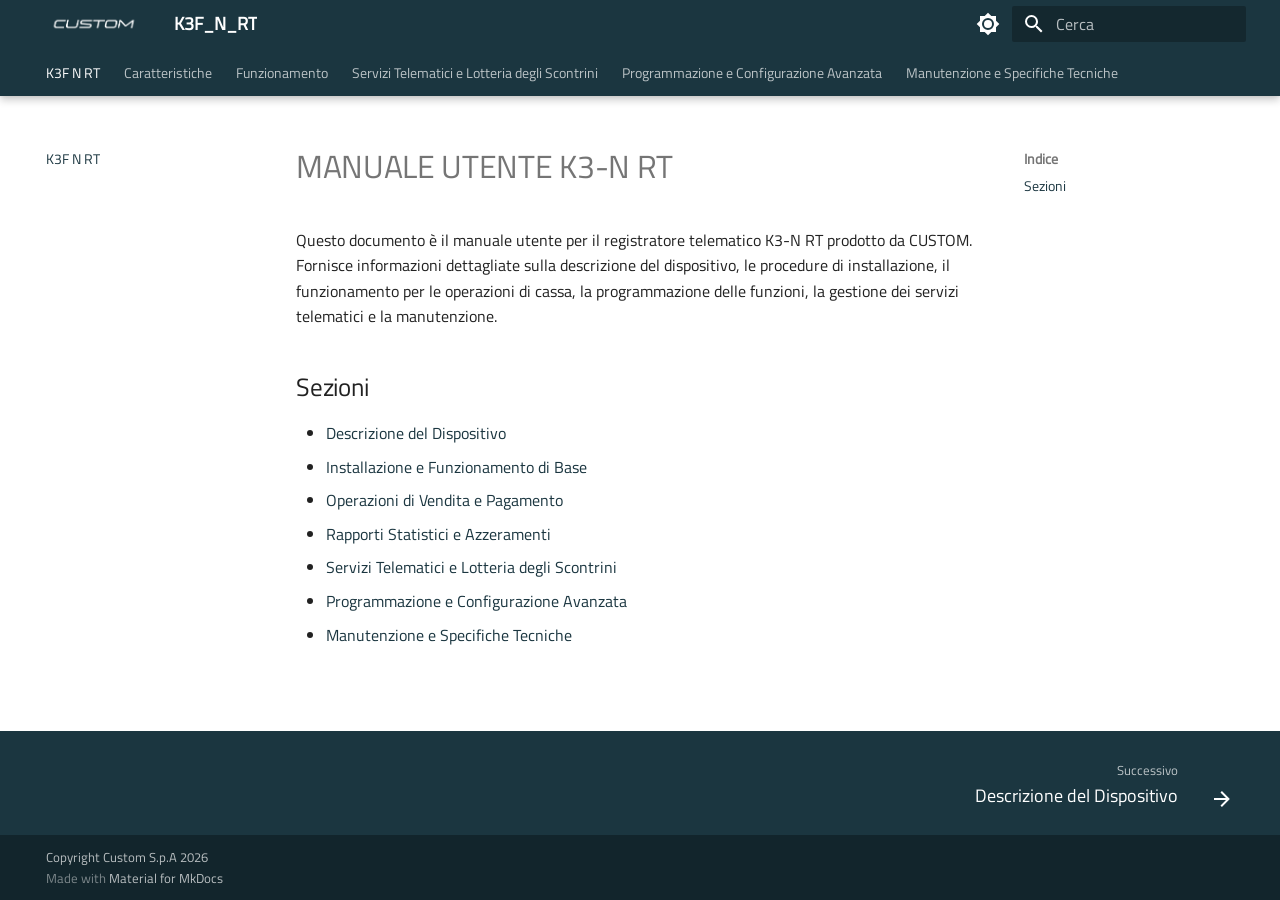
<file: index.html>
<!doctype html>
<html lang="it" class="no-js">
  <head>
    
      <meta charset="utf-8">
      <meta name="viewport" content="width=device-width,initial-scale=1">
      
      
        <meta name="author" content="Custom S.p.A.">
      
      
        <link rel="canonical" href="https://ivanrobuschi-custom.github.io/K3F_n_rt/">
      
      
      
        <link rel="next" href="descrizione-del-dispositivo/">
      
      
        
      
      
      <link rel="icon" href="assets/icons/favicon.png">
      <meta name="generator" content="mkdocs-1.6.1, mkdocs-material-9.7.6">
    
    
      
        <title>K3F_N_RT</title>
      
    
    
      <link rel="stylesheet" href="assets/stylesheets/main.484c7ddc.min.css">
      
        
        <link rel="stylesheet" href="assets/stylesheets/palette.ab4e12ef.min.css">
      
      


    
    
      
    
    
      
        
        
        <link rel="preconnect" href="https://fonts.gstatic.com" crossorigin>
        <link rel="stylesheet" href="https://fonts.googleapis.com/css?family=Roboto:300,300i,400,400i,700,700i%7CRoboto+Mono:400,400i,700,700i&display=fallback">
        <style>:root{--md-text-font:"Roboto";--md-code-font:"Roboto Mono"}</style>
      
    
    
      <link rel="stylesheet" href="stylesheets/extra.css">
    
    <script>__md_scope=new URL(".",location),__md_hash=e=>[...e].reduce(((e,_)=>(e<<5)-e+_.charCodeAt(0)),0),__md_get=(e,_=localStorage,t=__md_scope)=>JSON.parse(_.getItem(t.pathname+"."+e)),__md_set=(e,_,t=localStorage,a=__md_scope)=>{try{t.setItem(a.pathname+"."+e,JSON.stringify(_))}catch(e){}}</script>
    
      

    
    
  </head>
  
  
    
    
      
    
    
    
    
    <body dir="ltr" data-md-color-scheme="default" data-md-color-primary="custom" data-md-color-accent="indigo">
  
    
    <input class="md-toggle" data-md-toggle="drawer" type="checkbox" id="__drawer" autocomplete="off">
    <input class="md-toggle" data-md-toggle="search" type="checkbox" id="__search" autocomplete="off">
    <label class="md-overlay" for="__drawer"></label>
    <div data-md-component="skip">
      
        
        <a href="#manuale-utente-k3-n-rt" class="md-skip">
          Vai al contenuto
        </a>
      
    </div>
    <div data-md-component="announce">
      
    </div>
    
    
      

  

<header class="md-header md-header--shadow md-header--lifted" data-md-component="header">
  <nav class="md-header__inner md-grid" aria-label="Intestazione">
    <a href="." title="K3F_N_RT" class="md-header__button md-logo" aria-label="K3F_N_RT" data-md-component="logo">
      
  <img src="assets/icons/logo.png" alt="logo">

    </a>
    <label class="md-header__button md-icon" for="__drawer">
      
      <svg xmlns="http://www.w3.org/2000/svg" viewBox="0 0 24 24"><path d="M3 6h18v2H3zm0 5h18v2H3zm0 5h18v2H3z"/></svg>
    </label>
    <div class="md-header__title" data-md-component="header-title">
      <div class="md-header__ellipsis">
        <div class="md-header__topic">
          <span class="md-ellipsis">
            K3F_N_RT
          </span>
        </div>
        <div class="md-header__topic" data-md-component="header-topic">
          <span class="md-ellipsis">
            
              K3F N RT
            
          </span>
        </div>
      </div>
    </div>
    
      
        <form class="md-header__option" data-md-component="palette">
  
    
    
    
    <input class="md-option" data-md-color-media="" data-md-color-scheme="default" data-md-color-primary="custom" data-md-color-accent="indigo"  aria-label="Tema scuro"  type="radio" name="__palette" id="__palette_0">
    
      <label class="md-header__button md-icon" title="Tema scuro" for="__palette_1" hidden>
        <svg xmlns="http://www.w3.org/2000/svg" viewBox="0 0 24 24"><path d="M12 8a4 4 0 0 0-4 4 4 4 0 0 0 4 4 4 4 0 0 0 4-4 4 4 0 0 0-4-4m0 10a6 6 0 0 1-6-6 6 6 0 0 1 6-6 6 6 0 0 1 6 6 6 6 0 0 1-6 6m8-9.31V4h-4.69L12 .69 8.69 4H4v4.69L.69 12 4 15.31V20h4.69L12 23.31 15.31 20H20v-4.69L23.31 12z"/></svg>
      </label>
    
  
    
    
    
    <input class="md-option" data-md-color-media="" data-md-color-scheme="slate" data-md-color-primary="custom" data-md-color-accent="indigo"  aria-label="Tema chiaro"  type="radio" name="__palette" id="__palette_1">
    
      <label class="md-header__button md-icon" title="Tema chiaro" for="__palette_0" hidden>
        <svg xmlns="http://www.w3.org/2000/svg" viewBox="0 0 24 24"><path d="M12 18c-.89 0-1.74-.2-2.5-.55C11.56 16.5 13 14.42 13 12s-1.44-4.5-3.5-5.45C10.26 6.2 11.11 6 12 6a6 6 0 0 1 6 6 6 6 0 0 1-6 6m8-9.31V4h-4.69L12 .69 8.69 4H4v4.69L.69 12 4 15.31V20h4.69L12 23.31 15.31 20H20v-4.69L23.31 12z"/></svg>
      </label>
    
  
</form>
      
    
    
      <script>var palette=__md_get("__palette");if(palette&&palette.color){if("(prefers-color-scheme)"===palette.color.media){var media=matchMedia("(prefers-color-scheme: light)"),input=document.querySelector(media.matches?"[data-md-color-media='(prefers-color-scheme: light)']":"[data-md-color-media='(prefers-color-scheme: dark)']");palette.color.media=input.getAttribute("data-md-color-media"),palette.color.scheme=input.getAttribute("data-md-color-scheme"),palette.color.primary=input.getAttribute("data-md-color-primary"),palette.color.accent=input.getAttribute("data-md-color-accent")}for(var[key,value]of Object.entries(palette.color))document.body.setAttribute("data-md-color-"+key,value)}</script>
    
    
    
      
      
        <label class="md-header__button md-icon" for="__search">
          
          <svg xmlns="http://www.w3.org/2000/svg" viewBox="0 0 24 24"><path d="M9.5 3A6.5 6.5 0 0 1 16 9.5c0 1.61-.59 3.09-1.56 4.23l.27.27h.79l5 5-1.5 1.5-5-5v-.79l-.27-.27A6.52 6.52 0 0 1 9.5 16 6.5 6.5 0 0 1 3 9.5 6.5 6.5 0 0 1 9.5 3m0 2C7 5 5 7 5 9.5S7 14 9.5 14 14 12 14 9.5 12 5 9.5 5"/></svg>
        </label>
        <div class="md-search" data-md-component="search" role="dialog">
  <label class="md-search__overlay" for="__search"></label>
  <div class="md-search__inner" role="search">
    <form class="md-search__form" name="search">
      <input type="text" class="md-search__input" name="query" aria-label="Cerca" placeholder="Cerca" autocapitalize="off" autocorrect="off" autocomplete="off" spellcheck="false" data-md-component="search-query" required>
      <label class="md-search__icon md-icon" for="__search">
        
        <svg xmlns="http://www.w3.org/2000/svg" viewBox="0 0 24 24"><path d="M9.5 3A6.5 6.5 0 0 1 16 9.5c0 1.61-.59 3.09-1.56 4.23l.27.27h.79l5 5-1.5 1.5-5-5v-.79l-.27-.27A6.52 6.52 0 0 1 9.5 16 6.5 6.5 0 0 1 3 9.5 6.5 6.5 0 0 1 9.5 3m0 2C7 5 5 7 5 9.5S7 14 9.5 14 14 12 14 9.5 12 5 9.5 5"/></svg>
        
        <svg xmlns="http://www.w3.org/2000/svg" viewBox="0 0 24 24"><path d="M20 11v2H8l5.5 5.5-1.42 1.42L4.16 12l7.92-7.92L13.5 5.5 8 11z"/></svg>
      </label>
      <nav class="md-search__options" aria-label="Cerca">
        
          <a href="javascript:void(0)" class="md-search__icon md-icon" title="Condividi" aria-label="Condividi" data-clipboard data-clipboard-text="" data-md-component="search-share" tabindex="-1">
            
            <svg xmlns="http://www.w3.org/2000/svg" viewBox="0 0 24 24"><path d="M18 16.08c-.76 0-1.44.3-1.96.77L8.91 12.7c.05-.23.09-.46.09-.7s-.04-.47-.09-.7l7.05-4.11c.54.5 1.25.81 2.04.81a3 3 0 0 0 3-3 3 3 0 0 0-3-3 3 3 0 0 0-3 3c0 .24.04.47.09.7L8.04 9.81C7.5 9.31 6.79 9 6 9a3 3 0 0 0-3 3 3 3 0 0 0 3 3c.79 0 1.5-.31 2.04-.81l7.12 4.15c-.05.21-.08.43-.08.66 0 1.61 1.31 2.91 2.92 2.91s2.92-1.3 2.92-2.91A2.92 2.92 0 0 0 18 16.08"/></svg>
          </a>
        
        <button type="reset" class="md-search__icon md-icon" title="Cancella" aria-label="Cancella" tabindex="-1">
          
          <svg xmlns="http://www.w3.org/2000/svg" viewBox="0 0 24 24"><path d="M19 6.41 17.59 5 12 10.59 6.41 5 5 6.41 10.59 12 5 17.59 6.41 19 12 13.41 17.59 19 19 17.59 13.41 12z"/></svg>
        </button>
      </nav>
      
        <div class="md-search__suggest" data-md-component="search-suggest"></div>
      
    </form>
    <div class="md-search__output">
      <div class="md-search__scrollwrap" tabindex="0" data-md-scrollfix>
        <div class="md-search-result" data-md-component="search-result">
          <div class="md-search-result__meta">
            Inizializza la ricerca
          </div>
          <ol class="md-search-result__list" role="presentation"></ol>
        </div>
      </div>
    </div>
  </div>
</div>
      
    
    
  </nav>
  
    
      
<nav class="md-tabs" aria-label="Tabs" data-md-component="tabs">
  <div class="md-grid">
    <ul class="md-tabs__list">
      
        
  
  
  
    
  
  
    <li class="md-tabs__item md-tabs__item--active">
      <a href="." class="md-tabs__link">
        
  
  
    
  
  K3F N RT

      </a>
    </li>
  

      
        
  
  
  
  
    
    
      <li class="md-tabs__item">
        <a href="descrizione-del-dispositivo/" class="md-tabs__link">
          
  
  
    
  
  Caratteristiche

        </a>
      </li>
    
  

      
        
  
  
  
  
    
    
      <li class="md-tabs__item">
        <a href="operazioni-di-vendita-e-pagamento/" class="md-tabs__link">
          
  
  
    
  
  Funzionamento

        </a>
      </li>
    
  

      
        
  
  
  
  
    <li class="md-tabs__item">
      <a href="servizi-telematici-e-lotteria-degli-scontrini/" class="md-tabs__link">
        
  
  
    
  
  Servizi Telematici e Lotteria degli Scontrini

      </a>
    </li>
  

      
        
  
  
  
  
    <li class="md-tabs__item">
      <a href="programmazione-e-configurazione-avanzata/" class="md-tabs__link">
        
  
  
    
  
  Programmazione e Configurazione Avanzata

      </a>
    </li>
  

      
        
  
  
  
  
    <li class="md-tabs__item">
      <a href="manutenzione-e-specifiche-tecniche/" class="md-tabs__link">
        
  
  
    
  
  Manutenzione e Specifiche Tecniche

      </a>
    </li>
  

      
    </ul>
  </div>
</nav>
    
  
</header>
    
    <div class="md-container" data-md-component="container">
      
      
        
      
      <main class="md-main" data-md-component="main">
        <div class="md-main__inner md-grid">
          
            
              
              <div class="md-sidebar md-sidebar--primary" data-md-component="sidebar" data-md-type="navigation" >
                <div class="md-sidebar__scrollwrap">
                  <div class="md-sidebar__inner">
                    


  


<nav class="md-nav md-nav--primary md-nav--lifted" aria-label="Navigazione" data-md-level="0">
  <label class="md-nav__title" for="__drawer">
    <a href="." title="K3F_N_RT" class="md-nav__button md-logo" aria-label="K3F_N_RT" data-md-component="logo">
      
  <img src="assets/icons/logo.png" alt="logo">

    </a>
    K3F_N_RT
  </label>
  
  <ul class="md-nav__list" data-md-scrollfix>
    
      
      
  
  
    
  
  
  
    <li class="md-nav__item md-nav__item--active">
      
      <input class="md-nav__toggle md-toggle" type="checkbox" id="__toc">
      
      
        
      
      
        <label class="md-nav__link md-nav__link--active" for="__toc">
          
  
  
  <span class="md-ellipsis">
    
  
    K3F N RT
  

    
  </span>
  
  

          <span class="md-nav__icon md-icon"></span>
        </label>
      
      <a href="." class="md-nav__link md-nav__link--active">
        
  
  
  <span class="md-ellipsis">
    
  
    K3F N RT
  

    
  </span>
  
  

      </a>
      
        

<nav class="md-nav md-nav--secondary" aria-label="Indice">
  
  
  
    
  
  
    <label class="md-nav__title" for="__toc">
      <span class="md-nav__icon md-icon"></span>
      Indice
    </label>
    <ul class="md-nav__list" data-md-component="toc" data-md-scrollfix>
      
        <li class="md-nav__item">
  <a href="#sezioni" class="md-nav__link">
    <span class="md-ellipsis">
      
        Sezioni
      
    </span>
  </a>
  
</li>
      
    </ul>
  
</nav>
      
    </li>
  

    
      
      
  
  
  
  
    
    
      
        
      
        
      
    
    
    
      
      
        
      
    
    
      
        
        
      
    
    <li class="md-nav__item md-nav__item--pruned md-nav__item--nested">
      
        
  
  
  
    <a href="descrizione-del-dispositivo/" class="md-nav__link">
      
  
  
  <span class="md-ellipsis">
    
  
    Caratteristiche
  

    
  </span>
  
  

      
        <span class="md-nav__icon md-icon"></span>
      
    </a>
  

      
    </li>
  

    
      
      
  
  
  
  
    
    
      
        
      
        
      
    
    
    
      
      
        
      
    
    
      
        
        
      
    
    <li class="md-nav__item md-nav__item--pruned md-nav__item--nested">
      
        
  
  
  
    <a href="operazioni-di-vendita-e-pagamento/" class="md-nav__link">
      
  
  
  <span class="md-ellipsis">
    
  
    Funzionamento
  

    
  </span>
  
  

      
        <span class="md-nav__icon md-icon"></span>
      
    </a>
  

      
    </li>
  

    
      
      
  
  
  
  
    <li class="md-nav__item">
      <a href="servizi-telematici-e-lotteria-degli-scontrini/" class="md-nav__link">
        
  
  
  <span class="md-ellipsis">
    
  
    Servizi Telematici e Lotteria degli Scontrini
  

    
  </span>
  
  

      </a>
    </li>
  

    
      
      
  
  
  
  
    <li class="md-nav__item">
      <a href="programmazione-e-configurazione-avanzata/" class="md-nav__link">
        
  
  
  <span class="md-ellipsis">
    
  
    Programmazione e Configurazione Avanzata
  

    
  </span>
  
  

      </a>
    </li>
  

    
      
      
  
  
  
  
    <li class="md-nav__item">
      <a href="manutenzione-e-specifiche-tecniche/" class="md-nav__link">
        
  
  
  <span class="md-ellipsis">
    
  
    Manutenzione e Specifiche Tecniche
  

    
  </span>
  
  

      </a>
    </li>
  

    
  </ul>
</nav>
                  </div>
                </div>
              </div>
            
            
              
              <div class="md-sidebar md-sidebar--secondary" data-md-component="sidebar" data-md-type="toc" >
                <div class="md-sidebar__scrollwrap">
                  <div class="md-sidebar__inner">
                    

<nav class="md-nav md-nav--secondary" aria-label="Indice">
  
  
  
    
  
  
    <label class="md-nav__title" for="__toc">
      <span class="md-nav__icon md-icon"></span>
      Indice
    </label>
    <ul class="md-nav__list" data-md-component="toc" data-md-scrollfix>
      
        <li class="md-nav__item">
  <a href="#sezioni" class="md-nav__link">
    <span class="md-ellipsis">
      
        Sezioni
      
    </span>
  </a>
  
</li>
      
    </ul>
  
</nav>
                  </div>
                </div>
              </div>
            
          
          
            <div class="md-content" data-md-component="content">
              
                



  


              
              <article class="md-content__inner md-typeset">
                
                  



<h1 id="manuale-utente-k3-n-rt">MANUALE UTENTE K3-N RT<a class="headerlink" href="#manuale-utente-k3-n-rt" title="Permanent link">&para;</a></h1>
<p>Questo documento è il manuale utente per il registratore telematico K3-N RT prodotto da CUSTOM. Fornisce informazioni dettagliate sulla descrizione del dispositivo, le procedure di installazione, il funzionamento per le operazioni di cassa, la programmazione delle funzioni, la gestione dei servizi telematici e la manutenzione.</p>
<h2 id="sezioni">Sezioni<a class="headerlink" href="#sezioni" title="Permanent link">&para;</a></h2>
<ul>
<li><a href="descrizione-del-dispositivo/">Descrizione del Dispositivo</a></li>
<li><a href="installazione-e-funzionamento-di-base/">Installazione e Funzionamento di Base</a></li>
<li><a href="operazioni-di-vendita-e-pagamento/">Operazioni di Vendita e Pagamento</a></li>
<li><a href="rapporti-statistici-e-azzeramenti/">Rapporti Statistici e Azzeramenti</a></li>
<li><a href="servizi-telematici-e-lotteria-degli-scontrini/">Servizi Telematici e Lotteria degli Scontrini</a></li>
<li><a href="programmazione-e-configurazione-avanzata/">Programmazione e Configurazione Avanzata</a></li>
<li><a href="manutenzione-e-specifiche-tecniche/">Manutenzione e Specifiche Tecniche</a></li>
</ul>












                
              </article>
            </div>
          
          
<script>var target=document.getElementById(location.hash.slice(1));target&&target.name&&(target.checked=target.name.startsWith("__tabbed_"))</script>
        </div>
        
          <button type="button" class="md-top md-icon" data-md-component="top" hidden>
  
  <svg xmlns="http://www.w3.org/2000/svg" viewBox="0 0 24 24"><path d="M13 20h-2V8l-5.5 5.5-1.42-1.42L12 4.16l7.92 7.92-1.42 1.42L13 8z"/></svg>
  Torna su
</button>
        
      </main>
      
        <footer class="md-footer">
  
    
      
      <nav class="md-footer__inner md-grid" aria-label="Piede" >
        
        
          
          <a href="descrizione-del-dispositivo/" class="md-footer__link md-footer__link--next" aria-label="Successivo: Descrizione del Dispositivo">
            <div class="md-footer__title">
              <span class="md-footer__direction">
                Successivo
              </span>
              <div class="md-ellipsis">
                Descrizione del Dispositivo
              </div>
            </div>
            <div class="md-footer__button md-icon">
              
              <svg xmlns="http://www.w3.org/2000/svg" viewBox="0 0 24 24"><path d="M4 11v2h12l-5.5 5.5 1.42 1.42L19.84 12l-7.92-7.92L10.5 5.5 16 11z"/></svg>
            </div>
          </a>
        
      </nav>
    
  
  <div class="md-footer-meta md-typeset">
    <div class="md-footer-meta__inner md-grid">
      <div class="md-copyright">
  
    <div class="md-copyright__highlight">
      Copyright Custom S.p.A 2026
    </div>
  
  
    Made with
    <a href="https://squidfunk.github.io/mkdocs-material/" target="_blank" rel="noopener">
      Material for MkDocs
    </a>
  
</div>
      
    </div>
  </div>
</footer>
      
    </div>
    <div class="md-dialog" data-md-component="dialog">
      <div class="md-dialog__inner md-typeset"></div>
    </div>
    
      <div class="md-progress" data-md-component="progress" role="progressbar"></div>
    
    
    
      
      
      <script id="__config" type="application/json">{"annotate": null, "base": ".", "features": ["navigation.instant", "navigation.instant.prefetch", "navigation.instant.progress", "navigation.tracking", "navigation.tabs", "navigation.tabs.sticky", "navigation.path", "navigation.sections", "navigation.prune", "navigation.indexes", "navigation.top", "search.suggest", "search.highlight", "search.share", "navigation.footer"], "search": "assets/javascripts/workers/search.2c215733.min.js", "tags": null, "translations": {"clipboard.copied": "Copiato", "clipboard.copy": "Copia", "search.result.more.one": "1 altro in questa pagina", "search.result.more.other": "# altri in questa pagina", "search.result.none": "Nessun documento trovato", "search.result.one": "1 documento trovato", "search.result.other": "# documenti trovati", "search.result.placeholder": "Scrivi per iniziare a cercare", "search.result.term.missing": "Non presente", "select.version": "Seleziona la versione"}, "version": null}</script>
    
    
      <script src="assets/javascripts/bundle.79ae519e.min.js"></script>
      
    
  </body>
</html>
</file>
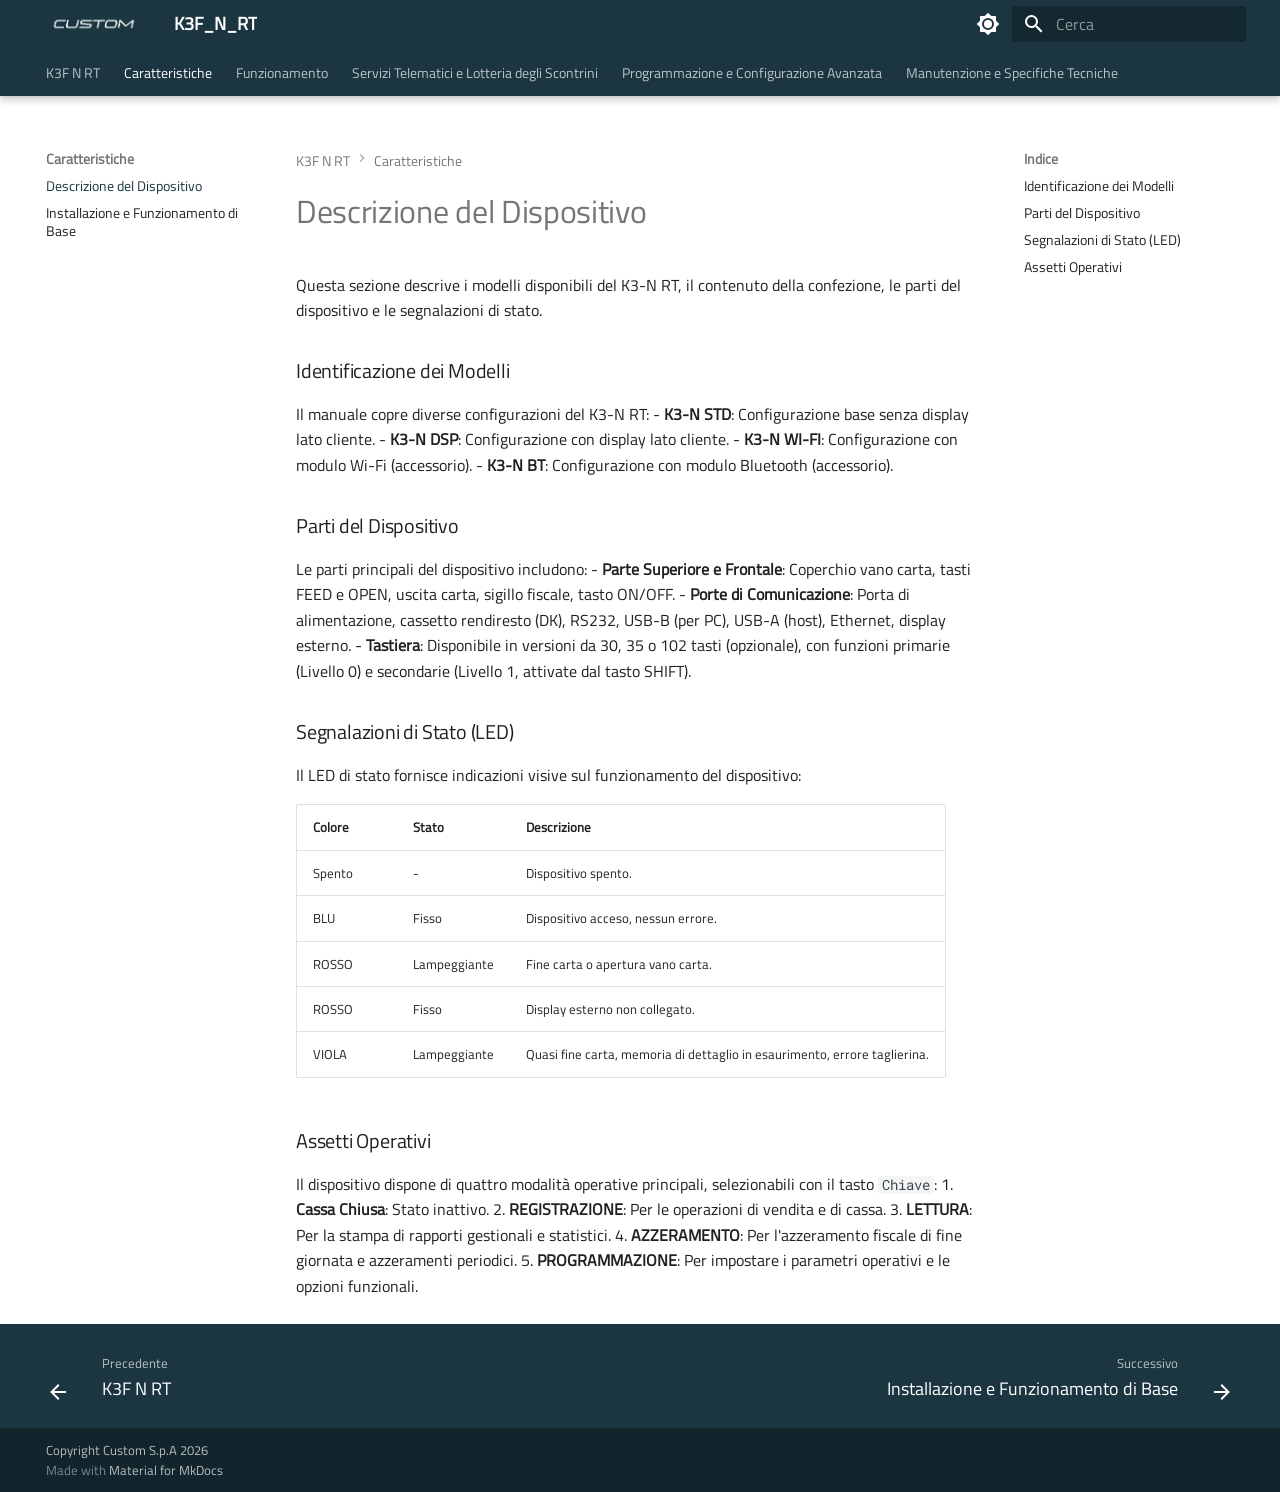
<file: descrizione-del-dispositivo/index.html>
<!doctype html>
<html lang="it" class="no-js">
  <head>
    
      <meta charset="utf-8">
      <meta name="viewport" content="width=device-width,initial-scale=1">
      
      
        <meta name="author" content="Custom S.p.A.">
      
      
        <link rel="canonical" href="https://ivanrobuschi-custom.github.io/K3F_n_rt/descrizione-del-dispositivo/">
      
      
        <link rel="prev" href="..">
      
      
        <link rel="next" href="../installazione-e-funzionamento-di-base/">
      
      
        
      
      
      <link rel="icon" href="../assets/icons/favicon.png">
      <meta name="generator" content="mkdocs-1.6.1, mkdocs-material-9.7.6">
    
    
      
        <title>Descrizione del Dispositivo - K3F_N_RT</title>
      
    
    
      <link rel="stylesheet" href="../assets/stylesheets/main.484c7ddc.min.css">
      
        
        <link rel="stylesheet" href="../assets/stylesheets/palette.ab4e12ef.min.css">
      
      


    
    
      
    
    
      
        
        
        <link rel="preconnect" href="https://fonts.gstatic.com" crossorigin>
        <link rel="stylesheet" href="https://fonts.googleapis.com/css?family=Roboto:300,300i,400,400i,700,700i%7CRoboto+Mono:400,400i,700,700i&display=fallback">
        <style>:root{--md-text-font:"Roboto";--md-code-font:"Roboto Mono"}</style>
      
    
    
      <link rel="stylesheet" href="../stylesheets/extra.css">
    
    <script>__md_scope=new URL("..",location),__md_hash=e=>[...e].reduce(((e,_)=>(e<<5)-e+_.charCodeAt(0)),0),__md_get=(e,_=localStorage,t=__md_scope)=>JSON.parse(_.getItem(t.pathname+"."+e)),__md_set=(e,_,t=localStorage,a=__md_scope)=>{try{t.setItem(a.pathname+"."+e,JSON.stringify(_))}catch(e){}}</script>
    
      

    
    
  </head>
  
  
    
    
      
    
    
    
    
    <body dir="ltr" data-md-color-scheme="default" data-md-color-primary="custom" data-md-color-accent="indigo">
  
    
    <input class="md-toggle" data-md-toggle="drawer" type="checkbox" id="__drawer" autocomplete="off">
    <input class="md-toggle" data-md-toggle="search" type="checkbox" id="__search" autocomplete="off">
    <label class="md-overlay" for="__drawer"></label>
    <div data-md-component="skip">
      
        
        <a href="#descrizione-del-dispositivo" class="md-skip">
          Vai al contenuto
        </a>
      
    </div>
    <div data-md-component="announce">
      
    </div>
    
    
      

  

<header class="md-header md-header--shadow md-header--lifted" data-md-component="header">
  <nav class="md-header__inner md-grid" aria-label="Intestazione">
    <a href=".." title="K3F_N_RT" class="md-header__button md-logo" aria-label="K3F_N_RT" data-md-component="logo">
      
  <img src="../assets/icons/logo.png" alt="logo">

    </a>
    <label class="md-header__button md-icon" for="__drawer">
      
      <svg xmlns="http://www.w3.org/2000/svg" viewBox="0 0 24 24"><path d="M3 6h18v2H3zm0 5h18v2H3zm0 5h18v2H3z"/></svg>
    </label>
    <div class="md-header__title" data-md-component="header-title">
      <div class="md-header__ellipsis">
        <div class="md-header__topic">
          <span class="md-ellipsis">
            K3F_N_RT
          </span>
        </div>
        <div class="md-header__topic" data-md-component="header-topic">
          <span class="md-ellipsis">
            
              Descrizione del Dispositivo
            
          </span>
        </div>
      </div>
    </div>
    
      
        <form class="md-header__option" data-md-component="palette">
  
    
    
    
    <input class="md-option" data-md-color-media="" data-md-color-scheme="default" data-md-color-primary="custom" data-md-color-accent="indigo"  aria-label="Tema scuro"  type="radio" name="__palette" id="__palette_0">
    
      <label class="md-header__button md-icon" title="Tema scuro" for="__palette_1" hidden>
        <svg xmlns="http://www.w3.org/2000/svg" viewBox="0 0 24 24"><path d="M12 8a4 4 0 0 0-4 4 4 4 0 0 0 4 4 4 4 0 0 0 4-4 4 4 0 0 0-4-4m0 10a6 6 0 0 1-6-6 6 6 0 0 1 6-6 6 6 0 0 1 6 6 6 6 0 0 1-6 6m8-9.31V4h-4.69L12 .69 8.69 4H4v4.69L.69 12 4 15.31V20h4.69L12 23.31 15.31 20H20v-4.69L23.31 12z"/></svg>
      </label>
    
  
    
    
    
    <input class="md-option" data-md-color-media="" data-md-color-scheme="slate" data-md-color-primary="custom" data-md-color-accent="indigo"  aria-label="Tema chiaro"  type="radio" name="__palette" id="__palette_1">
    
      <label class="md-header__button md-icon" title="Tema chiaro" for="__palette_0" hidden>
        <svg xmlns="http://www.w3.org/2000/svg" viewBox="0 0 24 24"><path d="M12 18c-.89 0-1.74-.2-2.5-.55C11.56 16.5 13 14.42 13 12s-1.44-4.5-3.5-5.45C10.26 6.2 11.11 6 12 6a6 6 0 0 1 6 6 6 6 0 0 1-6 6m8-9.31V4h-4.69L12 .69 8.69 4H4v4.69L.69 12 4 15.31V20h4.69L12 23.31 15.31 20H20v-4.69L23.31 12z"/></svg>
      </label>
    
  
</form>
      
    
    
      <script>var palette=__md_get("__palette");if(palette&&palette.color){if("(prefers-color-scheme)"===palette.color.media){var media=matchMedia("(prefers-color-scheme: light)"),input=document.querySelector(media.matches?"[data-md-color-media='(prefers-color-scheme: light)']":"[data-md-color-media='(prefers-color-scheme: dark)']");palette.color.media=input.getAttribute("data-md-color-media"),palette.color.scheme=input.getAttribute("data-md-color-scheme"),palette.color.primary=input.getAttribute("data-md-color-primary"),palette.color.accent=input.getAttribute("data-md-color-accent")}for(var[key,value]of Object.entries(palette.color))document.body.setAttribute("data-md-color-"+key,value)}</script>
    
    
    
      
      
        <label class="md-header__button md-icon" for="__search">
          
          <svg xmlns="http://www.w3.org/2000/svg" viewBox="0 0 24 24"><path d="M9.5 3A6.5 6.5 0 0 1 16 9.5c0 1.61-.59 3.09-1.56 4.23l.27.27h.79l5 5-1.5 1.5-5-5v-.79l-.27-.27A6.52 6.52 0 0 1 9.5 16 6.5 6.5 0 0 1 3 9.5 6.5 6.5 0 0 1 9.5 3m0 2C7 5 5 7 5 9.5S7 14 9.5 14 14 12 14 9.5 12 5 9.5 5"/></svg>
        </label>
        <div class="md-search" data-md-component="search" role="dialog">
  <label class="md-search__overlay" for="__search"></label>
  <div class="md-search__inner" role="search">
    <form class="md-search__form" name="search">
      <input type="text" class="md-search__input" name="query" aria-label="Cerca" placeholder="Cerca" autocapitalize="off" autocorrect="off" autocomplete="off" spellcheck="false" data-md-component="search-query" required>
      <label class="md-search__icon md-icon" for="__search">
        
        <svg xmlns="http://www.w3.org/2000/svg" viewBox="0 0 24 24"><path d="M9.5 3A6.5 6.5 0 0 1 16 9.5c0 1.61-.59 3.09-1.56 4.23l.27.27h.79l5 5-1.5 1.5-5-5v-.79l-.27-.27A6.52 6.52 0 0 1 9.5 16 6.5 6.5 0 0 1 3 9.5 6.5 6.5 0 0 1 9.5 3m0 2C7 5 5 7 5 9.5S7 14 9.5 14 14 12 14 9.5 12 5 9.5 5"/></svg>
        
        <svg xmlns="http://www.w3.org/2000/svg" viewBox="0 0 24 24"><path d="M20 11v2H8l5.5 5.5-1.42 1.42L4.16 12l7.92-7.92L13.5 5.5 8 11z"/></svg>
      </label>
      <nav class="md-search__options" aria-label="Cerca">
        
          <a href="javascript:void(0)" class="md-search__icon md-icon" title="Condividi" aria-label="Condividi" data-clipboard data-clipboard-text="" data-md-component="search-share" tabindex="-1">
            
            <svg xmlns="http://www.w3.org/2000/svg" viewBox="0 0 24 24"><path d="M18 16.08c-.76 0-1.44.3-1.96.77L8.91 12.7c.05-.23.09-.46.09-.7s-.04-.47-.09-.7l7.05-4.11c.54.5 1.25.81 2.04.81a3 3 0 0 0 3-3 3 3 0 0 0-3-3 3 3 0 0 0-3 3c0 .24.04.47.09.7L8.04 9.81C7.5 9.31 6.79 9 6 9a3 3 0 0 0-3 3 3 3 0 0 0 3 3c.79 0 1.5-.31 2.04-.81l7.12 4.15c-.05.21-.08.43-.08.66 0 1.61 1.31 2.91 2.92 2.91s2.92-1.3 2.92-2.91A2.92 2.92 0 0 0 18 16.08"/></svg>
          </a>
        
        <button type="reset" class="md-search__icon md-icon" title="Cancella" aria-label="Cancella" tabindex="-1">
          
          <svg xmlns="http://www.w3.org/2000/svg" viewBox="0 0 24 24"><path d="M19 6.41 17.59 5 12 10.59 6.41 5 5 6.41 10.59 12 5 17.59 6.41 19 12 13.41 17.59 19 19 17.59 13.41 12z"/></svg>
        </button>
      </nav>
      
        <div class="md-search__suggest" data-md-component="search-suggest"></div>
      
    </form>
    <div class="md-search__output">
      <div class="md-search__scrollwrap" tabindex="0" data-md-scrollfix>
        <div class="md-search-result" data-md-component="search-result">
          <div class="md-search-result__meta">
            Inizializza la ricerca
          </div>
          <ol class="md-search-result__list" role="presentation"></ol>
        </div>
      </div>
    </div>
  </div>
</div>
      
    
    
  </nav>
  
    
      
<nav class="md-tabs" aria-label="Tabs" data-md-component="tabs">
  <div class="md-grid">
    <ul class="md-tabs__list">
      
        
  
  
  
  
    <li class="md-tabs__item">
      <a href=".." class="md-tabs__link">
        
  
  
    
  
  K3F N RT

      </a>
    </li>
  

      
        
  
  
  
    
  
  
    
    
      <li class="md-tabs__item md-tabs__item--active">
        <a href="./" class="md-tabs__link">
          
  
  
    
  
  Caratteristiche

        </a>
      </li>
    
  

      
        
  
  
  
  
    
    
      <li class="md-tabs__item">
        <a href="../operazioni-di-vendita-e-pagamento/" class="md-tabs__link">
          
  
  
    
  
  Funzionamento

        </a>
      </li>
    
  

      
        
  
  
  
  
    <li class="md-tabs__item">
      <a href="../servizi-telematici-e-lotteria-degli-scontrini/" class="md-tabs__link">
        
  
  
    
  
  Servizi Telematici e Lotteria degli Scontrini

      </a>
    </li>
  

      
        
  
  
  
  
    <li class="md-tabs__item">
      <a href="../programmazione-e-configurazione-avanzata/" class="md-tabs__link">
        
  
  
    
  
  Programmazione e Configurazione Avanzata

      </a>
    </li>
  

      
        
  
  
  
  
    <li class="md-tabs__item">
      <a href="../manutenzione-e-specifiche-tecniche/" class="md-tabs__link">
        
  
  
    
  
  Manutenzione e Specifiche Tecniche

      </a>
    </li>
  

      
    </ul>
  </div>
</nav>
    
  
</header>
    
    <div class="md-container" data-md-component="container">
      
      
        
      
      <main class="md-main" data-md-component="main">
        <div class="md-main__inner md-grid">
          
            
              
              <div class="md-sidebar md-sidebar--primary" data-md-component="sidebar" data-md-type="navigation" >
                <div class="md-sidebar__scrollwrap">
                  <div class="md-sidebar__inner">
                    


  


<nav class="md-nav md-nav--primary md-nav--lifted" aria-label="Navigazione" data-md-level="0">
  <label class="md-nav__title" for="__drawer">
    <a href=".." title="K3F_N_RT" class="md-nav__button md-logo" aria-label="K3F_N_RT" data-md-component="logo">
      
  <img src="../assets/icons/logo.png" alt="logo">

    </a>
    K3F_N_RT
  </label>
  
  <ul class="md-nav__list" data-md-scrollfix>
    
      
      
  
  
  
  
    <li class="md-nav__item">
      <a href=".." class="md-nav__link">
        
  
  
  <span class="md-ellipsis">
    
  
    K3F N RT
  

    
  </span>
  
  

      </a>
    </li>
  

    
      
      
  
  
    
  
  
  
    
    
      
        
      
        
      
    
    
    
      
        
        
      
      
        
      
    
    
      
    
    <li class="md-nav__item md-nav__item--active md-nav__item--section md-nav__item--nested">
      
        
        
        <input class="md-nav__toggle md-toggle " type="checkbox" id="__nav_2" checked>
        
          
          <label class="md-nav__link" for="__nav_2" id="__nav_2_label" tabindex="">
            
  
  
  <span class="md-ellipsis">
    
  
    Caratteristiche
  

    
  </span>
  
  

            <span class="md-nav__icon md-icon"></span>
          </label>
        
        <nav class="md-nav" data-md-level="1" aria-labelledby="__nav_2_label" aria-expanded="true">
          <label class="md-nav__title" for="__nav_2">
            <span class="md-nav__icon md-icon"></span>
            
  
    Caratteristiche
  

          </label>
          <ul class="md-nav__list" data-md-scrollfix>
            
              
                
  
  
    
  
  
  
    <li class="md-nav__item md-nav__item--active">
      
      <input class="md-nav__toggle md-toggle" type="checkbox" id="__toc">
      
      
        
      
      
        <label class="md-nav__link md-nav__link--active" for="__toc">
          
  
  
  <span class="md-ellipsis">
    
  
    Descrizione del Dispositivo
  

    
  </span>
  
  

          <span class="md-nav__icon md-icon"></span>
        </label>
      
      <a href="./" class="md-nav__link md-nav__link--active">
        
  
  
  <span class="md-ellipsis">
    
  
    Descrizione del Dispositivo
  

    
  </span>
  
  

      </a>
      
        

<nav class="md-nav md-nav--secondary" aria-label="Indice">
  
  
  
    
  
  
    <label class="md-nav__title" for="__toc">
      <span class="md-nav__icon md-icon"></span>
      Indice
    </label>
    <ul class="md-nav__list" data-md-component="toc" data-md-scrollfix>
      
        <li class="md-nav__item">
  <a href="#identificazione-dei-modelli" class="md-nav__link">
    <span class="md-ellipsis">
      
        Identificazione dei Modelli
      
    </span>
  </a>
  
</li>
      
        <li class="md-nav__item">
  <a href="#parti-del-dispositivo" class="md-nav__link">
    <span class="md-ellipsis">
      
        Parti del Dispositivo
      
    </span>
  </a>
  
</li>
      
        <li class="md-nav__item">
  <a href="#segnalazioni-di-stato-led" class="md-nav__link">
    <span class="md-ellipsis">
      
        Segnalazioni di Stato (LED)
      
    </span>
  </a>
  
</li>
      
        <li class="md-nav__item">
  <a href="#assetti-operativi" class="md-nav__link">
    <span class="md-ellipsis">
      
        Assetti Operativi
      
    </span>
  </a>
  
</li>
      
    </ul>
  
</nav>
      
    </li>
  

              
            
              
                
  
  
  
  
    <li class="md-nav__item">
      <a href="../installazione-e-funzionamento-di-base/" class="md-nav__link">
        
  
  
  <span class="md-ellipsis">
    
  
    Installazione e Funzionamento di Base
  

    
  </span>
  
  

      </a>
    </li>
  

              
            
          </ul>
        </nav>
      
    </li>
  

    
      
      
  
  
  
  
    
    
      
        
      
        
      
    
    
    
      
      
        
      
    
    
      
        
        
      
    
    <li class="md-nav__item md-nav__item--pruned md-nav__item--nested">
      
        
  
  
  
    <a href="../operazioni-di-vendita-e-pagamento/" class="md-nav__link">
      
  
  
  <span class="md-ellipsis">
    
  
    Funzionamento
  

    
  </span>
  
  

      
        <span class="md-nav__icon md-icon"></span>
      
    </a>
  

      
    </li>
  

    
      
      
  
  
  
  
    <li class="md-nav__item">
      <a href="../servizi-telematici-e-lotteria-degli-scontrini/" class="md-nav__link">
        
  
  
  <span class="md-ellipsis">
    
  
    Servizi Telematici e Lotteria degli Scontrini
  

    
  </span>
  
  

      </a>
    </li>
  

    
      
      
  
  
  
  
    <li class="md-nav__item">
      <a href="../programmazione-e-configurazione-avanzata/" class="md-nav__link">
        
  
  
  <span class="md-ellipsis">
    
  
    Programmazione e Configurazione Avanzata
  

    
  </span>
  
  

      </a>
    </li>
  

    
      
      
  
  
  
  
    <li class="md-nav__item">
      <a href="../manutenzione-e-specifiche-tecniche/" class="md-nav__link">
        
  
  
  <span class="md-ellipsis">
    
  
    Manutenzione e Specifiche Tecniche
  

    
  </span>
  
  

      </a>
    </li>
  

    
  </ul>
</nav>
                  </div>
                </div>
              </div>
            
            
              
              <div class="md-sidebar md-sidebar--secondary" data-md-component="sidebar" data-md-type="toc" >
                <div class="md-sidebar__scrollwrap">
                  <div class="md-sidebar__inner">
                    

<nav class="md-nav md-nav--secondary" aria-label="Indice">
  
  
  
    
  
  
    <label class="md-nav__title" for="__toc">
      <span class="md-nav__icon md-icon"></span>
      Indice
    </label>
    <ul class="md-nav__list" data-md-component="toc" data-md-scrollfix>
      
        <li class="md-nav__item">
  <a href="#identificazione-dei-modelli" class="md-nav__link">
    <span class="md-ellipsis">
      
        Identificazione dei Modelli
      
    </span>
  </a>
  
</li>
      
        <li class="md-nav__item">
  <a href="#parti-del-dispositivo" class="md-nav__link">
    <span class="md-ellipsis">
      
        Parti del Dispositivo
      
    </span>
  </a>
  
</li>
      
        <li class="md-nav__item">
  <a href="#segnalazioni-di-stato-led" class="md-nav__link">
    <span class="md-ellipsis">
      
        Segnalazioni di Stato (LED)
      
    </span>
  </a>
  
</li>
      
        <li class="md-nav__item">
  <a href="#assetti-operativi" class="md-nav__link">
    <span class="md-ellipsis">
      
        Assetti Operativi
      
    </span>
  </a>
  
</li>
      
    </ul>
  
</nav>
                  </div>
                </div>
              </div>
            
          
          
            <div class="md-content" data-md-component="content">
              
                



  


  <nav class="md-path" aria-label="Navigazione" >
    <ol class="md-path__list">
      
        
  
  
    <li class="md-path__item">
      <a href=".." class="md-path__link">
        
  <span class="md-ellipsis">
    K3F N RT
  </span>

      </a>
    </li>
  

      
      
        
  
  
    
    
      <li class="md-path__item">
        <a href="./" class="md-path__link">
          
  <span class="md-ellipsis">
    Caratteristiche
  </span>

        </a>
      </li>
    
  

      
    </ol>
  </nav>

              
              <article class="md-content__inner md-typeset">
                
                  



<h1 id="descrizione-del-dispositivo">Descrizione del Dispositivo<a class="headerlink" href="#descrizione-del-dispositivo" title="Permanent link">&para;</a></h1>
<p>Questa sezione descrive i modelli disponibili del K3-N RT, il contenuto della confezione, le parti del dispositivo e le segnalazioni di stato.</p>
<h3 id="identificazione-dei-modelli">Identificazione dei Modelli<a class="headerlink" href="#identificazione-dei-modelli" title="Permanent link">&para;</a></h3>
<p>Il manuale copre diverse configurazioni del K3-N RT:
- <strong>K3-N STD</strong>: Configurazione base senza display lato cliente.
- <strong>K3-N DSP</strong>: Configurazione con display lato cliente.
- <strong>K3-N WI-FI</strong>: Configurazione con modulo Wi-Fi (accessorio).
- <strong>K3-N BT</strong>: Configurazione con modulo Bluetooth (accessorio).</p>
<h3 id="parti-del-dispositivo">Parti del Dispositivo<a class="headerlink" href="#parti-del-dispositivo" title="Permanent link">&para;</a></h3>
<p>Le parti principali del dispositivo includono:
- <strong>Parte Superiore e Frontale</strong>: Coperchio vano carta, tasti FEED e OPEN, uscita carta, sigillo fiscale, tasto ON/OFF.
- <strong>Porte di Comunicazione</strong>: Porta di alimentazione, cassetto rendiresto (DK), RS232, USB-B (per PC), USB-A (host), Ethernet, display esterno.
- <strong>Tastiera</strong>: Disponibile in versioni da 30, 35 o 102 tasti (opzionale), con funzioni primarie (Livello 0) e secondarie (Livello 1, attivate dal tasto SHIFT).</p>
<h3 id="segnalazioni-di-stato-led">Segnalazioni di Stato (LED)<a class="headerlink" href="#segnalazioni-di-stato-led" title="Permanent link">&para;</a></h3>
<p>Il LED di stato fornisce indicazioni visive sul funzionamento del dispositivo:</p>
<table>
<thead>
<tr>
<th>Colore</th>
<th>Stato</th>
<th>Descrizione</th>
</tr>
</thead>
<tbody>
<tr>
<td>Spento</td>
<td>-</td>
<td>Dispositivo spento.</td>
</tr>
<tr>
<td>BLU</td>
<td>Fisso</td>
<td>Dispositivo acceso, nessun errore.</td>
</tr>
<tr>
<td>ROSSO</td>
<td>Lampeggiante</td>
<td>Fine carta o apertura vano carta.</td>
</tr>
<tr>
<td>ROSSO</td>
<td>Fisso</td>
<td>Display esterno non collegato.</td>
</tr>
<tr>
<td>VIOLA</td>
<td>Lampeggiante</td>
<td>Quasi fine carta, memoria di dettaglio in esaurimento, errore taglierina.</td>
</tr>
</tbody>
</table>
<h3 id="assetti-operativi">Assetti Operativi<a class="headerlink" href="#assetti-operativi" title="Permanent link">&para;</a></h3>
<p>Il dispositivo dispone di quattro modalità operative principali, selezionabili con il tasto <code>Chiave</code>:
1.  <strong>Cassa Chiusa</strong>: Stato inattivo.
2.  <strong>REGISTRAZIONE</strong>: Per le operazioni di vendita e di cassa.
3.  <strong>LETTURA</strong>: Per la stampa di rapporti gestionali e statistici.
4.  <strong>AZZERAMENTO</strong>: Per l'azzeramento fiscale di fine giornata e azzeramenti periodici.
5.  <strong>PROGRAMMAZIONE</strong>: Per impostare i parametri operativi e le opzioni funzionali.</p>












                
              </article>
            </div>
          
          
<script>var target=document.getElementById(location.hash.slice(1));target&&target.name&&(target.checked=target.name.startsWith("__tabbed_"))</script>
        </div>
        
          <button type="button" class="md-top md-icon" data-md-component="top" hidden>
  
  <svg xmlns="http://www.w3.org/2000/svg" viewBox="0 0 24 24"><path d="M13 20h-2V8l-5.5 5.5-1.42-1.42L12 4.16l7.92 7.92-1.42 1.42L13 8z"/></svg>
  Torna su
</button>
        
      </main>
      
        <footer class="md-footer">
  
    
      
      <nav class="md-footer__inner md-grid" aria-label="Piede" >
        
          
          <a href=".." class="md-footer__link md-footer__link--prev" aria-label="Precedente: K3F N RT">
            <div class="md-footer__button md-icon">
              
              <svg xmlns="http://www.w3.org/2000/svg" viewBox="0 0 24 24"><path d="M20 11v2H8l5.5 5.5-1.42 1.42L4.16 12l7.92-7.92L13.5 5.5 8 11z"/></svg>
            </div>
            <div class="md-footer__title">
              <span class="md-footer__direction">
                Precedente
              </span>
              <div class="md-ellipsis">
                K3F N RT
              </div>
            </div>
          </a>
        
        
          
          <a href="../installazione-e-funzionamento-di-base/" class="md-footer__link md-footer__link--next" aria-label="Successivo: Installazione e Funzionamento di Base">
            <div class="md-footer__title">
              <span class="md-footer__direction">
                Successivo
              </span>
              <div class="md-ellipsis">
                Installazione e Funzionamento di Base
              </div>
            </div>
            <div class="md-footer__button md-icon">
              
              <svg xmlns="http://www.w3.org/2000/svg" viewBox="0 0 24 24"><path d="M4 11v2h12l-5.5 5.5 1.42 1.42L19.84 12l-7.92-7.92L10.5 5.5 16 11z"/></svg>
            </div>
          </a>
        
      </nav>
    
  
  <div class="md-footer-meta md-typeset">
    <div class="md-footer-meta__inner md-grid">
      <div class="md-copyright">
  
    <div class="md-copyright__highlight">
      Copyright Custom S.p.A 2026
    </div>
  
  
    Made with
    <a href="https://squidfunk.github.io/mkdocs-material/" target="_blank" rel="noopener">
      Material for MkDocs
    </a>
  
</div>
      
    </div>
  </div>
</footer>
      
    </div>
    <div class="md-dialog" data-md-component="dialog">
      <div class="md-dialog__inner md-typeset"></div>
    </div>
    
      <div class="md-progress" data-md-component="progress" role="progressbar"></div>
    
    
    
      
      
      <script id="__config" type="application/json">{"annotate": null, "base": "..", "features": ["navigation.instant", "navigation.instant.prefetch", "navigation.instant.progress", "navigation.tracking", "navigation.tabs", "navigation.tabs.sticky", "navigation.path", "navigation.sections", "navigation.prune", "navigation.indexes", "navigation.top", "search.suggest", "search.highlight", "search.share", "navigation.footer"], "search": "../assets/javascripts/workers/search.2c215733.min.js", "tags": null, "translations": {"clipboard.copied": "Copiato", "clipboard.copy": "Copia", "search.result.more.one": "1 altro in questa pagina", "search.result.more.other": "# altri in questa pagina", "search.result.none": "Nessun documento trovato", "search.result.one": "1 documento trovato", "search.result.other": "# documenti trovati", "search.result.placeholder": "Scrivi per iniziare a cercare", "search.result.term.missing": "Non presente", "select.version": "Seleziona la versione"}, "version": null}</script>
    
    
      <script src="../assets/javascripts/bundle.79ae519e.min.js"></script>
      
    
  </body>
</html>
</file>
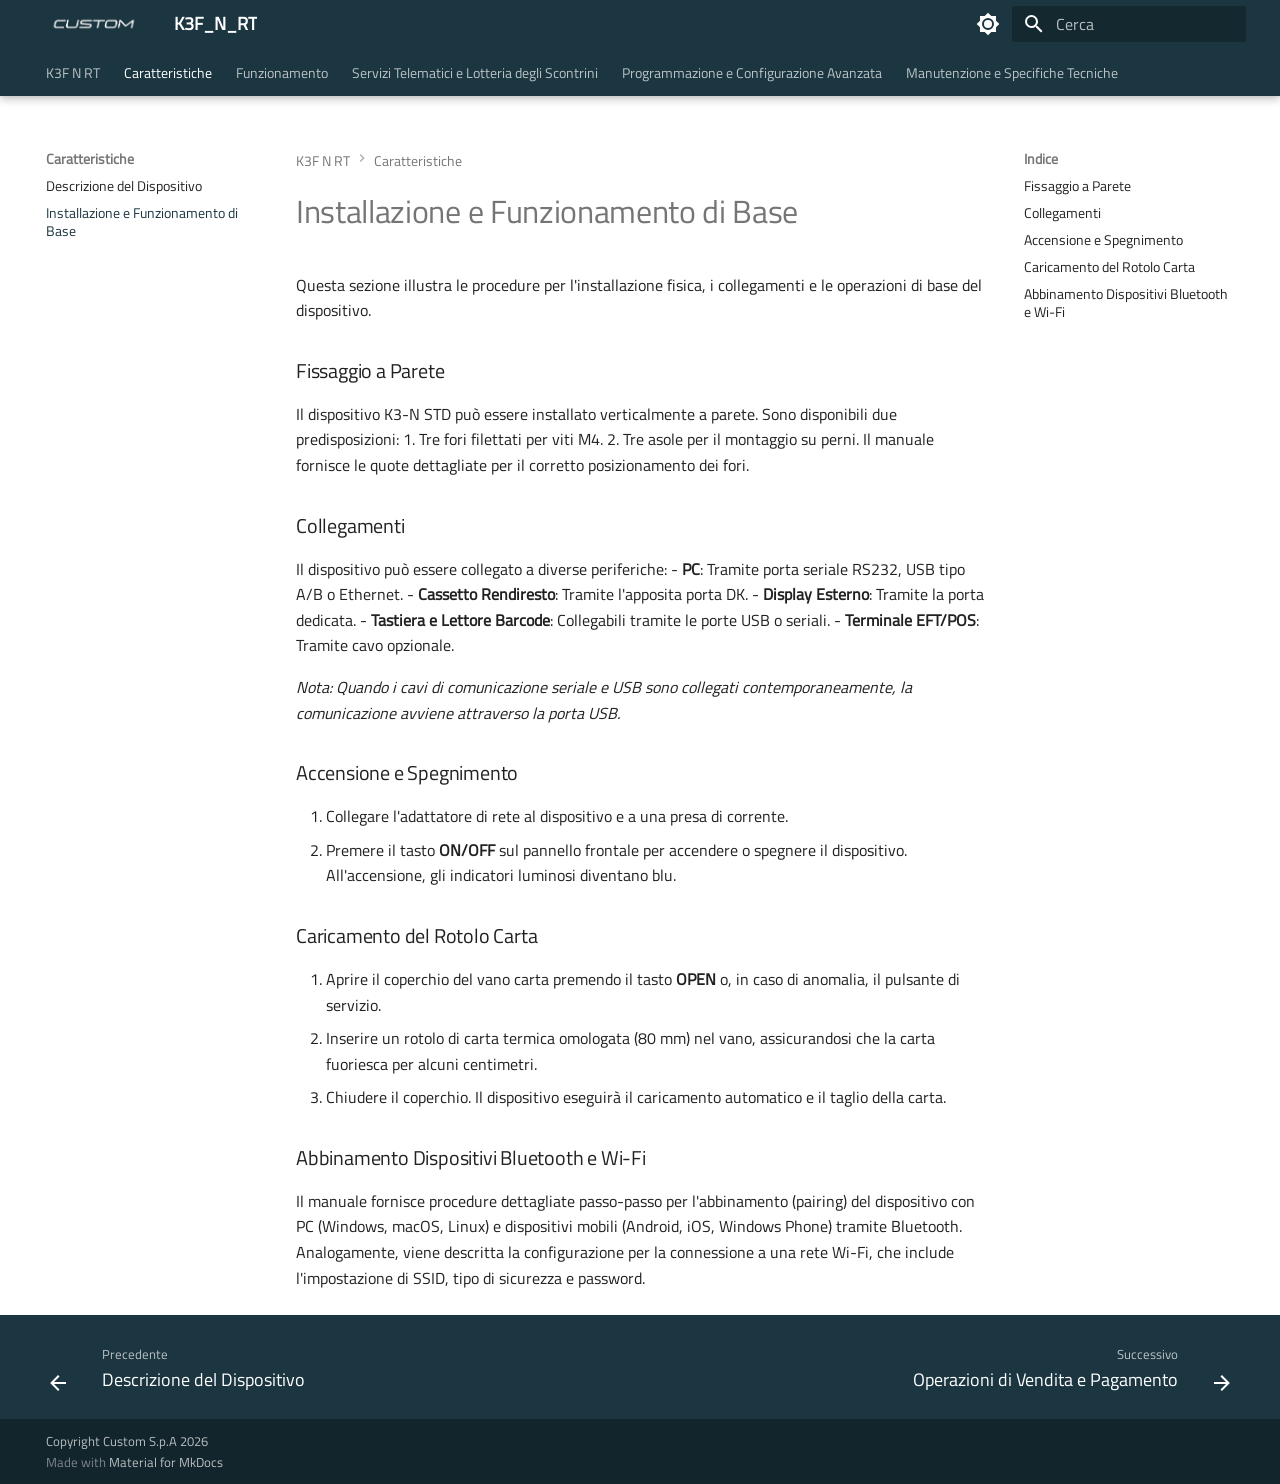
<file: installazione-e-funzionamento-di-base/index.html>
<!doctype html>
<html lang="it" class="no-js">
  <head>
    
      <meta charset="utf-8">
      <meta name="viewport" content="width=device-width,initial-scale=1">
      
      
        <meta name="author" content="Custom S.p.A.">
      
      
        <link rel="canonical" href="https://ivanrobuschi-custom.github.io/K3F_n_rt/installazione-e-funzionamento-di-base/">
      
      
        <link rel="prev" href="../descrizione-del-dispositivo/">
      
      
        <link rel="next" href="../operazioni-di-vendita-e-pagamento/">
      
      
        
      
      
      <link rel="icon" href="../assets/icons/favicon.png">
      <meta name="generator" content="mkdocs-1.6.1, mkdocs-material-9.7.6">
    
    
      
        <title>Installazione e Funzionamento di Base - K3F_N_RT</title>
      
    
    
      <link rel="stylesheet" href="../assets/stylesheets/main.484c7ddc.min.css">
      
        
        <link rel="stylesheet" href="../assets/stylesheets/palette.ab4e12ef.min.css">
      
      


    
    
      
    
    
      
        
        
        <link rel="preconnect" href="https://fonts.gstatic.com" crossorigin>
        <link rel="stylesheet" href="https://fonts.googleapis.com/css?family=Roboto:300,300i,400,400i,700,700i%7CRoboto+Mono:400,400i,700,700i&display=fallback">
        <style>:root{--md-text-font:"Roboto";--md-code-font:"Roboto Mono"}</style>
      
    
    
      <link rel="stylesheet" href="../stylesheets/extra.css">
    
    <script>__md_scope=new URL("..",location),__md_hash=e=>[...e].reduce(((e,_)=>(e<<5)-e+_.charCodeAt(0)),0),__md_get=(e,_=localStorage,t=__md_scope)=>JSON.parse(_.getItem(t.pathname+"."+e)),__md_set=(e,_,t=localStorage,a=__md_scope)=>{try{t.setItem(a.pathname+"."+e,JSON.stringify(_))}catch(e){}}</script>
    
      

    
    
  </head>
  
  
    
    
      
    
    
    
    
    <body dir="ltr" data-md-color-scheme="default" data-md-color-primary="custom" data-md-color-accent="indigo">
  
    
    <input class="md-toggle" data-md-toggle="drawer" type="checkbox" id="__drawer" autocomplete="off">
    <input class="md-toggle" data-md-toggle="search" type="checkbox" id="__search" autocomplete="off">
    <label class="md-overlay" for="__drawer"></label>
    <div data-md-component="skip">
      
        
        <a href="#installazione-e-funzionamento-di-base" class="md-skip">
          Vai al contenuto
        </a>
      
    </div>
    <div data-md-component="announce">
      
    </div>
    
    
      

  

<header class="md-header md-header--shadow md-header--lifted" data-md-component="header">
  <nav class="md-header__inner md-grid" aria-label="Intestazione">
    <a href=".." title="K3F_N_RT" class="md-header__button md-logo" aria-label="K3F_N_RT" data-md-component="logo">
      
  <img src="../assets/icons/logo.png" alt="logo">

    </a>
    <label class="md-header__button md-icon" for="__drawer">
      
      <svg xmlns="http://www.w3.org/2000/svg" viewBox="0 0 24 24"><path d="M3 6h18v2H3zm0 5h18v2H3zm0 5h18v2H3z"/></svg>
    </label>
    <div class="md-header__title" data-md-component="header-title">
      <div class="md-header__ellipsis">
        <div class="md-header__topic">
          <span class="md-ellipsis">
            K3F_N_RT
          </span>
        </div>
        <div class="md-header__topic" data-md-component="header-topic">
          <span class="md-ellipsis">
            
              Installazione e Funzionamento di Base
            
          </span>
        </div>
      </div>
    </div>
    
      
        <form class="md-header__option" data-md-component="palette">
  
    
    
    
    <input class="md-option" data-md-color-media="" data-md-color-scheme="default" data-md-color-primary="custom" data-md-color-accent="indigo"  aria-label="Tema scuro"  type="radio" name="__palette" id="__palette_0">
    
      <label class="md-header__button md-icon" title="Tema scuro" for="__palette_1" hidden>
        <svg xmlns="http://www.w3.org/2000/svg" viewBox="0 0 24 24"><path d="M12 8a4 4 0 0 0-4 4 4 4 0 0 0 4 4 4 4 0 0 0 4-4 4 4 0 0 0-4-4m0 10a6 6 0 0 1-6-6 6 6 0 0 1 6-6 6 6 0 0 1 6 6 6 6 0 0 1-6 6m8-9.31V4h-4.69L12 .69 8.69 4H4v4.69L.69 12 4 15.31V20h4.69L12 23.31 15.31 20H20v-4.69L23.31 12z"/></svg>
      </label>
    
  
    
    
    
    <input class="md-option" data-md-color-media="" data-md-color-scheme="slate" data-md-color-primary="custom" data-md-color-accent="indigo"  aria-label="Tema chiaro"  type="radio" name="__palette" id="__palette_1">
    
      <label class="md-header__button md-icon" title="Tema chiaro" for="__palette_0" hidden>
        <svg xmlns="http://www.w3.org/2000/svg" viewBox="0 0 24 24"><path d="M12 18c-.89 0-1.74-.2-2.5-.55C11.56 16.5 13 14.42 13 12s-1.44-4.5-3.5-5.45C10.26 6.2 11.11 6 12 6a6 6 0 0 1 6 6 6 6 0 0 1-6 6m8-9.31V4h-4.69L12 .69 8.69 4H4v4.69L.69 12 4 15.31V20h4.69L12 23.31 15.31 20H20v-4.69L23.31 12z"/></svg>
      </label>
    
  
</form>
      
    
    
      <script>var palette=__md_get("__palette");if(palette&&palette.color){if("(prefers-color-scheme)"===palette.color.media){var media=matchMedia("(prefers-color-scheme: light)"),input=document.querySelector(media.matches?"[data-md-color-media='(prefers-color-scheme: light)']":"[data-md-color-media='(prefers-color-scheme: dark)']");palette.color.media=input.getAttribute("data-md-color-media"),palette.color.scheme=input.getAttribute("data-md-color-scheme"),palette.color.primary=input.getAttribute("data-md-color-primary"),palette.color.accent=input.getAttribute("data-md-color-accent")}for(var[key,value]of Object.entries(palette.color))document.body.setAttribute("data-md-color-"+key,value)}</script>
    
    
    
      
      
        <label class="md-header__button md-icon" for="__search">
          
          <svg xmlns="http://www.w3.org/2000/svg" viewBox="0 0 24 24"><path d="M9.5 3A6.5 6.5 0 0 1 16 9.5c0 1.61-.59 3.09-1.56 4.23l.27.27h.79l5 5-1.5 1.5-5-5v-.79l-.27-.27A6.52 6.52 0 0 1 9.5 16 6.5 6.5 0 0 1 3 9.5 6.5 6.5 0 0 1 9.5 3m0 2C7 5 5 7 5 9.5S7 14 9.5 14 14 12 14 9.5 12 5 9.5 5"/></svg>
        </label>
        <div class="md-search" data-md-component="search" role="dialog">
  <label class="md-search__overlay" for="__search"></label>
  <div class="md-search__inner" role="search">
    <form class="md-search__form" name="search">
      <input type="text" class="md-search__input" name="query" aria-label="Cerca" placeholder="Cerca" autocapitalize="off" autocorrect="off" autocomplete="off" spellcheck="false" data-md-component="search-query" required>
      <label class="md-search__icon md-icon" for="__search">
        
        <svg xmlns="http://www.w3.org/2000/svg" viewBox="0 0 24 24"><path d="M9.5 3A6.5 6.5 0 0 1 16 9.5c0 1.61-.59 3.09-1.56 4.23l.27.27h.79l5 5-1.5 1.5-5-5v-.79l-.27-.27A6.52 6.52 0 0 1 9.5 16 6.5 6.5 0 0 1 3 9.5 6.5 6.5 0 0 1 9.5 3m0 2C7 5 5 7 5 9.5S7 14 9.5 14 14 12 14 9.5 12 5 9.5 5"/></svg>
        
        <svg xmlns="http://www.w3.org/2000/svg" viewBox="0 0 24 24"><path d="M20 11v2H8l5.5 5.5-1.42 1.42L4.16 12l7.92-7.92L13.5 5.5 8 11z"/></svg>
      </label>
      <nav class="md-search__options" aria-label="Cerca">
        
          <a href="javascript:void(0)" class="md-search__icon md-icon" title="Condividi" aria-label="Condividi" data-clipboard data-clipboard-text="" data-md-component="search-share" tabindex="-1">
            
            <svg xmlns="http://www.w3.org/2000/svg" viewBox="0 0 24 24"><path d="M18 16.08c-.76 0-1.44.3-1.96.77L8.91 12.7c.05-.23.09-.46.09-.7s-.04-.47-.09-.7l7.05-4.11c.54.5 1.25.81 2.04.81a3 3 0 0 0 3-3 3 3 0 0 0-3-3 3 3 0 0 0-3 3c0 .24.04.47.09.7L8.04 9.81C7.5 9.31 6.79 9 6 9a3 3 0 0 0-3 3 3 3 0 0 0 3 3c.79 0 1.5-.31 2.04-.81l7.12 4.15c-.05.21-.08.43-.08.66 0 1.61 1.31 2.91 2.92 2.91s2.92-1.3 2.92-2.91A2.92 2.92 0 0 0 18 16.08"/></svg>
          </a>
        
        <button type="reset" class="md-search__icon md-icon" title="Cancella" aria-label="Cancella" tabindex="-1">
          
          <svg xmlns="http://www.w3.org/2000/svg" viewBox="0 0 24 24"><path d="M19 6.41 17.59 5 12 10.59 6.41 5 5 6.41 10.59 12 5 17.59 6.41 19 12 13.41 17.59 19 19 17.59 13.41 12z"/></svg>
        </button>
      </nav>
      
        <div class="md-search__suggest" data-md-component="search-suggest"></div>
      
    </form>
    <div class="md-search__output">
      <div class="md-search__scrollwrap" tabindex="0" data-md-scrollfix>
        <div class="md-search-result" data-md-component="search-result">
          <div class="md-search-result__meta">
            Inizializza la ricerca
          </div>
          <ol class="md-search-result__list" role="presentation"></ol>
        </div>
      </div>
    </div>
  </div>
</div>
      
    
    
  </nav>
  
    
      
<nav class="md-tabs" aria-label="Tabs" data-md-component="tabs">
  <div class="md-grid">
    <ul class="md-tabs__list">
      
        
  
  
  
  
    <li class="md-tabs__item">
      <a href=".." class="md-tabs__link">
        
  
  
    
  
  K3F N RT

      </a>
    </li>
  

      
        
  
  
  
    
  
  
    
    
      <li class="md-tabs__item md-tabs__item--active">
        <a href="../descrizione-del-dispositivo/" class="md-tabs__link">
          
  
  
    
  
  Caratteristiche

        </a>
      </li>
    
  

      
        
  
  
  
  
    
    
      <li class="md-tabs__item">
        <a href="../operazioni-di-vendita-e-pagamento/" class="md-tabs__link">
          
  
  
    
  
  Funzionamento

        </a>
      </li>
    
  

      
        
  
  
  
  
    <li class="md-tabs__item">
      <a href="../servizi-telematici-e-lotteria-degli-scontrini/" class="md-tabs__link">
        
  
  
    
  
  Servizi Telematici e Lotteria degli Scontrini

      </a>
    </li>
  

      
        
  
  
  
  
    <li class="md-tabs__item">
      <a href="../programmazione-e-configurazione-avanzata/" class="md-tabs__link">
        
  
  
    
  
  Programmazione e Configurazione Avanzata

      </a>
    </li>
  

      
        
  
  
  
  
    <li class="md-tabs__item">
      <a href="../manutenzione-e-specifiche-tecniche/" class="md-tabs__link">
        
  
  
    
  
  Manutenzione e Specifiche Tecniche

      </a>
    </li>
  

      
    </ul>
  </div>
</nav>
    
  
</header>
    
    <div class="md-container" data-md-component="container">
      
      
        
      
      <main class="md-main" data-md-component="main">
        <div class="md-main__inner md-grid">
          
            
              
              <div class="md-sidebar md-sidebar--primary" data-md-component="sidebar" data-md-type="navigation" >
                <div class="md-sidebar__scrollwrap">
                  <div class="md-sidebar__inner">
                    


  


<nav class="md-nav md-nav--primary md-nav--lifted" aria-label="Navigazione" data-md-level="0">
  <label class="md-nav__title" for="__drawer">
    <a href=".." title="K3F_N_RT" class="md-nav__button md-logo" aria-label="K3F_N_RT" data-md-component="logo">
      
  <img src="../assets/icons/logo.png" alt="logo">

    </a>
    K3F_N_RT
  </label>
  
  <ul class="md-nav__list" data-md-scrollfix>
    
      
      
  
  
  
  
    <li class="md-nav__item">
      <a href=".." class="md-nav__link">
        
  
  
  <span class="md-ellipsis">
    
  
    K3F N RT
  

    
  </span>
  
  

      </a>
    </li>
  

    
      
      
  
  
    
  
  
  
    
    
      
        
      
        
      
    
    
    
      
        
        
      
      
        
      
    
    
      
    
    <li class="md-nav__item md-nav__item--active md-nav__item--section md-nav__item--nested">
      
        
        
        <input class="md-nav__toggle md-toggle " type="checkbox" id="__nav_2" checked>
        
          
          <label class="md-nav__link" for="__nav_2" id="__nav_2_label" tabindex="">
            
  
  
  <span class="md-ellipsis">
    
  
    Caratteristiche
  

    
  </span>
  
  

            <span class="md-nav__icon md-icon"></span>
          </label>
        
        <nav class="md-nav" data-md-level="1" aria-labelledby="__nav_2_label" aria-expanded="true">
          <label class="md-nav__title" for="__nav_2">
            <span class="md-nav__icon md-icon"></span>
            
  
    Caratteristiche
  

          </label>
          <ul class="md-nav__list" data-md-scrollfix>
            
              
                
  
  
  
  
    <li class="md-nav__item">
      <a href="../descrizione-del-dispositivo/" class="md-nav__link">
        
  
  
  <span class="md-ellipsis">
    
  
    Descrizione del Dispositivo
  

    
  </span>
  
  

      </a>
    </li>
  

              
            
              
                
  
  
    
  
  
  
    <li class="md-nav__item md-nav__item--active">
      
      <input class="md-nav__toggle md-toggle" type="checkbox" id="__toc">
      
      
        
      
      
        <label class="md-nav__link md-nav__link--active" for="__toc">
          
  
  
  <span class="md-ellipsis">
    
  
    Installazione e Funzionamento di Base
  

    
  </span>
  
  

          <span class="md-nav__icon md-icon"></span>
        </label>
      
      <a href="./" class="md-nav__link md-nav__link--active">
        
  
  
  <span class="md-ellipsis">
    
  
    Installazione e Funzionamento di Base
  

    
  </span>
  
  

      </a>
      
        

<nav class="md-nav md-nav--secondary" aria-label="Indice">
  
  
  
    
  
  
    <label class="md-nav__title" for="__toc">
      <span class="md-nav__icon md-icon"></span>
      Indice
    </label>
    <ul class="md-nav__list" data-md-component="toc" data-md-scrollfix>
      
        <li class="md-nav__item">
  <a href="#fissaggio-a-parete" class="md-nav__link">
    <span class="md-ellipsis">
      
        Fissaggio a Parete
      
    </span>
  </a>
  
</li>
      
        <li class="md-nav__item">
  <a href="#collegamenti" class="md-nav__link">
    <span class="md-ellipsis">
      
        Collegamenti
      
    </span>
  </a>
  
</li>
      
        <li class="md-nav__item">
  <a href="#accensione-e-spegnimento" class="md-nav__link">
    <span class="md-ellipsis">
      
        Accensione e Spegnimento
      
    </span>
  </a>
  
</li>
      
        <li class="md-nav__item">
  <a href="#caricamento-del-rotolo-carta" class="md-nav__link">
    <span class="md-ellipsis">
      
        Caricamento del Rotolo Carta
      
    </span>
  </a>
  
</li>
      
        <li class="md-nav__item">
  <a href="#abbinamento-dispositivi-bluetooth-e-wi-fi" class="md-nav__link">
    <span class="md-ellipsis">
      
        Abbinamento Dispositivi Bluetooth e Wi-Fi
      
    </span>
  </a>
  
</li>
      
    </ul>
  
</nav>
      
    </li>
  

              
            
          </ul>
        </nav>
      
    </li>
  

    
      
      
  
  
  
  
    
    
      
        
      
        
      
    
    
    
      
      
        
      
    
    
      
        
        
      
    
    <li class="md-nav__item md-nav__item--pruned md-nav__item--nested">
      
        
  
  
  
    <a href="../operazioni-di-vendita-e-pagamento/" class="md-nav__link">
      
  
  
  <span class="md-ellipsis">
    
  
    Funzionamento
  

    
  </span>
  
  

      
        <span class="md-nav__icon md-icon"></span>
      
    </a>
  

      
    </li>
  

    
      
      
  
  
  
  
    <li class="md-nav__item">
      <a href="../servizi-telematici-e-lotteria-degli-scontrini/" class="md-nav__link">
        
  
  
  <span class="md-ellipsis">
    
  
    Servizi Telematici e Lotteria degli Scontrini
  

    
  </span>
  
  

      </a>
    </li>
  

    
      
      
  
  
  
  
    <li class="md-nav__item">
      <a href="../programmazione-e-configurazione-avanzata/" class="md-nav__link">
        
  
  
  <span class="md-ellipsis">
    
  
    Programmazione e Configurazione Avanzata
  

    
  </span>
  
  

      </a>
    </li>
  

    
      
      
  
  
  
  
    <li class="md-nav__item">
      <a href="../manutenzione-e-specifiche-tecniche/" class="md-nav__link">
        
  
  
  <span class="md-ellipsis">
    
  
    Manutenzione e Specifiche Tecniche
  

    
  </span>
  
  

      </a>
    </li>
  

    
  </ul>
</nav>
                  </div>
                </div>
              </div>
            
            
              
              <div class="md-sidebar md-sidebar--secondary" data-md-component="sidebar" data-md-type="toc" >
                <div class="md-sidebar__scrollwrap">
                  <div class="md-sidebar__inner">
                    

<nav class="md-nav md-nav--secondary" aria-label="Indice">
  
  
  
    
  
  
    <label class="md-nav__title" for="__toc">
      <span class="md-nav__icon md-icon"></span>
      Indice
    </label>
    <ul class="md-nav__list" data-md-component="toc" data-md-scrollfix>
      
        <li class="md-nav__item">
  <a href="#fissaggio-a-parete" class="md-nav__link">
    <span class="md-ellipsis">
      
        Fissaggio a Parete
      
    </span>
  </a>
  
</li>
      
        <li class="md-nav__item">
  <a href="#collegamenti" class="md-nav__link">
    <span class="md-ellipsis">
      
        Collegamenti
      
    </span>
  </a>
  
</li>
      
        <li class="md-nav__item">
  <a href="#accensione-e-spegnimento" class="md-nav__link">
    <span class="md-ellipsis">
      
        Accensione e Spegnimento
      
    </span>
  </a>
  
</li>
      
        <li class="md-nav__item">
  <a href="#caricamento-del-rotolo-carta" class="md-nav__link">
    <span class="md-ellipsis">
      
        Caricamento del Rotolo Carta
      
    </span>
  </a>
  
</li>
      
        <li class="md-nav__item">
  <a href="#abbinamento-dispositivi-bluetooth-e-wi-fi" class="md-nav__link">
    <span class="md-ellipsis">
      
        Abbinamento Dispositivi Bluetooth e Wi-Fi
      
    </span>
  </a>
  
</li>
      
    </ul>
  
</nav>
                  </div>
                </div>
              </div>
            
          
          
            <div class="md-content" data-md-component="content">
              
                



  


  <nav class="md-path" aria-label="Navigazione" >
    <ol class="md-path__list">
      
        
  
  
    <li class="md-path__item">
      <a href=".." class="md-path__link">
        
  <span class="md-ellipsis">
    K3F N RT
  </span>

      </a>
    </li>
  

      
      
        
  
  
    
    
      <li class="md-path__item">
        <a href="../descrizione-del-dispositivo/" class="md-path__link">
          
  <span class="md-ellipsis">
    Caratteristiche
  </span>

        </a>
      </li>
    
  

      
    </ol>
  </nav>

              
              <article class="md-content__inner md-typeset">
                
                  



<h1 id="installazione-e-funzionamento-di-base">Installazione e Funzionamento di Base<a class="headerlink" href="#installazione-e-funzionamento-di-base" title="Permanent link">&para;</a></h1>
<p>Questa sezione illustra le procedure per l'installazione fisica, i collegamenti e le operazioni di base del dispositivo.</p>
<h3 id="fissaggio-a-parete">Fissaggio a Parete<a class="headerlink" href="#fissaggio-a-parete" title="Permanent link">&para;</a></h3>
<p>Il dispositivo K3-N STD può essere installato verticalmente a parete. Sono disponibili due predisposizioni:
1.  Tre fori filettati per viti M4.
2.  Tre asole per il montaggio su perni.
Il manuale fornisce le quote dettagliate per il corretto posizionamento dei fori.</p>
<h3 id="collegamenti">Collegamenti<a class="headerlink" href="#collegamenti" title="Permanent link">&para;</a></h3>
<p>Il dispositivo può essere collegato a diverse periferiche:
- <strong>PC</strong>: Tramite porta seriale RS232, USB tipo A/B o Ethernet.
- <strong>Cassetto Rendiresto</strong>: Tramite l'apposita porta DK.
- <strong>Display Esterno</strong>: Tramite la porta dedicata.
- <strong>Tastiera e Lettore Barcode</strong>: Collegabili tramite le porte USB o seriali.
- <strong>Terminale EFT/POS</strong>: Tramite cavo opzionale.</p>
<p><em>Nota: Quando i cavi di comunicazione seriale e USB sono collegati contemporaneamente, la comunicazione avviene attraverso la porta USB.</em></p>
<h3 id="accensione-e-spegnimento">Accensione e Spegnimento<a class="headerlink" href="#accensione-e-spegnimento" title="Permanent link">&para;</a></h3>
<ol>
<li>Collegare l'adattatore di rete al dispositivo e a una presa di corrente.</li>
<li>Premere il tasto <strong>ON/OFF</strong> sul pannello frontale per accendere o spegnere il dispositivo. All'accensione, gli indicatori luminosi diventano blu.</li>
</ol>
<h3 id="caricamento-del-rotolo-carta">Caricamento del Rotolo Carta<a class="headerlink" href="#caricamento-del-rotolo-carta" title="Permanent link">&para;</a></h3>
<ol>
<li>Aprire il coperchio del vano carta premendo il tasto <strong>OPEN</strong> o, in caso di anomalia, il pulsante di servizio.</li>
<li>Inserire un rotolo di carta termica omologata (80 mm) nel vano, assicurandosi che la carta fuoriesca per alcuni centimetri.</li>
<li>Chiudere il coperchio. Il dispositivo eseguirà il caricamento automatico e il taglio della carta.</li>
</ol>
<h3 id="abbinamento-dispositivi-bluetooth-e-wi-fi">Abbinamento Dispositivi Bluetooth e Wi-Fi<a class="headerlink" href="#abbinamento-dispositivi-bluetooth-e-wi-fi" title="Permanent link">&para;</a></h3>
<p>Il manuale fornisce procedure dettagliate passo-passo per l'abbinamento (pairing) del dispositivo con PC (Windows, macOS, Linux) e dispositivi mobili (Android, iOS, Windows Phone) tramite Bluetooth. Analogamente, viene descritta la configurazione per la connessione a una rete Wi-Fi, che include l'impostazione di SSID, tipo di sicurezza e password.</p>












                
              </article>
            </div>
          
          
<script>var target=document.getElementById(location.hash.slice(1));target&&target.name&&(target.checked=target.name.startsWith("__tabbed_"))</script>
        </div>
        
          <button type="button" class="md-top md-icon" data-md-component="top" hidden>
  
  <svg xmlns="http://www.w3.org/2000/svg" viewBox="0 0 24 24"><path d="M13 20h-2V8l-5.5 5.5-1.42-1.42L12 4.16l7.92 7.92-1.42 1.42L13 8z"/></svg>
  Torna su
</button>
        
      </main>
      
        <footer class="md-footer">
  
    
      
      <nav class="md-footer__inner md-grid" aria-label="Piede" >
        
          
          <a href="../descrizione-del-dispositivo/" class="md-footer__link md-footer__link--prev" aria-label="Precedente: Descrizione del Dispositivo">
            <div class="md-footer__button md-icon">
              
              <svg xmlns="http://www.w3.org/2000/svg" viewBox="0 0 24 24"><path d="M20 11v2H8l5.5 5.5-1.42 1.42L4.16 12l7.92-7.92L13.5 5.5 8 11z"/></svg>
            </div>
            <div class="md-footer__title">
              <span class="md-footer__direction">
                Precedente
              </span>
              <div class="md-ellipsis">
                Descrizione del Dispositivo
              </div>
            </div>
          </a>
        
        
          
          <a href="../operazioni-di-vendita-e-pagamento/" class="md-footer__link md-footer__link--next" aria-label="Successivo: Operazioni di Vendita e Pagamento">
            <div class="md-footer__title">
              <span class="md-footer__direction">
                Successivo
              </span>
              <div class="md-ellipsis">
                Operazioni di Vendita e Pagamento
              </div>
            </div>
            <div class="md-footer__button md-icon">
              
              <svg xmlns="http://www.w3.org/2000/svg" viewBox="0 0 24 24"><path d="M4 11v2h12l-5.5 5.5 1.42 1.42L19.84 12l-7.92-7.92L10.5 5.5 16 11z"/></svg>
            </div>
          </a>
        
      </nav>
    
  
  <div class="md-footer-meta md-typeset">
    <div class="md-footer-meta__inner md-grid">
      <div class="md-copyright">
  
    <div class="md-copyright__highlight">
      Copyright Custom S.p.A 2026
    </div>
  
  
    Made with
    <a href="https://squidfunk.github.io/mkdocs-material/" target="_blank" rel="noopener">
      Material for MkDocs
    </a>
  
</div>
      
    </div>
  </div>
</footer>
      
    </div>
    <div class="md-dialog" data-md-component="dialog">
      <div class="md-dialog__inner md-typeset"></div>
    </div>
    
      <div class="md-progress" data-md-component="progress" role="progressbar"></div>
    
    
    
      
      
      <script id="__config" type="application/json">{"annotate": null, "base": "..", "features": ["navigation.instant", "navigation.instant.prefetch", "navigation.instant.progress", "navigation.tracking", "navigation.tabs", "navigation.tabs.sticky", "navigation.path", "navigation.sections", "navigation.prune", "navigation.indexes", "navigation.top", "search.suggest", "search.highlight", "search.share", "navigation.footer"], "search": "../assets/javascripts/workers/search.2c215733.min.js", "tags": null, "translations": {"clipboard.copied": "Copiato", "clipboard.copy": "Copia", "search.result.more.one": "1 altro in questa pagina", "search.result.more.other": "# altri in questa pagina", "search.result.none": "Nessun documento trovato", "search.result.one": "1 documento trovato", "search.result.other": "# documenti trovati", "search.result.placeholder": "Scrivi per iniziare a cercare", "search.result.term.missing": "Non presente", "select.version": "Seleziona la versione"}, "version": null}</script>
    
    
      <script src="../assets/javascripts/bundle.79ae519e.min.js"></script>
      
    
  </body>
</html>
</file>
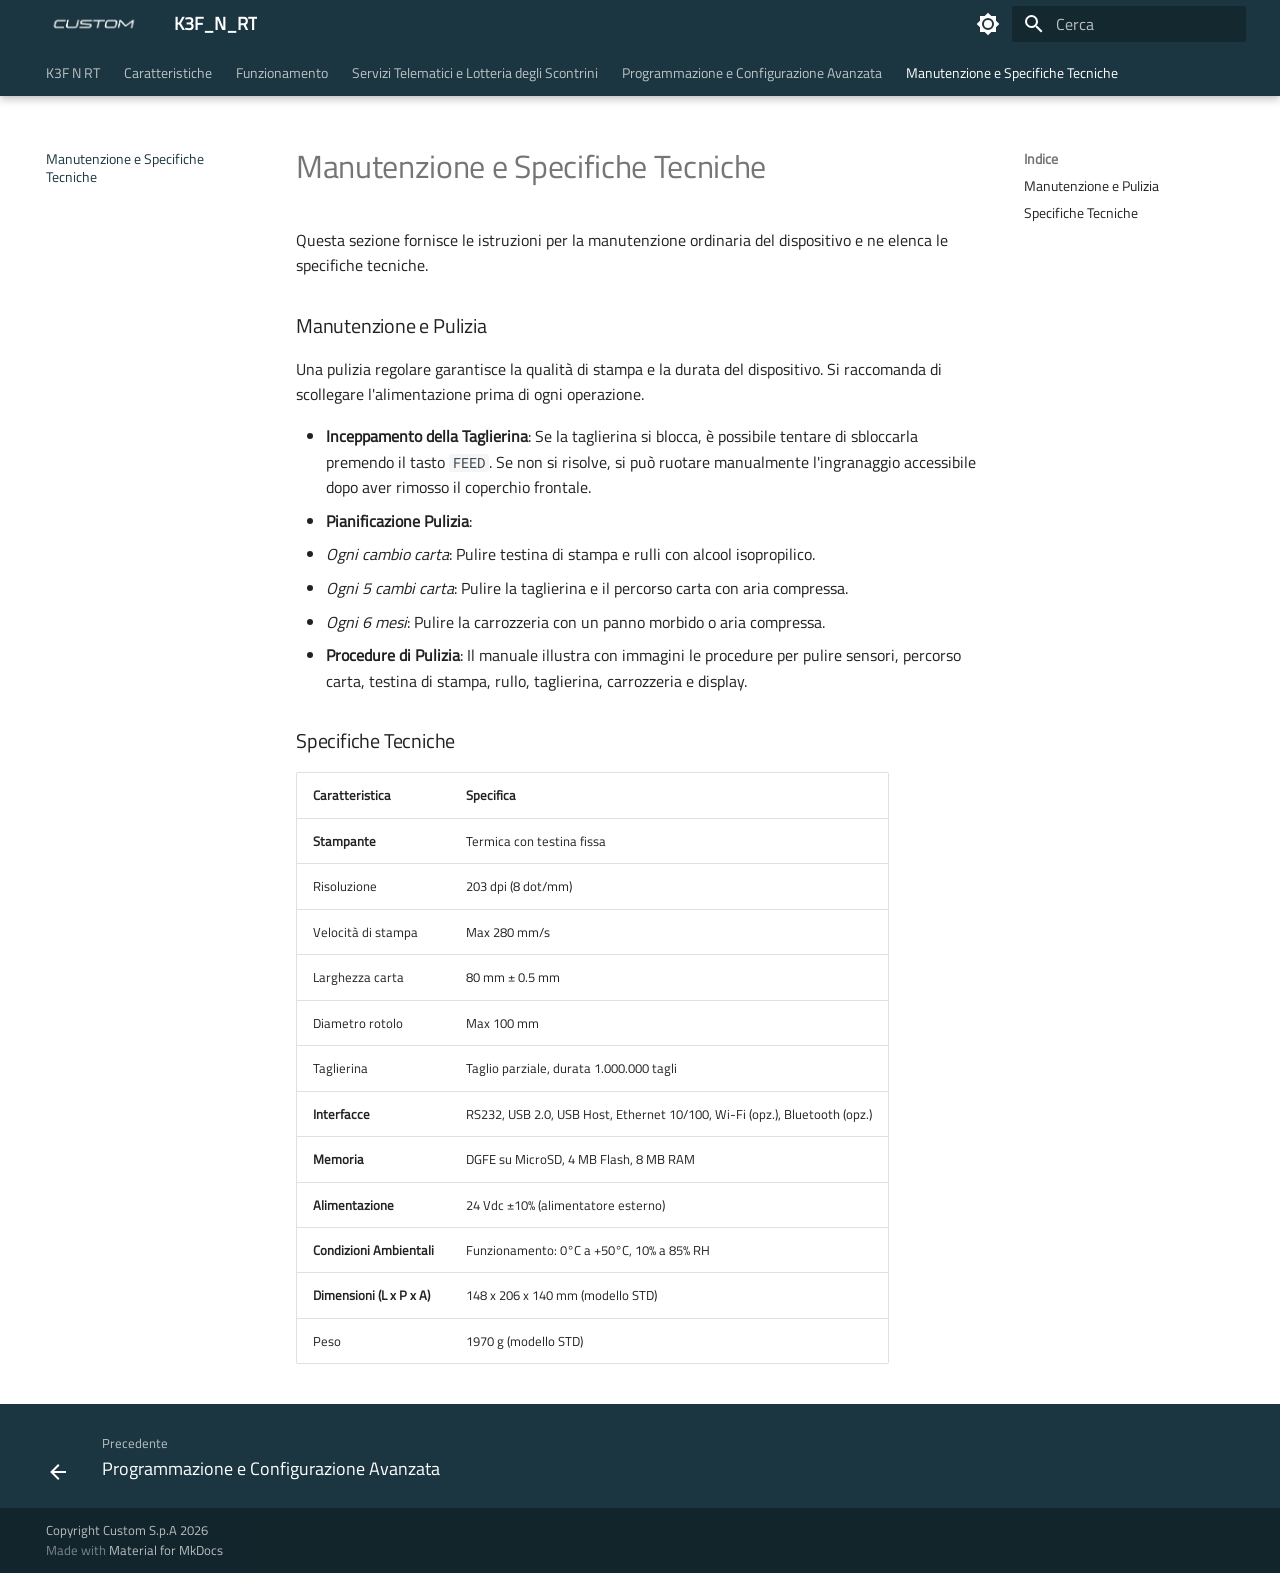
<file: manutenzione-e-specifiche-tecniche/index.html>
<!doctype html>
<html lang="it" class="no-js">
  <head>
    
      <meta charset="utf-8">
      <meta name="viewport" content="width=device-width,initial-scale=1">
      
      
        <meta name="author" content="Custom S.p.A.">
      
      
        <link rel="canonical" href="https://ivanrobuschi-custom.github.io/K3F_n_rt/manutenzione-e-specifiche-tecniche/">
      
      
        <link rel="prev" href="../programmazione-e-configurazione-avanzata/">
      
      
      
        
      
      
      <link rel="icon" href="../assets/icons/favicon.png">
      <meta name="generator" content="mkdocs-1.6.1, mkdocs-material-9.7.6">
    
    
      
        <title>Manutenzione e Specifiche Tecniche - K3F_N_RT</title>
      
    
    
      <link rel="stylesheet" href="../assets/stylesheets/main.484c7ddc.min.css">
      
        
        <link rel="stylesheet" href="../assets/stylesheets/palette.ab4e12ef.min.css">
      
      


    
    
      
    
    
      
        
        
        <link rel="preconnect" href="https://fonts.gstatic.com" crossorigin>
        <link rel="stylesheet" href="https://fonts.googleapis.com/css?family=Roboto:300,300i,400,400i,700,700i%7CRoboto+Mono:400,400i,700,700i&display=fallback">
        <style>:root{--md-text-font:"Roboto";--md-code-font:"Roboto Mono"}</style>
      
    
    
      <link rel="stylesheet" href="../stylesheets/extra.css">
    
    <script>__md_scope=new URL("..",location),__md_hash=e=>[...e].reduce(((e,_)=>(e<<5)-e+_.charCodeAt(0)),0),__md_get=(e,_=localStorage,t=__md_scope)=>JSON.parse(_.getItem(t.pathname+"."+e)),__md_set=(e,_,t=localStorage,a=__md_scope)=>{try{t.setItem(a.pathname+"."+e,JSON.stringify(_))}catch(e){}}</script>
    
      

    
    
  </head>
  
  
    
    
      
    
    
    
    
    <body dir="ltr" data-md-color-scheme="default" data-md-color-primary="custom" data-md-color-accent="indigo">
  
    
    <input class="md-toggle" data-md-toggle="drawer" type="checkbox" id="__drawer" autocomplete="off">
    <input class="md-toggle" data-md-toggle="search" type="checkbox" id="__search" autocomplete="off">
    <label class="md-overlay" for="__drawer"></label>
    <div data-md-component="skip">
      
        
        <a href="#manutenzione-e-specifiche-tecniche" class="md-skip">
          Vai al contenuto
        </a>
      
    </div>
    <div data-md-component="announce">
      
    </div>
    
    
      

  

<header class="md-header md-header--shadow md-header--lifted" data-md-component="header">
  <nav class="md-header__inner md-grid" aria-label="Intestazione">
    <a href=".." title="K3F_N_RT" class="md-header__button md-logo" aria-label="K3F_N_RT" data-md-component="logo">
      
  <img src="../assets/icons/logo.png" alt="logo">

    </a>
    <label class="md-header__button md-icon" for="__drawer">
      
      <svg xmlns="http://www.w3.org/2000/svg" viewBox="0 0 24 24"><path d="M3 6h18v2H3zm0 5h18v2H3zm0 5h18v2H3z"/></svg>
    </label>
    <div class="md-header__title" data-md-component="header-title">
      <div class="md-header__ellipsis">
        <div class="md-header__topic">
          <span class="md-ellipsis">
            K3F_N_RT
          </span>
        </div>
        <div class="md-header__topic" data-md-component="header-topic">
          <span class="md-ellipsis">
            
              Manutenzione e Specifiche Tecniche
            
          </span>
        </div>
      </div>
    </div>
    
      
        <form class="md-header__option" data-md-component="palette">
  
    
    
    
    <input class="md-option" data-md-color-media="" data-md-color-scheme="default" data-md-color-primary="custom" data-md-color-accent="indigo"  aria-label="Tema scuro"  type="radio" name="__palette" id="__palette_0">
    
      <label class="md-header__button md-icon" title="Tema scuro" for="__palette_1" hidden>
        <svg xmlns="http://www.w3.org/2000/svg" viewBox="0 0 24 24"><path d="M12 8a4 4 0 0 0-4 4 4 4 0 0 0 4 4 4 4 0 0 0 4-4 4 4 0 0 0-4-4m0 10a6 6 0 0 1-6-6 6 6 0 0 1 6-6 6 6 0 0 1 6 6 6 6 0 0 1-6 6m8-9.31V4h-4.69L12 .69 8.69 4H4v4.69L.69 12 4 15.31V20h4.69L12 23.31 15.31 20H20v-4.69L23.31 12z"/></svg>
      </label>
    
  
    
    
    
    <input class="md-option" data-md-color-media="" data-md-color-scheme="slate" data-md-color-primary="custom" data-md-color-accent="indigo"  aria-label="Tema chiaro"  type="radio" name="__palette" id="__palette_1">
    
      <label class="md-header__button md-icon" title="Tema chiaro" for="__palette_0" hidden>
        <svg xmlns="http://www.w3.org/2000/svg" viewBox="0 0 24 24"><path d="M12 18c-.89 0-1.74-.2-2.5-.55C11.56 16.5 13 14.42 13 12s-1.44-4.5-3.5-5.45C10.26 6.2 11.11 6 12 6a6 6 0 0 1 6 6 6 6 0 0 1-6 6m8-9.31V4h-4.69L12 .69 8.69 4H4v4.69L.69 12 4 15.31V20h4.69L12 23.31 15.31 20H20v-4.69L23.31 12z"/></svg>
      </label>
    
  
</form>
      
    
    
      <script>var palette=__md_get("__palette");if(palette&&palette.color){if("(prefers-color-scheme)"===palette.color.media){var media=matchMedia("(prefers-color-scheme: light)"),input=document.querySelector(media.matches?"[data-md-color-media='(prefers-color-scheme: light)']":"[data-md-color-media='(prefers-color-scheme: dark)']");palette.color.media=input.getAttribute("data-md-color-media"),palette.color.scheme=input.getAttribute("data-md-color-scheme"),palette.color.primary=input.getAttribute("data-md-color-primary"),palette.color.accent=input.getAttribute("data-md-color-accent")}for(var[key,value]of Object.entries(palette.color))document.body.setAttribute("data-md-color-"+key,value)}</script>
    
    
    
      
      
        <label class="md-header__button md-icon" for="__search">
          
          <svg xmlns="http://www.w3.org/2000/svg" viewBox="0 0 24 24"><path d="M9.5 3A6.5 6.5 0 0 1 16 9.5c0 1.61-.59 3.09-1.56 4.23l.27.27h.79l5 5-1.5 1.5-5-5v-.79l-.27-.27A6.52 6.52 0 0 1 9.5 16 6.5 6.5 0 0 1 3 9.5 6.5 6.5 0 0 1 9.5 3m0 2C7 5 5 7 5 9.5S7 14 9.5 14 14 12 14 9.5 12 5 9.5 5"/></svg>
        </label>
        <div class="md-search" data-md-component="search" role="dialog">
  <label class="md-search__overlay" for="__search"></label>
  <div class="md-search__inner" role="search">
    <form class="md-search__form" name="search">
      <input type="text" class="md-search__input" name="query" aria-label="Cerca" placeholder="Cerca" autocapitalize="off" autocorrect="off" autocomplete="off" spellcheck="false" data-md-component="search-query" required>
      <label class="md-search__icon md-icon" for="__search">
        
        <svg xmlns="http://www.w3.org/2000/svg" viewBox="0 0 24 24"><path d="M9.5 3A6.5 6.5 0 0 1 16 9.5c0 1.61-.59 3.09-1.56 4.23l.27.27h.79l5 5-1.5 1.5-5-5v-.79l-.27-.27A6.52 6.52 0 0 1 9.5 16 6.5 6.5 0 0 1 3 9.5 6.5 6.5 0 0 1 9.5 3m0 2C7 5 5 7 5 9.5S7 14 9.5 14 14 12 14 9.5 12 5 9.5 5"/></svg>
        
        <svg xmlns="http://www.w3.org/2000/svg" viewBox="0 0 24 24"><path d="M20 11v2H8l5.5 5.5-1.42 1.42L4.16 12l7.92-7.92L13.5 5.5 8 11z"/></svg>
      </label>
      <nav class="md-search__options" aria-label="Cerca">
        
          <a href="javascript:void(0)" class="md-search__icon md-icon" title="Condividi" aria-label="Condividi" data-clipboard data-clipboard-text="" data-md-component="search-share" tabindex="-1">
            
            <svg xmlns="http://www.w3.org/2000/svg" viewBox="0 0 24 24"><path d="M18 16.08c-.76 0-1.44.3-1.96.77L8.91 12.7c.05-.23.09-.46.09-.7s-.04-.47-.09-.7l7.05-4.11c.54.5 1.25.81 2.04.81a3 3 0 0 0 3-3 3 3 0 0 0-3-3 3 3 0 0 0-3 3c0 .24.04.47.09.7L8.04 9.81C7.5 9.31 6.79 9 6 9a3 3 0 0 0-3 3 3 3 0 0 0 3 3c.79 0 1.5-.31 2.04-.81l7.12 4.15c-.05.21-.08.43-.08.66 0 1.61 1.31 2.91 2.92 2.91s2.92-1.3 2.92-2.91A2.92 2.92 0 0 0 18 16.08"/></svg>
          </a>
        
        <button type="reset" class="md-search__icon md-icon" title="Cancella" aria-label="Cancella" tabindex="-1">
          
          <svg xmlns="http://www.w3.org/2000/svg" viewBox="0 0 24 24"><path d="M19 6.41 17.59 5 12 10.59 6.41 5 5 6.41 10.59 12 5 17.59 6.41 19 12 13.41 17.59 19 19 17.59 13.41 12z"/></svg>
        </button>
      </nav>
      
        <div class="md-search__suggest" data-md-component="search-suggest"></div>
      
    </form>
    <div class="md-search__output">
      <div class="md-search__scrollwrap" tabindex="0" data-md-scrollfix>
        <div class="md-search-result" data-md-component="search-result">
          <div class="md-search-result__meta">
            Inizializza la ricerca
          </div>
          <ol class="md-search-result__list" role="presentation"></ol>
        </div>
      </div>
    </div>
  </div>
</div>
      
    
    
  </nav>
  
    
      
<nav class="md-tabs" aria-label="Tabs" data-md-component="tabs">
  <div class="md-grid">
    <ul class="md-tabs__list">
      
        
  
  
  
  
    <li class="md-tabs__item">
      <a href=".." class="md-tabs__link">
        
  
  
    
  
  K3F N RT

      </a>
    </li>
  

      
        
  
  
  
  
    
    
      <li class="md-tabs__item">
        <a href="../descrizione-del-dispositivo/" class="md-tabs__link">
          
  
  
    
  
  Caratteristiche

        </a>
      </li>
    
  

      
        
  
  
  
  
    
    
      <li class="md-tabs__item">
        <a href="../operazioni-di-vendita-e-pagamento/" class="md-tabs__link">
          
  
  
    
  
  Funzionamento

        </a>
      </li>
    
  

      
        
  
  
  
  
    <li class="md-tabs__item">
      <a href="../servizi-telematici-e-lotteria-degli-scontrini/" class="md-tabs__link">
        
  
  
    
  
  Servizi Telematici e Lotteria degli Scontrini

      </a>
    </li>
  

      
        
  
  
  
  
    <li class="md-tabs__item">
      <a href="../programmazione-e-configurazione-avanzata/" class="md-tabs__link">
        
  
  
    
  
  Programmazione e Configurazione Avanzata

      </a>
    </li>
  

      
        
  
  
  
    
  
  
    <li class="md-tabs__item md-tabs__item--active">
      <a href="./" class="md-tabs__link">
        
  
  
    
  
  Manutenzione e Specifiche Tecniche

      </a>
    </li>
  

      
    </ul>
  </div>
</nav>
    
  
</header>
    
    <div class="md-container" data-md-component="container">
      
      
        
      
      <main class="md-main" data-md-component="main">
        <div class="md-main__inner md-grid">
          
            
              
              <div class="md-sidebar md-sidebar--primary" data-md-component="sidebar" data-md-type="navigation" >
                <div class="md-sidebar__scrollwrap">
                  <div class="md-sidebar__inner">
                    


  


<nav class="md-nav md-nav--primary md-nav--lifted" aria-label="Navigazione" data-md-level="0">
  <label class="md-nav__title" for="__drawer">
    <a href=".." title="K3F_N_RT" class="md-nav__button md-logo" aria-label="K3F_N_RT" data-md-component="logo">
      
  <img src="../assets/icons/logo.png" alt="logo">

    </a>
    K3F_N_RT
  </label>
  
  <ul class="md-nav__list" data-md-scrollfix>
    
      
      
  
  
  
  
    <li class="md-nav__item">
      <a href=".." class="md-nav__link">
        
  
  
  <span class="md-ellipsis">
    
  
    K3F N RT
  

    
  </span>
  
  

      </a>
    </li>
  

    
      
      
  
  
  
  
    
    
      
        
      
        
      
    
    
    
      
      
        
      
    
    
      
        
        
      
    
    <li class="md-nav__item md-nav__item--pruned md-nav__item--nested">
      
        
  
  
  
    <a href="../descrizione-del-dispositivo/" class="md-nav__link">
      
  
  
  <span class="md-ellipsis">
    
  
    Caratteristiche
  

    
  </span>
  
  

      
        <span class="md-nav__icon md-icon"></span>
      
    </a>
  

      
    </li>
  

    
      
      
  
  
  
  
    
    
      
        
      
        
      
    
    
    
      
      
        
      
    
    
      
        
        
      
    
    <li class="md-nav__item md-nav__item--pruned md-nav__item--nested">
      
        
  
  
  
    <a href="../operazioni-di-vendita-e-pagamento/" class="md-nav__link">
      
  
  
  <span class="md-ellipsis">
    
  
    Funzionamento
  

    
  </span>
  
  

      
        <span class="md-nav__icon md-icon"></span>
      
    </a>
  

      
    </li>
  

    
      
      
  
  
  
  
    <li class="md-nav__item">
      <a href="../servizi-telematici-e-lotteria-degli-scontrini/" class="md-nav__link">
        
  
  
  <span class="md-ellipsis">
    
  
    Servizi Telematici e Lotteria degli Scontrini
  

    
  </span>
  
  

      </a>
    </li>
  

    
      
      
  
  
  
  
    <li class="md-nav__item">
      <a href="../programmazione-e-configurazione-avanzata/" class="md-nav__link">
        
  
  
  <span class="md-ellipsis">
    
  
    Programmazione e Configurazione Avanzata
  

    
  </span>
  
  

      </a>
    </li>
  

    
      
      
  
  
    
  
  
  
    <li class="md-nav__item md-nav__item--active">
      
      <input class="md-nav__toggle md-toggle" type="checkbox" id="__toc">
      
      
        
      
      
        <label class="md-nav__link md-nav__link--active" for="__toc">
          
  
  
  <span class="md-ellipsis">
    
  
    Manutenzione e Specifiche Tecniche
  

    
  </span>
  
  

          <span class="md-nav__icon md-icon"></span>
        </label>
      
      <a href="./" class="md-nav__link md-nav__link--active">
        
  
  
  <span class="md-ellipsis">
    
  
    Manutenzione e Specifiche Tecniche
  

    
  </span>
  
  

      </a>
      
        

<nav class="md-nav md-nav--secondary" aria-label="Indice">
  
  
  
    
  
  
    <label class="md-nav__title" for="__toc">
      <span class="md-nav__icon md-icon"></span>
      Indice
    </label>
    <ul class="md-nav__list" data-md-component="toc" data-md-scrollfix>
      
        <li class="md-nav__item">
  <a href="#manutenzione-e-pulizia" class="md-nav__link">
    <span class="md-ellipsis">
      
        Manutenzione e Pulizia
      
    </span>
  </a>
  
</li>
      
        <li class="md-nav__item">
  <a href="#specifiche-tecniche" class="md-nav__link">
    <span class="md-ellipsis">
      
        Specifiche Tecniche
      
    </span>
  </a>
  
</li>
      
    </ul>
  
</nav>
      
    </li>
  

    
  </ul>
</nav>
                  </div>
                </div>
              </div>
            
            
              
              <div class="md-sidebar md-sidebar--secondary" data-md-component="sidebar" data-md-type="toc" >
                <div class="md-sidebar__scrollwrap">
                  <div class="md-sidebar__inner">
                    

<nav class="md-nav md-nav--secondary" aria-label="Indice">
  
  
  
    
  
  
    <label class="md-nav__title" for="__toc">
      <span class="md-nav__icon md-icon"></span>
      Indice
    </label>
    <ul class="md-nav__list" data-md-component="toc" data-md-scrollfix>
      
        <li class="md-nav__item">
  <a href="#manutenzione-e-pulizia" class="md-nav__link">
    <span class="md-ellipsis">
      
        Manutenzione e Pulizia
      
    </span>
  </a>
  
</li>
      
        <li class="md-nav__item">
  <a href="#specifiche-tecniche" class="md-nav__link">
    <span class="md-ellipsis">
      
        Specifiche Tecniche
      
    </span>
  </a>
  
</li>
      
    </ul>
  
</nav>
                  </div>
                </div>
              </div>
            
          
          
            <div class="md-content" data-md-component="content">
              
                



  


              
              <article class="md-content__inner md-typeset">
                
                  



<h1 id="manutenzione-e-specifiche-tecniche">Manutenzione e Specifiche Tecniche<a class="headerlink" href="#manutenzione-e-specifiche-tecniche" title="Permanent link">&para;</a></h1>
<p>Questa sezione fornisce le istruzioni per la manutenzione ordinaria del dispositivo e ne elenca le specifiche tecniche.</p>
<h3 id="manutenzione-e-pulizia">Manutenzione e Pulizia<a class="headerlink" href="#manutenzione-e-pulizia" title="Permanent link">&para;</a></h3>
<p>Una pulizia regolare garantisce la qualità di stampa e la durata del dispositivo. Si raccomanda di scollegare l'alimentazione prima di ogni operazione.</p>
<ul>
<li><strong>Inceppamento della Taglierina</strong>: Se la taglierina si blocca, è possibile tentare di sbloccarla premendo il tasto <code>FEED</code>. Se non si risolve, si può ruotare manualmente l'ingranaggio accessibile dopo aver rimosso il coperchio frontale.</li>
<li><strong>Pianificazione Pulizia</strong>:</li>
<li><em>Ogni cambio carta</em>: Pulire testina di stampa e rulli con alcool isopropilico.</li>
<li><em>Ogni 5 cambi carta</em>: Pulire la taglierina e il percorso carta con aria compressa.</li>
<li><em>Ogni 6 mesi</em>: Pulire la carrozzeria con un panno morbido o aria compressa.</li>
<li><strong>Procedure di Pulizia</strong>: Il manuale illustra con immagini le procedure per pulire sensori, percorso carta, testina di stampa, rullo, taglierina, carrozzeria e display.</li>
</ul>
<h3 id="specifiche-tecniche">Specifiche Tecniche<a class="headerlink" href="#specifiche-tecniche" title="Permanent link">&para;</a></h3>
<table>
<thead>
<tr>
<th>Caratteristica</th>
<th>Specifica</th>
</tr>
</thead>
<tbody>
<tr>
<td><strong>Stampante</strong></td>
<td>Termica con testina fissa</td>
</tr>
<tr>
<td>Risoluzione</td>
<td>203 dpi (8 dot/mm)</td>
</tr>
<tr>
<td>Velocità di stampa</td>
<td>Max 280 mm/s</td>
</tr>
<tr>
<td>Larghezza carta</td>
<td>80 mm ± 0.5 mm</td>
</tr>
<tr>
<td>Diametro rotolo</td>
<td>Max 100 mm</td>
</tr>
<tr>
<td>Taglierina</td>
<td>Taglio parziale, durata 1.000.000 tagli</td>
</tr>
<tr>
<td><strong>Interfacce</strong></td>
<td>RS232, USB 2.0, USB Host, Ethernet 10/100, Wi-Fi (opz.), Bluetooth (opz.)</td>
</tr>
<tr>
<td><strong>Memoria</strong></td>
<td>DGFE su MicroSD, 4 MB Flash, 8 MB RAM</td>
</tr>
<tr>
<td><strong>Alimentazione</strong></td>
<td>24 Vdc ±10% (alimentatore esterno)</td>
</tr>
<tr>
<td><strong>Condizioni Ambientali</strong></td>
<td>Funzionamento: 0°C a +50°C, 10% a 85% RH</td>
</tr>
<tr>
<td><strong>Dimensioni (L x P x A)</strong></td>
<td>148 x 206 x 140 mm (modello STD)</td>
</tr>
<tr>
<td>Peso</td>
<td>1970 g (modello STD)</td>
</tr>
</tbody>
</table>












                
              </article>
            </div>
          
          
<script>var target=document.getElementById(location.hash.slice(1));target&&target.name&&(target.checked=target.name.startsWith("__tabbed_"))</script>
        </div>
        
          <button type="button" class="md-top md-icon" data-md-component="top" hidden>
  
  <svg xmlns="http://www.w3.org/2000/svg" viewBox="0 0 24 24"><path d="M13 20h-2V8l-5.5 5.5-1.42-1.42L12 4.16l7.92 7.92-1.42 1.42L13 8z"/></svg>
  Torna su
</button>
        
      </main>
      
        <footer class="md-footer">
  
    
      
      <nav class="md-footer__inner md-grid" aria-label="Piede" >
        
          
          <a href="../programmazione-e-configurazione-avanzata/" class="md-footer__link md-footer__link--prev" aria-label="Precedente: Programmazione e Configurazione Avanzata">
            <div class="md-footer__button md-icon">
              
              <svg xmlns="http://www.w3.org/2000/svg" viewBox="0 0 24 24"><path d="M20 11v2H8l5.5 5.5-1.42 1.42L4.16 12l7.92-7.92L13.5 5.5 8 11z"/></svg>
            </div>
            <div class="md-footer__title">
              <span class="md-footer__direction">
                Precedente
              </span>
              <div class="md-ellipsis">
                Programmazione e Configurazione Avanzata
              </div>
            </div>
          </a>
        
        
      </nav>
    
  
  <div class="md-footer-meta md-typeset">
    <div class="md-footer-meta__inner md-grid">
      <div class="md-copyright">
  
    <div class="md-copyright__highlight">
      Copyright Custom S.p.A 2026
    </div>
  
  
    Made with
    <a href="https://squidfunk.github.io/mkdocs-material/" target="_blank" rel="noopener">
      Material for MkDocs
    </a>
  
</div>
      
    </div>
  </div>
</footer>
      
    </div>
    <div class="md-dialog" data-md-component="dialog">
      <div class="md-dialog__inner md-typeset"></div>
    </div>
    
      <div class="md-progress" data-md-component="progress" role="progressbar"></div>
    
    
    
      
      
      <script id="__config" type="application/json">{"annotate": null, "base": "..", "features": ["navigation.instant", "navigation.instant.prefetch", "navigation.instant.progress", "navigation.tracking", "navigation.tabs", "navigation.tabs.sticky", "navigation.path", "navigation.sections", "navigation.prune", "navigation.indexes", "navigation.top", "search.suggest", "search.highlight", "search.share", "navigation.footer"], "search": "../assets/javascripts/workers/search.2c215733.min.js", "tags": null, "translations": {"clipboard.copied": "Copiato", "clipboard.copy": "Copia", "search.result.more.one": "1 altro in questa pagina", "search.result.more.other": "# altri in questa pagina", "search.result.none": "Nessun documento trovato", "search.result.one": "1 documento trovato", "search.result.other": "# documenti trovati", "search.result.placeholder": "Scrivi per iniziare a cercare", "search.result.term.missing": "Non presente", "select.version": "Seleziona la versione"}, "version": null}</script>
    
    
      <script src="../assets/javascripts/bundle.79ae519e.min.js"></script>
      
    
  </body>
</html>
</file>
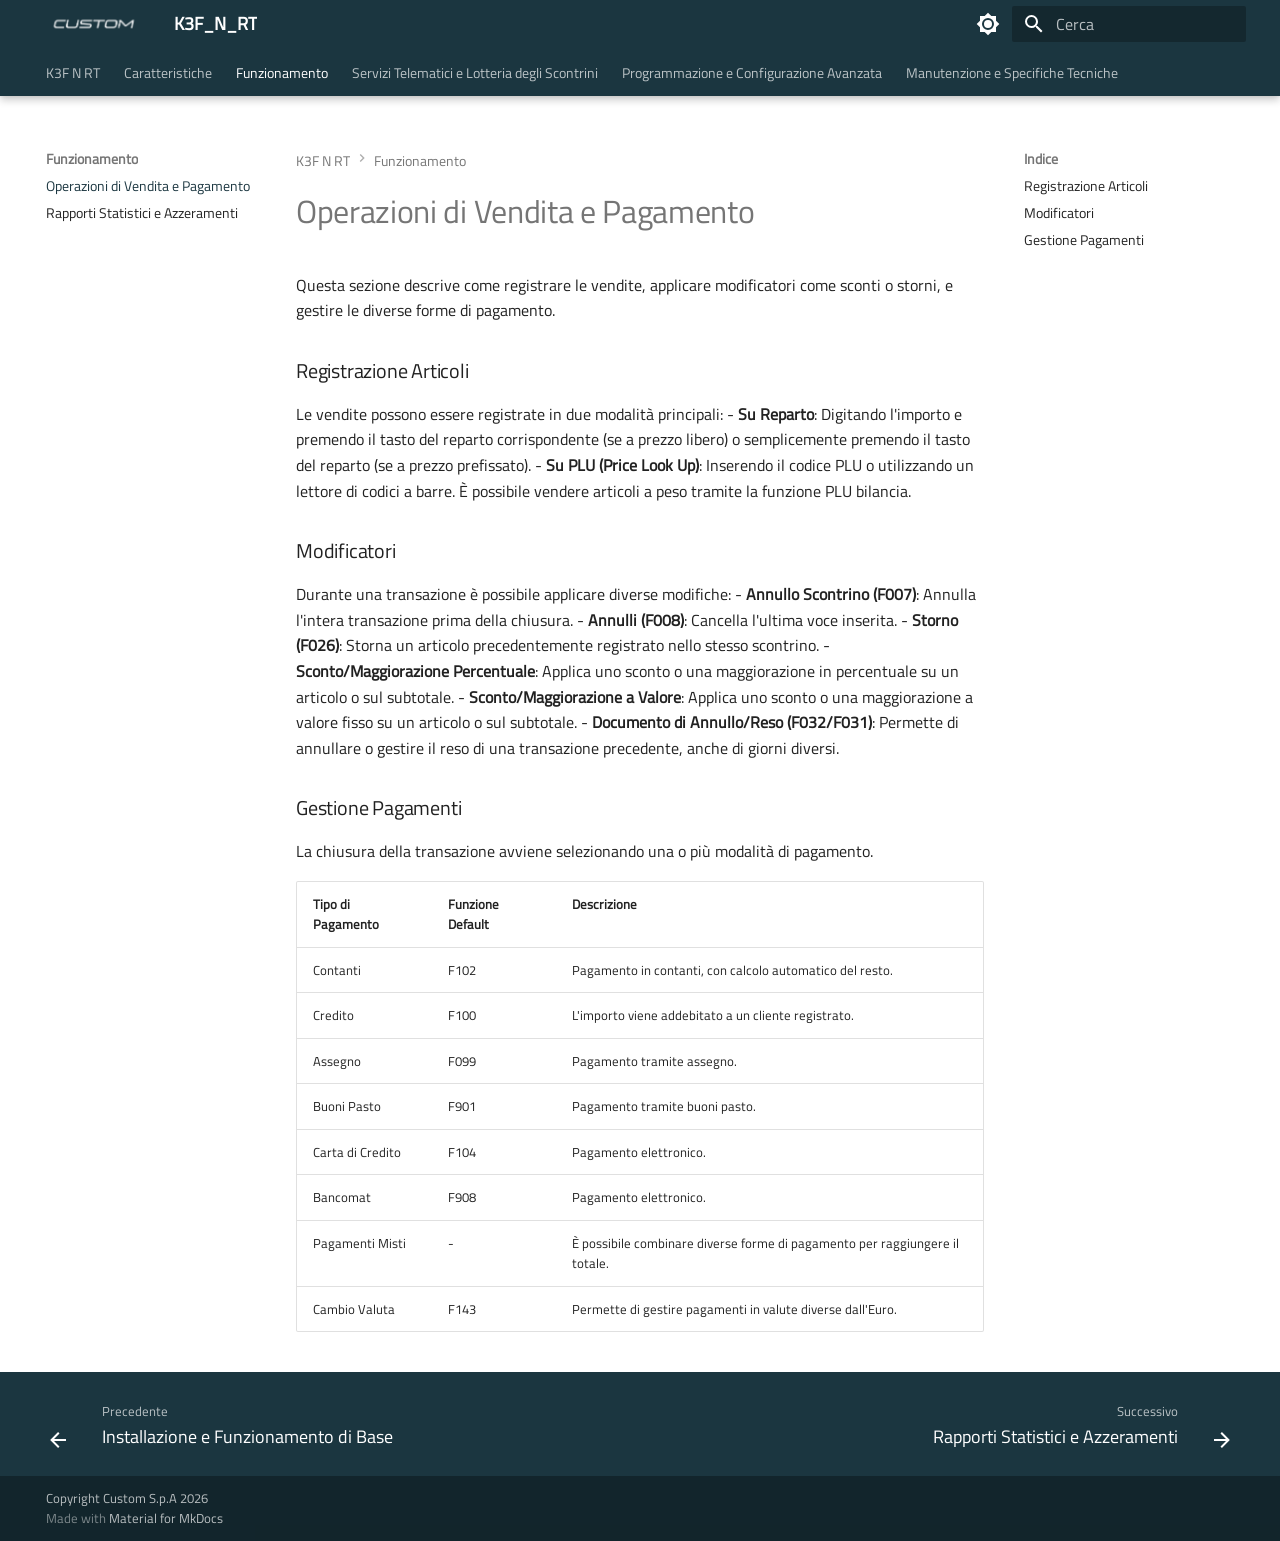
<file: operazioni-di-vendita-e-pagamento/index.html>
<!doctype html>
<html lang="it" class="no-js">
  <head>
    
      <meta charset="utf-8">
      <meta name="viewport" content="width=device-width,initial-scale=1">
      
      
        <meta name="author" content="Custom S.p.A.">
      
      
        <link rel="canonical" href="https://ivanrobuschi-custom.github.io/K3F_n_rt/operazioni-di-vendita-e-pagamento/">
      
      
        <link rel="prev" href="../installazione-e-funzionamento-di-base/">
      
      
        <link rel="next" href="../rapporti-statistici-e-azzeramenti/">
      
      
        
      
      
      <link rel="icon" href="../assets/icons/favicon.png">
      <meta name="generator" content="mkdocs-1.6.1, mkdocs-material-9.7.6">
    
    
      
        <title>Operazioni di Vendita e Pagamento - K3F_N_RT</title>
      
    
    
      <link rel="stylesheet" href="../assets/stylesheets/main.484c7ddc.min.css">
      
        
        <link rel="stylesheet" href="../assets/stylesheets/palette.ab4e12ef.min.css">
      
      


    
    
      
    
    
      
        
        
        <link rel="preconnect" href="https://fonts.gstatic.com" crossorigin>
        <link rel="stylesheet" href="https://fonts.googleapis.com/css?family=Roboto:300,300i,400,400i,700,700i%7CRoboto+Mono:400,400i,700,700i&display=fallback">
        <style>:root{--md-text-font:"Roboto";--md-code-font:"Roboto Mono"}</style>
      
    
    
      <link rel="stylesheet" href="../stylesheets/extra.css">
    
    <script>__md_scope=new URL("..",location),__md_hash=e=>[...e].reduce(((e,_)=>(e<<5)-e+_.charCodeAt(0)),0),__md_get=(e,_=localStorage,t=__md_scope)=>JSON.parse(_.getItem(t.pathname+"."+e)),__md_set=(e,_,t=localStorage,a=__md_scope)=>{try{t.setItem(a.pathname+"."+e,JSON.stringify(_))}catch(e){}}</script>
    
      

    
    
  </head>
  
  
    
    
      
    
    
    
    
    <body dir="ltr" data-md-color-scheme="default" data-md-color-primary="custom" data-md-color-accent="indigo">
  
    
    <input class="md-toggle" data-md-toggle="drawer" type="checkbox" id="__drawer" autocomplete="off">
    <input class="md-toggle" data-md-toggle="search" type="checkbox" id="__search" autocomplete="off">
    <label class="md-overlay" for="__drawer"></label>
    <div data-md-component="skip">
      
        
        <a href="#operazioni-di-vendita-e-pagamento" class="md-skip">
          Vai al contenuto
        </a>
      
    </div>
    <div data-md-component="announce">
      
    </div>
    
    
      

  

<header class="md-header md-header--shadow md-header--lifted" data-md-component="header">
  <nav class="md-header__inner md-grid" aria-label="Intestazione">
    <a href=".." title="K3F_N_RT" class="md-header__button md-logo" aria-label="K3F_N_RT" data-md-component="logo">
      
  <img src="../assets/icons/logo.png" alt="logo">

    </a>
    <label class="md-header__button md-icon" for="__drawer">
      
      <svg xmlns="http://www.w3.org/2000/svg" viewBox="0 0 24 24"><path d="M3 6h18v2H3zm0 5h18v2H3zm0 5h18v2H3z"/></svg>
    </label>
    <div class="md-header__title" data-md-component="header-title">
      <div class="md-header__ellipsis">
        <div class="md-header__topic">
          <span class="md-ellipsis">
            K3F_N_RT
          </span>
        </div>
        <div class="md-header__topic" data-md-component="header-topic">
          <span class="md-ellipsis">
            
              Operazioni di Vendita e Pagamento
            
          </span>
        </div>
      </div>
    </div>
    
      
        <form class="md-header__option" data-md-component="palette">
  
    
    
    
    <input class="md-option" data-md-color-media="" data-md-color-scheme="default" data-md-color-primary="custom" data-md-color-accent="indigo"  aria-label="Tema scuro"  type="radio" name="__palette" id="__palette_0">
    
      <label class="md-header__button md-icon" title="Tema scuro" for="__palette_1" hidden>
        <svg xmlns="http://www.w3.org/2000/svg" viewBox="0 0 24 24"><path d="M12 8a4 4 0 0 0-4 4 4 4 0 0 0 4 4 4 4 0 0 0 4-4 4 4 0 0 0-4-4m0 10a6 6 0 0 1-6-6 6 6 0 0 1 6-6 6 6 0 0 1 6 6 6 6 0 0 1-6 6m8-9.31V4h-4.69L12 .69 8.69 4H4v4.69L.69 12 4 15.31V20h4.69L12 23.31 15.31 20H20v-4.69L23.31 12z"/></svg>
      </label>
    
  
    
    
    
    <input class="md-option" data-md-color-media="" data-md-color-scheme="slate" data-md-color-primary="custom" data-md-color-accent="indigo"  aria-label="Tema chiaro"  type="radio" name="__palette" id="__palette_1">
    
      <label class="md-header__button md-icon" title="Tema chiaro" for="__palette_0" hidden>
        <svg xmlns="http://www.w3.org/2000/svg" viewBox="0 0 24 24"><path d="M12 18c-.89 0-1.74-.2-2.5-.55C11.56 16.5 13 14.42 13 12s-1.44-4.5-3.5-5.45C10.26 6.2 11.11 6 12 6a6 6 0 0 1 6 6 6 6 0 0 1-6 6m8-9.31V4h-4.69L12 .69 8.69 4H4v4.69L.69 12 4 15.31V20h4.69L12 23.31 15.31 20H20v-4.69L23.31 12z"/></svg>
      </label>
    
  
</form>
      
    
    
      <script>var palette=__md_get("__palette");if(palette&&palette.color){if("(prefers-color-scheme)"===palette.color.media){var media=matchMedia("(prefers-color-scheme: light)"),input=document.querySelector(media.matches?"[data-md-color-media='(prefers-color-scheme: light)']":"[data-md-color-media='(prefers-color-scheme: dark)']");palette.color.media=input.getAttribute("data-md-color-media"),palette.color.scheme=input.getAttribute("data-md-color-scheme"),palette.color.primary=input.getAttribute("data-md-color-primary"),palette.color.accent=input.getAttribute("data-md-color-accent")}for(var[key,value]of Object.entries(palette.color))document.body.setAttribute("data-md-color-"+key,value)}</script>
    
    
    
      
      
        <label class="md-header__button md-icon" for="__search">
          
          <svg xmlns="http://www.w3.org/2000/svg" viewBox="0 0 24 24"><path d="M9.5 3A6.5 6.5 0 0 1 16 9.5c0 1.61-.59 3.09-1.56 4.23l.27.27h.79l5 5-1.5 1.5-5-5v-.79l-.27-.27A6.52 6.52 0 0 1 9.5 16 6.5 6.5 0 0 1 3 9.5 6.5 6.5 0 0 1 9.5 3m0 2C7 5 5 7 5 9.5S7 14 9.5 14 14 12 14 9.5 12 5 9.5 5"/></svg>
        </label>
        <div class="md-search" data-md-component="search" role="dialog">
  <label class="md-search__overlay" for="__search"></label>
  <div class="md-search__inner" role="search">
    <form class="md-search__form" name="search">
      <input type="text" class="md-search__input" name="query" aria-label="Cerca" placeholder="Cerca" autocapitalize="off" autocorrect="off" autocomplete="off" spellcheck="false" data-md-component="search-query" required>
      <label class="md-search__icon md-icon" for="__search">
        
        <svg xmlns="http://www.w3.org/2000/svg" viewBox="0 0 24 24"><path d="M9.5 3A6.5 6.5 0 0 1 16 9.5c0 1.61-.59 3.09-1.56 4.23l.27.27h.79l5 5-1.5 1.5-5-5v-.79l-.27-.27A6.52 6.52 0 0 1 9.5 16 6.5 6.5 0 0 1 3 9.5 6.5 6.5 0 0 1 9.5 3m0 2C7 5 5 7 5 9.5S7 14 9.5 14 14 12 14 9.5 12 5 9.5 5"/></svg>
        
        <svg xmlns="http://www.w3.org/2000/svg" viewBox="0 0 24 24"><path d="M20 11v2H8l5.5 5.5-1.42 1.42L4.16 12l7.92-7.92L13.5 5.5 8 11z"/></svg>
      </label>
      <nav class="md-search__options" aria-label="Cerca">
        
          <a href="javascript:void(0)" class="md-search__icon md-icon" title="Condividi" aria-label="Condividi" data-clipboard data-clipboard-text="" data-md-component="search-share" tabindex="-1">
            
            <svg xmlns="http://www.w3.org/2000/svg" viewBox="0 0 24 24"><path d="M18 16.08c-.76 0-1.44.3-1.96.77L8.91 12.7c.05-.23.09-.46.09-.7s-.04-.47-.09-.7l7.05-4.11c.54.5 1.25.81 2.04.81a3 3 0 0 0 3-3 3 3 0 0 0-3-3 3 3 0 0 0-3 3c0 .24.04.47.09.7L8.04 9.81C7.5 9.31 6.79 9 6 9a3 3 0 0 0-3 3 3 3 0 0 0 3 3c.79 0 1.5-.31 2.04-.81l7.12 4.15c-.05.21-.08.43-.08.66 0 1.61 1.31 2.91 2.92 2.91s2.92-1.3 2.92-2.91A2.92 2.92 0 0 0 18 16.08"/></svg>
          </a>
        
        <button type="reset" class="md-search__icon md-icon" title="Cancella" aria-label="Cancella" tabindex="-1">
          
          <svg xmlns="http://www.w3.org/2000/svg" viewBox="0 0 24 24"><path d="M19 6.41 17.59 5 12 10.59 6.41 5 5 6.41 10.59 12 5 17.59 6.41 19 12 13.41 17.59 19 19 17.59 13.41 12z"/></svg>
        </button>
      </nav>
      
        <div class="md-search__suggest" data-md-component="search-suggest"></div>
      
    </form>
    <div class="md-search__output">
      <div class="md-search__scrollwrap" tabindex="0" data-md-scrollfix>
        <div class="md-search-result" data-md-component="search-result">
          <div class="md-search-result__meta">
            Inizializza la ricerca
          </div>
          <ol class="md-search-result__list" role="presentation"></ol>
        </div>
      </div>
    </div>
  </div>
</div>
      
    
    
  </nav>
  
    
      
<nav class="md-tabs" aria-label="Tabs" data-md-component="tabs">
  <div class="md-grid">
    <ul class="md-tabs__list">
      
        
  
  
  
  
    <li class="md-tabs__item">
      <a href=".." class="md-tabs__link">
        
  
  
    
  
  K3F N RT

      </a>
    </li>
  

      
        
  
  
  
  
    
    
      <li class="md-tabs__item">
        <a href="../descrizione-del-dispositivo/" class="md-tabs__link">
          
  
  
    
  
  Caratteristiche

        </a>
      </li>
    
  

      
        
  
  
  
    
  
  
    
    
      <li class="md-tabs__item md-tabs__item--active">
        <a href="./" class="md-tabs__link">
          
  
  
    
  
  Funzionamento

        </a>
      </li>
    
  

      
        
  
  
  
  
    <li class="md-tabs__item">
      <a href="../servizi-telematici-e-lotteria-degli-scontrini/" class="md-tabs__link">
        
  
  
    
  
  Servizi Telematici e Lotteria degli Scontrini

      </a>
    </li>
  

      
        
  
  
  
  
    <li class="md-tabs__item">
      <a href="../programmazione-e-configurazione-avanzata/" class="md-tabs__link">
        
  
  
    
  
  Programmazione e Configurazione Avanzata

      </a>
    </li>
  

      
        
  
  
  
  
    <li class="md-tabs__item">
      <a href="../manutenzione-e-specifiche-tecniche/" class="md-tabs__link">
        
  
  
    
  
  Manutenzione e Specifiche Tecniche

      </a>
    </li>
  

      
    </ul>
  </div>
</nav>
    
  
</header>
    
    <div class="md-container" data-md-component="container">
      
      
        
      
      <main class="md-main" data-md-component="main">
        <div class="md-main__inner md-grid">
          
            
              
              <div class="md-sidebar md-sidebar--primary" data-md-component="sidebar" data-md-type="navigation" >
                <div class="md-sidebar__scrollwrap">
                  <div class="md-sidebar__inner">
                    


  


<nav class="md-nav md-nav--primary md-nav--lifted" aria-label="Navigazione" data-md-level="0">
  <label class="md-nav__title" for="__drawer">
    <a href=".." title="K3F_N_RT" class="md-nav__button md-logo" aria-label="K3F_N_RT" data-md-component="logo">
      
  <img src="../assets/icons/logo.png" alt="logo">

    </a>
    K3F_N_RT
  </label>
  
  <ul class="md-nav__list" data-md-scrollfix>
    
      
      
  
  
  
  
    <li class="md-nav__item">
      <a href=".." class="md-nav__link">
        
  
  
  <span class="md-ellipsis">
    
  
    K3F N RT
  

    
  </span>
  
  

      </a>
    </li>
  

    
      
      
  
  
  
  
    
    
      
        
      
        
      
    
    
    
      
      
        
      
    
    
      
        
        
      
    
    <li class="md-nav__item md-nav__item--pruned md-nav__item--nested">
      
        
  
  
  
    <a href="../descrizione-del-dispositivo/" class="md-nav__link">
      
  
  
  <span class="md-ellipsis">
    
  
    Caratteristiche
  

    
  </span>
  
  

      
        <span class="md-nav__icon md-icon"></span>
      
    </a>
  

      
    </li>
  

    
      
      
  
  
    
  
  
  
    
    
      
        
      
        
      
    
    
    
      
        
        
      
      
        
      
    
    
      
    
    <li class="md-nav__item md-nav__item--active md-nav__item--section md-nav__item--nested">
      
        
        
        <input class="md-nav__toggle md-toggle " type="checkbox" id="__nav_3" checked>
        
          
          <label class="md-nav__link" for="__nav_3" id="__nav_3_label" tabindex="">
            
  
  
  <span class="md-ellipsis">
    
  
    Funzionamento
  

    
  </span>
  
  

            <span class="md-nav__icon md-icon"></span>
          </label>
        
        <nav class="md-nav" data-md-level="1" aria-labelledby="__nav_3_label" aria-expanded="true">
          <label class="md-nav__title" for="__nav_3">
            <span class="md-nav__icon md-icon"></span>
            
  
    Funzionamento
  

          </label>
          <ul class="md-nav__list" data-md-scrollfix>
            
              
                
  
  
    
  
  
  
    <li class="md-nav__item md-nav__item--active">
      
      <input class="md-nav__toggle md-toggle" type="checkbox" id="__toc">
      
      
        
      
      
        <label class="md-nav__link md-nav__link--active" for="__toc">
          
  
  
  <span class="md-ellipsis">
    
  
    Operazioni di Vendita e Pagamento
  

    
  </span>
  
  

          <span class="md-nav__icon md-icon"></span>
        </label>
      
      <a href="./" class="md-nav__link md-nav__link--active">
        
  
  
  <span class="md-ellipsis">
    
  
    Operazioni di Vendita e Pagamento
  

    
  </span>
  
  

      </a>
      
        

<nav class="md-nav md-nav--secondary" aria-label="Indice">
  
  
  
    
  
  
    <label class="md-nav__title" for="__toc">
      <span class="md-nav__icon md-icon"></span>
      Indice
    </label>
    <ul class="md-nav__list" data-md-component="toc" data-md-scrollfix>
      
        <li class="md-nav__item">
  <a href="#registrazione-articoli" class="md-nav__link">
    <span class="md-ellipsis">
      
        Registrazione Articoli
      
    </span>
  </a>
  
</li>
      
        <li class="md-nav__item">
  <a href="#modificatori" class="md-nav__link">
    <span class="md-ellipsis">
      
        Modificatori
      
    </span>
  </a>
  
</li>
      
        <li class="md-nav__item">
  <a href="#gestione-pagamenti" class="md-nav__link">
    <span class="md-ellipsis">
      
        Gestione Pagamenti
      
    </span>
  </a>
  
</li>
      
    </ul>
  
</nav>
      
    </li>
  

              
            
              
                
  
  
  
  
    <li class="md-nav__item">
      <a href="../rapporti-statistici-e-azzeramenti/" class="md-nav__link">
        
  
  
  <span class="md-ellipsis">
    
  
    Rapporti Statistici e Azzeramenti
  

    
  </span>
  
  

      </a>
    </li>
  

              
            
          </ul>
        </nav>
      
    </li>
  

    
      
      
  
  
  
  
    <li class="md-nav__item">
      <a href="../servizi-telematici-e-lotteria-degli-scontrini/" class="md-nav__link">
        
  
  
  <span class="md-ellipsis">
    
  
    Servizi Telematici e Lotteria degli Scontrini
  

    
  </span>
  
  

      </a>
    </li>
  

    
      
      
  
  
  
  
    <li class="md-nav__item">
      <a href="../programmazione-e-configurazione-avanzata/" class="md-nav__link">
        
  
  
  <span class="md-ellipsis">
    
  
    Programmazione e Configurazione Avanzata
  

    
  </span>
  
  

      </a>
    </li>
  

    
      
      
  
  
  
  
    <li class="md-nav__item">
      <a href="../manutenzione-e-specifiche-tecniche/" class="md-nav__link">
        
  
  
  <span class="md-ellipsis">
    
  
    Manutenzione e Specifiche Tecniche
  

    
  </span>
  
  

      </a>
    </li>
  

    
  </ul>
</nav>
                  </div>
                </div>
              </div>
            
            
              
              <div class="md-sidebar md-sidebar--secondary" data-md-component="sidebar" data-md-type="toc" >
                <div class="md-sidebar__scrollwrap">
                  <div class="md-sidebar__inner">
                    

<nav class="md-nav md-nav--secondary" aria-label="Indice">
  
  
  
    
  
  
    <label class="md-nav__title" for="__toc">
      <span class="md-nav__icon md-icon"></span>
      Indice
    </label>
    <ul class="md-nav__list" data-md-component="toc" data-md-scrollfix>
      
        <li class="md-nav__item">
  <a href="#registrazione-articoli" class="md-nav__link">
    <span class="md-ellipsis">
      
        Registrazione Articoli
      
    </span>
  </a>
  
</li>
      
        <li class="md-nav__item">
  <a href="#modificatori" class="md-nav__link">
    <span class="md-ellipsis">
      
        Modificatori
      
    </span>
  </a>
  
</li>
      
        <li class="md-nav__item">
  <a href="#gestione-pagamenti" class="md-nav__link">
    <span class="md-ellipsis">
      
        Gestione Pagamenti
      
    </span>
  </a>
  
</li>
      
    </ul>
  
</nav>
                  </div>
                </div>
              </div>
            
          
          
            <div class="md-content" data-md-component="content">
              
                



  


  <nav class="md-path" aria-label="Navigazione" >
    <ol class="md-path__list">
      
        
  
  
    <li class="md-path__item">
      <a href=".." class="md-path__link">
        
  <span class="md-ellipsis">
    K3F N RT
  </span>

      </a>
    </li>
  

      
      
        
  
  
    
    
      <li class="md-path__item">
        <a href="./" class="md-path__link">
          
  <span class="md-ellipsis">
    Funzionamento
  </span>

        </a>
      </li>
    
  

      
    </ol>
  </nav>

              
              <article class="md-content__inner md-typeset">
                
                  



<h1 id="operazioni-di-vendita-e-pagamento">Operazioni di Vendita e Pagamento<a class="headerlink" href="#operazioni-di-vendita-e-pagamento" title="Permanent link">&para;</a></h1>
<p>Questa sezione descrive come registrare le vendite, applicare modificatori come sconti o storni, e gestire le diverse forme di pagamento.</p>
<h3 id="registrazione-articoli">Registrazione Articoli<a class="headerlink" href="#registrazione-articoli" title="Permanent link">&para;</a></h3>
<p>Le vendite possono essere registrate in due modalità principali:
- <strong>Su Reparto</strong>: Digitando l'importo e premendo il tasto del reparto corrispondente (se a prezzo libero) o semplicemente premendo il tasto del reparto (se a prezzo prefissato).
- <strong>Su PLU (Price Look Up)</strong>: Inserendo il codice PLU o utilizzando un lettore di codici a barre. È possibile vendere articoli a peso tramite la funzione PLU bilancia.</p>
<h3 id="modificatori">Modificatori<a class="headerlink" href="#modificatori" title="Permanent link">&para;</a></h3>
<p>Durante una transazione è possibile applicare diverse modifiche:
- <strong>Annullo Scontrino (F007)</strong>: Annulla l'intera transazione prima della chiusura.
- <strong>Annulli (F008)</strong>: Cancella l'ultima voce inserita.
- <strong>Storno (F026)</strong>: Storna un articolo precedentemente registrato nello stesso scontrino.
- <strong>Sconto/Maggiorazione Percentuale</strong>: Applica uno sconto o una maggiorazione in percentuale su un articolo o sul subtotale.
- <strong>Sconto/Maggiorazione a Valore</strong>: Applica uno sconto o una maggiorazione a valore fisso su un articolo o sul subtotale.
- <strong>Documento di Annullo/Reso (F032/F031)</strong>: Permette di annullare o gestire il reso di una transazione precedente, anche di giorni diversi.</p>
<h3 id="gestione-pagamenti">Gestione Pagamenti<a class="headerlink" href="#gestione-pagamenti" title="Permanent link">&para;</a></h3>
<p>La chiusura della transazione avviene selezionando una o più modalità di pagamento.</p>
<table>
<thead>
<tr>
<th>Tipo di Pagamento</th>
<th>Funzione Default</th>
<th>Descrizione</th>
</tr>
</thead>
<tbody>
<tr>
<td>Contanti</td>
<td>F102</td>
<td>Pagamento in contanti, con calcolo automatico del resto.</td>
</tr>
<tr>
<td>Credito</td>
<td>F100</td>
<td>L'importo viene addebitato a un cliente registrato.</td>
</tr>
<tr>
<td>Assegno</td>
<td>F099</td>
<td>Pagamento tramite assegno.</td>
</tr>
<tr>
<td>Buoni Pasto</td>
<td>F901</td>
<td>Pagamento tramite buoni pasto.</td>
</tr>
<tr>
<td>Carta di Credito</td>
<td>F104</td>
<td>Pagamento elettronico.</td>
</tr>
<tr>
<td>Bancomat</td>
<td>F908</td>
<td>Pagamento elettronico.</td>
</tr>
<tr>
<td>Pagamenti Misti</td>
<td>-</td>
<td>È possibile combinare diverse forme di pagamento per raggiungere il totale.</td>
</tr>
<tr>
<td>Cambio Valuta</td>
<td>F143</td>
<td>Permette di gestire pagamenti in valute diverse dall'Euro.</td>
</tr>
</tbody>
</table>












                
              </article>
            </div>
          
          
<script>var target=document.getElementById(location.hash.slice(1));target&&target.name&&(target.checked=target.name.startsWith("__tabbed_"))</script>
        </div>
        
          <button type="button" class="md-top md-icon" data-md-component="top" hidden>
  
  <svg xmlns="http://www.w3.org/2000/svg" viewBox="0 0 24 24"><path d="M13 20h-2V8l-5.5 5.5-1.42-1.42L12 4.16l7.92 7.92-1.42 1.42L13 8z"/></svg>
  Torna su
</button>
        
      </main>
      
        <footer class="md-footer">
  
    
      
      <nav class="md-footer__inner md-grid" aria-label="Piede" >
        
          
          <a href="../installazione-e-funzionamento-di-base/" class="md-footer__link md-footer__link--prev" aria-label="Precedente: Installazione e Funzionamento di Base">
            <div class="md-footer__button md-icon">
              
              <svg xmlns="http://www.w3.org/2000/svg" viewBox="0 0 24 24"><path d="M20 11v2H8l5.5 5.5-1.42 1.42L4.16 12l7.92-7.92L13.5 5.5 8 11z"/></svg>
            </div>
            <div class="md-footer__title">
              <span class="md-footer__direction">
                Precedente
              </span>
              <div class="md-ellipsis">
                Installazione e Funzionamento di Base
              </div>
            </div>
          </a>
        
        
          
          <a href="../rapporti-statistici-e-azzeramenti/" class="md-footer__link md-footer__link--next" aria-label="Successivo: Rapporti Statistici e Azzeramenti">
            <div class="md-footer__title">
              <span class="md-footer__direction">
                Successivo
              </span>
              <div class="md-ellipsis">
                Rapporti Statistici e Azzeramenti
              </div>
            </div>
            <div class="md-footer__button md-icon">
              
              <svg xmlns="http://www.w3.org/2000/svg" viewBox="0 0 24 24"><path d="M4 11v2h12l-5.5 5.5 1.42 1.42L19.84 12l-7.92-7.92L10.5 5.5 16 11z"/></svg>
            </div>
          </a>
        
      </nav>
    
  
  <div class="md-footer-meta md-typeset">
    <div class="md-footer-meta__inner md-grid">
      <div class="md-copyright">
  
    <div class="md-copyright__highlight">
      Copyright Custom S.p.A 2026
    </div>
  
  
    Made with
    <a href="https://squidfunk.github.io/mkdocs-material/" target="_blank" rel="noopener">
      Material for MkDocs
    </a>
  
</div>
      
    </div>
  </div>
</footer>
      
    </div>
    <div class="md-dialog" data-md-component="dialog">
      <div class="md-dialog__inner md-typeset"></div>
    </div>
    
      <div class="md-progress" data-md-component="progress" role="progressbar"></div>
    
    
    
      
      
      <script id="__config" type="application/json">{"annotate": null, "base": "..", "features": ["navigation.instant", "navigation.instant.prefetch", "navigation.instant.progress", "navigation.tracking", "navigation.tabs", "navigation.tabs.sticky", "navigation.path", "navigation.sections", "navigation.prune", "navigation.indexes", "navigation.top", "search.suggest", "search.highlight", "search.share", "navigation.footer"], "search": "../assets/javascripts/workers/search.2c215733.min.js", "tags": null, "translations": {"clipboard.copied": "Copiato", "clipboard.copy": "Copia", "search.result.more.one": "1 altro in questa pagina", "search.result.more.other": "# altri in questa pagina", "search.result.none": "Nessun documento trovato", "search.result.one": "1 documento trovato", "search.result.other": "# documenti trovati", "search.result.placeholder": "Scrivi per iniziare a cercare", "search.result.term.missing": "Non presente", "select.version": "Seleziona la versione"}, "version": null}</script>
    
    
      <script src="../assets/javascripts/bundle.79ae519e.min.js"></script>
      
    
  </body>
</html>
</file>
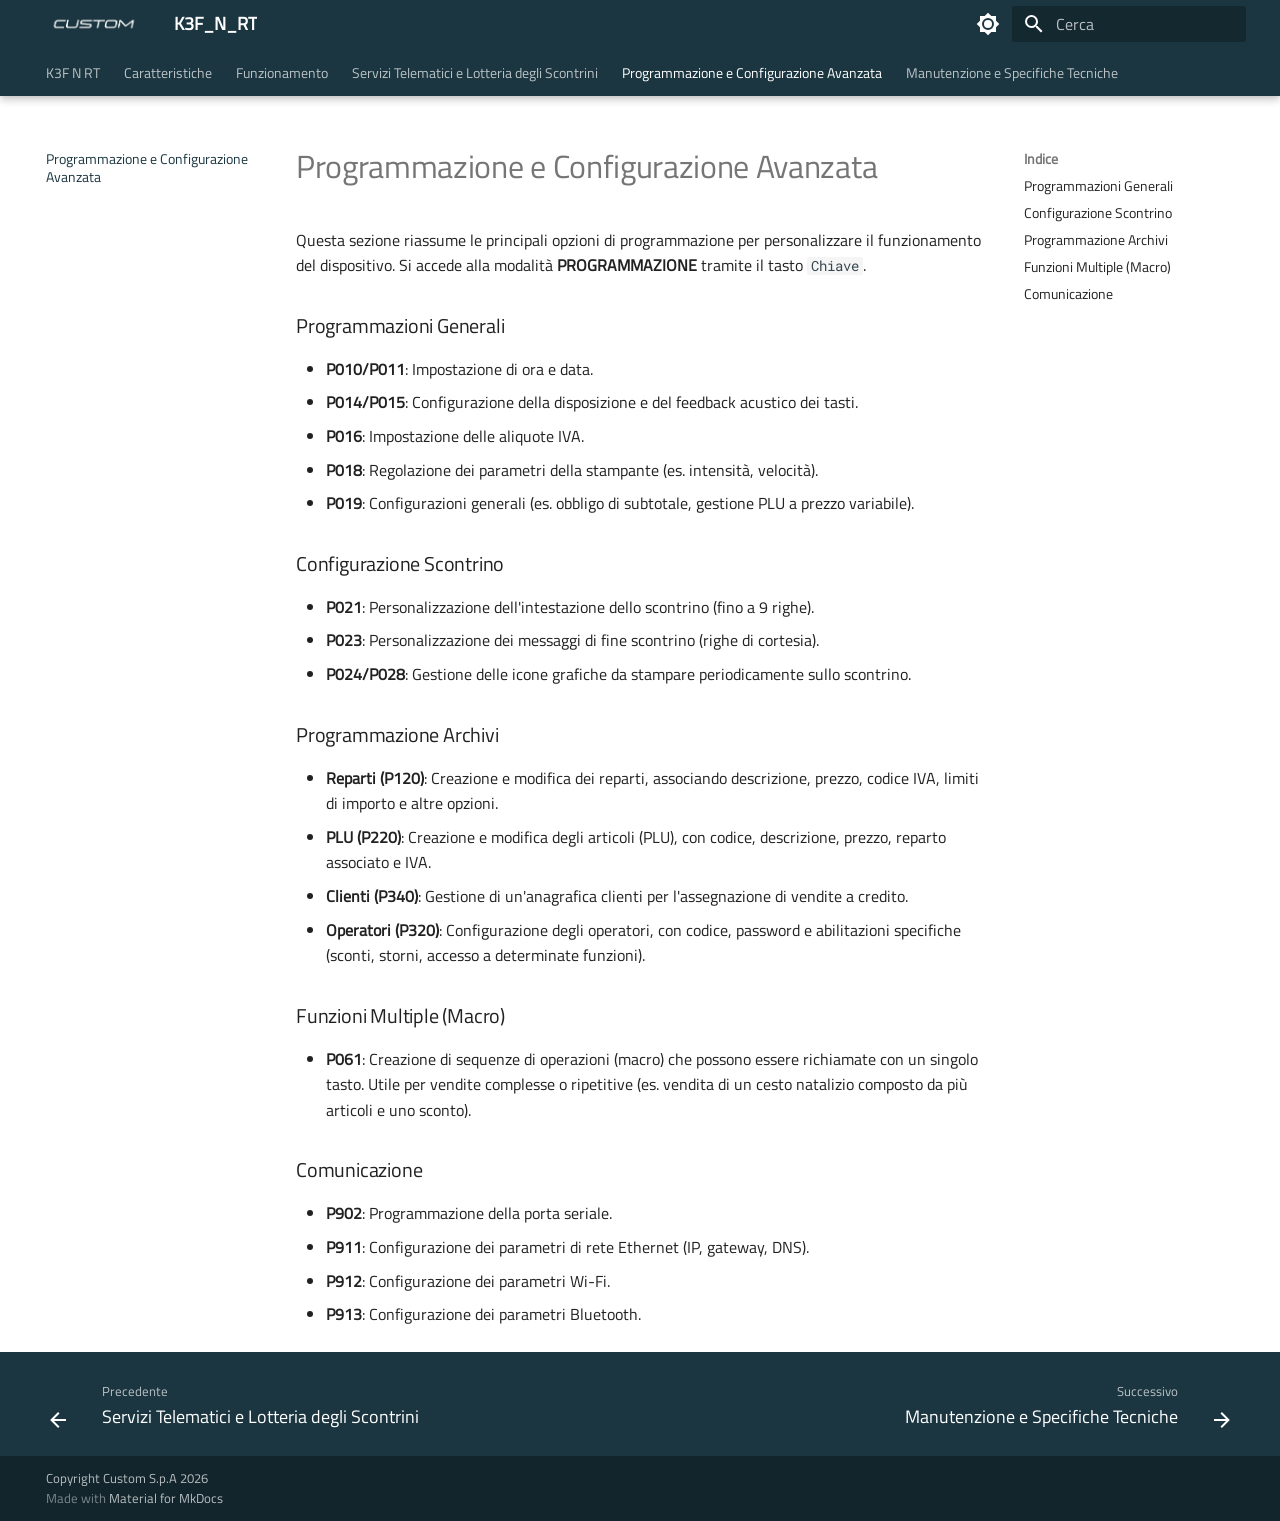
<file: programmazione-e-configurazione-avanzata/index.html>
<!doctype html>
<html lang="it" class="no-js">
  <head>
    
      <meta charset="utf-8">
      <meta name="viewport" content="width=device-width,initial-scale=1">
      
      
        <meta name="author" content="Custom S.p.A.">
      
      
        <link rel="canonical" href="https://ivanrobuschi-custom.github.io/K3F_n_rt/programmazione-e-configurazione-avanzata/">
      
      
        <link rel="prev" href="../servizi-telematici-e-lotteria-degli-scontrini/">
      
      
        <link rel="next" href="../manutenzione-e-specifiche-tecniche/">
      
      
        
      
      
      <link rel="icon" href="../assets/icons/favicon.png">
      <meta name="generator" content="mkdocs-1.6.1, mkdocs-material-9.7.6">
    
    
      
        <title>Programmazione e Configurazione Avanzata - K3F_N_RT</title>
      
    
    
      <link rel="stylesheet" href="../assets/stylesheets/main.484c7ddc.min.css">
      
        
        <link rel="stylesheet" href="../assets/stylesheets/palette.ab4e12ef.min.css">
      
      


    
    
      
    
    
      
        
        
        <link rel="preconnect" href="https://fonts.gstatic.com" crossorigin>
        <link rel="stylesheet" href="https://fonts.googleapis.com/css?family=Roboto:300,300i,400,400i,700,700i%7CRoboto+Mono:400,400i,700,700i&display=fallback">
        <style>:root{--md-text-font:"Roboto";--md-code-font:"Roboto Mono"}</style>
      
    
    
      <link rel="stylesheet" href="../stylesheets/extra.css">
    
    <script>__md_scope=new URL("..",location),__md_hash=e=>[...e].reduce(((e,_)=>(e<<5)-e+_.charCodeAt(0)),0),__md_get=(e,_=localStorage,t=__md_scope)=>JSON.parse(_.getItem(t.pathname+"."+e)),__md_set=(e,_,t=localStorage,a=__md_scope)=>{try{t.setItem(a.pathname+"."+e,JSON.stringify(_))}catch(e){}}</script>
    
      

    
    
  </head>
  
  
    
    
      
    
    
    
    
    <body dir="ltr" data-md-color-scheme="default" data-md-color-primary="custom" data-md-color-accent="indigo">
  
    
    <input class="md-toggle" data-md-toggle="drawer" type="checkbox" id="__drawer" autocomplete="off">
    <input class="md-toggle" data-md-toggle="search" type="checkbox" id="__search" autocomplete="off">
    <label class="md-overlay" for="__drawer"></label>
    <div data-md-component="skip">
      
        
        <a href="#programmazione-e-configurazione-avanzata" class="md-skip">
          Vai al contenuto
        </a>
      
    </div>
    <div data-md-component="announce">
      
    </div>
    
    
      

  

<header class="md-header md-header--shadow md-header--lifted" data-md-component="header">
  <nav class="md-header__inner md-grid" aria-label="Intestazione">
    <a href=".." title="K3F_N_RT" class="md-header__button md-logo" aria-label="K3F_N_RT" data-md-component="logo">
      
  <img src="../assets/icons/logo.png" alt="logo">

    </a>
    <label class="md-header__button md-icon" for="__drawer">
      
      <svg xmlns="http://www.w3.org/2000/svg" viewBox="0 0 24 24"><path d="M3 6h18v2H3zm0 5h18v2H3zm0 5h18v2H3z"/></svg>
    </label>
    <div class="md-header__title" data-md-component="header-title">
      <div class="md-header__ellipsis">
        <div class="md-header__topic">
          <span class="md-ellipsis">
            K3F_N_RT
          </span>
        </div>
        <div class="md-header__topic" data-md-component="header-topic">
          <span class="md-ellipsis">
            
              Programmazione e Configurazione Avanzata
            
          </span>
        </div>
      </div>
    </div>
    
      
        <form class="md-header__option" data-md-component="palette">
  
    
    
    
    <input class="md-option" data-md-color-media="" data-md-color-scheme="default" data-md-color-primary="custom" data-md-color-accent="indigo"  aria-label="Tema scuro"  type="radio" name="__palette" id="__palette_0">
    
      <label class="md-header__button md-icon" title="Tema scuro" for="__palette_1" hidden>
        <svg xmlns="http://www.w3.org/2000/svg" viewBox="0 0 24 24"><path d="M12 8a4 4 0 0 0-4 4 4 4 0 0 0 4 4 4 4 0 0 0 4-4 4 4 0 0 0-4-4m0 10a6 6 0 0 1-6-6 6 6 0 0 1 6-6 6 6 0 0 1 6 6 6 6 0 0 1-6 6m8-9.31V4h-4.69L12 .69 8.69 4H4v4.69L.69 12 4 15.31V20h4.69L12 23.31 15.31 20H20v-4.69L23.31 12z"/></svg>
      </label>
    
  
    
    
    
    <input class="md-option" data-md-color-media="" data-md-color-scheme="slate" data-md-color-primary="custom" data-md-color-accent="indigo"  aria-label="Tema chiaro"  type="radio" name="__palette" id="__palette_1">
    
      <label class="md-header__button md-icon" title="Tema chiaro" for="__palette_0" hidden>
        <svg xmlns="http://www.w3.org/2000/svg" viewBox="0 0 24 24"><path d="M12 18c-.89 0-1.74-.2-2.5-.55C11.56 16.5 13 14.42 13 12s-1.44-4.5-3.5-5.45C10.26 6.2 11.11 6 12 6a6 6 0 0 1 6 6 6 6 0 0 1-6 6m8-9.31V4h-4.69L12 .69 8.69 4H4v4.69L.69 12 4 15.31V20h4.69L12 23.31 15.31 20H20v-4.69L23.31 12z"/></svg>
      </label>
    
  
</form>
      
    
    
      <script>var palette=__md_get("__palette");if(palette&&palette.color){if("(prefers-color-scheme)"===palette.color.media){var media=matchMedia("(prefers-color-scheme: light)"),input=document.querySelector(media.matches?"[data-md-color-media='(prefers-color-scheme: light)']":"[data-md-color-media='(prefers-color-scheme: dark)']");palette.color.media=input.getAttribute("data-md-color-media"),palette.color.scheme=input.getAttribute("data-md-color-scheme"),palette.color.primary=input.getAttribute("data-md-color-primary"),palette.color.accent=input.getAttribute("data-md-color-accent")}for(var[key,value]of Object.entries(palette.color))document.body.setAttribute("data-md-color-"+key,value)}</script>
    
    
    
      
      
        <label class="md-header__button md-icon" for="__search">
          
          <svg xmlns="http://www.w3.org/2000/svg" viewBox="0 0 24 24"><path d="M9.5 3A6.5 6.5 0 0 1 16 9.5c0 1.61-.59 3.09-1.56 4.23l.27.27h.79l5 5-1.5 1.5-5-5v-.79l-.27-.27A6.52 6.52 0 0 1 9.5 16 6.5 6.5 0 0 1 3 9.5 6.5 6.5 0 0 1 9.5 3m0 2C7 5 5 7 5 9.5S7 14 9.5 14 14 12 14 9.5 12 5 9.5 5"/></svg>
        </label>
        <div class="md-search" data-md-component="search" role="dialog">
  <label class="md-search__overlay" for="__search"></label>
  <div class="md-search__inner" role="search">
    <form class="md-search__form" name="search">
      <input type="text" class="md-search__input" name="query" aria-label="Cerca" placeholder="Cerca" autocapitalize="off" autocorrect="off" autocomplete="off" spellcheck="false" data-md-component="search-query" required>
      <label class="md-search__icon md-icon" for="__search">
        
        <svg xmlns="http://www.w3.org/2000/svg" viewBox="0 0 24 24"><path d="M9.5 3A6.5 6.5 0 0 1 16 9.5c0 1.61-.59 3.09-1.56 4.23l.27.27h.79l5 5-1.5 1.5-5-5v-.79l-.27-.27A6.52 6.52 0 0 1 9.5 16 6.5 6.5 0 0 1 3 9.5 6.5 6.5 0 0 1 9.5 3m0 2C7 5 5 7 5 9.5S7 14 9.5 14 14 12 14 9.5 12 5 9.5 5"/></svg>
        
        <svg xmlns="http://www.w3.org/2000/svg" viewBox="0 0 24 24"><path d="M20 11v2H8l5.5 5.5-1.42 1.42L4.16 12l7.92-7.92L13.5 5.5 8 11z"/></svg>
      </label>
      <nav class="md-search__options" aria-label="Cerca">
        
          <a href="javascript:void(0)" class="md-search__icon md-icon" title="Condividi" aria-label="Condividi" data-clipboard data-clipboard-text="" data-md-component="search-share" tabindex="-1">
            
            <svg xmlns="http://www.w3.org/2000/svg" viewBox="0 0 24 24"><path d="M18 16.08c-.76 0-1.44.3-1.96.77L8.91 12.7c.05-.23.09-.46.09-.7s-.04-.47-.09-.7l7.05-4.11c.54.5 1.25.81 2.04.81a3 3 0 0 0 3-3 3 3 0 0 0-3-3 3 3 0 0 0-3 3c0 .24.04.47.09.7L8.04 9.81C7.5 9.31 6.79 9 6 9a3 3 0 0 0-3 3 3 3 0 0 0 3 3c.79 0 1.5-.31 2.04-.81l7.12 4.15c-.05.21-.08.43-.08.66 0 1.61 1.31 2.91 2.92 2.91s2.92-1.3 2.92-2.91A2.92 2.92 0 0 0 18 16.08"/></svg>
          </a>
        
        <button type="reset" class="md-search__icon md-icon" title="Cancella" aria-label="Cancella" tabindex="-1">
          
          <svg xmlns="http://www.w3.org/2000/svg" viewBox="0 0 24 24"><path d="M19 6.41 17.59 5 12 10.59 6.41 5 5 6.41 10.59 12 5 17.59 6.41 19 12 13.41 17.59 19 19 17.59 13.41 12z"/></svg>
        </button>
      </nav>
      
        <div class="md-search__suggest" data-md-component="search-suggest"></div>
      
    </form>
    <div class="md-search__output">
      <div class="md-search__scrollwrap" tabindex="0" data-md-scrollfix>
        <div class="md-search-result" data-md-component="search-result">
          <div class="md-search-result__meta">
            Inizializza la ricerca
          </div>
          <ol class="md-search-result__list" role="presentation"></ol>
        </div>
      </div>
    </div>
  </div>
</div>
      
    
    
  </nav>
  
    
      
<nav class="md-tabs" aria-label="Tabs" data-md-component="tabs">
  <div class="md-grid">
    <ul class="md-tabs__list">
      
        
  
  
  
  
    <li class="md-tabs__item">
      <a href=".." class="md-tabs__link">
        
  
  
    
  
  K3F N RT

      </a>
    </li>
  

      
        
  
  
  
  
    
    
      <li class="md-tabs__item">
        <a href="../descrizione-del-dispositivo/" class="md-tabs__link">
          
  
  
    
  
  Caratteristiche

        </a>
      </li>
    
  

      
        
  
  
  
  
    
    
      <li class="md-tabs__item">
        <a href="../operazioni-di-vendita-e-pagamento/" class="md-tabs__link">
          
  
  
    
  
  Funzionamento

        </a>
      </li>
    
  

      
        
  
  
  
  
    <li class="md-tabs__item">
      <a href="../servizi-telematici-e-lotteria-degli-scontrini/" class="md-tabs__link">
        
  
  
    
  
  Servizi Telematici e Lotteria degli Scontrini

      </a>
    </li>
  

      
        
  
  
  
    
  
  
    <li class="md-tabs__item md-tabs__item--active">
      <a href="./" class="md-tabs__link">
        
  
  
    
  
  Programmazione e Configurazione Avanzata

      </a>
    </li>
  

      
        
  
  
  
  
    <li class="md-tabs__item">
      <a href="../manutenzione-e-specifiche-tecniche/" class="md-tabs__link">
        
  
  
    
  
  Manutenzione e Specifiche Tecniche

      </a>
    </li>
  

      
    </ul>
  </div>
</nav>
    
  
</header>
    
    <div class="md-container" data-md-component="container">
      
      
        
      
      <main class="md-main" data-md-component="main">
        <div class="md-main__inner md-grid">
          
            
              
              <div class="md-sidebar md-sidebar--primary" data-md-component="sidebar" data-md-type="navigation" >
                <div class="md-sidebar__scrollwrap">
                  <div class="md-sidebar__inner">
                    


  


<nav class="md-nav md-nav--primary md-nav--lifted" aria-label="Navigazione" data-md-level="0">
  <label class="md-nav__title" for="__drawer">
    <a href=".." title="K3F_N_RT" class="md-nav__button md-logo" aria-label="K3F_N_RT" data-md-component="logo">
      
  <img src="../assets/icons/logo.png" alt="logo">

    </a>
    K3F_N_RT
  </label>
  
  <ul class="md-nav__list" data-md-scrollfix>
    
      
      
  
  
  
  
    <li class="md-nav__item">
      <a href=".." class="md-nav__link">
        
  
  
  <span class="md-ellipsis">
    
  
    K3F N RT
  

    
  </span>
  
  

      </a>
    </li>
  

    
      
      
  
  
  
  
    
    
      
        
      
        
      
    
    
    
      
      
        
      
    
    
      
        
        
      
    
    <li class="md-nav__item md-nav__item--pruned md-nav__item--nested">
      
        
  
  
  
    <a href="../descrizione-del-dispositivo/" class="md-nav__link">
      
  
  
  <span class="md-ellipsis">
    
  
    Caratteristiche
  

    
  </span>
  
  

      
        <span class="md-nav__icon md-icon"></span>
      
    </a>
  

      
    </li>
  

    
      
      
  
  
  
  
    
    
      
        
      
        
      
    
    
    
      
      
        
      
    
    
      
        
        
      
    
    <li class="md-nav__item md-nav__item--pruned md-nav__item--nested">
      
        
  
  
  
    <a href="../operazioni-di-vendita-e-pagamento/" class="md-nav__link">
      
  
  
  <span class="md-ellipsis">
    
  
    Funzionamento
  

    
  </span>
  
  

      
        <span class="md-nav__icon md-icon"></span>
      
    </a>
  

      
    </li>
  

    
      
      
  
  
  
  
    <li class="md-nav__item">
      <a href="../servizi-telematici-e-lotteria-degli-scontrini/" class="md-nav__link">
        
  
  
  <span class="md-ellipsis">
    
  
    Servizi Telematici e Lotteria degli Scontrini
  

    
  </span>
  
  

      </a>
    </li>
  

    
      
      
  
  
    
  
  
  
    <li class="md-nav__item md-nav__item--active">
      
      <input class="md-nav__toggle md-toggle" type="checkbox" id="__toc">
      
      
        
      
      
        <label class="md-nav__link md-nav__link--active" for="__toc">
          
  
  
  <span class="md-ellipsis">
    
  
    Programmazione e Configurazione Avanzata
  

    
  </span>
  
  

          <span class="md-nav__icon md-icon"></span>
        </label>
      
      <a href="./" class="md-nav__link md-nav__link--active">
        
  
  
  <span class="md-ellipsis">
    
  
    Programmazione e Configurazione Avanzata
  

    
  </span>
  
  

      </a>
      
        

<nav class="md-nav md-nav--secondary" aria-label="Indice">
  
  
  
    
  
  
    <label class="md-nav__title" for="__toc">
      <span class="md-nav__icon md-icon"></span>
      Indice
    </label>
    <ul class="md-nav__list" data-md-component="toc" data-md-scrollfix>
      
        <li class="md-nav__item">
  <a href="#programmazioni-generali" class="md-nav__link">
    <span class="md-ellipsis">
      
        Programmazioni Generali
      
    </span>
  </a>
  
</li>
      
        <li class="md-nav__item">
  <a href="#configurazione-scontrino" class="md-nav__link">
    <span class="md-ellipsis">
      
        Configurazione Scontrino
      
    </span>
  </a>
  
</li>
      
        <li class="md-nav__item">
  <a href="#programmazione-archivi" class="md-nav__link">
    <span class="md-ellipsis">
      
        Programmazione Archivi
      
    </span>
  </a>
  
</li>
      
        <li class="md-nav__item">
  <a href="#funzioni-multiple-macro" class="md-nav__link">
    <span class="md-ellipsis">
      
        Funzioni Multiple (Macro)
      
    </span>
  </a>
  
</li>
      
        <li class="md-nav__item">
  <a href="#comunicazione" class="md-nav__link">
    <span class="md-ellipsis">
      
        Comunicazione
      
    </span>
  </a>
  
</li>
      
    </ul>
  
</nav>
      
    </li>
  

    
      
      
  
  
  
  
    <li class="md-nav__item">
      <a href="../manutenzione-e-specifiche-tecniche/" class="md-nav__link">
        
  
  
  <span class="md-ellipsis">
    
  
    Manutenzione e Specifiche Tecniche
  

    
  </span>
  
  

      </a>
    </li>
  

    
  </ul>
</nav>
                  </div>
                </div>
              </div>
            
            
              
              <div class="md-sidebar md-sidebar--secondary" data-md-component="sidebar" data-md-type="toc" >
                <div class="md-sidebar__scrollwrap">
                  <div class="md-sidebar__inner">
                    

<nav class="md-nav md-nav--secondary" aria-label="Indice">
  
  
  
    
  
  
    <label class="md-nav__title" for="__toc">
      <span class="md-nav__icon md-icon"></span>
      Indice
    </label>
    <ul class="md-nav__list" data-md-component="toc" data-md-scrollfix>
      
        <li class="md-nav__item">
  <a href="#programmazioni-generali" class="md-nav__link">
    <span class="md-ellipsis">
      
        Programmazioni Generali
      
    </span>
  </a>
  
</li>
      
        <li class="md-nav__item">
  <a href="#configurazione-scontrino" class="md-nav__link">
    <span class="md-ellipsis">
      
        Configurazione Scontrino
      
    </span>
  </a>
  
</li>
      
        <li class="md-nav__item">
  <a href="#programmazione-archivi" class="md-nav__link">
    <span class="md-ellipsis">
      
        Programmazione Archivi
      
    </span>
  </a>
  
</li>
      
        <li class="md-nav__item">
  <a href="#funzioni-multiple-macro" class="md-nav__link">
    <span class="md-ellipsis">
      
        Funzioni Multiple (Macro)
      
    </span>
  </a>
  
</li>
      
        <li class="md-nav__item">
  <a href="#comunicazione" class="md-nav__link">
    <span class="md-ellipsis">
      
        Comunicazione
      
    </span>
  </a>
  
</li>
      
    </ul>
  
</nav>
                  </div>
                </div>
              </div>
            
          
          
            <div class="md-content" data-md-component="content">
              
                



  


              
              <article class="md-content__inner md-typeset">
                
                  



<h1 id="programmazione-e-configurazione-avanzata">Programmazione e Configurazione Avanzata<a class="headerlink" href="#programmazione-e-configurazione-avanzata" title="Permanent link">&para;</a></h1>
<p>Questa sezione riassume le principali opzioni di programmazione per personalizzare il funzionamento del dispositivo. Si accede alla modalità <strong>PROGRAMMAZIONE</strong> tramite il tasto <code>Chiave</code>.</p>
<h3 id="programmazioni-generali">Programmazioni Generali<a class="headerlink" href="#programmazioni-generali" title="Permanent link">&para;</a></h3>
<ul>
<li><strong>P010/P011</strong>: Impostazione di ora e data.</li>
<li><strong>P014/P015</strong>: Configurazione della disposizione e del feedback acustico dei tasti.</li>
<li><strong>P016</strong>: Impostazione delle aliquote IVA.</li>
<li><strong>P018</strong>: Regolazione dei parametri della stampante (es. intensità, velocità).</li>
<li><strong>P019</strong>: Configurazioni generali (es. obbligo di subtotale, gestione PLU a prezzo variabile).</li>
</ul>
<h3 id="configurazione-scontrino">Configurazione Scontrino<a class="headerlink" href="#configurazione-scontrino" title="Permanent link">&para;</a></h3>
<ul>
<li><strong>P021</strong>: Personalizzazione dell'intestazione dello scontrino (fino a 9 righe).</li>
<li><strong>P023</strong>: Personalizzazione dei messaggi di fine scontrino (righe di cortesia).</li>
<li><strong>P024/P028</strong>: Gestione delle icone grafiche da stampare periodicamente sullo scontrino.</li>
</ul>
<h3 id="programmazione-archivi">Programmazione Archivi<a class="headerlink" href="#programmazione-archivi" title="Permanent link">&para;</a></h3>
<ul>
<li><strong>Reparti (P120)</strong>: Creazione e modifica dei reparti, associando descrizione, prezzo, codice IVA, limiti di importo e altre opzioni.</li>
<li><strong>PLU (P220)</strong>: Creazione e modifica degli articoli (PLU), con codice, descrizione, prezzo, reparto associato e IVA.</li>
<li><strong>Clienti (P340)</strong>: Gestione di un'anagrafica clienti per l'assegnazione di vendite a credito.</li>
<li><strong>Operatori (P320)</strong>: Configurazione degli operatori, con codice, password e abilitazioni specifiche (sconti, storni, accesso a determinate funzioni).</li>
</ul>
<h3 id="funzioni-multiple-macro">Funzioni Multiple (Macro)<a class="headerlink" href="#funzioni-multiple-macro" title="Permanent link">&para;</a></h3>
<ul>
<li><strong>P061</strong>: Creazione di sequenze di operazioni (macro) che possono essere richiamate con un singolo tasto. Utile per vendite complesse o ripetitive (es. vendita di un cesto natalizio composto da più articoli e uno sconto).</li>
</ul>
<h3 id="comunicazione">Comunicazione<a class="headerlink" href="#comunicazione" title="Permanent link">&para;</a></h3>
<ul>
<li><strong>P902</strong>: Programmazione della porta seriale.</li>
<li><strong>P911</strong>: Configurazione dei parametri di rete Ethernet (IP, gateway, DNS).</li>
<li><strong>P912</strong>: Configurazione dei parametri Wi-Fi.</li>
<li><strong>P913</strong>: Configurazione dei parametri Bluetooth.</li>
</ul>












                
              </article>
            </div>
          
          
<script>var target=document.getElementById(location.hash.slice(1));target&&target.name&&(target.checked=target.name.startsWith("__tabbed_"))</script>
        </div>
        
          <button type="button" class="md-top md-icon" data-md-component="top" hidden>
  
  <svg xmlns="http://www.w3.org/2000/svg" viewBox="0 0 24 24"><path d="M13 20h-2V8l-5.5 5.5-1.42-1.42L12 4.16l7.92 7.92-1.42 1.42L13 8z"/></svg>
  Torna su
</button>
        
      </main>
      
        <footer class="md-footer">
  
    
      
      <nav class="md-footer__inner md-grid" aria-label="Piede" >
        
          
          <a href="../servizi-telematici-e-lotteria-degli-scontrini/" class="md-footer__link md-footer__link--prev" aria-label="Precedente: Servizi Telematici e Lotteria degli Scontrini">
            <div class="md-footer__button md-icon">
              
              <svg xmlns="http://www.w3.org/2000/svg" viewBox="0 0 24 24"><path d="M20 11v2H8l5.5 5.5-1.42 1.42L4.16 12l7.92-7.92L13.5 5.5 8 11z"/></svg>
            </div>
            <div class="md-footer__title">
              <span class="md-footer__direction">
                Precedente
              </span>
              <div class="md-ellipsis">
                Servizi Telematici e Lotteria degli Scontrini
              </div>
            </div>
          </a>
        
        
          
          <a href="../manutenzione-e-specifiche-tecniche/" class="md-footer__link md-footer__link--next" aria-label="Successivo: Manutenzione e Specifiche Tecniche">
            <div class="md-footer__title">
              <span class="md-footer__direction">
                Successivo
              </span>
              <div class="md-ellipsis">
                Manutenzione e Specifiche Tecniche
              </div>
            </div>
            <div class="md-footer__button md-icon">
              
              <svg xmlns="http://www.w3.org/2000/svg" viewBox="0 0 24 24"><path d="M4 11v2h12l-5.5 5.5 1.42 1.42L19.84 12l-7.92-7.92L10.5 5.5 16 11z"/></svg>
            </div>
          </a>
        
      </nav>
    
  
  <div class="md-footer-meta md-typeset">
    <div class="md-footer-meta__inner md-grid">
      <div class="md-copyright">
  
    <div class="md-copyright__highlight">
      Copyright Custom S.p.A 2026
    </div>
  
  
    Made with
    <a href="https://squidfunk.github.io/mkdocs-material/" target="_blank" rel="noopener">
      Material for MkDocs
    </a>
  
</div>
      
    </div>
  </div>
</footer>
      
    </div>
    <div class="md-dialog" data-md-component="dialog">
      <div class="md-dialog__inner md-typeset"></div>
    </div>
    
      <div class="md-progress" data-md-component="progress" role="progressbar"></div>
    
    
    
      
      
      <script id="__config" type="application/json">{"annotate": null, "base": "..", "features": ["navigation.instant", "navigation.instant.prefetch", "navigation.instant.progress", "navigation.tracking", "navigation.tabs", "navigation.tabs.sticky", "navigation.path", "navigation.sections", "navigation.prune", "navigation.indexes", "navigation.top", "search.suggest", "search.highlight", "search.share", "navigation.footer"], "search": "../assets/javascripts/workers/search.2c215733.min.js", "tags": null, "translations": {"clipboard.copied": "Copiato", "clipboard.copy": "Copia", "search.result.more.one": "1 altro in questa pagina", "search.result.more.other": "# altri in questa pagina", "search.result.none": "Nessun documento trovato", "search.result.one": "1 documento trovato", "search.result.other": "# documenti trovati", "search.result.placeholder": "Scrivi per iniziare a cercare", "search.result.term.missing": "Non presente", "select.version": "Seleziona la versione"}, "version": null}</script>
    
    
      <script src="../assets/javascripts/bundle.79ae519e.min.js"></script>
      
    
  </body>
</html>
</file>
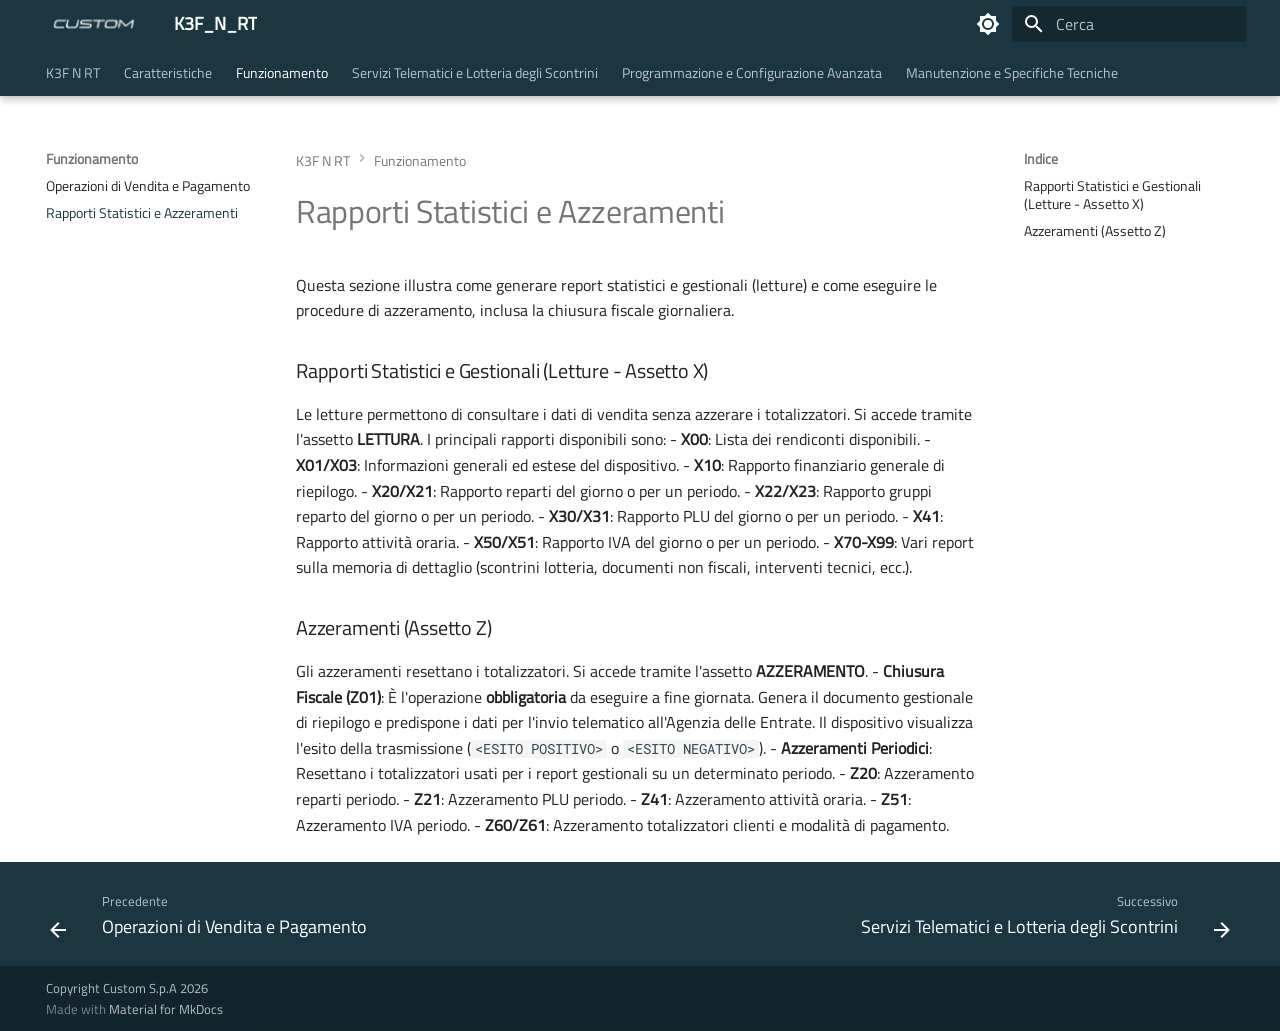
<file: rapporti-statistici-e-azzeramenti/index.html>
<!doctype html>
<html lang="it" class="no-js">
  <head>
    
      <meta charset="utf-8">
      <meta name="viewport" content="width=device-width,initial-scale=1">
      
      
        <meta name="author" content="Custom S.p.A.">
      
      
        <link rel="canonical" href="https://ivanrobuschi-custom.github.io/K3F_n_rt/rapporti-statistici-e-azzeramenti/">
      
      
        <link rel="prev" href="../operazioni-di-vendita-e-pagamento/">
      
      
        <link rel="next" href="../servizi-telematici-e-lotteria-degli-scontrini/">
      
      
        
      
      
      <link rel="icon" href="../assets/icons/favicon.png">
      <meta name="generator" content="mkdocs-1.6.1, mkdocs-material-9.7.6">
    
    
      
        <title>Rapporti Statistici e Azzeramenti - K3F_N_RT</title>
      
    
    
      <link rel="stylesheet" href="../assets/stylesheets/main.484c7ddc.min.css">
      
        
        <link rel="stylesheet" href="../assets/stylesheets/palette.ab4e12ef.min.css">
      
      


    
    
      
    
    
      
        
        
        <link rel="preconnect" href="https://fonts.gstatic.com" crossorigin>
        <link rel="stylesheet" href="https://fonts.googleapis.com/css?family=Roboto:300,300i,400,400i,700,700i%7CRoboto+Mono:400,400i,700,700i&display=fallback">
        <style>:root{--md-text-font:"Roboto";--md-code-font:"Roboto Mono"}</style>
      
    
    
      <link rel="stylesheet" href="../stylesheets/extra.css">
    
    <script>__md_scope=new URL("..",location),__md_hash=e=>[...e].reduce(((e,_)=>(e<<5)-e+_.charCodeAt(0)),0),__md_get=(e,_=localStorage,t=__md_scope)=>JSON.parse(_.getItem(t.pathname+"."+e)),__md_set=(e,_,t=localStorage,a=__md_scope)=>{try{t.setItem(a.pathname+"."+e,JSON.stringify(_))}catch(e){}}</script>
    
      

    
    
  </head>
  
  
    
    
      
    
    
    
    
    <body dir="ltr" data-md-color-scheme="default" data-md-color-primary="custom" data-md-color-accent="indigo">
  
    
    <input class="md-toggle" data-md-toggle="drawer" type="checkbox" id="__drawer" autocomplete="off">
    <input class="md-toggle" data-md-toggle="search" type="checkbox" id="__search" autocomplete="off">
    <label class="md-overlay" for="__drawer"></label>
    <div data-md-component="skip">
      
        
        <a href="#rapporti-statistici-e-azzeramenti" class="md-skip">
          Vai al contenuto
        </a>
      
    </div>
    <div data-md-component="announce">
      
    </div>
    
    
      

  

<header class="md-header md-header--shadow md-header--lifted" data-md-component="header">
  <nav class="md-header__inner md-grid" aria-label="Intestazione">
    <a href=".." title="K3F_N_RT" class="md-header__button md-logo" aria-label="K3F_N_RT" data-md-component="logo">
      
  <img src="../assets/icons/logo.png" alt="logo">

    </a>
    <label class="md-header__button md-icon" for="__drawer">
      
      <svg xmlns="http://www.w3.org/2000/svg" viewBox="0 0 24 24"><path d="M3 6h18v2H3zm0 5h18v2H3zm0 5h18v2H3z"/></svg>
    </label>
    <div class="md-header__title" data-md-component="header-title">
      <div class="md-header__ellipsis">
        <div class="md-header__topic">
          <span class="md-ellipsis">
            K3F_N_RT
          </span>
        </div>
        <div class="md-header__topic" data-md-component="header-topic">
          <span class="md-ellipsis">
            
              Rapporti Statistici e Azzeramenti
            
          </span>
        </div>
      </div>
    </div>
    
      
        <form class="md-header__option" data-md-component="palette">
  
    
    
    
    <input class="md-option" data-md-color-media="" data-md-color-scheme="default" data-md-color-primary="custom" data-md-color-accent="indigo"  aria-label="Tema scuro"  type="radio" name="__palette" id="__palette_0">
    
      <label class="md-header__button md-icon" title="Tema scuro" for="__palette_1" hidden>
        <svg xmlns="http://www.w3.org/2000/svg" viewBox="0 0 24 24"><path d="M12 8a4 4 0 0 0-4 4 4 4 0 0 0 4 4 4 4 0 0 0 4-4 4 4 0 0 0-4-4m0 10a6 6 0 0 1-6-6 6 6 0 0 1 6-6 6 6 0 0 1 6 6 6 6 0 0 1-6 6m8-9.31V4h-4.69L12 .69 8.69 4H4v4.69L.69 12 4 15.31V20h4.69L12 23.31 15.31 20H20v-4.69L23.31 12z"/></svg>
      </label>
    
  
    
    
    
    <input class="md-option" data-md-color-media="" data-md-color-scheme="slate" data-md-color-primary="custom" data-md-color-accent="indigo"  aria-label="Tema chiaro"  type="radio" name="__palette" id="__palette_1">
    
      <label class="md-header__button md-icon" title="Tema chiaro" for="__palette_0" hidden>
        <svg xmlns="http://www.w3.org/2000/svg" viewBox="0 0 24 24"><path d="M12 18c-.89 0-1.74-.2-2.5-.55C11.56 16.5 13 14.42 13 12s-1.44-4.5-3.5-5.45C10.26 6.2 11.11 6 12 6a6 6 0 0 1 6 6 6 6 0 0 1-6 6m8-9.31V4h-4.69L12 .69 8.69 4H4v4.69L.69 12 4 15.31V20h4.69L12 23.31 15.31 20H20v-4.69L23.31 12z"/></svg>
      </label>
    
  
</form>
      
    
    
      <script>var palette=__md_get("__palette");if(palette&&palette.color){if("(prefers-color-scheme)"===palette.color.media){var media=matchMedia("(prefers-color-scheme: light)"),input=document.querySelector(media.matches?"[data-md-color-media='(prefers-color-scheme: light)']":"[data-md-color-media='(prefers-color-scheme: dark)']");palette.color.media=input.getAttribute("data-md-color-media"),palette.color.scheme=input.getAttribute("data-md-color-scheme"),palette.color.primary=input.getAttribute("data-md-color-primary"),palette.color.accent=input.getAttribute("data-md-color-accent")}for(var[key,value]of Object.entries(palette.color))document.body.setAttribute("data-md-color-"+key,value)}</script>
    
    
    
      
      
        <label class="md-header__button md-icon" for="__search">
          
          <svg xmlns="http://www.w3.org/2000/svg" viewBox="0 0 24 24"><path d="M9.5 3A6.5 6.5 0 0 1 16 9.5c0 1.61-.59 3.09-1.56 4.23l.27.27h.79l5 5-1.5 1.5-5-5v-.79l-.27-.27A6.52 6.52 0 0 1 9.5 16 6.5 6.5 0 0 1 3 9.5 6.5 6.5 0 0 1 9.5 3m0 2C7 5 5 7 5 9.5S7 14 9.5 14 14 12 14 9.5 12 5 9.5 5"/></svg>
        </label>
        <div class="md-search" data-md-component="search" role="dialog">
  <label class="md-search__overlay" for="__search"></label>
  <div class="md-search__inner" role="search">
    <form class="md-search__form" name="search">
      <input type="text" class="md-search__input" name="query" aria-label="Cerca" placeholder="Cerca" autocapitalize="off" autocorrect="off" autocomplete="off" spellcheck="false" data-md-component="search-query" required>
      <label class="md-search__icon md-icon" for="__search">
        
        <svg xmlns="http://www.w3.org/2000/svg" viewBox="0 0 24 24"><path d="M9.5 3A6.5 6.5 0 0 1 16 9.5c0 1.61-.59 3.09-1.56 4.23l.27.27h.79l5 5-1.5 1.5-5-5v-.79l-.27-.27A6.52 6.52 0 0 1 9.5 16 6.5 6.5 0 0 1 3 9.5 6.5 6.5 0 0 1 9.5 3m0 2C7 5 5 7 5 9.5S7 14 9.5 14 14 12 14 9.5 12 5 9.5 5"/></svg>
        
        <svg xmlns="http://www.w3.org/2000/svg" viewBox="0 0 24 24"><path d="M20 11v2H8l5.5 5.5-1.42 1.42L4.16 12l7.92-7.92L13.5 5.5 8 11z"/></svg>
      </label>
      <nav class="md-search__options" aria-label="Cerca">
        
          <a href="javascript:void(0)" class="md-search__icon md-icon" title="Condividi" aria-label="Condividi" data-clipboard data-clipboard-text="" data-md-component="search-share" tabindex="-1">
            
            <svg xmlns="http://www.w3.org/2000/svg" viewBox="0 0 24 24"><path d="M18 16.08c-.76 0-1.44.3-1.96.77L8.91 12.7c.05-.23.09-.46.09-.7s-.04-.47-.09-.7l7.05-4.11c.54.5 1.25.81 2.04.81a3 3 0 0 0 3-3 3 3 0 0 0-3-3 3 3 0 0 0-3 3c0 .24.04.47.09.7L8.04 9.81C7.5 9.31 6.79 9 6 9a3 3 0 0 0-3 3 3 3 0 0 0 3 3c.79 0 1.5-.31 2.04-.81l7.12 4.15c-.05.21-.08.43-.08.66 0 1.61 1.31 2.91 2.92 2.91s2.92-1.3 2.92-2.91A2.92 2.92 0 0 0 18 16.08"/></svg>
          </a>
        
        <button type="reset" class="md-search__icon md-icon" title="Cancella" aria-label="Cancella" tabindex="-1">
          
          <svg xmlns="http://www.w3.org/2000/svg" viewBox="0 0 24 24"><path d="M19 6.41 17.59 5 12 10.59 6.41 5 5 6.41 10.59 12 5 17.59 6.41 19 12 13.41 17.59 19 19 17.59 13.41 12z"/></svg>
        </button>
      </nav>
      
        <div class="md-search__suggest" data-md-component="search-suggest"></div>
      
    </form>
    <div class="md-search__output">
      <div class="md-search__scrollwrap" tabindex="0" data-md-scrollfix>
        <div class="md-search-result" data-md-component="search-result">
          <div class="md-search-result__meta">
            Inizializza la ricerca
          </div>
          <ol class="md-search-result__list" role="presentation"></ol>
        </div>
      </div>
    </div>
  </div>
</div>
      
    
    
  </nav>
  
    
      
<nav class="md-tabs" aria-label="Tabs" data-md-component="tabs">
  <div class="md-grid">
    <ul class="md-tabs__list">
      
        
  
  
  
  
    <li class="md-tabs__item">
      <a href=".." class="md-tabs__link">
        
  
  
    
  
  K3F N RT

      </a>
    </li>
  

      
        
  
  
  
  
    
    
      <li class="md-tabs__item">
        <a href="../descrizione-del-dispositivo/" class="md-tabs__link">
          
  
  
    
  
  Caratteristiche

        </a>
      </li>
    
  

      
        
  
  
  
    
  
  
    
    
      <li class="md-tabs__item md-tabs__item--active">
        <a href="../operazioni-di-vendita-e-pagamento/" class="md-tabs__link">
          
  
  
    
  
  Funzionamento

        </a>
      </li>
    
  

      
        
  
  
  
  
    <li class="md-tabs__item">
      <a href="../servizi-telematici-e-lotteria-degli-scontrini/" class="md-tabs__link">
        
  
  
    
  
  Servizi Telematici e Lotteria degli Scontrini

      </a>
    </li>
  

      
        
  
  
  
  
    <li class="md-tabs__item">
      <a href="../programmazione-e-configurazione-avanzata/" class="md-tabs__link">
        
  
  
    
  
  Programmazione e Configurazione Avanzata

      </a>
    </li>
  

      
        
  
  
  
  
    <li class="md-tabs__item">
      <a href="../manutenzione-e-specifiche-tecniche/" class="md-tabs__link">
        
  
  
    
  
  Manutenzione e Specifiche Tecniche

      </a>
    </li>
  

      
    </ul>
  </div>
</nav>
    
  
</header>
    
    <div class="md-container" data-md-component="container">
      
      
        
      
      <main class="md-main" data-md-component="main">
        <div class="md-main__inner md-grid">
          
            
              
              <div class="md-sidebar md-sidebar--primary" data-md-component="sidebar" data-md-type="navigation" >
                <div class="md-sidebar__scrollwrap">
                  <div class="md-sidebar__inner">
                    


  


<nav class="md-nav md-nav--primary md-nav--lifted" aria-label="Navigazione" data-md-level="0">
  <label class="md-nav__title" for="__drawer">
    <a href=".." title="K3F_N_RT" class="md-nav__button md-logo" aria-label="K3F_N_RT" data-md-component="logo">
      
  <img src="../assets/icons/logo.png" alt="logo">

    </a>
    K3F_N_RT
  </label>
  
  <ul class="md-nav__list" data-md-scrollfix>
    
      
      
  
  
  
  
    <li class="md-nav__item">
      <a href=".." class="md-nav__link">
        
  
  
  <span class="md-ellipsis">
    
  
    K3F N RT
  

    
  </span>
  
  

      </a>
    </li>
  

    
      
      
  
  
  
  
    
    
      
        
      
        
      
    
    
    
      
      
        
      
    
    
      
        
        
      
    
    <li class="md-nav__item md-nav__item--pruned md-nav__item--nested">
      
        
  
  
  
    <a href="../descrizione-del-dispositivo/" class="md-nav__link">
      
  
  
  <span class="md-ellipsis">
    
  
    Caratteristiche
  

    
  </span>
  
  

      
        <span class="md-nav__icon md-icon"></span>
      
    </a>
  

      
    </li>
  

    
      
      
  
  
    
  
  
  
    
    
      
        
      
        
      
    
    
    
      
        
        
      
      
        
      
    
    
      
    
    <li class="md-nav__item md-nav__item--active md-nav__item--section md-nav__item--nested">
      
        
        
        <input class="md-nav__toggle md-toggle " type="checkbox" id="__nav_3" checked>
        
          
          <label class="md-nav__link" for="__nav_3" id="__nav_3_label" tabindex="">
            
  
  
  <span class="md-ellipsis">
    
  
    Funzionamento
  

    
  </span>
  
  

            <span class="md-nav__icon md-icon"></span>
          </label>
        
        <nav class="md-nav" data-md-level="1" aria-labelledby="__nav_3_label" aria-expanded="true">
          <label class="md-nav__title" for="__nav_3">
            <span class="md-nav__icon md-icon"></span>
            
  
    Funzionamento
  

          </label>
          <ul class="md-nav__list" data-md-scrollfix>
            
              
                
  
  
  
  
    <li class="md-nav__item">
      <a href="../operazioni-di-vendita-e-pagamento/" class="md-nav__link">
        
  
  
  <span class="md-ellipsis">
    
  
    Operazioni di Vendita e Pagamento
  

    
  </span>
  
  

      </a>
    </li>
  

              
            
              
                
  
  
    
  
  
  
    <li class="md-nav__item md-nav__item--active">
      
      <input class="md-nav__toggle md-toggle" type="checkbox" id="__toc">
      
      
        
      
      
        <label class="md-nav__link md-nav__link--active" for="__toc">
          
  
  
  <span class="md-ellipsis">
    
  
    Rapporti Statistici e Azzeramenti
  

    
  </span>
  
  

          <span class="md-nav__icon md-icon"></span>
        </label>
      
      <a href="./" class="md-nav__link md-nav__link--active">
        
  
  
  <span class="md-ellipsis">
    
  
    Rapporti Statistici e Azzeramenti
  

    
  </span>
  
  

      </a>
      
        

<nav class="md-nav md-nav--secondary" aria-label="Indice">
  
  
  
    
  
  
    <label class="md-nav__title" for="__toc">
      <span class="md-nav__icon md-icon"></span>
      Indice
    </label>
    <ul class="md-nav__list" data-md-component="toc" data-md-scrollfix>
      
        <li class="md-nav__item">
  <a href="#rapporti-statistici-e-gestionali-letture-assetto-x" class="md-nav__link">
    <span class="md-ellipsis">
      
        Rapporti Statistici e Gestionali (Letture - Assetto X)
      
    </span>
  </a>
  
</li>
      
        <li class="md-nav__item">
  <a href="#azzeramenti-assetto-z" class="md-nav__link">
    <span class="md-ellipsis">
      
        Azzeramenti (Assetto Z)
      
    </span>
  </a>
  
</li>
      
    </ul>
  
</nav>
      
    </li>
  

              
            
          </ul>
        </nav>
      
    </li>
  

    
      
      
  
  
  
  
    <li class="md-nav__item">
      <a href="../servizi-telematici-e-lotteria-degli-scontrini/" class="md-nav__link">
        
  
  
  <span class="md-ellipsis">
    
  
    Servizi Telematici e Lotteria degli Scontrini
  

    
  </span>
  
  

      </a>
    </li>
  

    
      
      
  
  
  
  
    <li class="md-nav__item">
      <a href="../programmazione-e-configurazione-avanzata/" class="md-nav__link">
        
  
  
  <span class="md-ellipsis">
    
  
    Programmazione e Configurazione Avanzata
  

    
  </span>
  
  

      </a>
    </li>
  

    
      
      
  
  
  
  
    <li class="md-nav__item">
      <a href="../manutenzione-e-specifiche-tecniche/" class="md-nav__link">
        
  
  
  <span class="md-ellipsis">
    
  
    Manutenzione e Specifiche Tecniche
  

    
  </span>
  
  

      </a>
    </li>
  

    
  </ul>
</nav>
                  </div>
                </div>
              </div>
            
            
              
              <div class="md-sidebar md-sidebar--secondary" data-md-component="sidebar" data-md-type="toc" >
                <div class="md-sidebar__scrollwrap">
                  <div class="md-sidebar__inner">
                    

<nav class="md-nav md-nav--secondary" aria-label="Indice">
  
  
  
    
  
  
    <label class="md-nav__title" for="__toc">
      <span class="md-nav__icon md-icon"></span>
      Indice
    </label>
    <ul class="md-nav__list" data-md-component="toc" data-md-scrollfix>
      
        <li class="md-nav__item">
  <a href="#rapporti-statistici-e-gestionali-letture-assetto-x" class="md-nav__link">
    <span class="md-ellipsis">
      
        Rapporti Statistici e Gestionali (Letture - Assetto X)
      
    </span>
  </a>
  
</li>
      
        <li class="md-nav__item">
  <a href="#azzeramenti-assetto-z" class="md-nav__link">
    <span class="md-ellipsis">
      
        Azzeramenti (Assetto Z)
      
    </span>
  </a>
  
</li>
      
    </ul>
  
</nav>
                  </div>
                </div>
              </div>
            
          
          
            <div class="md-content" data-md-component="content">
              
                



  


  <nav class="md-path" aria-label="Navigazione" >
    <ol class="md-path__list">
      
        
  
  
    <li class="md-path__item">
      <a href=".." class="md-path__link">
        
  <span class="md-ellipsis">
    K3F N RT
  </span>

      </a>
    </li>
  

      
      
        
  
  
    
    
      <li class="md-path__item">
        <a href="../operazioni-di-vendita-e-pagamento/" class="md-path__link">
          
  <span class="md-ellipsis">
    Funzionamento
  </span>

        </a>
      </li>
    
  

      
    </ol>
  </nav>

              
              <article class="md-content__inner md-typeset">
                
                  



<h1 id="rapporti-statistici-e-azzeramenti">Rapporti Statistici e Azzeramenti<a class="headerlink" href="#rapporti-statistici-e-azzeramenti" title="Permanent link">&para;</a></h1>
<p>Questa sezione illustra come generare report statistici e gestionali (letture) e come eseguire le procedure di azzeramento, inclusa la chiusura fiscale giornaliera.</p>
<h3 id="rapporti-statistici-e-gestionali-letture-assetto-x">Rapporti Statistici e Gestionali (Letture - Assetto X)<a class="headerlink" href="#rapporti-statistici-e-gestionali-letture-assetto-x" title="Permanent link">&para;</a></h3>
<p>Le letture permettono di consultare i dati di vendita senza azzerare i totalizzatori. Si accede tramite l'assetto <strong>LETTURA</strong>. I principali rapporti disponibili sono:
- <strong>X00</strong>: Lista dei rendiconti disponibili.
- <strong>X01/X03</strong>: Informazioni generali ed estese del dispositivo.
- <strong>X10</strong>: Rapporto finanziario generale di riepilogo.
- <strong>X20/X21</strong>: Rapporto reparti del giorno o per un periodo.
- <strong>X22/X23</strong>: Rapporto gruppi reparto del giorno o per un periodo.
- <strong>X30/X31</strong>: Rapporto PLU del giorno o per un periodo.
- <strong>X41</strong>: Rapporto attività oraria.
- <strong>X50/X51</strong>: Rapporto IVA del giorno o per un periodo.
- <strong>X70-X99</strong>: Vari report sulla memoria di dettaglio (scontrini lotteria, documenti non fiscali, interventi tecnici, ecc.).</p>
<h3 id="azzeramenti-assetto-z">Azzeramenti (Assetto Z)<a class="headerlink" href="#azzeramenti-assetto-z" title="Permanent link">&para;</a></h3>
<p>Gli azzeramenti resettano i totalizzatori. Si accede tramite l'assetto <strong>AZZERAMENTO</strong>.
- <strong>Chiusura Fiscale (Z01)</strong>: È l'operazione <strong>obbligatoria</strong> da eseguire a fine giornata. Genera il documento gestionale di riepilogo e predispone i dati per l'invio telematico all'Agenzia delle Entrate. Il dispositivo visualizza l'esito della trasmissione (<code>&lt;ESITO POSITIVO&gt;</code> o <code>&lt;ESITO NEGATIVO&gt;</code>).
- <strong>Azzeramenti Periodici</strong>: Resettano i totalizzatori usati per i report gestionali su un determinato periodo.
  - <strong>Z20</strong>: Azzeramento reparti periodo.
  - <strong>Z21</strong>: Azzeramento PLU periodo.
  - <strong>Z41</strong>: Azzeramento attività oraria.
  - <strong>Z51</strong>: Azzeramento IVA periodo.
  - <strong>Z60/Z61</strong>: Azzeramento totalizzatori clienti e modalità di pagamento.</p>












                
              </article>
            </div>
          
          
<script>var target=document.getElementById(location.hash.slice(1));target&&target.name&&(target.checked=target.name.startsWith("__tabbed_"))</script>
        </div>
        
          <button type="button" class="md-top md-icon" data-md-component="top" hidden>
  
  <svg xmlns="http://www.w3.org/2000/svg" viewBox="0 0 24 24"><path d="M13 20h-2V8l-5.5 5.5-1.42-1.42L12 4.16l7.92 7.92-1.42 1.42L13 8z"/></svg>
  Torna su
</button>
        
      </main>
      
        <footer class="md-footer">
  
    
      
      <nav class="md-footer__inner md-grid" aria-label="Piede" >
        
          
          <a href="../operazioni-di-vendita-e-pagamento/" class="md-footer__link md-footer__link--prev" aria-label="Precedente: Operazioni di Vendita e Pagamento">
            <div class="md-footer__button md-icon">
              
              <svg xmlns="http://www.w3.org/2000/svg" viewBox="0 0 24 24"><path d="M20 11v2H8l5.5 5.5-1.42 1.42L4.16 12l7.92-7.92L13.5 5.5 8 11z"/></svg>
            </div>
            <div class="md-footer__title">
              <span class="md-footer__direction">
                Precedente
              </span>
              <div class="md-ellipsis">
                Operazioni di Vendita e Pagamento
              </div>
            </div>
          </a>
        
        
          
          <a href="../servizi-telematici-e-lotteria-degli-scontrini/" class="md-footer__link md-footer__link--next" aria-label="Successivo: Servizi Telematici e Lotteria degli Scontrini">
            <div class="md-footer__title">
              <span class="md-footer__direction">
                Successivo
              </span>
              <div class="md-ellipsis">
                Servizi Telematici e Lotteria degli Scontrini
              </div>
            </div>
            <div class="md-footer__button md-icon">
              
              <svg xmlns="http://www.w3.org/2000/svg" viewBox="0 0 24 24"><path d="M4 11v2h12l-5.5 5.5 1.42 1.42L19.84 12l-7.92-7.92L10.5 5.5 16 11z"/></svg>
            </div>
          </a>
        
      </nav>
    
  
  <div class="md-footer-meta md-typeset">
    <div class="md-footer-meta__inner md-grid">
      <div class="md-copyright">
  
    <div class="md-copyright__highlight">
      Copyright Custom S.p.A 2026
    </div>
  
  
    Made with
    <a href="https://squidfunk.github.io/mkdocs-material/" target="_blank" rel="noopener">
      Material for MkDocs
    </a>
  
</div>
      
    </div>
  </div>
</footer>
      
    </div>
    <div class="md-dialog" data-md-component="dialog">
      <div class="md-dialog__inner md-typeset"></div>
    </div>
    
      <div class="md-progress" data-md-component="progress" role="progressbar"></div>
    
    
    
      
      
      <script id="__config" type="application/json">{"annotate": null, "base": "..", "features": ["navigation.instant", "navigation.instant.prefetch", "navigation.instant.progress", "navigation.tracking", "navigation.tabs", "navigation.tabs.sticky", "navigation.path", "navigation.sections", "navigation.prune", "navigation.indexes", "navigation.top", "search.suggest", "search.highlight", "search.share", "navigation.footer"], "search": "../assets/javascripts/workers/search.2c215733.min.js", "tags": null, "translations": {"clipboard.copied": "Copiato", "clipboard.copy": "Copia", "search.result.more.one": "1 altro in questa pagina", "search.result.more.other": "# altri in questa pagina", "search.result.none": "Nessun documento trovato", "search.result.one": "1 documento trovato", "search.result.other": "# documenti trovati", "search.result.placeholder": "Scrivi per iniziare a cercare", "search.result.term.missing": "Non presente", "select.version": "Seleziona la versione"}, "version": null}</script>
    
    
      <script src="../assets/javascripts/bundle.79ae519e.min.js"></script>
      
    
  </body>
</html>
</file>
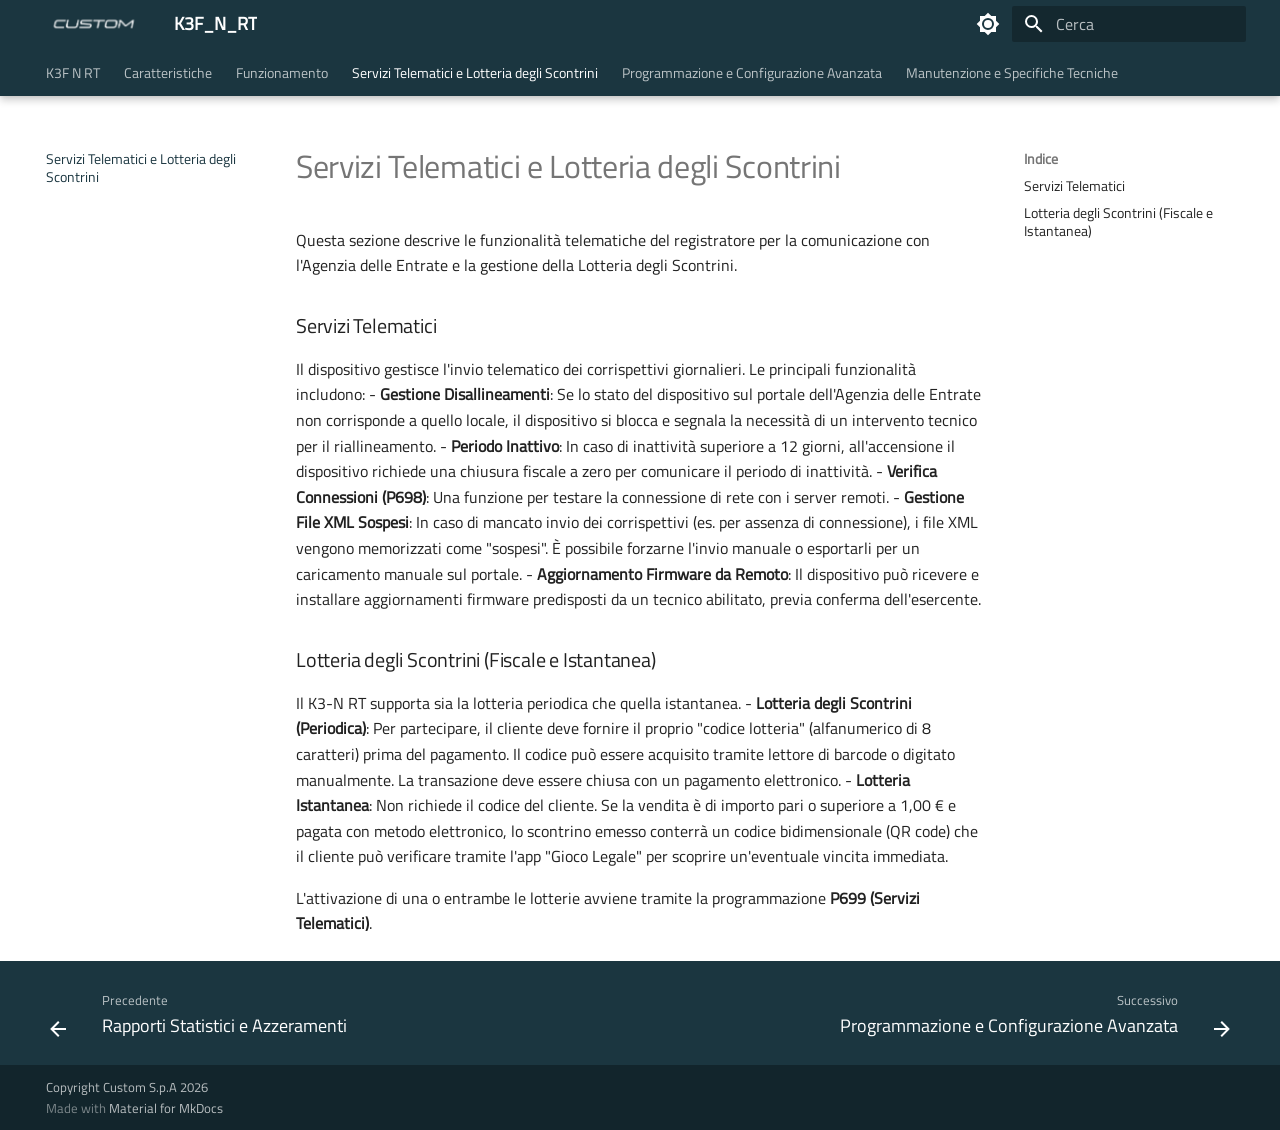
<file: servizi-telematici-e-lotteria-degli-scontrini/index.html>
<!doctype html>
<html lang="it" class="no-js">
  <head>
    
      <meta charset="utf-8">
      <meta name="viewport" content="width=device-width,initial-scale=1">
      
      
        <meta name="author" content="Custom S.p.A.">
      
      
        <link rel="canonical" href="https://ivanrobuschi-custom.github.io/K3F_n_rt/servizi-telematici-e-lotteria-degli-scontrini/">
      
      
        <link rel="prev" href="../rapporti-statistici-e-azzeramenti/">
      
      
        <link rel="next" href="../programmazione-e-configurazione-avanzata/">
      
      
        
      
      
      <link rel="icon" href="../assets/icons/favicon.png">
      <meta name="generator" content="mkdocs-1.6.1, mkdocs-material-9.7.6">
    
    
      
        <title>Servizi Telematici e Lotteria degli Scontrini - K3F_N_RT</title>
      
    
    
      <link rel="stylesheet" href="../assets/stylesheets/main.484c7ddc.min.css">
      
        
        <link rel="stylesheet" href="../assets/stylesheets/palette.ab4e12ef.min.css">
      
      


    
    
      
    
    
      
        
        
        <link rel="preconnect" href="https://fonts.gstatic.com" crossorigin>
        <link rel="stylesheet" href="https://fonts.googleapis.com/css?family=Roboto:300,300i,400,400i,700,700i%7CRoboto+Mono:400,400i,700,700i&display=fallback">
        <style>:root{--md-text-font:"Roboto";--md-code-font:"Roboto Mono"}</style>
      
    
    
      <link rel="stylesheet" href="../stylesheets/extra.css">
    
    <script>__md_scope=new URL("..",location),__md_hash=e=>[...e].reduce(((e,_)=>(e<<5)-e+_.charCodeAt(0)),0),__md_get=(e,_=localStorage,t=__md_scope)=>JSON.parse(_.getItem(t.pathname+"."+e)),__md_set=(e,_,t=localStorage,a=__md_scope)=>{try{t.setItem(a.pathname+"."+e,JSON.stringify(_))}catch(e){}}</script>
    
      

    
    
  </head>
  
  
    
    
      
    
    
    
    
    <body dir="ltr" data-md-color-scheme="default" data-md-color-primary="custom" data-md-color-accent="indigo">
  
    
    <input class="md-toggle" data-md-toggle="drawer" type="checkbox" id="__drawer" autocomplete="off">
    <input class="md-toggle" data-md-toggle="search" type="checkbox" id="__search" autocomplete="off">
    <label class="md-overlay" for="__drawer"></label>
    <div data-md-component="skip">
      
        
        <a href="#servizi-telematici-e-lotteria-degli-scontrini" class="md-skip">
          Vai al contenuto
        </a>
      
    </div>
    <div data-md-component="announce">
      
    </div>
    
    
      

  

<header class="md-header md-header--shadow md-header--lifted" data-md-component="header">
  <nav class="md-header__inner md-grid" aria-label="Intestazione">
    <a href=".." title="K3F_N_RT" class="md-header__button md-logo" aria-label="K3F_N_RT" data-md-component="logo">
      
  <img src="../assets/icons/logo.png" alt="logo">

    </a>
    <label class="md-header__button md-icon" for="__drawer">
      
      <svg xmlns="http://www.w3.org/2000/svg" viewBox="0 0 24 24"><path d="M3 6h18v2H3zm0 5h18v2H3zm0 5h18v2H3z"/></svg>
    </label>
    <div class="md-header__title" data-md-component="header-title">
      <div class="md-header__ellipsis">
        <div class="md-header__topic">
          <span class="md-ellipsis">
            K3F_N_RT
          </span>
        </div>
        <div class="md-header__topic" data-md-component="header-topic">
          <span class="md-ellipsis">
            
              Servizi Telematici e Lotteria degli Scontrini
            
          </span>
        </div>
      </div>
    </div>
    
      
        <form class="md-header__option" data-md-component="palette">
  
    
    
    
    <input class="md-option" data-md-color-media="" data-md-color-scheme="default" data-md-color-primary="custom" data-md-color-accent="indigo"  aria-label="Tema scuro"  type="radio" name="__palette" id="__palette_0">
    
      <label class="md-header__button md-icon" title="Tema scuro" for="__palette_1" hidden>
        <svg xmlns="http://www.w3.org/2000/svg" viewBox="0 0 24 24"><path d="M12 8a4 4 0 0 0-4 4 4 4 0 0 0 4 4 4 4 0 0 0 4-4 4 4 0 0 0-4-4m0 10a6 6 0 0 1-6-6 6 6 0 0 1 6-6 6 6 0 0 1 6 6 6 6 0 0 1-6 6m8-9.31V4h-4.69L12 .69 8.69 4H4v4.69L.69 12 4 15.31V20h4.69L12 23.31 15.31 20H20v-4.69L23.31 12z"/></svg>
      </label>
    
  
    
    
    
    <input class="md-option" data-md-color-media="" data-md-color-scheme="slate" data-md-color-primary="custom" data-md-color-accent="indigo"  aria-label="Tema chiaro"  type="radio" name="__palette" id="__palette_1">
    
      <label class="md-header__button md-icon" title="Tema chiaro" for="__palette_0" hidden>
        <svg xmlns="http://www.w3.org/2000/svg" viewBox="0 0 24 24"><path d="M12 18c-.89 0-1.74-.2-2.5-.55C11.56 16.5 13 14.42 13 12s-1.44-4.5-3.5-5.45C10.26 6.2 11.11 6 12 6a6 6 0 0 1 6 6 6 6 0 0 1-6 6m8-9.31V4h-4.69L12 .69 8.69 4H4v4.69L.69 12 4 15.31V20h4.69L12 23.31 15.31 20H20v-4.69L23.31 12z"/></svg>
      </label>
    
  
</form>
      
    
    
      <script>var palette=__md_get("__palette");if(palette&&palette.color){if("(prefers-color-scheme)"===palette.color.media){var media=matchMedia("(prefers-color-scheme: light)"),input=document.querySelector(media.matches?"[data-md-color-media='(prefers-color-scheme: light)']":"[data-md-color-media='(prefers-color-scheme: dark)']");palette.color.media=input.getAttribute("data-md-color-media"),palette.color.scheme=input.getAttribute("data-md-color-scheme"),palette.color.primary=input.getAttribute("data-md-color-primary"),palette.color.accent=input.getAttribute("data-md-color-accent")}for(var[key,value]of Object.entries(palette.color))document.body.setAttribute("data-md-color-"+key,value)}</script>
    
    
    
      
      
        <label class="md-header__button md-icon" for="__search">
          
          <svg xmlns="http://www.w3.org/2000/svg" viewBox="0 0 24 24"><path d="M9.5 3A6.5 6.5 0 0 1 16 9.5c0 1.61-.59 3.09-1.56 4.23l.27.27h.79l5 5-1.5 1.5-5-5v-.79l-.27-.27A6.52 6.52 0 0 1 9.5 16 6.5 6.5 0 0 1 3 9.5 6.5 6.5 0 0 1 9.5 3m0 2C7 5 5 7 5 9.5S7 14 9.5 14 14 12 14 9.5 12 5 9.5 5"/></svg>
        </label>
        <div class="md-search" data-md-component="search" role="dialog">
  <label class="md-search__overlay" for="__search"></label>
  <div class="md-search__inner" role="search">
    <form class="md-search__form" name="search">
      <input type="text" class="md-search__input" name="query" aria-label="Cerca" placeholder="Cerca" autocapitalize="off" autocorrect="off" autocomplete="off" spellcheck="false" data-md-component="search-query" required>
      <label class="md-search__icon md-icon" for="__search">
        
        <svg xmlns="http://www.w3.org/2000/svg" viewBox="0 0 24 24"><path d="M9.5 3A6.5 6.5 0 0 1 16 9.5c0 1.61-.59 3.09-1.56 4.23l.27.27h.79l5 5-1.5 1.5-5-5v-.79l-.27-.27A6.52 6.52 0 0 1 9.5 16 6.5 6.5 0 0 1 3 9.5 6.5 6.5 0 0 1 9.5 3m0 2C7 5 5 7 5 9.5S7 14 9.5 14 14 12 14 9.5 12 5 9.5 5"/></svg>
        
        <svg xmlns="http://www.w3.org/2000/svg" viewBox="0 0 24 24"><path d="M20 11v2H8l5.5 5.5-1.42 1.42L4.16 12l7.92-7.92L13.5 5.5 8 11z"/></svg>
      </label>
      <nav class="md-search__options" aria-label="Cerca">
        
          <a href="javascript:void(0)" class="md-search__icon md-icon" title="Condividi" aria-label="Condividi" data-clipboard data-clipboard-text="" data-md-component="search-share" tabindex="-1">
            
            <svg xmlns="http://www.w3.org/2000/svg" viewBox="0 0 24 24"><path d="M18 16.08c-.76 0-1.44.3-1.96.77L8.91 12.7c.05-.23.09-.46.09-.7s-.04-.47-.09-.7l7.05-4.11c.54.5 1.25.81 2.04.81a3 3 0 0 0 3-3 3 3 0 0 0-3-3 3 3 0 0 0-3 3c0 .24.04.47.09.7L8.04 9.81C7.5 9.31 6.79 9 6 9a3 3 0 0 0-3 3 3 3 0 0 0 3 3c.79 0 1.5-.31 2.04-.81l7.12 4.15c-.05.21-.08.43-.08.66 0 1.61 1.31 2.91 2.92 2.91s2.92-1.3 2.92-2.91A2.92 2.92 0 0 0 18 16.08"/></svg>
          </a>
        
        <button type="reset" class="md-search__icon md-icon" title="Cancella" aria-label="Cancella" tabindex="-1">
          
          <svg xmlns="http://www.w3.org/2000/svg" viewBox="0 0 24 24"><path d="M19 6.41 17.59 5 12 10.59 6.41 5 5 6.41 10.59 12 5 17.59 6.41 19 12 13.41 17.59 19 19 17.59 13.41 12z"/></svg>
        </button>
      </nav>
      
        <div class="md-search__suggest" data-md-component="search-suggest"></div>
      
    </form>
    <div class="md-search__output">
      <div class="md-search__scrollwrap" tabindex="0" data-md-scrollfix>
        <div class="md-search-result" data-md-component="search-result">
          <div class="md-search-result__meta">
            Inizializza la ricerca
          </div>
          <ol class="md-search-result__list" role="presentation"></ol>
        </div>
      </div>
    </div>
  </div>
</div>
      
    
    
  </nav>
  
    
      
<nav class="md-tabs" aria-label="Tabs" data-md-component="tabs">
  <div class="md-grid">
    <ul class="md-tabs__list">
      
        
  
  
  
  
    <li class="md-tabs__item">
      <a href=".." class="md-tabs__link">
        
  
  
    
  
  K3F N RT

      </a>
    </li>
  

      
        
  
  
  
  
    
    
      <li class="md-tabs__item">
        <a href="../descrizione-del-dispositivo/" class="md-tabs__link">
          
  
  
    
  
  Caratteristiche

        </a>
      </li>
    
  

      
        
  
  
  
  
    
    
      <li class="md-tabs__item">
        <a href="../operazioni-di-vendita-e-pagamento/" class="md-tabs__link">
          
  
  
    
  
  Funzionamento

        </a>
      </li>
    
  

      
        
  
  
  
    
  
  
    <li class="md-tabs__item md-tabs__item--active">
      <a href="./" class="md-tabs__link">
        
  
  
    
  
  Servizi Telematici e Lotteria degli Scontrini

      </a>
    </li>
  

      
        
  
  
  
  
    <li class="md-tabs__item">
      <a href="../programmazione-e-configurazione-avanzata/" class="md-tabs__link">
        
  
  
    
  
  Programmazione e Configurazione Avanzata

      </a>
    </li>
  

      
        
  
  
  
  
    <li class="md-tabs__item">
      <a href="../manutenzione-e-specifiche-tecniche/" class="md-tabs__link">
        
  
  
    
  
  Manutenzione e Specifiche Tecniche

      </a>
    </li>
  

      
    </ul>
  </div>
</nav>
    
  
</header>
    
    <div class="md-container" data-md-component="container">
      
      
        
      
      <main class="md-main" data-md-component="main">
        <div class="md-main__inner md-grid">
          
            
              
              <div class="md-sidebar md-sidebar--primary" data-md-component="sidebar" data-md-type="navigation" >
                <div class="md-sidebar__scrollwrap">
                  <div class="md-sidebar__inner">
                    


  


<nav class="md-nav md-nav--primary md-nav--lifted" aria-label="Navigazione" data-md-level="0">
  <label class="md-nav__title" for="__drawer">
    <a href=".." title="K3F_N_RT" class="md-nav__button md-logo" aria-label="K3F_N_RT" data-md-component="logo">
      
  <img src="../assets/icons/logo.png" alt="logo">

    </a>
    K3F_N_RT
  </label>
  
  <ul class="md-nav__list" data-md-scrollfix>
    
      
      
  
  
  
  
    <li class="md-nav__item">
      <a href=".." class="md-nav__link">
        
  
  
  <span class="md-ellipsis">
    
  
    K3F N RT
  

    
  </span>
  
  

      </a>
    </li>
  

    
      
      
  
  
  
  
    
    
      
        
      
        
      
    
    
    
      
      
        
      
    
    
      
        
        
      
    
    <li class="md-nav__item md-nav__item--pruned md-nav__item--nested">
      
        
  
  
  
    <a href="../descrizione-del-dispositivo/" class="md-nav__link">
      
  
  
  <span class="md-ellipsis">
    
  
    Caratteristiche
  

    
  </span>
  
  

      
        <span class="md-nav__icon md-icon"></span>
      
    </a>
  

      
    </li>
  

    
      
      
  
  
  
  
    
    
      
        
      
        
      
    
    
    
      
      
        
      
    
    
      
        
        
      
    
    <li class="md-nav__item md-nav__item--pruned md-nav__item--nested">
      
        
  
  
  
    <a href="../operazioni-di-vendita-e-pagamento/" class="md-nav__link">
      
  
  
  <span class="md-ellipsis">
    
  
    Funzionamento
  

    
  </span>
  
  

      
        <span class="md-nav__icon md-icon"></span>
      
    </a>
  

      
    </li>
  

    
      
      
  
  
    
  
  
  
    <li class="md-nav__item md-nav__item--active">
      
      <input class="md-nav__toggle md-toggle" type="checkbox" id="__toc">
      
      
        
      
      
        <label class="md-nav__link md-nav__link--active" for="__toc">
          
  
  
  <span class="md-ellipsis">
    
  
    Servizi Telematici e Lotteria degli Scontrini
  

    
  </span>
  
  

          <span class="md-nav__icon md-icon"></span>
        </label>
      
      <a href="./" class="md-nav__link md-nav__link--active">
        
  
  
  <span class="md-ellipsis">
    
  
    Servizi Telematici e Lotteria degli Scontrini
  

    
  </span>
  
  

      </a>
      
        

<nav class="md-nav md-nav--secondary" aria-label="Indice">
  
  
  
    
  
  
    <label class="md-nav__title" for="__toc">
      <span class="md-nav__icon md-icon"></span>
      Indice
    </label>
    <ul class="md-nav__list" data-md-component="toc" data-md-scrollfix>
      
        <li class="md-nav__item">
  <a href="#servizi-telematici" class="md-nav__link">
    <span class="md-ellipsis">
      
        Servizi Telematici
      
    </span>
  </a>
  
</li>
      
        <li class="md-nav__item">
  <a href="#lotteria-degli-scontrini-fiscale-e-istantanea" class="md-nav__link">
    <span class="md-ellipsis">
      
        Lotteria degli Scontrini (Fiscale e Istantanea)
      
    </span>
  </a>
  
</li>
      
    </ul>
  
</nav>
      
    </li>
  

    
      
      
  
  
  
  
    <li class="md-nav__item">
      <a href="../programmazione-e-configurazione-avanzata/" class="md-nav__link">
        
  
  
  <span class="md-ellipsis">
    
  
    Programmazione e Configurazione Avanzata
  

    
  </span>
  
  

      </a>
    </li>
  

    
      
      
  
  
  
  
    <li class="md-nav__item">
      <a href="../manutenzione-e-specifiche-tecniche/" class="md-nav__link">
        
  
  
  <span class="md-ellipsis">
    
  
    Manutenzione e Specifiche Tecniche
  

    
  </span>
  
  

      </a>
    </li>
  

    
  </ul>
</nav>
                  </div>
                </div>
              </div>
            
            
              
              <div class="md-sidebar md-sidebar--secondary" data-md-component="sidebar" data-md-type="toc" >
                <div class="md-sidebar__scrollwrap">
                  <div class="md-sidebar__inner">
                    

<nav class="md-nav md-nav--secondary" aria-label="Indice">
  
  
  
    
  
  
    <label class="md-nav__title" for="__toc">
      <span class="md-nav__icon md-icon"></span>
      Indice
    </label>
    <ul class="md-nav__list" data-md-component="toc" data-md-scrollfix>
      
        <li class="md-nav__item">
  <a href="#servizi-telematici" class="md-nav__link">
    <span class="md-ellipsis">
      
        Servizi Telematici
      
    </span>
  </a>
  
</li>
      
        <li class="md-nav__item">
  <a href="#lotteria-degli-scontrini-fiscale-e-istantanea" class="md-nav__link">
    <span class="md-ellipsis">
      
        Lotteria degli Scontrini (Fiscale e Istantanea)
      
    </span>
  </a>
  
</li>
      
    </ul>
  
</nav>
                  </div>
                </div>
              </div>
            
          
          
            <div class="md-content" data-md-component="content">
              
                



  


              
              <article class="md-content__inner md-typeset">
                
                  



<h1 id="servizi-telematici-e-lotteria-degli-scontrini">Servizi Telematici e Lotteria degli Scontrini<a class="headerlink" href="#servizi-telematici-e-lotteria-degli-scontrini" title="Permanent link">&para;</a></h1>
<p>Questa sezione descrive le funzionalità telematiche del registratore per la comunicazione con l'Agenzia delle Entrate e la gestione della Lotteria degli Scontrini.</p>
<h3 id="servizi-telematici">Servizi Telematici<a class="headerlink" href="#servizi-telematici" title="Permanent link">&para;</a></h3>
<p>Il dispositivo gestisce l'invio telematico dei corrispettivi giornalieri. Le principali funzionalità includono:
- <strong>Gestione Disallineamenti</strong>: Se lo stato del dispositivo sul portale dell'Agenzia delle Entrate non corrisponde a quello locale, il dispositivo si blocca e segnala la necessità di un intervento tecnico per il riallineamento.
- <strong>Periodo Inattivo</strong>: In caso di inattività superiore a 12 giorni, all'accensione il dispositivo richiede una chiusura fiscale a zero per comunicare il periodo di inattività.
- <strong>Verifica Connessioni (P698)</strong>: Una funzione per testare la connessione di rete con i server remoti.
- <strong>Gestione File XML Sospesi</strong>: In caso di mancato invio dei corrispettivi (es. per assenza di connessione), i file XML vengono memorizzati come "sospesi". È possibile forzarne l'invio manuale o esportarli per un caricamento manuale sul portale.
- <strong>Aggiornamento Firmware da Remoto</strong>: Il dispositivo può ricevere e installare aggiornamenti firmware predisposti da un tecnico abilitato, previa conferma dell'esercente.</p>
<h3 id="lotteria-degli-scontrini-fiscale-e-istantanea">Lotteria degli Scontrini (Fiscale e Istantanea)<a class="headerlink" href="#lotteria-degli-scontrini-fiscale-e-istantanea" title="Permanent link">&para;</a></h3>
<p>Il K3-N RT supporta sia la lotteria periodica che quella istantanea.
- <strong>Lotteria degli Scontrini (Periodica)</strong>: Per partecipare, il cliente deve fornire il proprio "codice lotteria" (alfanumerico di 8 caratteri) prima del pagamento. Il codice può essere acquisito tramite lettore di barcode o digitato manualmente. La transazione deve essere chiusa con un pagamento elettronico.
- <strong>Lotteria Istantanea</strong>: Non richiede il codice del cliente. Se la vendita è di importo pari o superiore a 1,00 € e pagata con metodo elettronico, lo scontrino emesso conterrà un codice bidimensionale (QR code) che il cliente può verificare tramite l'app "Gioco Legale" per scoprire un'eventuale vincita immediata.</p>
<p>L'attivazione di una o entrambe le lotterie avviene tramite la programmazione <strong>P699 (Servizi Telematici)</strong>.</p>












                
              </article>
            </div>
          
          
<script>var target=document.getElementById(location.hash.slice(1));target&&target.name&&(target.checked=target.name.startsWith("__tabbed_"))</script>
        </div>
        
          <button type="button" class="md-top md-icon" data-md-component="top" hidden>
  
  <svg xmlns="http://www.w3.org/2000/svg" viewBox="0 0 24 24"><path d="M13 20h-2V8l-5.5 5.5-1.42-1.42L12 4.16l7.92 7.92-1.42 1.42L13 8z"/></svg>
  Torna su
</button>
        
      </main>
      
        <footer class="md-footer">
  
    
      
      <nav class="md-footer__inner md-grid" aria-label="Piede" >
        
          
          <a href="../rapporti-statistici-e-azzeramenti/" class="md-footer__link md-footer__link--prev" aria-label="Precedente: Rapporti Statistici e Azzeramenti">
            <div class="md-footer__button md-icon">
              
              <svg xmlns="http://www.w3.org/2000/svg" viewBox="0 0 24 24"><path d="M20 11v2H8l5.5 5.5-1.42 1.42L4.16 12l7.92-7.92L13.5 5.5 8 11z"/></svg>
            </div>
            <div class="md-footer__title">
              <span class="md-footer__direction">
                Precedente
              </span>
              <div class="md-ellipsis">
                Rapporti Statistici e Azzeramenti
              </div>
            </div>
          </a>
        
        
          
          <a href="../programmazione-e-configurazione-avanzata/" class="md-footer__link md-footer__link--next" aria-label="Successivo: Programmazione e Configurazione Avanzata">
            <div class="md-footer__title">
              <span class="md-footer__direction">
                Successivo
              </span>
              <div class="md-ellipsis">
                Programmazione e Configurazione Avanzata
              </div>
            </div>
            <div class="md-footer__button md-icon">
              
              <svg xmlns="http://www.w3.org/2000/svg" viewBox="0 0 24 24"><path d="M4 11v2h12l-5.5 5.5 1.42 1.42L19.84 12l-7.92-7.92L10.5 5.5 16 11z"/></svg>
            </div>
          </a>
        
      </nav>
    
  
  <div class="md-footer-meta md-typeset">
    <div class="md-footer-meta__inner md-grid">
      <div class="md-copyright">
  
    <div class="md-copyright__highlight">
      Copyright Custom S.p.A 2026
    </div>
  
  
    Made with
    <a href="https://squidfunk.github.io/mkdocs-material/" target="_blank" rel="noopener">
      Material for MkDocs
    </a>
  
</div>
      
    </div>
  </div>
</footer>
      
    </div>
    <div class="md-dialog" data-md-component="dialog">
      <div class="md-dialog__inner md-typeset"></div>
    </div>
    
      <div class="md-progress" data-md-component="progress" role="progressbar"></div>
    
    
    
      
      
      <script id="__config" type="application/json">{"annotate": null, "base": "..", "features": ["navigation.instant", "navigation.instant.prefetch", "navigation.instant.progress", "navigation.tracking", "navigation.tabs", "navigation.tabs.sticky", "navigation.path", "navigation.sections", "navigation.prune", "navigation.indexes", "navigation.top", "search.suggest", "search.highlight", "search.share", "navigation.footer"], "search": "../assets/javascripts/workers/search.2c215733.min.js", "tags": null, "translations": {"clipboard.copied": "Copiato", "clipboard.copy": "Copia", "search.result.more.one": "1 altro in questa pagina", "search.result.more.other": "# altri in questa pagina", "search.result.none": "Nessun documento trovato", "search.result.one": "1 documento trovato", "search.result.other": "# documenti trovati", "search.result.placeholder": "Scrivi per iniziare a cercare", "search.result.term.missing": "Non presente", "select.version": "Seleziona la versione"}, "version": null}</script>
    
    
      <script src="../assets/javascripts/bundle.79ae519e.min.js"></script>
      
    
  </body>
</html>
</file>
<file: stylesheets/extra.css>
/* 1. Definizione del Font Personalizzato */
@font-face {
  font-family: 'Titillium Web';
  /* Il percorso ../ torna indietro dalla cartella stylesheets e entra in fonts */
  src: url('../fonts/TitilliumWeb-Regular.ttf') format('truetype');
  font-weight: normal;
  font-style: normal;
  font-display: swap;
}

/* 2. Applicazione del Font al Tema Material */
:root,
[data-md-color-scheme="default"],
[data-md-color-scheme="slate"] {
  /* --md-text-font controlla il corpo del testo e i titoli */
  --md-text-font: 'Titillium Web', sans-serif;
  
  /* Opzionale: Se vuoi usarlo anche per i blocchi di codice, scommenta la riga sotto */
  /* --md-code-font: 'Titillium Web', monospace; */

  /* CONFIGURAZIONE COLORI AZIENDALI
   */

  /* 1. Header e Colore Primario (Link, Titoli attivi) - HEX: #617C8D */
  --md-primary-fg-color:        #1B3640;
  --md-primary-fg-color--light: #809AAB; /* Una variante leggermente più chiara per gli hover */
  --md-primary-fg-color--dark:  #617C8D; /* Una variante leggermente più scura */
  --md-primary-bg-color:        #ffffff; /* Colore del testo sopra l'header */
  --md-primary-bg-color--light: #ffffffb3;

  /* 2. Footer (Sfondo generale) - HEX: #1B3640 */
  --md-footer-bg-color:         #1B3640;
  
  /* 3. Footer Bottom (La striscia del Copyright in basso) */
  /* Di base eredita il colore sopra, ma lo forziamo per sicurezza */
  --md-footer-bottom-bg-color:  #1B3640; 
  
  /* Assicuriamo che il testo nel footer sia bianco per contrasto */
  --md-footer-fg-color:         #ffffff;
  --md-footer-bottom-fg-color:  #ffffff;
}

/* 3. Forzatura (Fallback di sicurezza) */
body, h1, h2, h3, h4, h5, h6, input, button {
  font-family: 'Titillium Web', sans-serif;
}
</file>
<file: assets/stylesheets/main.484c7ddc.min.css>
@charset "UTF-8";html{-webkit-text-size-adjust:none;-moz-text-size-adjust:none;text-size-adjust:none;box-sizing:border-box}*,:after,:before{box-sizing:inherit}@media (prefers-reduced-motion){*,:after,:before{transition:none!important}}body{margin:0}a,button,input,label{-webkit-tap-highlight-color:transparent}a{color:inherit;text-decoration:none}hr{border:0;box-sizing:initial;display:block;height:.05rem;overflow:visible;padding:0}small{font-size:80%}sub,sup{line-height:1em}img{border-style:none}table{border-collapse:initial;border-spacing:0}td,th{font-weight:400;vertical-align:top}button{background:#0000;border:0;font-family:inherit;font-size:inherit;margin:0;padding:0}input{border:0;outline:none}:root{--md-primary-fg-color:#4051b5;--md-primary-fg-color--light:#5d6cc0;--md-primary-fg-color--dark:#303fa1;--md-primary-bg-color:#fff;--md-primary-bg-color--light:#ffffffb3;--md-accent-fg-color:#526cfe;--md-accent-fg-color--transparent:#526cfe1a;--md-accent-bg-color:#fff;--md-accent-bg-color--light:#ffffffb3}[data-md-color-scheme=default]{color-scheme:light}[data-md-color-scheme=default] img[src$="#gh-dark-mode-only"],[data-md-color-scheme=default] img[src$="#only-dark"]{display:none}:root,[data-md-color-scheme=default]{--md-hue:225deg;--md-default-fg-color:#000000de;--md-default-fg-color--light:#0000008a;--md-default-fg-color--lighter:#00000052;--md-default-fg-color--lightest:#00000012;--md-default-bg-color:#fff;--md-default-bg-color--light:#ffffffb3;--md-default-bg-color--lighter:#ffffff4d;--md-default-bg-color--lightest:#ffffff1f;--md-code-fg-color:#36464e;--md-code-bg-color:#f5f5f5;--md-code-bg-color--light:#f5f5f5b3;--md-code-bg-color--lighter:#f5f5f54d;--md-code-hl-color:#4287ff;--md-code-hl-color--light:#4287ff1a;--md-code-hl-number-color:#d52a2a;--md-code-hl-special-color:#db1457;--md-code-hl-function-color:#a846b9;--md-code-hl-constant-color:#6e59d9;--md-code-hl-keyword-color:#3f6ec6;--md-code-hl-string-color:#1c7d4d;--md-code-hl-name-color:var(--md-code-fg-color);--md-code-hl-operator-color:var(--md-default-fg-color--light);--md-code-hl-punctuation-color:var(--md-default-fg-color--light);--md-code-hl-comment-color:var(--md-default-fg-color--light);--md-code-hl-generic-color:var(--md-default-fg-color--light);--md-code-hl-variable-color:var(--md-default-fg-color--light);--md-typeset-color:var(--md-default-fg-color);--md-typeset-a-color:var(--md-primary-fg-color);--md-typeset-del-color:#f5503d26;--md-typeset-ins-color:#0bd57026;--md-typeset-kbd-color:#fafafa;--md-typeset-kbd-accent-color:#fff;--md-typeset-kbd-border-color:#b8b8b8;--md-typeset-mark-color:#ffff0080;--md-typeset-table-color:#0000001f;--md-typeset-table-color--light:rgba(0,0,0,.035);--md-admonition-fg-color:var(--md-default-fg-color);--md-admonition-bg-color:var(--md-default-bg-color);--md-warning-fg-color:#000000de;--md-warning-bg-color:#ff9;--md-footer-fg-color:#fff;--md-footer-fg-color--light:#ffffffb3;--md-footer-fg-color--lighter:#ffffff73;--md-footer-bg-color:#000000de;--md-footer-bg-color--dark:#00000052;--md-shadow-z1:0 0.2rem 0.5rem #0000000d,0 0 0.05rem #0000001a;--md-shadow-z2:0 0.2rem 0.5rem #0000001a,0 0 0.05rem #00000040;--md-shadow-z3:0 0.2rem 0.5rem #0003,0 0 0.05rem #00000059}.md-icon svg{fill:currentcolor;display:block;height:1.2rem;width:1.2rem}body{-webkit-font-smoothing:antialiased;-moz-osx-font-smoothing:grayscale;--md-text-font-family:var(--md-text-font,_),-apple-system,BlinkMacSystemFont,Helvetica,Arial,sans-serif;--md-code-font-family:var(--md-code-font,_),SFMono-Regular,Consolas,Menlo,monospace}aside,body,input{font-feature-settings:"kern","liga";color:var(--md-typeset-color);font-family:var(--md-text-font-family)}code,kbd,pre{font-feature-settings:"kern";font-family:var(--md-code-font-family)}:root{--md-typeset-table-sort-icon:url('data:image/svg+xml;charset=utf-8,<svg xmlns="http://www.w3.org/2000/svg" viewBox="0 0 24 24"><path d="m18 21-4-4h3V7h-3l4-4 4 4h-3v10h3M2 19v-2h10v2M2 13v-2h7v2M2 7V5h4v2z"/></svg>');--md-typeset-table-sort-icon--asc:url('data:image/svg+xml;charset=utf-8,<svg xmlns="http://www.w3.org/2000/svg" viewBox="0 0 24 24"><path d="M19 17h3l-4 4-4-4h3V3h2M2 17h10v2H2M6 5v2H2V5m0 6h7v2H2z"/></svg>');--md-typeset-table-sort-icon--desc:url('data:image/svg+xml;charset=utf-8,<svg xmlns="http://www.w3.org/2000/svg" viewBox="0 0 24 24"><path d="M19 7h3l-4-4-4 4h3v14h2M2 17h10v2H2M6 5v2H2V5m0 6h7v2H2z"/></svg>')}.md-typeset{-webkit-print-color-adjust:exact;color-adjust:exact;font-size:.8rem;line-height:1.6;overflow-wrap:break-word}@media print{.md-typeset{font-size:.68rem}}.md-typeset blockquote,.md-typeset dl,.md-typeset figure,.md-typeset ol,.md-typeset pre,.md-typeset ul{margin-bottom:1em;margin-top:1em}.md-typeset h1{color:var(--md-default-fg-color--light);font-size:2em;line-height:1.3;margin:0 0 1.25em}.md-typeset h1,.md-typeset h2{font-weight:300;letter-spacing:-.01em}.md-typeset h2{font-size:1.5625em;line-height:1.4;margin:1.6em 0 .64em}.md-typeset h3{font-size:1.25em;font-weight:400;letter-spacing:-.01em;line-height:1.5;margin:1.6em 0 .8em}.md-typeset h2+h3{margin-top:.8em}.md-typeset h4{font-weight:700;letter-spacing:-.01em;margin:1em 0}.md-typeset h5,.md-typeset h6{color:var(--md-default-fg-color--light);font-size:.8em;font-weight:700;letter-spacing:-.01em;margin:1.25em 0}.md-typeset h5{text-transform:uppercase}.md-typeset h5 code{text-transform:none}.md-typeset hr{border-bottom:.05rem solid var(--md-default-fg-color--lightest);display:flow-root;margin:1.5em 0}.md-typeset a{color:var(--md-typeset-a-color);word-break:break-word}.md-typeset a,.md-typeset a:before{transition:color 125ms}.md-typeset a:focus,.md-typeset a:hover{color:var(--md-accent-fg-color)}.md-typeset a:focus code,.md-typeset a:hover code{background-color:var(--md-accent-fg-color--transparent);color:var(--md-accent-fg-color)}.md-typeset a code{color:var(--md-typeset-a-color)}.md-typeset a.focus-visible{outline-color:var(--md-accent-fg-color);outline-offset:.2rem}.md-typeset code,.md-typeset kbd,.md-typeset pre{color:var(--md-code-fg-color);direction:ltr;font-variant-ligatures:none;transition:background-color 125ms}@media print{.md-typeset code,.md-typeset kbd,.md-typeset pre{white-space:pre-wrap}}.md-typeset code{background-color:var(--md-code-bg-color);border-radius:.1rem;-webkit-box-decoration-break:clone;box-decoration-break:clone;font-size:.85em;padding:0 .2941176471em;transition:color 125ms,background-color 125ms;word-break:break-word}.md-typeset code:not(.focus-visible){-webkit-tap-highlight-color:transparent;outline:none}.md-typeset pre{display:flow-root;line-height:1.4;position:relative}.md-typeset pre>code{-webkit-box-decoration-break:slice;box-decoration-break:slice;box-shadow:none;display:block;margin:0;outline-color:var(--md-accent-fg-color);overflow:auto;padding:.7720588235em 1.1764705882em;scrollbar-color:var(--md-default-fg-color--lighter) #0000;scrollbar-width:thin;touch-action:auto;word-break:normal}.md-typeset pre>code:hover{scrollbar-color:var(--md-accent-fg-color) #0000}.md-typeset pre>code::-webkit-scrollbar{height:.2rem;width:.2rem}.md-typeset pre>code::-webkit-scrollbar-thumb{background-color:var(--md-default-fg-color--lighter)}.md-typeset pre>code::-webkit-scrollbar-thumb:hover{background-color:var(--md-accent-fg-color)}.md-typeset kbd{background-color:var(--md-typeset-kbd-color);border-radius:.1rem;box-shadow:0 .1rem 0 .05rem var(--md-typeset-kbd-border-color),0 .1rem 0 var(--md-typeset-kbd-border-color),0 -.1rem .2rem var(--md-typeset-kbd-accent-color) inset;color:var(--md-default-fg-color);display:inline-block;font-size:.75em;padding:0 .6666666667em;vertical-align:text-top;word-break:break-word}.md-typeset mark{background-color:var(--md-typeset-mark-color);-webkit-box-decoration-break:clone;box-decoration-break:clone;color:inherit;word-break:break-word}.md-typeset abbr{cursor:help;text-decoration:none}.md-typeset [data-preview],.md-typeset abbr{border-bottom:.05rem dotted var(--md-default-fg-color--light)}.md-typeset small{opacity:.75}[dir=ltr] .md-typeset sub,[dir=ltr] .md-typeset sup{margin-left:.078125em}[dir=rtl] .md-typeset sub,[dir=rtl] .md-typeset sup{margin-right:.078125em}[dir=ltr] .md-typeset blockquote{padding-left:.6rem}[dir=rtl] .md-typeset blockquote{padding-right:.6rem}[dir=ltr] .md-typeset blockquote{border-left:.2rem solid var(--md-default-fg-color--lighter)}[dir=rtl] .md-typeset blockquote{border-right:.2rem solid var(--md-default-fg-color--lighter)}.md-typeset blockquote{color:var(--md-default-fg-color--light);margin-left:0;margin-right:0}.md-typeset ul{list-style-type:disc}.md-typeset ul[type]{list-style-type:revert-layer}[dir=ltr] .md-typeset ol,[dir=ltr] .md-typeset ul{margin-left:.625em}[dir=rtl] .md-typeset ol,[dir=rtl] .md-typeset ul{margin-right:.625em}.md-typeset ol,.md-typeset ul{padding:0}.md-typeset ol:not([hidden]),.md-typeset ul:not([hidden]){display:flow-root}.md-typeset ol ol,.md-typeset ul ol{list-style-type:lower-alpha}.md-typeset ol ol ol,.md-typeset ul ol ol{list-style-type:lower-roman}.md-typeset ol ol ol ol,.md-typeset ul ol ol ol{list-style-type:upper-alpha}.md-typeset ol ol ol ol ol,.md-typeset ul ol ol ol ol{list-style-type:upper-roman}.md-typeset ol[type],.md-typeset ul[type]{list-style-type:revert-layer}[dir=ltr] .md-typeset ol li,[dir=ltr] .md-typeset ul li{margin-left:1.25em}[dir=rtl] .md-typeset ol li,[dir=rtl] .md-typeset ul li{margin-right:1.25em}.md-typeset ol li,.md-typeset ul li{margin-bottom:.5em}.md-typeset ol li blockquote,.md-typeset ol li p,.md-typeset ul li blockquote,.md-typeset ul li p{margin:.5em 0}.md-typeset ol li:last-child,.md-typeset ul li:last-child{margin-bottom:0}[dir=ltr] .md-typeset ol li ol,[dir=ltr] .md-typeset ol li ul,[dir=ltr] .md-typeset ul li ol,[dir=ltr] .md-typeset ul li ul{margin-left:.625em}[dir=rtl] .md-typeset ol li ol,[dir=rtl] .md-typeset ol li ul,[dir=rtl] .md-typeset ul li ol,[dir=rtl] .md-typeset ul li ul{margin-right:.625em}.md-typeset ol li ol,.md-typeset ol li ul,.md-typeset ul li ol,.md-typeset ul li ul{margin-bottom:.5em;margin-top:.5em}[dir=ltr] .md-typeset dd{margin-left:1.875em}[dir=rtl] .md-typeset dd{margin-right:1.875em}.md-typeset dd{margin-bottom:1.5em;margin-top:1em}.md-typeset img,.md-typeset svg,.md-typeset video{height:auto;max-width:100%}.md-typeset img[align=left]{margin:1em 1em 1em 0}.md-typeset img[align=right]{margin:1em 0 1em 1em}.md-typeset img[align]:only-child{margin-top:0}.md-typeset figure{display:flow-root;margin:1em auto;max-width:100%;text-align:center;width:fit-content}.md-typeset figure img{display:block;margin:0 auto}.md-typeset figcaption{font-style:italic;margin:1em auto;max-width:24rem}.md-typeset iframe{max-width:100%}.md-typeset table:not([class]){background-color:var(--md-default-bg-color);border:.05rem solid var(--md-typeset-table-color);border-radius:.1rem;display:inline-block;font-size:.64rem;max-width:100%;overflow:auto;touch-action:auto}@media print{.md-typeset table:not([class]){display:table}}.md-typeset table:not([class])+*{margin-top:1.5em}.md-typeset table:not([class]) td>:first-child,.md-typeset table:not([class]) th>:first-child{margin-top:0}.md-typeset table:not([class]) td>:last-child,.md-typeset table:not([class]) th>:last-child{margin-bottom:0}.md-typeset table:not([class]) td:not([align]),.md-typeset table:not([class]) th:not([align]){text-align:left}[dir=rtl] .md-typeset table:not([class]) td:not([align]),[dir=rtl] .md-typeset table:not([class]) th:not([align]){text-align:right}.md-typeset table:not([class]) th{font-weight:700;min-width:5rem;padding:.9375em 1.25em;vertical-align:top}.md-typeset table:not([class]) td{border-top:.05rem solid var(--md-typeset-table-color);padding:.9375em 1.25em;vertical-align:top}.md-typeset table:not([class]) tbody tr{transition:background-color 125ms}.md-typeset table:not([class]) tbody tr:hover{background-color:var(--md-typeset-table-color--light);box-shadow:0 .05rem 0 var(--md-default-bg-color) inset}.md-typeset table:not([class]) a{word-break:normal}.md-typeset table th[role=columnheader]{cursor:pointer}[dir=ltr] .md-typeset table th[role=columnheader]:after{margin-left:.5em}[dir=rtl] .md-typeset table th[role=columnheader]:after{margin-right:.5em}.md-typeset table th[role=columnheader]:after{content:"";display:inline-block;height:1.2em;-webkit-mask-image:var(--md-typeset-table-sort-icon);mask-image:var(--md-typeset-table-sort-icon);-webkit-mask-repeat:no-repeat;mask-repeat:no-repeat;-webkit-mask-size:contain;mask-size:contain;transition:background-color 125ms;vertical-align:text-bottom;width:1.2em}.md-typeset table th[role=columnheader]:hover:after{background-color:var(--md-default-fg-color--lighter)}.md-typeset table th[role=columnheader][aria-sort=ascending]:after{background-color:var(--md-default-fg-color--light);-webkit-mask-image:var(--md-typeset-table-sort-icon--asc);mask-image:var(--md-typeset-table-sort-icon--asc)}.md-typeset table th[role=columnheader][aria-sort=descending]:after{background-color:var(--md-default-fg-color--light);-webkit-mask-image:var(--md-typeset-table-sort-icon--desc);mask-image:var(--md-typeset-table-sort-icon--desc)}.md-typeset__scrollwrap{margin:1em -.8rem;overflow-x:auto;touch-action:auto}.md-typeset__table{display:inline-block;margin-bottom:.5em;padding:0 .8rem}@media print{.md-typeset__table{display:block}}html .md-typeset__table table{display:table;margin:0;overflow:hidden;width:100%}@media screen and (max-width:44.984375em){.md-content__inner>pre{margin:1em -.8rem}.md-content__inner>pre code{border-radius:0}}.md-typeset .md-author{border-radius:100%;display:block;flex-shrink:0;height:1.6rem;overflow:hidden;position:relative;transition:color 125ms,transform 125ms;width:1.6rem}.md-typeset .md-author img{display:block}.md-typeset .md-author--more{background:var(--md-default-fg-color--lightest);color:var(--md-default-fg-color--lighter);font-size:.6rem;font-weight:700;line-height:1.6rem;text-align:center}.md-typeset .md-author--long{height:2.4rem;width:2.4rem}.md-typeset a.md-author{transform:scale(1)}.md-typeset a.md-author img{border-radius:100%;filter:grayscale(100%) opacity(75%);transition:filter 125ms}.md-typeset a.md-author:focus,.md-typeset a.md-author:hover{transform:scale(1.1);z-index:1}.md-typeset a.md-author:focus img,.md-typeset a.md-author:hover img{filter:grayscale(0)}.md-banner{background-color:var(--md-footer-bg-color);color:var(--md-footer-fg-color);overflow:auto}@media print{.md-banner{display:none}}.md-banner--warning{background-color:var(--md-warning-bg-color);color:var(--md-warning-fg-color)}.md-banner__inner{font-size:.7rem;margin:.6rem auto;padding:0 .8rem}[dir=ltr] .md-banner__button{float:right}[dir=rtl] .md-banner__button{float:left}.md-banner__button{color:inherit;cursor:pointer;transition:opacity .25s}.no-js .md-banner__button{display:none}.md-banner__button:hover{opacity:.7}html{font-size:125%;height:100%;overflow-x:hidden}@media screen and (min-width:100em){html{font-size:137.5%}}@media screen and (min-width:125em){html{font-size:150%}}body{background-color:var(--md-default-bg-color);display:flex;flex-direction:column;font-size:.5rem;min-height:100%;position:relative;width:100%}@media print{body{display:block}}@media screen and (max-width:59.984375em){body[data-md-scrolllock]{position:fixed}}.md-grid{margin-left:auto;margin-right:auto;max-width:61rem}.md-container{display:flex;flex-direction:column;flex-grow:1}@media print{.md-container{display:block}}.md-main{flex-grow:1}.md-main__inner{display:flex;height:100%;margin-top:1.5rem}.md-ellipsis{overflow:hidden;text-overflow:ellipsis}.md-toggle{display:none}.md-option{height:0;opacity:0;position:absolute;width:0}.md-option:checked+label:not([hidden]){display:block}.md-option.focus-visible+label{outline-color:var(--md-accent-fg-color);outline-style:auto}.md-skip{background-color:var(--md-default-fg-color);border-radius:.1rem;color:var(--md-default-bg-color);font-size:.64rem;margin:.5rem;opacity:0;outline-color:var(--md-accent-fg-color);padding:.3rem .5rem;position:fixed;transform:translateY(.4rem);z-index:-1}.md-skip:focus{opacity:1;transform:translateY(0);transition:transform .25s cubic-bezier(.4,0,.2,1),opacity 175ms 75ms;z-index:10}@page{margin:25mm}:root{--md-clipboard-icon:url('data:image/svg+xml;charset=utf-8,<svg xmlns="http://www.w3.org/2000/svg" viewBox="0 0 24 24"><path d="M19 21H8V7h11m0-2H8a2 2 0 0 0-2 2v14a2 2 0 0 0 2 2h11a2 2 0 0 0 2-2V7a2 2 0 0 0-2-2m-3-4H4a2 2 0 0 0-2 2v14h2V3h12z"/></svg>')}.md-clipboard{border-radius:.1rem;color:var(--md-default-fg-color--lightest);cursor:pointer;height:1.5em;outline-color:var(--md-accent-fg-color);outline-offset:.1rem;transition:color .25s;width:1.5em;z-index:1}@media print{.md-clipboard{display:none}}.md-clipboard:not(.focus-visible){-webkit-tap-highlight-color:transparent;outline:none}:hover>.md-clipboard{color:var(--md-default-fg-color--light)}.md-clipboard:focus,.md-clipboard:hover{color:var(--md-accent-fg-color)}.md-clipboard:after{background-color:currentcolor;content:"";display:block;height:1.125em;margin:0 auto;-webkit-mask-image:var(--md-clipboard-icon);mask-image:var(--md-clipboard-icon);-webkit-mask-position:center;mask-position:center;-webkit-mask-repeat:no-repeat;mask-repeat:no-repeat;-webkit-mask-size:contain;mask-size:contain;width:1.125em}.md-clipboard--inline{cursor:pointer}.md-clipboard--inline code{transition:color .25s,background-color .25s}.md-clipboard--inline:focus code,.md-clipboard--inline:hover code{background-color:var(--md-accent-fg-color--transparent);color:var(--md-accent-fg-color)}:root{--md-code-select-icon:url('data:image/svg+xml;charset=utf-8,<svg xmlns="http://www.w3.org/2000/svg" viewBox="0 0 24 24"><path d="M19 19h-4v2h4c1.1 0 2-.9 2-2v-4h-2m0-12h-4v2h4v4h2V5c0-1.1-.9-2-2-2M5 5h4V3H5c-1.1 0-2 .9-2 2v4h2m0 6H3v4c0 1.1.9 2 2 2h4v-2H5zm2-4h2v2H7zm4 0h2v2h-2zm4 0h2v2h-2zM7 7h2v2H7zm4 0h2v2h-2zm4 0h2v2h-2zm-8 8h2v2H7zm4 0h2v2h-2zm4 0h2v2h-2z"/></svg>');--md-code-copy-icon:url('data:image/svg+xml;charset=utf-8,<svg xmlns="http://www.w3.org/2000/svg" viewBox="0 0 24 24"><path d="M19 21H8V7h11m0-2H8a2 2 0 0 0-2 2v14a2 2 0 0 0 2 2h11a2 2 0 0 0 2-2V7a2 2 0 0 0-2-2m-3-4H4a2 2 0 0 0-2 2v14h2V3h12z"/></svg>')}.md-typeset .md-code__content{display:grid}.md-code__nav{background-color:var(--md-code-bg-color--lighter);border-radius:.1rem;display:flex;gap:.2rem;padding:.2rem;position:absolute;right:.25em;top:.25em;transition:background-color .25s;z-index:1}:hover>.md-code__nav{background-color:var(--md-code-bg-color--light)}.md-code__button{color:var(--md-default-fg-color--lightest);cursor:pointer;display:block;height:1.5em;outline-color:var(--md-accent-fg-color);outline-offset:.1rem;transition:color .25s;width:1.5em}:hover>*>.md-code__button{color:var(--md-default-fg-color--light)}.md-code__button.focus-visible,.md-code__button:hover{color:var(--md-accent-fg-color)}.md-code__button--active{color:var(--md-default-fg-color)!important}.md-code__button:after{background-color:currentcolor;content:"";display:block;height:1.125em;margin:0 auto;-webkit-mask-position:center;mask-position:center;-webkit-mask-repeat:no-repeat;mask-repeat:no-repeat;-webkit-mask-size:contain;mask-size:contain;width:1.125em}.md-code__button[data-md-type=select]:after{-webkit-mask-image:var(--md-code-select-icon);mask-image:var(--md-code-select-icon)}.md-code__button[data-md-type=copy]:after{-webkit-mask-image:var(--md-code-copy-icon);mask-image:var(--md-code-copy-icon)}@keyframes consent{0%{opacity:0;transform:translateY(100%)}to{opacity:1;transform:translateY(0)}}@keyframes overlay{0%{opacity:0}to{opacity:1}}.md-consent__overlay{animation:overlay .25s both;-webkit-backdrop-filter:blur(.1rem);backdrop-filter:blur(.1rem);background-color:#0000008a;height:100%;opacity:1;position:fixed;top:0;width:100%;z-index:5}.md-consent__inner{animation:consent .5s cubic-bezier(.1,.7,.1,1) both;background-color:var(--md-default-bg-color);border:0;border-radius:.1rem;bottom:0;box-shadow:0 0 .2rem #0000001a,0 .2rem .4rem #0003;max-height:100%;overflow:auto;padding:0;position:fixed;width:100%;z-index:5}.md-consent__form{padding:.8rem}.md-consent__settings{display:none;margin:1em 0}input:checked+.md-consent__settings{display:block}.md-consent__controls{margin-bottom:.8rem}.md-typeset .md-consent__controls .md-button{display:inline}@media screen and (max-width:44.984375em){.md-typeset .md-consent__controls .md-button{display:block;margin-top:.4rem;text-align:center;width:100%}}.md-consent label{cursor:pointer}.md-content{flex-grow:1;min-width:0}.md-content__inner{margin:0 .8rem 1.2rem;padding-top:.6rem}@media screen and (min-width:76.25em){[dir=ltr] .md-sidebar--primary:not([hidden])~.md-content>.md-content__inner{margin-left:1.2rem}[dir=ltr] .md-sidebar--secondary:not([hidden])~.md-content>.md-content__inner,[dir=rtl] .md-sidebar--primary:not([hidden])~.md-content>.md-content__inner{margin-right:1.2rem}[dir=rtl] .md-sidebar--secondary:not([hidden])~.md-content>.md-content__inner{margin-left:1.2rem}}.md-content__inner:before{content:"";display:block;height:.4rem}.md-content__inner>:last-child{margin-bottom:0}[dir=ltr] .md-content__button{float:right}[dir=rtl] .md-content__button{float:left}[dir=ltr] .md-content__button{margin-left:.4rem}[dir=rtl] .md-content__button{margin-right:.4rem}.md-content__button{margin:.4rem 0;padding:0}@media print{.md-content__button{display:none}}.md-typeset .md-content__button{color:var(--md-default-fg-color--lighter)}.md-content__button svg{display:inline;vertical-align:top}[dir=rtl] .md-content__button svg{transform:scaleX(-1)}[dir=ltr] .md-dialog{right:.8rem}[dir=rtl] .md-dialog{left:.8rem}.md-dialog{background-color:var(--md-default-fg-color);border-radius:.1rem;bottom:.8rem;box-shadow:var(--md-shadow-z3);min-width:11.1rem;opacity:0;padding:.4rem .6rem;pointer-events:none;position:fixed;transform:translateY(100%);transition:transform 0ms .4s,opacity .4s;z-index:4}@media print{.md-dialog{display:none}}.md-dialog--active{opacity:1;pointer-events:auto;transform:translateY(0);transition:transform .4s cubic-bezier(.075,.85,.175,1),opacity .4s}.md-dialog__inner{color:var(--md-default-bg-color);font-size:.7rem}.md-feedback{margin:2em 0 1em;text-align:center}.md-feedback fieldset{border:none;margin:0;padding:0}.md-feedback__title{font-weight:700;margin:1em auto}.md-feedback__inner{position:relative}.md-feedback__list{display:flex;flex-wrap:wrap;place-content:baseline center;position:relative}.md-feedback__list:hover .md-icon:not(:disabled){color:var(--md-default-fg-color--lighter)}:disabled .md-feedback__list{min-height:1.8rem}.md-feedback__icon{color:var(--md-default-fg-color--light);cursor:pointer;flex-shrink:0;margin:0 .1rem;transition:color 125ms}.md-feedback__icon:not(:disabled).md-icon:hover{color:var(--md-accent-fg-color)}.md-feedback__icon:disabled{color:var(--md-default-fg-color--lightest);pointer-events:none}.md-feedback__note{opacity:0;position:relative;transform:translateY(.4rem);transition:transform .4s cubic-bezier(.1,.7,.1,1),opacity .15s}.md-feedback__note>*{margin:0 auto;max-width:16rem}:disabled .md-feedback__note{opacity:1;transform:translateY(0)}@media print{.md-feedback{display:none}}.md-footer{background-color:var(--md-footer-bg-color);color:var(--md-footer-fg-color)}@media print{.md-footer{display:none}}.md-footer__inner{justify-content:space-between;overflow:auto;padding:.2rem}.md-footer__inner:not([hidden]){display:flex}.md-footer__link{align-items:end;display:flex;flex-grow:0.01;margin-bottom:.4rem;margin-top:1rem;max-width:100%;outline-color:var(--md-accent-fg-color);overflow:hidden;transition:opacity .25s}.md-footer__link:focus,.md-footer__link:hover{opacity:.7}[dir=rtl] .md-footer__link svg{transform:scaleX(-1)}@media screen and (max-width:44.984375em){.md-footer__link--prev{flex-shrink:0}.md-footer__link--prev .md-footer__title{display:none}}[dir=ltr] .md-footer__link--next{margin-left:auto}[dir=rtl] .md-footer__link--next{margin-right:auto}.md-footer__link--next{text-align:right}[dir=rtl] .md-footer__link--next{text-align:left}.md-footer__title{flex-grow:1;font-size:.9rem;margin-bottom:.7rem;max-width:calc(100% - 2.4rem);padding:0 1rem;white-space:nowrap}.md-footer__button{margin:.2rem;padding:.4rem}.md-footer__direction{font-size:.64rem;opacity:.7}.md-footer-meta{background-color:var(--md-footer-bg-color--dark)}.md-footer-meta__inner{display:flex;flex-wrap:wrap;justify-content:space-between;padding:.2rem}html .md-footer-meta.md-typeset a{color:var(--md-footer-fg-color--light)}html .md-footer-meta.md-typeset a:focus,html .md-footer-meta.md-typeset a:hover{color:var(--md-footer-fg-color)}.md-copyright{color:var(--md-footer-fg-color--lighter);font-size:.64rem;margin:auto .6rem;padding:.4rem 0;width:100%}@media screen and (min-width:45em){.md-copyright{width:auto}}.md-copyright__highlight{color:var(--md-footer-fg-color--light)}.md-social{display:inline-flex;gap:.2rem;margin:0 .4rem;padding:.2rem 0 .6rem}@media screen and (min-width:45em){.md-social{padding:.6rem 0}}.md-social__link{display:inline-block;height:1.6rem;text-align:center;width:1.6rem}.md-social__link:before{line-height:1.9}.md-social__link svg{fill:currentcolor;max-height:.8rem;vertical-align:-25%}.md-typeset .md-button{border:.1rem solid;border-radius:.1rem;color:var(--md-primary-fg-color);cursor:pointer;display:inline-block;font-weight:700;padding:.625em 2em;transition:color 125ms,background-color 125ms,border-color 125ms}.md-typeset .md-button--primary{background-color:var(--md-primary-fg-color);border-color:var(--md-primary-fg-color);color:var(--md-primary-bg-color)}.md-typeset .md-button:focus,.md-typeset .md-button:hover{background-color:var(--md-accent-fg-color);border-color:var(--md-accent-fg-color);color:var(--md-accent-bg-color)}[dir=ltr] .md-typeset .md-input{border-top-left-radius:.1rem}[dir=ltr] .md-typeset .md-input,[dir=rtl] .md-typeset .md-input{border-top-right-radius:.1rem}[dir=rtl] .md-typeset .md-input{border-top-left-radius:.1rem}.md-typeset .md-input{border-bottom:.1rem solid var(--md-default-fg-color--lighter);box-shadow:var(--md-shadow-z1);font-size:.8rem;height:1.8rem;padding:0 .6rem;transition:border .25s,box-shadow .25s}.md-typeset .md-input:focus,.md-typeset .md-input:hover{border-bottom-color:var(--md-accent-fg-color);box-shadow:var(--md-shadow-z2)}.md-typeset .md-input--stretch{width:100%}.md-header{background-color:var(--md-primary-fg-color);box-shadow:0 0 .2rem #0000,0 .2rem .4rem #0000;color:var(--md-primary-bg-color);display:block;left:0;position:sticky;right:0;top:0;z-index:4}@media print{.md-header{display:none}}.md-header[hidden]{transform:translateY(-100%);transition:transform .25s cubic-bezier(.8,0,.6,1),box-shadow .25s}.md-header--shadow{box-shadow:0 0 .2rem #0000001a,0 .2rem .4rem #0003;transition:transform .25s cubic-bezier(.1,.7,.1,1),box-shadow .25s}.md-header__inner{align-items:center;display:flex;padding:0 .2rem}.md-header__button{color:currentcolor;cursor:pointer;margin:.2rem;outline-color:var(--md-accent-fg-color);padding:.4rem;position:relative;transition:opacity .25s;vertical-align:middle;z-index:1}.md-header__button:hover{opacity:.7}.md-header__button:not([hidden]){display:inline-block}.md-header__button:not(.focus-visible){-webkit-tap-highlight-color:transparent;outline:none}.md-header__button.md-logo{margin:.2rem;padding:.4rem}@media screen and (max-width:76.234375em){.md-header__button.md-logo{display:none}}.md-header__button.md-logo img,.md-header__button.md-logo svg{fill:currentcolor;display:block;height:1.2rem;width:auto}@media screen and (min-width:60em){.md-header__button[for=__search]{display:none}}.no-js .md-header__button[for=__search]{display:none}[dir=rtl] .md-header__button[for=__search] svg{transform:scaleX(-1)}@media screen and (min-width:76.25em){.md-header__button[for=__drawer]{display:none}}.md-header__topic{display:flex;max-width:100%;position:absolute;transition:transform .4s cubic-bezier(.1,.7,.1,1),opacity .15s;white-space:nowrap}.md-header__topic+.md-header__topic{opacity:0;pointer-events:none;transform:translateX(1.25rem);transition:transform .4s cubic-bezier(1,.7,.1,.1),opacity .15s;z-index:-1}[dir=rtl] .md-header__topic+.md-header__topic{transform:translateX(-1.25rem)}.md-header__topic:first-child{font-weight:700}[dir=ltr] .md-header__title{margin-left:1rem;margin-right:.4rem}[dir=rtl] .md-header__title{margin-left:.4rem;margin-right:1rem}.md-header__title{flex-grow:1;font-size:.9rem;height:2.4rem;line-height:2.4rem}.md-header__title--active .md-header__topic{opacity:0;pointer-events:none;transform:translateX(-1.25rem);transition:transform .4s cubic-bezier(1,.7,.1,.1),opacity .15s;z-index:-1}[dir=rtl] .md-header__title--active .md-header__topic{transform:translateX(1.25rem)}.md-header__title--active .md-header__topic+.md-header__topic{opacity:1;pointer-events:auto;transform:translateX(0);transition:transform .4s cubic-bezier(.1,.7,.1,1),opacity .15s;z-index:0}.md-header__title>.md-header__ellipsis{height:100%;position:relative;width:100%}.md-header__option{display:flex;flex-shrink:0;max-width:100%;transition:max-width 0ms .25s,opacity .25s .25s;white-space:nowrap}[data-md-toggle=search]:checked~.md-header .md-header__option{max-width:0;opacity:0;transition:max-width 0ms,opacity 0ms}.md-header__option>input{bottom:0}.md-header__source{display:none}@media screen and (min-width:60em){[dir=ltr] .md-header__source{margin-left:1rem}[dir=rtl] .md-header__source{margin-right:1rem}.md-header__source{display:block;max-width:11.7rem;width:11.7rem}}@media screen and (min-width:76.25em){[dir=ltr] .md-header__source{margin-left:1.4rem}[dir=rtl] .md-header__source{margin-right:1.4rem}}.md-meta{color:var(--md-default-fg-color--light);font-size:.7rem;line-height:1.3}.md-meta__list{display:inline-flex;flex-wrap:wrap;list-style:none;margin:0;padding:0}.md-meta__item:not(:last-child):after{content:"·";margin-left:.2rem;margin-right:.2rem}.md-meta__link{color:var(--md-typeset-a-color)}.md-meta__link:focus,.md-meta__link:hover{color:var(--md-accent-fg-color)}.md-draft{background-color:#ff1744;border-radius:.125em;color:#fff;display:inline-block;font-weight:700;padding-left:.5714285714em;padding-right:.5714285714em}:root{--md-nav-icon--prev:url('data:image/svg+xml;charset=utf-8,<svg xmlns="http://www.w3.org/2000/svg" viewBox="0 0 24 24"><path d="M20 11v2H8l5.5 5.5-1.42 1.42L4.16 12l7.92-7.92L13.5 5.5 8 11z"/></svg>');--md-nav-icon--next:url('data:image/svg+xml;charset=utf-8,<svg xmlns="http://www.w3.org/2000/svg" viewBox="0 0 24 24"><path d="M8.59 16.58 13.17 12 8.59 7.41 10 6l6 6-6 6z"/></svg>');--md-toc-icon:url('data:image/svg+xml;charset=utf-8,<svg xmlns="http://www.w3.org/2000/svg" viewBox="0 0 24 24"><path d="M3 9h14V7H3zm0 4h14v-2H3zm0 4h14v-2H3zm16 0h2v-2h-2zm0-10v2h2V7zm0 6h2v-2h-2z"/></svg>')}.md-nav{font-size:.7rem;line-height:1.3}.md-nav__title{color:var(--md-default-fg-color--light);display:block;font-weight:700;overflow:hidden;padding:0 .6rem;text-overflow:ellipsis}.md-nav__title .md-nav__button{display:none}.md-nav__title .md-nav__button img{height:100%;width:auto}.md-nav__title .md-nav__button.md-logo img,.md-nav__title .md-nav__button.md-logo svg{fill:currentcolor;display:block;height:2.4rem;max-width:100%;object-fit:contain;width:auto}.md-nav__list{list-style:none;margin:0;padding:0}.md-nav__link{align-items:flex-start;display:flex;gap:.4rem;margin-top:.625em;scroll-snap-align:start;transition:color 125ms}.md-nav__link--passed,.md-nav__link--passed code{color:var(--md-default-fg-color--light)}.md-nav__item .md-nav__link--active,.md-nav__item .md-nav__link--active code{color:var(--md-typeset-a-color)}.md-nav__link .md-ellipsis{position:relative}.md-nav__link .md-ellipsis code{word-break:normal}[dir=ltr] .md-nav__link .md-icon:last-child{margin-left:auto}[dir=rtl] .md-nav__link .md-icon:last-child{margin-right:auto}.md-nav__link .md-typeset{font-size:.7rem;line-height:1.3}.md-nav__link svg{fill:currentcolor;flex-shrink:0;height:1.3em;position:relative}.md-nav__link[for]:focus,.md-nav__link[for]:hover,.md-nav__link[href]:focus,.md-nav__link[href]:hover{color:var(--md-accent-fg-color);cursor:pointer}.md-nav__link[for]:focus code,.md-nav__link[for]:hover code,.md-nav__link[href]:focus code,.md-nav__link[href]:hover code{background-color:var(--md-accent-fg-color--transparent);color:var(--md-accent-fg-color)}.md-nav__link.focus-visible{outline-color:var(--md-accent-fg-color);outline-offset:.2rem}.md-nav--primary .md-nav__link[for=__toc]{display:none}.md-nav--primary .md-nav__link[for=__toc] .md-icon:after{background-color:currentcolor;display:block;height:100%;-webkit-mask-image:var(--md-toc-icon);mask-image:var(--md-toc-icon);width:100%}.md-nav--primary .md-nav__link[for=__toc]~.md-nav{display:none}.md-nav__container>.md-nav__link{margin-top:0}.md-nav__container>.md-nav__link:first-child{flex-grow:1;min-width:0}.md-nav__icon{flex-shrink:0}.md-nav__source{display:none}@media screen and (max-width:76.234375em){.md-nav--primary,.md-nav--primary .md-nav{background-color:var(--md-default-bg-color);display:flex;flex-direction:column;height:100%;left:0;position:absolute;right:0;top:0;z-index:1}.md-nav--primary .md-nav__item,.md-nav--primary .md-nav__title{font-size:.8rem;line-height:1.5}.md-nav--primary .md-nav__title{background-color:var(--md-default-fg-color--lightest);color:var(--md-default-fg-color--light);cursor:pointer;height:5.6rem;line-height:2.4rem;padding:3rem .8rem .2rem;position:relative;white-space:nowrap}[dir=ltr] .md-nav--primary .md-nav__title .md-nav__icon{left:.4rem}[dir=rtl] .md-nav--primary .md-nav__title .md-nav__icon{right:.4rem}.md-nav--primary .md-nav__title .md-nav__icon{display:block;height:1.2rem;margin:.2rem;position:absolute;top:.4rem;width:1.2rem}.md-nav--primary .md-nav__title .md-nav__icon:after{background-color:currentcolor;content:"";display:block;height:100%;-webkit-mask-image:var(--md-nav-icon--prev);mask-image:var(--md-nav-icon--prev);-webkit-mask-position:center;mask-position:center;-webkit-mask-repeat:no-repeat;mask-repeat:no-repeat;-webkit-mask-size:contain;mask-size:contain;width:100%}.md-nav--primary .md-nav__title~.md-nav__list{background-color:var(--md-default-bg-color);box-shadow:0 .05rem 0 var(--md-default-fg-color--lightest) inset;overflow-y:auto;scroll-snap-type:y mandatory;touch-action:pan-y}.md-nav--primary .md-nav__title~.md-nav__list>:first-child{border-top:0}.md-nav--primary .md-nav__title[for=__drawer]{background-color:var(--md-primary-fg-color);color:var(--md-primary-bg-color);font-weight:700}.md-nav--primary .md-nav__title .md-logo{display:block;left:.2rem;margin:.2rem;padding:.4rem;position:absolute;right:.2rem;top:.2rem}.md-nav--primary .md-nav__list{flex:1}.md-nav--primary .md-nav__item{border-top:.05rem solid var(--md-default-fg-color--lightest)}.md-nav--primary .md-nav__item--active>.md-nav__link{color:var(--md-typeset-a-color)}.md-nav--primary .md-nav__item--active>.md-nav__link:focus,.md-nav--primary .md-nav__item--active>.md-nav__link:hover{color:var(--md-accent-fg-color)}.md-nav--primary .md-nav__link{margin-top:0;padding:.6rem .8rem}.md-nav--primary .md-nav__link svg{margin-top:.1em}.md-nav--primary .md-nav__link>.md-nav__link{padding:0}[dir=ltr] .md-nav--primary .md-nav__link .md-nav__icon{margin-right:-.2rem}[dir=rtl] .md-nav--primary .md-nav__link .md-nav__icon{margin-left:-.2rem}.md-nav--primary .md-nav__link .md-nav__icon{font-size:1.2rem;height:1.2rem;width:1.2rem}.md-nav--primary .md-nav__link .md-nav__icon:after{background-color:currentcolor;content:"";display:block;height:100%;-webkit-mask-image:var(--md-nav-icon--next);mask-image:var(--md-nav-icon--next);-webkit-mask-position:center;mask-position:center;-webkit-mask-repeat:no-repeat;mask-repeat:no-repeat;-webkit-mask-size:contain;mask-size:contain;width:100%}[dir=rtl] .md-nav--primary .md-nav__icon:after{transform:scale(-1)}.md-nav--primary .md-nav--secondary .md-nav{background-color:initial;position:static}[dir=ltr] .md-nav--primary .md-nav--secondary .md-nav .md-nav__link{padding-left:1.4rem}[dir=rtl] .md-nav--primary .md-nav--secondary .md-nav .md-nav__link{padding-right:1.4rem}[dir=ltr] .md-nav--primary .md-nav--secondary .md-nav .md-nav .md-nav__link{padding-left:2rem}[dir=rtl] .md-nav--primary .md-nav--secondary .md-nav .md-nav .md-nav__link{padding-right:2rem}[dir=ltr] .md-nav--primary .md-nav--secondary .md-nav .md-nav .md-nav .md-nav__link{padding-left:2.6rem}[dir=rtl] .md-nav--primary .md-nav--secondary .md-nav .md-nav .md-nav .md-nav__link{padding-right:2.6rem}[dir=ltr] .md-nav--primary .md-nav--secondary .md-nav .md-nav .md-nav .md-nav .md-nav__link{padding-left:3.2rem}[dir=rtl] .md-nav--primary .md-nav--secondary .md-nav .md-nav .md-nav .md-nav .md-nav__link{padding-right:3.2rem}.md-nav--secondary{background-color:initial}.md-nav__toggle~.md-nav{display:flex;opacity:0;transform:translateX(100%);transition:transform .25s cubic-bezier(.8,0,.6,1),opacity 125ms 50ms}[dir=rtl] .md-nav__toggle~.md-nav{transform:translateX(-100%)}.md-nav__toggle:checked~.md-nav{opacity:1;transform:translateX(0);transition:transform .25s cubic-bezier(.4,0,.2,1),opacity 125ms 125ms}.md-nav__toggle:checked~.md-nav>.md-nav__list{backface-visibility:hidden}}@media screen and (max-width:59.984375em){.md-nav--primary .md-nav__link[for=__toc]{display:flex}.md-nav--primary .md-nav__link[for=__toc] .md-icon:after{content:""}.md-nav--primary .md-nav__link[for=__toc]+.md-nav__link{display:none}.md-nav--primary .md-nav__link[for=__toc]~.md-nav{display:flex}.md-nav__source{background-color:var(--md-primary-fg-color--dark);color:var(--md-primary-bg-color);display:block;padding:0 .2rem}}@media screen and (min-width:60em) and (max-width:76.234375em){.md-nav--integrated .md-nav__link[for=__toc]{display:flex}.md-nav--integrated .md-nav__link[for=__toc] .md-icon:after{content:""}.md-nav--integrated .md-nav__link[for=__toc]+.md-nav__link{display:none}.md-nav--integrated .md-nav__link[for=__toc]~.md-nav{display:flex}}@media screen and (min-width:60em){.md-nav{margin-bottom:-.4rem}.md-nav--secondary .md-nav__title{background:var(--md-default-bg-color);box-shadow:0 0 .4rem .4rem var(--md-default-bg-color);position:sticky;top:0;z-index:1}.md-nav--secondary .md-nav__title[for=__toc]{scroll-snap-align:start}.md-nav--secondary .md-nav__title .md-nav__icon{display:none}[dir=ltr] .md-nav--secondary .md-nav__list{padding-left:.6rem}[dir=rtl] .md-nav--secondary .md-nav__list{padding-right:.6rem}.md-nav--secondary .md-nav__list{padding-bottom:.4rem}[dir=ltr] .md-nav--secondary .md-nav__item>.md-nav__link{margin-right:.4rem}[dir=rtl] .md-nav--secondary .md-nav__item>.md-nav__link{margin-left:.4rem}}@media screen and (min-width:76.25em){.md-nav{margin-bottom:-.4rem;transition:max-height .25s cubic-bezier(.86,0,.07,1)}.md-nav--primary .md-nav__title{background:var(--md-default-bg-color);box-shadow:0 0 .4rem .4rem var(--md-default-bg-color);position:sticky;top:0;z-index:1}.md-nav--primary .md-nav__title[for=__drawer]{scroll-snap-align:start}.md-nav--primary .md-nav__title .md-nav__icon{display:none}[dir=ltr] .md-nav--primary .md-nav__list{padding-left:.6rem}[dir=rtl] .md-nav--primary .md-nav__list{padding-right:.6rem}.md-nav--primary .md-nav__list{padding-bottom:.4rem}[dir=ltr] .md-nav--primary .md-nav__item>.md-nav__link{margin-right:.4rem}[dir=rtl] .md-nav--primary .md-nav__item>.md-nav__link{margin-left:.4rem}.md-nav__toggle~.md-nav{display:grid;grid-template-rows:minmax(.4rem,0fr);opacity:0;transition:grid-template-rows .25s cubic-bezier(.86,0,.07,1),opacity .25s,visibility 0ms .25s;visibility:collapse}.md-nav__toggle~.md-nav>.md-nav__list{overflow:hidden}.md-nav__toggle.md-toggle--indeterminate~.md-nav,.md-nav__toggle:checked~.md-nav{grid-template-rows:minmax(.4rem,1fr);opacity:1;transition:grid-template-rows .25s cubic-bezier(.86,0,.07,1),opacity .15s .1s,visibility 0ms;visibility:visible}.md-nav__toggle.md-toggle--indeterminate~.md-nav{transition:none}.md-nav__item--nested>.md-nav>.md-nav__title{display:none}.md-nav__item--section{display:block;margin:1.25em 0}.md-nav__item--section:last-child{margin-bottom:0}.md-nav__item--section>.md-nav__link{font-weight:700}.md-nav__item--section>.md-nav__link[for]{color:var(--md-default-fg-color--light)}.md-nav__item--section>.md-nav__link:not(.md-nav__container){pointer-events:none}.md-nav__item--section>.md-nav__link .md-icon,.md-nav__item--section>.md-nav__link>[for]{display:none}[dir=ltr] .md-nav__item--section>.md-nav{margin-left:-.6rem}[dir=rtl] .md-nav__item--section>.md-nav{margin-right:-.6rem}.md-nav__item--section>.md-nav{display:block;opacity:1;visibility:visible}.md-nav__item--section>.md-nav>.md-nav__list>.md-nav__item{padding:0}.md-nav__icon{border-radius:100%;height:.9rem;transition:background-color .25s;width:.9rem}.md-nav__icon:hover{background-color:var(--md-accent-fg-color--transparent)}.md-nav__icon:after{background-color:currentcolor;border-radius:100%;content:"";display:inline-block;height:100%;-webkit-mask-image:var(--md-nav-icon--next);mask-image:var(--md-nav-icon--next);-webkit-mask-position:center;mask-position:center;-webkit-mask-repeat:no-repeat;mask-repeat:no-repeat;-webkit-mask-size:contain;mask-size:contain;transition:transform .25s;vertical-align:-.1rem;width:100%}[dir=rtl] .md-nav__icon:after{transform:rotate(180deg)}.md-nav__item--nested .md-nav__toggle:checked~.md-nav__link .md-nav__icon:after,.md-nav__item--nested .md-toggle--indeterminate~.md-nav__link .md-nav__icon:after{transform:rotate(90deg)}.md-nav--lifted>.md-nav__list>.md-nav__item,.md-nav--lifted>.md-nav__title{display:none}.md-nav--lifted>.md-nav__list>.md-nav__item--active{display:block}.md-nav--lifted>.md-nav__list>.md-nav__item--active>.md-nav__link{background:var(--md-default-bg-color);box-shadow:0 0 .4rem .4rem var(--md-default-bg-color);margin-top:0;position:sticky;top:0;z-index:1}.md-nav--lifted>.md-nav__list>.md-nav__item--active>.md-nav__link:not(.md-nav__container){pointer-events:none}.md-nav--lifted>.md-nav__list>.md-nav__item--active.md-nav__item--section{margin:0}[dir=ltr] .md-nav--lifted>.md-nav__list>.md-nav__item>.md-nav:not(.md-nav--secondary){margin-left:-.6rem}[dir=rtl] .md-nav--lifted>.md-nav__list>.md-nav__item>.md-nav:not(.md-nav--secondary){margin-right:-.6rem}.md-nav--lifted>.md-nav__list>.md-nav__item>[for]{color:var(--md-default-fg-color--light)}.md-nav--lifted .md-nav[data-md-level="1"]{grid-template-rows:minmax(.4rem,1fr);opacity:1;visibility:visible}[dir=ltr] .md-nav--integrated>.md-nav__list>.md-nav__item--active .md-nav--secondary{border-left:.05rem solid var(--md-primary-fg-color)}[dir=rtl] .md-nav--integrated>.md-nav__list>.md-nav__item--active .md-nav--secondary{border-right:.05rem solid var(--md-primary-fg-color)}.md-nav--integrated>.md-nav__list>.md-nav__item--active .md-nav--secondary{display:block;margin-bottom:1.25em;opacity:1;visibility:visible}.md-nav--integrated>.md-nav__list>.md-nav__item--active .md-nav--secondary>.md-nav__list{overflow:visible;padding-bottom:0}.md-nav--integrated>.md-nav__list>.md-nav__item--active .md-nav--secondary>.md-nav__title{display:none}}.md-pagination{font-size:.8rem;font-weight:700;gap:.4rem}.md-pagination,.md-pagination>*{align-items:center;display:flex;justify-content:center}.md-pagination>*{border-radius:.2rem;height:1.8rem;min-width:1.8rem;text-align:center}.md-pagination__current{background-color:var(--md-default-fg-color--lightest);color:var(--md-default-fg-color--light)}.md-pagination__link{transition:color 125ms,background-color 125ms}.md-pagination__link:focus,.md-pagination__link:hover{background-color:var(--md-accent-fg-color--transparent);color:var(--md-accent-fg-color)}.md-pagination__link:focus svg,.md-pagination__link:hover svg{color:var(--md-accent-fg-color)}.md-pagination__link.focus-visible{outline-color:var(--md-accent-fg-color);outline-offset:.2rem}.md-pagination__link svg{fill:currentcolor;color:var(--md-default-fg-color--lighter);display:block;max-height:100%;width:1.2rem}:root{--md-path-icon:url('data:image/svg+xml;charset=utf-8,<svg xmlns="http://www.w3.org/2000/svg" viewBox="0 0 24 24"><path d="M8.59 16.58 13.17 12 8.59 7.41 10 6l6 6-6 6z"/></svg>')}.md-path{font-size:.7rem;margin:0 .8rem;overflow:auto;padding-top:1.2rem}.md-path:not([hidden]){display:block}@media screen and (min-width:76.25em){.md-path{margin:0 1.2rem}}.md-path__list{align-items:center;display:flex;gap:.2rem;list-style:none;margin:0;padding:0}.md-path__item:not(:first-child){display:inline-flex;gap:.2rem;white-space:nowrap}.md-path__item:not(:first-child):before{background-color:var(--md-default-fg-color--lighter);content:"";display:inline;height:.8rem;-webkit-mask-image:var(--md-path-icon);mask-image:var(--md-path-icon);width:.8rem}.md-path__link{align-items:center;color:var(--md-default-fg-color--light);display:flex}.md-path__link:focus,.md-path__link:hover{color:var(--md-accent-fg-color)}:root{--md-post-pin-icon:url('data:image/svg+xml;charset=utf-8,<svg xmlns="http://www.w3.org/2000/svg" viewBox="0 0 24 24"><path d="M16 12V4h1V2H7v2h1v8l-2 2v2h5.2v6h1.6v-6H18v-2z"/></svg>')}.md-post__back{border-bottom:.05rem solid var(--md-default-fg-color--lightest);margin-bottom:1.2rem;padding-bottom:1.2rem}@media screen and (max-width:76.234375em){.md-post__back{display:none}}[dir=rtl] .md-post__back svg{transform:scaleX(-1)}.md-post__authors{display:flex;flex-direction:column;gap:.6rem;margin:0 .6rem 1.2rem}.md-post .md-post__meta a{transition:color 125ms}.md-post .md-post__meta a:focus,.md-post .md-post__meta a:hover{color:var(--md-accent-fg-color)}.md-post__title{color:var(--md-default-fg-color--light);font-weight:700}.md-post--excerpt{margin-bottom:3.2rem}.md-post--excerpt .md-post__header{align-items:center;display:flex;gap:.6rem;min-height:1.6rem}.md-post--excerpt .md-post__authors{align-items:center;display:inline-flex;flex-direction:row;gap:.2rem;margin:0;min-height:2.4rem}[dir=ltr] .md-post--excerpt .md-post__meta .md-meta__list{margin-right:.4rem}[dir=rtl] .md-post--excerpt .md-post__meta .md-meta__list{margin-left:.4rem}.md-post--excerpt .md-post__content>:first-child{--md-scroll-margin:6rem;margin-top:0}.md-post>.md-nav--secondary{margin:1em 0}.md-pin{background:var(--md-default-fg-color--lightest);border-radius:1rem;margin-top:-.05rem;padding:.2rem}.md-pin:after{background-color:currentcolor;content:"";display:block;height:.6rem;margin:0 auto;-webkit-mask-image:var(--md-post-pin-icon);mask-image:var(--md-post-pin-icon);-webkit-mask-position:center;mask-position:center;-webkit-mask-repeat:no-repeat;mask-repeat:no-repeat;-webkit-mask-size:contain;mask-size:contain;width:.6rem}.md-profile{align-items:center;display:flex;font-size:.7rem;gap:.6rem;line-height:1.4;width:100%}.md-profile__description{flex-grow:1}.md-content--post{display:flex}@media screen and (max-width:76.234375em){.md-content--post{flex-flow:column-reverse}}.md-content--post>.md-content__inner{flex-grow:1;min-width:0}@media screen and (min-width:76.25em){[dir=ltr] .md-content--post>.md-content__inner{margin-left:1.2rem}[dir=rtl] .md-content--post>.md-content__inner{margin-right:1.2rem}}@media screen and (max-width:76.234375em){.md-sidebar.md-sidebar--post{padding:0;position:static;width:100%}.md-sidebar.md-sidebar--post .md-sidebar__scrollwrap{overflow:visible}.md-sidebar.md-sidebar--post .md-sidebar__inner{padding:0}.md-sidebar.md-sidebar--post .md-post__meta{margin-left:.6rem;margin-right:.6rem}.md-sidebar.md-sidebar--post .md-nav__item{border:none;display:inline}.md-sidebar.md-sidebar--post .md-nav__list{display:inline-flex;flex-wrap:wrap;gap:.6rem;padding-bottom:.6rem;padding-top:.6rem}.md-sidebar.md-sidebar--post .md-nav__link{padding:0}.md-sidebar.md-sidebar--post .md-nav{height:auto;margin-bottom:0;position:static}}:root{--md-progress-value:0;--md-progress-delay:400ms}.md-progress{background:var(--md-primary-bg-color);height:.075rem;opacity:min(clamp(0,var(--md-progress-value),1),clamp(0,100 - var(--md-progress-value),1));position:fixed;top:0;transform:scaleX(calc(var(--md-progress-value)*1%));transform-origin:left;transition:transform .5s cubic-bezier(.19,1,.22,1),opacity .25s var(--md-progress-delay);width:100%;z-index:4}:root{--md-search-result-icon:url('data:image/svg+xml;charset=utf-8,<svg xmlns="http://www.w3.org/2000/svg" viewBox="0 0 24 24"><path d="M14 2H6a2 2 0 0 0-2 2v16a2 2 0 0 0 2 2h7c-.41-.25-.8-.56-1.14-.9-.33-.33-.61-.7-.86-1.1H6V4h7v5h5v1.18c.71.16 1.39.43 2 .82V8zm6.31 16.9c1.33-2.11.69-4.9-1.4-6.22-2.11-1.33-4.91-.68-6.22 1.4-1.34 2.11-.69 4.89 1.4 6.22 1.46.93 3.32.93 4.79.02L22 23.39 23.39 22zm-3.81.1a2.5 2.5 0 0 1-2.5-2.5 2.5 2.5 0 0 1 2.5-2.5 2.5 2.5 0 0 1 2.5 2.5 2.5 2.5 0 0 1-2.5 2.5"/></svg>')}.md-search{position:relative}@media screen and (min-width:60em){.md-search{padding:.2rem 0}}.no-js .md-search{display:none}.md-search__overlay{opacity:0;z-index:1}@media screen and (max-width:59.984375em){[dir=ltr] .md-search__overlay{left:-2.2rem}[dir=rtl] .md-search__overlay{right:-2.2rem}.md-search__overlay{background-color:var(--md-default-bg-color);border-radius:1rem;height:2rem;overflow:hidden;pointer-events:none;position:absolute;top:-1rem;transform-origin:center;transition:transform .3s .1s,opacity .2s .2s;width:2rem}[data-md-toggle=search]:checked~.md-header .md-search__overlay{opacity:1;transition:transform .4s,opacity .1s}}@media screen and (min-width:60em){[dir=ltr] .md-search__overlay{left:0}[dir=rtl] .md-search__overlay{right:0}.md-search__overlay{background-color:#0000008a;cursor:pointer;height:0;position:fixed;top:0;transition:width 0ms .25s,height 0ms .25s,opacity .25s;width:0}[data-md-toggle=search]:checked~.md-header .md-search__overlay{height:200vh;opacity:1;transition:width 0ms,height 0ms,opacity .25s;width:100%}}@media screen and (max-width:29.984375em){[data-md-toggle=search]:checked~.md-header .md-search__overlay{transform:scale(45)}}@media screen and (min-width:30em) and (max-width:44.984375em){[data-md-toggle=search]:checked~.md-header .md-search__overlay{transform:scale(60)}}@media screen and (min-width:45em) and (max-width:59.984375em){[data-md-toggle=search]:checked~.md-header .md-search__overlay{transform:scale(75)}}.md-search__inner{backface-visibility:hidden}@media screen and (max-width:59.984375em){[dir=ltr] .md-search__inner{left:0}[dir=rtl] .md-search__inner{right:0}.md-search__inner{height:0;opacity:0;overflow:hidden;position:fixed;top:0;transform:translateX(5%);transition:width 0ms .3s,height 0ms .3s,transform .15s cubic-bezier(.4,0,.2,1) .15s,opacity .15s .15s;width:0;z-index:2}[dir=rtl] .md-search__inner{transform:translateX(-5%)}[data-md-toggle=search]:checked~.md-header .md-search__inner{height:100%;opacity:1;transform:translateX(0);transition:width 0ms 0ms,height 0ms 0ms,transform .15s cubic-bezier(.1,.7,.1,1) .15s,opacity .15s .15s;width:100%}}@media screen and (min-width:60em){[dir=ltr] .md-search__inner{float:right}[dir=rtl] .md-search__inner{float:left}.md-search__inner{padding:.1rem 0;position:relative;transition:width .25s cubic-bezier(.1,.7,.1,1);width:11.7rem}}@media screen and (min-width:60em) and (max-width:76.234375em){[data-md-toggle=search]:checked~.md-header .md-search__inner{width:23.4rem}}@media screen and (min-width:76.25em){[data-md-toggle=search]:checked~.md-header .md-search__inner{width:34.4rem}}.md-search__form{background-color:var(--md-default-bg-color);box-shadow:0 0 .6rem #0000;height:2.4rem;position:relative;transition:color .25s,background-color .25s;z-index:2}@media screen and (min-width:60em){.md-search__form{background-color:#00000042;border-radius:.1rem;height:1.8rem}.md-search__form:hover{background-color:#ffffff1f}}[data-md-toggle=search]:checked~.md-header .md-search__form{background-color:var(--md-default-bg-color);border-radius:.1rem .1rem 0 0;box-shadow:0 0 .6rem #00000012;color:var(--md-default-fg-color)}[dir=ltr] .md-search__input{padding-left:3.6rem;padding-right:2.2rem}[dir=rtl] .md-search__input{padding-left:2.2rem;padding-right:3.6rem}.md-search__input{background:#0000;font-size:.9rem;height:100%;position:relative;text-overflow:ellipsis;width:100%;z-index:2}.md-search__input::placeholder{transition:color .25s}.md-search__input::placeholder,.md-search__input~.md-search__icon{color:var(--md-default-fg-color--light)}.md-search__input::-ms-clear{display:none}@media screen and (max-width:59.984375em){.md-search__input{font-size:.9rem;height:2.4rem;width:100%}}@media screen and (min-width:60em){[dir=ltr] .md-search__input{padding-left:2.2rem}[dir=rtl] .md-search__input{padding-right:2.2rem}.md-search__input{color:inherit;font-size:.8rem}.md-search__input::placeholder{color:var(--md-primary-bg-color--light)}.md-search__input+.md-search__icon{color:var(--md-primary-bg-color)}[data-md-toggle=search]:checked~.md-header .md-search__input{text-overflow:clip}[data-md-toggle=search]:checked~.md-header .md-search__input+.md-search__icon{color:var(--md-default-fg-color--light)}[data-md-toggle=search]:checked~.md-header .md-search__input::placeholder{color:#0000}}.md-search__icon{cursor:pointer;display:inline-block;height:1.2rem;transition:color .25s,opacity .25s;width:1.2rem}.md-search__icon:hover{opacity:.7}[dir=ltr] .md-search__icon[for=__search]{left:.5rem}[dir=rtl] .md-search__icon[for=__search]{right:.5rem}.md-search__icon[for=__search]{position:absolute;top:.3rem;z-index:2}[dir=rtl] .md-search__icon[for=__search] svg{transform:scaleX(-1)}@media screen and (max-width:59.984375em){[dir=ltr] .md-search__icon[for=__search]{left:.8rem}[dir=rtl] .md-search__icon[for=__search]{right:.8rem}.md-search__icon[for=__search]{top:.6rem}.md-search__icon[for=__search] svg:first-child{display:none}}@media screen and (min-width:60em){.md-search__icon[for=__search]{pointer-events:none}.md-search__icon[for=__search] svg:last-child{display:none}}[dir=ltr] .md-search__options{right:.5rem}[dir=rtl] .md-search__options{left:.5rem}.md-search__options{pointer-events:none;position:absolute;top:.3rem;z-index:2}@media screen and (max-width:59.984375em){[dir=ltr] .md-search__options{right:.8rem}[dir=rtl] .md-search__options{left:.8rem}.md-search__options{top:.6rem}}[dir=ltr] .md-search__options>.md-icon{margin-left:.2rem}[dir=rtl] .md-search__options>.md-icon{margin-right:.2rem}.md-search__options>.md-icon{color:var(--md-default-fg-color--light);opacity:0;transform:scale(.75);transition:transform .15s cubic-bezier(.1,.7,.1,1),opacity .15s}.md-search__options>.md-icon:not(.focus-visible){-webkit-tap-highlight-color:transparent;outline:none}[data-md-toggle=search]:checked~.md-header .md-search__input:valid~.md-search__options>.md-icon{opacity:1;pointer-events:auto;transform:scale(1)}[data-md-toggle=search]:checked~.md-header .md-search__input:valid~.md-search__options>.md-icon:hover{opacity:.7}[dir=ltr] .md-search__suggest{padding-left:3.6rem;padding-right:2.2rem}[dir=rtl] .md-search__suggest{padding-left:2.2rem;padding-right:3.6rem}.md-search__suggest{align-items:center;color:var(--md-default-fg-color--lighter);display:flex;font-size:.9rem;height:100%;opacity:0;position:absolute;top:0;transition:opacity 50ms;white-space:nowrap;width:100%}@media screen and (min-width:60em){[dir=ltr] .md-search__suggest{padding-left:2.2rem}[dir=rtl] .md-search__suggest{padding-right:2.2rem}.md-search__suggest{font-size:.8rem}}[data-md-toggle=search]:checked~.md-header .md-search__suggest{opacity:1;transition:opacity .3s .1s}[dir=ltr] .md-search__output{border-bottom-left-radius:.1rem}[dir=ltr] .md-search__output,[dir=rtl] .md-search__output{border-bottom-right-radius:.1rem}[dir=rtl] .md-search__output{border-bottom-left-radius:.1rem}.md-search__output{overflow:hidden;position:absolute;width:100%;z-index:1}@media screen and (max-width:59.984375em){.md-search__output{bottom:0;top:2.4rem}}@media screen and (min-width:60em){.md-search__output{opacity:0;top:1.9rem;transition:opacity .4s}[data-md-toggle=search]:checked~.md-header .md-search__output{box-shadow:var(--md-shadow-z3);opacity:1}}.md-search__scrollwrap{backface-visibility:hidden;background-color:var(--md-default-bg-color);height:100%;overflow-y:auto;touch-action:pan-y}@media (-webkit-max-device-pixel-ratio:1),(max-resolution:1dppx){.md-search__scrollwrap{transform:translateZ(0)}}@media screen and (min-width:60em) and (max-width:76.234375em){.md-search__scrollwrap{width:23.4rem}}@media screen and (min-width:76.25em){.md-search__scrollwrap{width:34.4rem}}@media screen and (min-width:60em){.md-search__scrollwrap{max-height:0;scrollbar-color:var(--md-default-fg-color--lighter) #0000;scrollbar-width:thin}[data-md-toggle=search]:checked~.md-header .md-search__scrollwrap{max-height:75vh}.md-search__scrollwrap:hover{scrollbar-color:var(--md-accent-fg-color) #0000}.md-search__scrollwrap::-webkit-scrollbar{height:.2rem;width:.2rem}.md-search__scrollwrap::-webkit-scrollbar-thumb{background-color:var(--md-default-fg-color--lighter)}.md-search__scrollwrap::-webkit-scrollbar-thumb:hover{background-color:var(--md-accent-fg-color)}}.md-search-result{color:var(--md-default-fg-color);word-break:break-word}.md-search-result__meta{background-color:var(--md-default-fg-color--lightest);color:var(--md-default-fg-color--light);font-size:.64rem;line-height:1.8rem;padding:0 .8rem;scroll-snap-align:start}@media screen and (min-width:60em){[dir=ltr] .md-search-result__meta{padding-left:2.2rem}[dir=rtl] .md-search-result__meta{padding-right:2.2rem}}.md-search-result__list{list-style:none;margin:0;padding:0;-webkit-user-select:none;user-select:none}.md-search-result__item{box-shadow:0 -.05rem var(--md-default-fg-color--lightest)}.md-search-result__item:first-child{box-shadow:none}.md-search-result__link{display:block;outline:none;scroll-snap-align:start;transition:background-color .25s}.md-search-result__link:focus,.md-search-result__link:hover{background-color:var(--md-accent-fg-color--transparent)}.md-search-result__link:last-child p:last-child{margin-bottom:.6rem}.md-search-result__more>summary{cursor:pointer;display:block;outline:none;position:sticky;scroll-snap-align:start;top:0;z-index:1}.md-search-result__more>summary::marker{display:none}.md-search-result__more>summary::-webkit-details-marker{display:none}.md-search-result__more>summary>div{color:var(--md-typeset-a-color);font-size:.64rem;padding:.75em .8rem;transition:color .25s,background-color .25s}@media screen and (min-width:60em){[dir=ltr] .md-search-result__more>summary>div{padding-left:2.2rem}[dir=rtl] .md-search-result__more>summary>div{padding-right:2.2rem}}.md-search-result__more>summary:focus>div,.md-search-result__more>summary:hover>div{background-color:var(--md-accent-fg-color--transparent);color:var(--md-accent-fg-color)}.md-search-result__more[open]>summary{background-color:var(--md-default-bg-color)}.md-search-result__article{overflow:hidden;padding:0 .8rem;position:relative}@media screen and (min-width:60em){[dir=ltr] .md-search-result__article{padding-left:2.2rem}[dir=rtl] .md-search-result__article{padding-right:2.2rem}}[dir=ltr] .md-search-result__icon{left:0}[dir=rtl] .md-search-result__icon{right:0}.md-search-result__icon{color:var(--md-default-fg-color--light);height:1.2rem;margin:.5rem;position:absolute;width:1.2rem}@media screen and (max-width:59.984375em){.md-search-result__icon{display:none}}.md-search-result__icon:after{background-color:currentcolor;content:"";display:inline-block;height:100%;-webkit-mask-image:var(--md-search-result-icon);mask-image:var(--md-search-result-icon);-webkit-mask-position:center;mask-position:center;-webkit-mask-repeat:no-repeat;mask-repeat:no-repeat;-webkit-mask-size:contain;mask-size:contain;width:100%}[dir=rtl] .md-search-result__icon:after{transform:scaleX(-1)}.md-search-result .md-typeset{color:var(--md-default-fg-color--light);font-size:.64rem;line-height:1.6}.md-search-result .md-typeset h1{color:var(--md-default-fg-color);font-size:.8rem;font-weight:400;line-height:1.4;margin:.55rem 0}.md-search-result .md-typeset h1 mark{text-decoration:none}.md-search-result .md-typeset h2{color:var(--md-default-fg-color);font-size:.64rem;font-weight:700;line-height:1.6;margin:.5em 0}.md-search-result .md-typeset h2 mark{text-decoration:none}.md-search-result__terms{color:var(--md-default-fg-color);display:block;font-size:.64rem;font-style:italic;margin:.5em 0}.md-search-result mark{background-color:initial;color:var(--md-accent-fg-color);text-decoration:underline}.md-select{position:relative;z-index:1}.md-select__inner{background-color:var(--md-default-bg-color);border-radius:.1rem;box-shadow:var(--md-shadow-z2);color:var(--md-default-fg-color);left:50%;margin-top:.2rem;max-height:0;opacity:0;position:absolute;top:calc(100% - .2rem);transform:translate3d(-50%,.3rem,0);transition:transform .25s 375ms,opacity .25s .25s,max-height 0ms .5s}.md-select:focus-within .md-select__inner,.md-select:hover .md-select__inner{max-height:10rem;opacity:1;transform:translate3d(-50%,0,0);transition:transform .25s cubic-bezier(.1,.7,.1,1),opacity .25s,max-height 0ms}.md-select__inner:after{border-bottom:.2rem solid #0000;border-bottom-color:var(--md-default-bg-color);border-left:.2rem solid #0000;border-right:.2rem solid #0000;border-top:0;content:"";height:0;left:50%;margin-left:-.2rem;margin-top:-.2rem;position:absolute;top:0;width:0}.md-select__list{border-radius:.1rem;font-size:.8rem;list-style-type:none;margin:0;max-height:inherit;overflow:auto;padding:0}.md-select__item{line-height:1.8rem}[dir=ltr] .md-select__link{padding-left:.6rem;padding-right:1.2rem}[dir=rtl] .md-select__link{padding-left:1.2rem;padding-right:.6rem}.md-select__link{cursor:pointer;display:block;outline:none;scroll-snap-align:start;transition:background-color .25s,color .25s;width:100%}.md-select__link:focus,.md-select__link:hover{color:var(--md-accent-fg-color)}.md-select__link:focus{background-color:var(--md-default-fg-color--lightest)}.md-sidebar{align-self:flex-start;flex-shrink:0;padding:1.2rem 0;position:sticky;top:2.4rem;width:12.1rem}@media print{.md-sidebar{display:none}}@media screen and (max-width:76.234375em){[dir=ltr] .md-sidebar--primary{left:-12.1rem}[dir=rtl] .md-sidebar--primary{right:-12.1rem}.md-sidebar--primary{background-color:var(--md-default-bg-color);display:block;height:100%;position:fixed;top:0;transform:translateX(0);transition:transform .25s cubic-bezier(.4,0,.2,1),box-shadow .25s;width:12.1rem;z-index:5}[data-md-toggle=drawer]:checked~.md-container .md-sidebar--primary{box-shadow:var(--md-shadow-z3);transform:translateX(12.1rem)}[dir=rtl] [data-md-toggle=drawer]:checked~.md-container .md-sidebar--primary{transform:translateX(-12.1rem)}.md-sidebar--primary .md-sidebar__scrollwrap{bottom:0;left:0;margin:0;overflow:hidden;position:absolute;right:0;scroll-snap-type:none;top:0}}@media screen and (min-width:76.25em){.md-sidebar{height:0}.no-js .md-sidebar{height:auto}.md-header--lifted~.md-container .md-sidebar{top:4.8rem}}.md-sidebar--secondary{display:none;order:2}@media screen and (min-width:60em){.md-sidebar--secondary{height:0}.no-js .md-sidebar--secondary{height:auto}.md-sidebar--secondary:not([hidden]){display:block}.md-sidebar--secondary .md-sidebar__scrollwrap{touch-action:pan-y}}.md-sidebar__scrollwrap{backface-visibility:hidden;margin:0 .2rem;overflow-y:auto;scrollbar-color:var(--md-default-fg-color--lighter) #0000}@media screen and (min-width:60em){.md-sidebar__scrollwrap{scrollbar-gutter:stable;scrollbar-width:thin}}.md-sidebar__scrollwrap::-webkit-scrollbar{height:.2rem;width:.2rem}.md-sidebar__scrollwrap:focus-within,.md-sidebar__scrollwrap:hover{scrollbar-color:var(--md-accent-fg-color) #0000}.md-sidebar__scrollwrap:focus-within::-webkit-scrollbar-thumb,.md-sidebar__scrollwrap:hover::-webkit-scrollbar-thumb{background-color:var(--md-default-fg-color--lighter)}.md-sidebar__scrollwrap:focus-within::-webkit-scrollbar-thumb:hover,.md-sidebar__scrollwrap:hover::-webkit-scrollbar-thumb:hover{background-color:var(--md-accent-fg-color)}@supports selector(::-webkit-scrollbar){.md-sidebar__scrollwrap{scrollbar-gutter:auto}[dir=ltr] .md-sidebar__inner{padding-right:calc(100% - 11.5rem)}[dir=rtl] .md-sidebar__inner{padding-left:calc(100% - 11.5rem)}}@media screen and (max-width:76.234375em){.md-overlay{background-color:#0000008a;height:0;opacity:0;position:fixed;top:0;transition:width 0ms .25s,height 0ms .25s,opacity .25s;width:0;z-index:5}[data-md-toggle=drawer]:checked~.md-overlay{height:100%;opacity:1;transition:width 0ms,height 0ms,opacity .25s;width:100%}}@keyframes facts{0%{height:0}to{height:.65rem}}@keyframes fact{0%{opacity:0;transform:translateY(100%)}50%{opacity:0}to{opacity:1;transform:translateY(0)}}:root{--md-source-forks-icon:url('data:image/svg+xml;charset=utf-8,<svg xmlns="http://www.w3.org/2000/svg" viewBox="0 0 16 16"><path d="M5 5.372v.878c0 .414.336.75.75.75h4.5a.75.75 0 0 0 .75-.75v-.878a2.25 2.25 0 1 1 1.5 0v.878a2.25 2.25 0 0 1-2.25 2.25h-1.5v2.128a2.251 2.251 0 1 1-1.5 0V8.5h-1.5A2.25 2.25 0 0 1 3.5 6.25v-.878a2.25 2.25 0 1 1 1.5 0M5 3.25a.75.75 0 1 0-1.5 0 .75.75 0 0 0 1.5 0m6.75.75a.75.75 0 1 0 0-1.5.75.75 0 0 0 0 1.5m-3 8.75a.75.75 0 1 0-1.5 0 .75.75 0 0 0 1.5 0"/></svg>');--md-source-repositories-icon:url('data:image/svg+xml;charset=utf-8,<svg xmlns="http://www.w3.org/2000/svg" viewBox="0 0 16 16"><path d="M2 2.5A2.5 2.5 0 0 1 4.5 0h8.75a.75.75 0 0 1 .75.75v12.5a.75.75 0 0 1-.75.75h-2.5a.75.75 0 0 1 0-1.5h1.75v-2h-8a1 1 0 0 0-.714 1.7.75.75 0 1 1-1.072 1.05A2.5 2.5 0 0 1 2 11.5Zm10.5-1h-8a1 1 0 0 0-1 1v6.708A2.5 2.5 0 0 1 4.5 9h8ZM5 12.25a.25.25 0 0 1 .25-.25h3.5a.25.25 0 0 1 .25.25v3.25a.25.25 0 0 1-.4.2l-1.45-1.087a.25.25 0 0 0-.3 0L5.4 15.7a.25.25 0 0 1-.4-.2Z"/></svg>');--md-source-stars-icon:url('data:image/svg+xml;charset=utf-8,<svg xmlns="http://www.w3.org/2000/svg" viewBox="0 0 16 16"><path d="M8 .25a.75.75 0 0 1 .673.418l1.882 3.815 4.21.612a.75.75 0 0 1 .416 1.279l-3.046 2.97.719 4.192a.751.751 0 0 1-1.088.791L8 12.347l-3.766 1.98a.75.75 0 0 1-1.088-.79l.72-4.194L.818 6.374a.75.75 0 0 1 .416-1.28l4.21-.611L7.327.668A.75.75 0 0 1 8 .25m0 2.445L6.615 5.5a.75.75 0 0 1-.564.41l-3.097.45 2.24 2.184a.75.75 0 0 1 .216.664l-.528 3.084 2.769-1.456a.75.75 0 0 1 .698 0l2.77 1.456-.53-3.084a.75.75 0 0 1 .216-.664l2.24-2.183-3.096-.45a.75.75 0 0 1-.564-.41z"/></svg>');--md-source-version-icon:url('data:image/svg+xml;charset=utf-8,<svg xmlns="http://www.w3.org/2000/svg" viewBox="0 0 16 16"><path d="M1 7.775V2.75C1 1.784 1.784 1 2.75 1h5.025c.464 0 .91.184 1.238.513l6.25 6.25a1.75 1.75 0 0 1 0 2.474l-5.026 5.026a1.75 1.75 0 0 1-2.474 0l-6.25-6.25A1.75 1.75 0 0 1 1 7.775m1.5 0c0 .066.026.13.073.177l6.25 6.25a.25.25 0 0 0 .354 0l5.025-5.025a.25.25 0 0 0 0-.354l-6.25-6.25a.25.25 0 0 0-.177-.073H2.75a.25.25 0 0 0-.25.25ZM6 5a1 1 0 1 1 0 2 1 1 0 0 1 0-2"/></svg>')}.md-source{backface-visibility:hidden;display:block;font-size:.65rem;line-height:1.2;outline-color:var(--md-accent-fg-color);transition:opacity .25s;white-space:nowrap}.md-source:hover{opacity:.7}.md-source__icon{display:inline-block;height:2.4rem;vertical-align:middle;width:2rem}[dir=ltr] .md-source__icon svg{margin-left:.6rem}[dir=rtl] .md-source__icon svg{margin-right:.6rem}.md-source__icon svg{margin-top:.6rem}[dir=ltr] .md-source__icon+.md-source__repository{padding-left:2rem}[dir=rtl] .md-source__icon+.md-source__repository{padding-right:2rem}[dir=ltr] .md-source__icon+.md-source__repository{margin-left:-2rem}[dir=rtl] .md-source__icon+.md-source__repository{margin-right:-2rem}[dir=ltr] .md-source__repository{margin-left:.6rem}[dir=rtl] .md-source__repository{margin-right:.6rem}.md-source__repository{display:inline-block;max-width:calc(100% - 1.2rem);overflow:hidden;text-overflow:ellipsis;vertical-align:middle}.md-source__facts{display:flex;font-size:.55rem;gap:.4rem;list-style-type:none;margin:.1rem 0 0;opacity:.75;overflow:hidden;padding:0;width:100%}.md-source__repository--active .md-source__facts{animation:facts .25s ease-in}.md-source__fact{overflow:hidden;text-overflow:ellipsis}.md-source__repository--active .md-source__fact{animation:fact .4s ease-out}[dir=ltr] .md-source__fact:before{margin-right:.1rem}[dir=rtl] .md-source__fact:before{margin-left:.1rem}.md-source__fact:before{background-color:currentcolor;content:"";display:inline-block;height:.6rem;-webkit-mask-position:center;mask-position:center;-webkit-mask-repeat:no-repeat;mask-repeat:no-repeat;-webkit-mask-size:contain;mask-size:contain;vertical-align:text-top;width:.6rem}.md-source__fact:nth-child(1n+2){flex-shrink:0}.md-source__fact--version:before{-webkit-mask-image:var(--md-source-version-icon);mask-image:var(--md-source-version-icon)}.md-source__fact--stars:before{-webkit-mask-image:var(--md-source-stars-icon);mask-image:var(--md-source-stars-icon)}.md-source__fact--forks:before{-webkit-mask-image:var(--md-source-forks-icon);mask-image:var(--md-source-forks-icon)}.md-source__fact--repositories:before{-webkit-mask-image:var(--md-source-repositories-icon);mask-image:var(--md-source-repositories-icon)}.md-source-file{margin:1em 0}[dir=ltr] .md-source-file__fact{margin-right:.6rem}[dir=rtl] .md-source-file__fact{margin-left:.6rem}.md-source-file__fact{align-items:center;color:var(--md-default-fg-color--light);display:inline-flex;font-size:.68rem;gap:.3rem}.md-source-file__fact .md-icon{flex-shrink:0;margin-bottom:.05rem}[dir=ltr] .md-source-file__fact .md-author{float:left}[dir=rtl] .md-source-file__fact .md-author{float:right}.md-source-file__fact .md-author{margin-right:.2rem}.md-source-file__fact svg{width:.9rem}:root{--md-status:url('data:image/svg+xml;charset=utf-8,<svg xmlns="http://www.w3.org/2000/svg" viewBox="0 0 24 24"><path d="M11 9h2V7h-2m1 13c-4.41 0-8-3.59-8-8s3.59-8 8-8 8 3.59 8 8-3.59 8-8 8m0-18A10 10 0 0 0 2 12a10 10 0 0 0 10 10 10 10 0 0 0 10-10A10 10 0 0 0 12 2m-1 15h2v-6h-2z"/></svg>');--md-status--new:url('data:image/svg+xml;charset=utf-8,<svg xmlns="http://www.w3.org/2000/svg" viewBox="0 0 24 24"><path d="m23 12-2.44-2.78.34-3.68-3.61-.82-1.89-3.18L12 3 8.6 1.54 6.71 4.72l-3.61.81.34 3.68L1 12l2.44 2.78-.34 3.69 3.61.82 1.89 3.18L12 21l3.4 1.46 1.89-3.18 3.61-.82-.34-3.68zm-10 5h-2v-2h2zm0-4h-2V7h2z"/></svg>');--md-status--deprecated:url('data:image/svg+xml;charset=utf-8,<svg xmlns="http://www.w3.org/2000/svg" viewBox="0 0 24 24"><path d="M9 3v1H4v2h1v13a2 2 0 0 0 2 2h10a2 2 0 0 0 2-2V6h1V4h-5V3zm0 5h2v9H9zm4 0h2v9h-2z"/></svg>');--md-status--encrypted:url('data:image/svg+xml;charset=utf-8,<svg xmlns="http://www.w3.org/2000/svg" viewBox="0 0 24 24"><path d="M12 1 3 5v6c0 5.55 3.84 10.74 9 12 5.16-1.26 9-6.45 9-12V5zm0 6c1.4 0 2.8 1.1 2.8 2.5V11c.6 0 1.2.6 1.2 1.3v3.5c0 .6-.6 1.2-1.3 1.2H9.2c-.6 0-1.2-.6-1.2-1.3v-3.5c0-.6.6-1.2 1.2-1.2V9.5C9.2 8.1 10.6 7 12 7m0 1.2c-.8 0-1.5.5-1.5 1.3V11h3V9.5c0-.8-.7-1.3-1.5-1.3"/></svg>')}.md-status:after{background-color:var(--md-default-fg-color--light);content:"";display:inline-block;height:1.125em;-webkit-mask-image:var(--md-status);mask-image:var(--md-status);-webkit-mask-position:center;mask-position:center;-webkit-mask-repeat:no-repeat;mask-repeat:no-repeat;-webkit-mask-size:contain;mask-size:contain;vertical-align:text-bottom;width:1.125em}.md-status:hover:after{background-color:currentcolor}.md-status--new:after{-webkit-mask-image:var(--md-status--new);mask-image:var(--md-status--new)}.md-status--deprecated:after{-webkit-mask-image:var(--md-status--deprecated);mask-image:var(--md-status--deprecated)}.md-status--encrypted:after{-webkit-mask-image:var(--md-status--encrypted);mask-image:var(--md-status--encrypted)}.md-tabs{background-color:var(--md-primary-fg-color);color:var(--md-primary-bg-color);display:block;line-height:1.3;overflow:auto;width:100%;z-index:3}@media print{.md-tabs{display:none}}@media screen and (max-width:76.234375em){.md-tabs{display:none}}.md-tabs[hidden]{pointer-events:none}[dir=ltr] .md-tabs__list{margin-left:.2rem}[dir=rtl] .md-tabs__list{margin-right:.2rem}.md-tabs__list{contain:content;display:flex;list-style:none;margin:0;overflow:auto;padding:0;scrollbar-width:none;white-space:nowrap}.md-tabs__list::-webkit-scrollbar{display:none}.md-tabs__item{height:2.4rem;padding-left:.6rem;padding-right:.6rem}.md-tabs__item--active .md-tabs__link{color:inherit;opacity:1}.md-tabs__link{backface-visibility:hidden;display:flex;font-size:.7rem;margin-top:.8rem;opacity:.7;outline-color:var(--md-accent-fg-color);outline-offset:.2rem;transition:transform .4s cubic-bezier(.1,.7,.1,1),opacity .25s}.md-tabs__link:focus,.md-tabs__link:hover{color:inherit;opacity:1}[dir=ltr] .md-tabs__link svg{margin-right:.4rem}[dir=rtl] .md-tabs__link svg{margin-left:.4rem}.md-tabs__link svg{fill:currentcolor;height:1.3em}.md-tabs__item:nth-child(2) .md-tabs__link{transition-delay:20ms}.md-tabs__item:nth-child(3) .md-tabs__link{transition-delay:40ms}.md-tabs__item:nth-child(4) .md-tabs__link{transition-delay:60ms}.md-tabs__item:nth-child(5) .md-tabs__link{transition-delay:80ms}.md-tabs__item:nth-child(6) .md-tabs__link{transition-delay:.1s}.md-tabs__item:nth-child(7) .md-tabs__link{transition-delay:.12s}.md-tabs__item:nth-child(8) .md-tabs__link{transition-delay:.14s}.md-tabs__item:nth-child(9) .md-tabs__link{transition-delay:.16s}.md-tabs__item:nth-child(10) .md-tabs__link{transition-delay:.18s}.md-tabs__item:nth-child(11) .md-tabs__link{transition-delay:.2s}.md-tabs__item:nth-child(12) .md-tabs__link{transition-delay:.22s}.md-tabs__item:nth-child(13) .md-tabs__link{transition-delay:.24s}.md-tabs__item:nth-child(14) .md-tabs__link{transition-delay:.26s}.md-tabs__item:nth-child(15) .md-tabs__link{transition-delay:.28s}.md-tabs__item:nth-child(16) .md-tabs__link{transition-delay:.3s}.md-tabs[hidden] .md-tabs__link{opacity:0;transform:translateY(50%);transition:transform 0ms .1s,opacity .1s}:root{--md-tag-icon:url('data:image/svg+xml;charset=utf-8,<svg xmlns="http://www.w3.org/2000/svg" viewBox="0 0 24 24"><path d="m5.41 21 .71-4h-4l.35-2h4l1.06-6h-4l.35-2h4l.71-4h2l-.71 4h6l.71-4h2l-.71 4h4l-.35 2h-4l-1.06 6h4l-.35 2h-4l-.71 4h-2l.71-4h-6l-.71 4zM9.53 9l-1.06 6h6l1.06-6z"/></svg>')}.md-typeset .md-tags:not([hidden]){display:inline-flex;flex-wrap:wrap;gap:.5em;margin-bottom:.75em;margin-top:-.125em}.md-typeset .md-tag{align-items:center;background:var(--md-default-fg-color--lightest);border-radius:2.4rem;display:inline-flex;font-size:.64rem;font-size:min(.8em,.64rem);font-weight:700;gap:.5em;letter-spacing:normal;line-height:1.6;padding:.3125em .78125em}.md-typeset .md-tag[href]{-webkit-tap-highlight-color:transparent;color:inherit;outline:none;transition:color 125ms,background-color 125ms}.md-typeset .md-tag[href]:focus,.md-typeset .md-tag[href]:hover{background-color:var(--md-accent-fg-color);color:var(--md-accent-bg-color)}[id]>.md-typeset .md-tag{vertical-align:text-top}.md-typeset .md-tag-shadow{opacity:.5}.md-typeset .md-tag-icon:before{background-color:var(--md-default-fg-color--lighter);content:"";display:inline-block;height:1.2em;-webkit-mask-image:var(--md-tag-icon);mask-image:var(--md-tag-icon);-webkit-mask-position:center;mask-position:center;-webkit-mask-repeat:no-repeat;mask-repeat:no-repeat;-webkit-mask-size:contain;mask-size:contain;transition:background-color 125ms;vertical-align:text-bottom;width:1.2em}.md-typeset .md-tag-icon[href]:focus:before,.md-typeset .md-tag-icon[href]:hover:before{background-color:var(--md-accent-bg-color)}@keyframes pulse{0%{transform:scale(.95)}75%{transform:scale(1)}to{transform:scale(.95)}}:root{--md-annotation-bg-icon:url('data:image/svg+xml;charset=utf-8,<svg xmlns="http://www.w3.org/2000/svg" viewBox="0 0 24 24"><path d="M12 2A10 10 0 0 0 2 12a10 10 0 0 0 10 10 10 10 0 0 0 10-10A10 10 0 0 0 12 2"/></svg>');--md-annotation-icon:url('data:image/svg+xml;charset=utf-8,<svg xmlns="http://www.w3.org/2000/svg" viewBox="0 0 24 24"><path d="M17 13h-4v4h-2v-4H7v-2h4V7h2v4h4m-5-9A10 10 0 0 0 2 12a10 10 0 0 0 10 10 10 10 0 0 0 10-10A10 10 0 0 0 12 2"/></svg>')}.md-tooltip{backface-visibility:hidden;background-color:var(--md-default-bg-color);border-radius:.1rem;box-shadow:var(--md-shadow-z2);color:var(--md-default-fg-color);font-family:var(--md-text-font-family);left:clamp(var(--md-tooltip-0,0rem) + .8rem,var(--md-tooltip-x),100vw + var(--md-tooltip-0,0rem) + .8rem - var(--md-tooltip-width) - 2 * .8rem);max-width:calc(100vw - 1.6rem);opacity:0;position:absolute;top:var(--md-tooltip-y);transform:translateY(-.4rem);transition:transform 0ms .25s,opacity .25s,z-index .25s;width:var(--md-tooltip-width);z-index:0}.md-tooltip--active{opacity:1;transform:translateY(0);transition:transform .25s cubic-bezier(.1,.7,.1,1),opacity .25s,z-index 0ms;z-index:2}.md-tooltip--inline{font-weight:700;-webkit-user-select:none;user-select:none;width:auto}.md-tooltip--inline:not(.md-tooltip--active){transform:translateY(.2rem) scale(.9)}.md-tooltip--inline .md-tooltip__inner{font-size:.5rem;padding:.2rem .4rem}[hidden]+.md-tooltip--inline{display:none}.focus-visible>.md-tooltip,.md-tooltip:target{outline:var(--md-accent-fg-color) auto}.md-tooltip__inner{font-size:.64rem;padding:.8rem}.md-tooltip__inner.md-typeset>:first-child{margin-top:0}.md-tooltip__inner.md-typeset>:last-child{margin-bottom:0}.md-annotation{font-style:normal;font-weight:400;outline:none;text-align:initial;vertical-align:text-bottom;white-space:normal}[dir=rtl] .md-annotation{direction:rtl}code .md-annotation{font-family:var(--md-code-font-family);font-size:inherit}.md-annotation:not([hidden]){display:inline-block;line-height:1.25}.md-annotation__index{border-radius:.01px;cursor:pointer;display:inline-block;margin-left:.4ch;margin-right:.4ch;outline:none;overflow:hidden;position:relative;-webkit-user-select:none;user-select:none;vertical-align:text-top;z-index:0}.md-annotation .md-annotation__index{transition:z-index .25s}@media screen{.md-annotation__index{width:2.2ch}[data-md-visible]>.md-annotation__index{animation:pulse 2s infinite}.md-annotation__index:before{background:var(--md-default-bg-color);-webkit-mask-image:var(--md-annotation-bg-icon);mask-image:var(--md-annotation-bg-icon)}.md-annotation__index:after,.md-annotation__index:before{content:"";height:2.2ch;-webkit-mask-position:center;mask-position:center;-webkit-mask-repeat:no-repeat;mask-repeat:no-repeat;-webkit-mask-size:contain;mask-size:contain;position:absolute;top:-.1ch;width:2.2ch;z-index:-1}.md-annotation__index:after{background-color:var(--md-default-fg-color--lighter);-webkit-mask-image:var(--md-annotation-icon);mask-image:var(--md-annotation-icon);transform:scale(1.0001);transition:background-color .25s,transform .25s}.md-tooltip--active+.md-annotation__index:after{transform:rotate(45deg)}.md-tooltip--active+.md-annotation__index:after,:hover>.md-annotation__index:after{background-color:var(--md-accent-fg-color)}}.md-tooltip--active+.md-annotation__index{animation-play-state:paused;transition-duration:0ms;z-index:2}.md-annotation__index [data-md-annotation-id]{display:inline-block}@media print{.md-annotation__index [data-md-annotation-id]{background:var(--md-default-fg-color--lighter);border-radius:2ch;color:var(--md-default-bg-color);font-weight:700;padding:0 .6ch;white-space:nowrap}.md-annotation__index [data-md-annotation-id]:after{content:attr(data-md-annotation-id)}}.md-typeset .md-annotation-list{counter-reset:annotation;list-style:none!important}.md-typeset .md-annotation-list li{position:relative}[dir=ltr] .md-typeset .md-annotation-list li:before{left:-2.125em}[dir=rtl] .md-typeset .md-annotation-list li:before{right:-2.125em}.md-typeset .md-annotation-list li:before{background:var(--md-default-fg-color--lighter);border-radius:2ch;color:var(--md-default-bg-color);content:counter(annotation);counter-increment:annotation;font-size:.8875em;font-weight:700;height:2ch;line-height:1.25;min-width:2ch;padding:0 .6ch;position:absolute;text-align:center;top:.25em}:root{--md-tooltip-width:20rem;--md-tooltip-tail:0.3rem}.md-tooltip2{backface-visibility:hidden;color:var(--md-default-fg-color);font-family:var(--md-text-font-family);opacity:0;pointer-events:none;position:absolute;top:calc(var(--md-tooltip-host-y) + var(--md-tooltip-y));transform:translateY(-.4rem);transform-origin:calc(var(--md-tooltip-host-x) + var(--md-tooltip-x)) 0;transition:transform 0ms .25s,opacity .25s,z-index .25s;width:100%;z-index:0}.md-tooltip2:before{border-left:var(--md-tooltip-tail) solid #0000;border-right:var(--md-tooltip-tail) solid #0000;content:"";display:block;left:clamp(1.5 * .8rem,var(--md-tooltip-host-x) + var(--md-tooltip-x) - var(--md-tooltip-tail),100vw - 2 * var(--md-tooltip-tail) - 1.5 * .8rem);position:absolute;z-index:1}.md-tooltip2--top:before{border-top:var(--md-tooltip-tail) solid var(--md-default-bg-color);bottom:calc(var(--md-tooltip-tail)*-1 + .025rem);filter:drop-shadow(0 1px 0 hsla(0,0%,0%,.05))}.md-tooltip2--bottom:before{border-bottom:var(--md-tooltip-tail) solid var(--md-default-bg-color);filter:drop-shadow(0 -1px 0 hsla(0,0%,0%,.05));top:calc(var(--md-tooltip-tail)*-1 + .025rem)}.md-tooltip2--active{opacity:1;transform:translateY(0);transition:transform .4s cubic-bezier(0,1,.5,1),opacity .25s,z-index 0ms;z-index:2}.md-tooltip2__inner{scrollbar-gutter:stable;background-color:var(--md-default-bg-color);border-radius:.1rem;box-shadow:var(--md-shadow-z2);left:clamp(.8rem,var(--md-tooltip-host-x) - .8rem,100vw - var(--md-tooltip-width) - .8rem);max-height:40vh;max-width:calc(100vw - 1.6rem);position:relative;scrollbar-width:thin}.md-tooltip2__inner::-webkit-scrollbar{height:.2rem;width:.2rem}.md-tooltip2__inner::-webkit-scrollbar-thumb{background-color:var(--md-default-fg-color--lighter)}.md-tooltip2__inner::-webkit-scrollbar-thumb:hover{background-color:var(--md-accent-fg-color)}[role=dialog]>.md-tooltip2__inner{font-size:.64rem;overflow:auto;padding:0 .8rem;pointer-events:auto;width:var(--md-tooltip-width)}[role=dialog]>.md-tooltip2__inner:after,[role=dialog]>.md-tooltip2__inner:before{content:"";display:block;height:.8rem;position:sticky;width:100%;z-index:10}[role=dialog]>.md-tooltip2__inner:before{background:linear-gradient(var(--md-default-bg-color),#0000 75%);top:0}[role=dialog]>.md-tooltip2__inner:after{background:linear-gradient(#0000,var(--md-default-bg-color) 75%);bottom:0}[role=tooltip]>.md-tooltip2__inner{font-size:.5rem;font-weight:700;left:clamp(.8rem,var(--md-tooltip-host-x) + var(--md-tooltip-x) - var(--md-tooltip-width)/2,100vw - var(--md-tooltip-width) - .8rem);max-width:min(100vw - 2 * .8rem,400px);padding:.2rem .4rem;-webkit-user-select:none;user-select:none;width:fit-content}.md-tooltip2__inner.md-typeset>:first-child{margin-top:0}.md-tooltip2__inner.md-typeset>:last-child{margin-bottom:0}[dir=ltr] .md-top{margin-left:50%}[dir=rtl] .md-top{margin-right:50%}.md-top{background-color:var(--md-default-bg-color);border-radius:1.6rem;box-shadow:var(--md-shadow-z2);color:var(--md-default-fg-color--light);cursor:pointer;display:block;font-size:.7rem;outline:none;padding:.4rem .8rem;position:fixed;top:3.2rem;transform:translate(-50%);transition:color 125ms,background-color 125ms,transform 125ms cubic-bezier(.4,0,.2,1),opacity 125ms;z-index:2}@media print{.md-top{display:none}}[dir=rtl] .md-top{transform:translate(50%)}.md-top[hidden]{opacity:0;pointer-events:none;transform:translate(-50%,.2rem);transition-duration:0ms}[dir=rtl] .md-top[hidden]{transform:translate(50%,.2rem)}.md-top:focus,.md-top:hover{background-color:var(--md-accent-fg-color);color:var(--md-accent-bg-color)}.md-top svg{display:inline-block;vertical-align:-.5em}@keyframes hoverfix{0%{pointer-events:none}}:root{--md-version-icon:url('data:image/svg+xml;charset=utf-8,<svg xmlns="http://www.w3.org/2000/svg" viewBox="0 0 320 512"><!--! Font Awesome Free 7.1.0 by @fontawesome - https://fontawesome.com License - https://fontawesome.com/license/free (Icons: CC BY 4.0, Fonts: SIL OFL 1.1, Code: MIT License) Copyright 2025 Fonticons, Inc.--><path d="M140.3 376.8c12.6 10.2 31.1 9.5 42.8-2.2l128-128c9.2-9.2 11.9-22.9 6.9-34.9S301.4 192 288.5 192h-256c-12.9 0-24.6 7.8-29.6 19.8s-2.2 25.7 7 34.8l128 128z"/></svg>')}.md-version{flex-shrink:0;font-size:.8rem;height:2.4rem}[dir=ltr] .md-version__current{margin-left:1.4rem;margin-right:.4rem}[dir=rtl] .md-version__current{margin-left:.4rem;margin-right:1.4rem}.md-version__current{color:inherit;cursor:pointer;outline:none;position:relative;top:.05rem}[dir=ltr] .md-version__current:after{margin-left:.4rem}[dir=rtl] .md-version__current:after{margin-right:.4rem}.md-version__current:after{background-color:currentcolor;content:"";display:inline-block;height:.6rem;-webkit-mask-image:var(--md-version-icon);mask-image:var(--md-version-icon);-webkit-mask-position:center;mask-position:center;-webkit-mask-repeat:no-repeat;mask-repeat:no-repeat;-webkit-mask-size:contain;mask-size:contain;width:.4rem}.md-version__alias{margin-left:.3rem;opacity:.7}.md-version__list{background-color:var(--md-default-bg-color);border-radius:.1rem;box-shadow:var(--md-shadow-z2);color:var(--md-default-fg-color);list-style-type:none;margin:.2rem .8rem;max-height:0;opacity:0;overflow:auto;padding:0;position:absolute;scroll-snap-type:y mandatory;top:.15rem;transition:max-height 0ms .5s,opacity .25s .25s;z-index:3}.md-version:focus-within .md-version__list,.md-version:hover .md-version__list{max-height:10rem;opacity:1;transition:max-height 0ms,opacity .25s}@media (hover:none),(pointer:coarse){.md-version:hover .md-version__list{animation:hoverfix .25s forwards}.md-version:focus-within .md-version__list{animation:none}}.md-version__item{line-height:1.8rem}[dir=ltr] .md-version__link{padding-left:.6rem;padding-right:1.2rem}[dir=rtl] .md-version__link{padding-left:1.2rem;padding-right:.6rem}.md-version__link{cursor:pointer;display:block;outline:none;scroll-snap-align:start;transition:color .25s,background-color .25s;white-space:nowrap;width:100%}.md-version__link:focus,.md-version__link:hover{color:var(--md-accent-fg-color)}.md-version__link:focus{background-color:var(--md-default-fg-color--lightest)}:root{--md-admonition-icon--note:url('data:image/svg+xml;charset=utf-8,<svg xmlns="http://www.w3.org/2000/svg" viewBox="0 0 24 24"><path d="M12 2C6.47 2 2 6.47 2 12s4.47 10 10 10 10-4.47 10-10S17.53 2 12 2m3.1 5.07c.14 0 .28.05.4.16l1.27 1.27c.23.22.23.57 0 .78l-1 1-2.05-2.05 1-1c.1-.11.24-.16.38-.16m-1.97 1.74 2.06 2.06-6.06 6.06H7.07v-2.06z"/></svg>');--md-admonition-icon--abstract:url('data:image/svg+xml;charset=utf-8,<svg xmlns="http://www.w3.org/2000/svg" viewBox="0 0 24 24"><path d="M17 9H7V7h10m0 6H7v-2h10m-3 6H7v-2h7M12 3a1 1 0 0 1 1 1 1 1 0 0 1-1 1 1 1 0 0 1-1-1 1 1 0 0 1 1-1m7 0h-4.18C14.4 1.84 13.3 1 12 1s-2.4.84-2.82 2H5a2 2 0 0 0-2 2v14a2 2 0 0 0 2 2h14a2 2 0 0 0 2-2V5a2 2 0 0 0-2-2"/></svg>');--md-admonition-icon--info:url('data:image/svg+xml;charset=utf-8,<svg xmlns="http://www.w3.org/2000/svg" viewBox="0 0 24 24"><path d="M13 9h-2V7h2m0 10h-2v-6h2m-1-9A10 10 0 0 0 2 12a10 10 0 0 0 10 10 10 10 0 0 0 10-10A10 10 0 0 0 12 2"/></svg>');--md-admonition-icon--tip:url('data:image/svg+xml;charset=utf-8,<svg xmlns="http://www.w3.org/2000/svg" viewBox="0 0 24 24"><path d="M17.66 11.2c-.23-.3-.51-.56-.77-.82-.67-.6-1.43-1.03-2.07-1.66C13.33 7.26 13 4.85 13.95 3c-.95.23-1.78.75-2.49 1.32-2.59 2.08-3.61 5.75-2.39 8.9.04.1.08.2.08.33 0 .22-.15.42-.35.5-.23.1-.47.04-.66-.12a.6.6 0 0 1-.14-.17c-1.13-1.43-1.31-3.48-.55-5.12C5.78 10 4.87 12.3 5 14.47c.06.5.12 1 .29 1.5.14.6.41 1.2.71 1.73 1.08 1.73 2.95 2.97 4.96 3.22 2.14.27 4.43-.12 6.07-1.6 1.83-1.66 2.47-4.32 1.53-6.6l-.13-.26c-.21-.46-.77-1.26-.77-1.26m-3.16 6.3c-.28.24-.74.5-1.1.6-1.12.4-2.24-.16-2.9-.82 1.19-.28 1.9-1.16 2.11-2.05.17-.8-.15-1.46-.28-2.23-.12-.74-.1-1.37.17-2.06.19.38.39.76.63 1.06.77 1 1.98 1.44 2.24 2.8.04.14.06.28.06.43.03.82-.33 1.72-.93 2.27"/></svg>');--md-admonition-icon--success:url('data:image/svg+xml;charset=utf-8,<svg xmlns="http://www.w3.org/2000/svg" viewBox="0 0 24 24"><path d="M21 7 9 19l-5.5-5.5 1.41-1.41L9 16.17 19.59 5.59z"/></svg>');--md-admonition-icon--question:url('data:image/svg+xml;charset=utf-8,<svg xmlns="http://www.w3.org/2000/svg" viewBox="0 0 24 24"><path d="m15.07 11.25-.9.92C13.45 12.89 13 13.5 13 15h-2v-.5c0-1.11.45-2.11 1.17-2.83l1.24-1.26c.37-.36.59-.86.59-1.41a2 2 0 0 0-2-2 2 2 0 0 0-2 2H8a4 4 0 0 1 4-4 4 4 0 0 1 4 4 3.2 3.2 0 0 1-.93 2.25M13 19h-2v-2h2M12 2A10 10 0 0 0 2 12a10 10 0 0 0 10 10 10 10 0 0 0 10-10c0-5.53-4.5-10-10-10"/></svg>');--md-admonition-icon--warning:url('data:image/svg+xml;charset=utf-8,<svg xmlns="http://www.w3.org/2000/svg" viewBox="0 0 24 24"><path d="M13 14h-2V9h2m0 9h-2v-2h2M1 21h22L12 2z"/></svg>');--md-admonition-icon--failure:url('data:image/svg+xml;charset=utf-8,<svg xmlns="http://www.w3.org/2000/svg" viewBox="0 0 24 24"><path d="M19 6.41 17.59 5 12 10.59 6.41 5 5 6.41 10.59 12 5 17.59 6.41 19 12 13.41 17.59 19 19 17.59 13.41 12z"/></svg>');--md-admonition-icon--danger:url('data:image/svg+xml;charset=utf-8,<svg xmlns="http://www.w3.org/2000/svg" viewBox="0 0 24 24"><path d="m11.5 20 4.86-9.73H13V4l-5 9.73h3.5zM12 2c2.75 0 5.1 1 7.05 2.95S22 9.25 22 12s-1 5.1-2.95 7.05S14.75 22 12 22s-5.1-1-7.05-2.95S2 14.75 2 12s1-5.1 2.95-7.05S9.25 2 12 2"/></svg>');--md-admonition-icon--bug:url('data:image/svg+xml;charset=utf-8,<svg xmlns="http://www.w3.org/2000/svg" viewBox="0 0 24 24"><path d="M11 13h2v1h-2zm10-8v6c0 5.5-3.8 10.7-9 12-5.2-1.3-9-6.5-9-12V5l9-4zm-4 5h-2.2c-.2-.6-.6-1.1-1.1-1.5l1.2-1.2-.7-.7L12.8 8H12c-.2 0-.5 0-.7.1L9.9 6.6l-.8.8 1.2 1.2c-.5.3-.9.8-1.1 1.4H7v1h2v1H7v1h2v1H7v1h2.2c.4 1.2 1.5 2 2.8 2s2.4-.8 2.8-2H17v-1h-2v-1h2v-1h-2v-1h2zm-6 2h2v-1h-2z"/></svg>');--md-admonition-icon--example:url('data:image/svg+xml;charset=utf-8,<svg xmlns="http://www.w3.org/2000/svg" viewBox="0 0 24 24"><path d="M7 2v2h1v14a4 4 0 0 0 4 4 4 4 0 0 0 4-4V4h1V2zm4 14c-.6 0-1-.4-1-1s.4-1 1-1 1 .4 1 1-.4 1-1 1m2-4c-.6 0-1-.4-1-1s.4-1 1-1 1 .4 1 1-.4 1-1 1m1-5h-4V4h4z"/></svg>');--md-admonition-icon--quote:url('data:image/svg+xml;charset=utf-8,<svg xmlns="http://www.w3.org/2000/svg" viewBox="0 0 24 24"><path d="M14 17h3l2-4V7h-6v6h3M6 17h3l2-4V7H5v6h3z"/></svg>')}.md-typeset .admonition,.md-typeset details{background-color:var(--md-admonition-bg-color);border:.075rem solid #448aff;border-radius:.2rem;box-shadow:var(--md-shadow-z1);color:var(--md-admonition-fg-color);display:flow-root;font-size:.64rem;margin:1.5625em 0;padding:0 .6rem;page-break-inside:avoid;transition:box-shadow 125ms}@media print{.md-typeset .admonition,.md-typeset details{box-shadow:none}}.md-typeset .admonition:focus-within,.md-typeset details:focus-within{box-shadow:0 0 0 .2rem #448aff1a}.md-typeset .admonition>*,.md-typeset details>*{box-sizing:border-box}.md-typeset .admonition .admonition,.md-typeset .admonition details,.md-typeset details .admonition,.md-typeset details details{margin-bottom:1em;margin-top:1em}.md-typeset .admonition .md-typeset__scrollwrap,.md-typeset details .md-typeset__scrollwrap{margin:1em -.6rem}.md-typeset .admonition .md-typeset__table,.md-typeset details .md-typeset__table{padding:0 .6rem}.md-typeset .admonition>.tabbed-set:only-child,.md-typeset details>.tabbed-set:only-child{margin-top:0}html .md-typeset .admonition>:last-child,html .md-typeset details>:last-child{margin-bottom:.6rem}[dir=ltr] .md-typeset .admonition-title,[dir=ltr] .md-typeset summary{padding-left:2rem;padding-right:.6rem}[dir=rtl] .md-typeset .admonition-title,[dir=rtl] .md-typeset summary{padding-left:.6rem;padding-right:2rem}[dir=ltr] .md-typeset .admonition-title,[dir=ltr] .md-typeset summary{border-left-width:.2rem}[dir=rtl] .md-typeset .admonition-title,[dir=rtl] .md-typeset summary{border-right-width:.2rem}[dir=ltr] .md-typeset .admonition-title,[dir=ltr] .md-typeset summary{border-top-left-radius:.1rem}[dir=ltr] .md-typeset .admonition-title,[dir=ltr] .md-typeset summary,[dir=rtl] .md-typeset .admonition-title,[dir=rtl] .md-typeset summary{border-top-right-radius:.1rem}[dir=rtl] .md-typeset .admonition-title,[dir=rtl] .md-typeset summary{border-top-left-radius:.1rem}.md-typeset .admonition-title,.md-typeset summary{background-color:#448aff1a;border:none;font-weight:700;margin:0 -.6rem;padding-bottom:.4rem;padding-top:.4rem;position:relative}html .md-typeset .admonition-title:last-child,html .md-typeset summary:last-child{margin-bottom:0}[dir=ltr] .md-typeset .admonition-title:before,[dir=ltr] .md-typeset summary:before{left:.6rem}[dir=rtl] .md-typeset .admonition-title:before,[dir=rtl] .md-typeset summary:before{right:.6rem}.md-typeset .admonition-title:before,.md-typeset summary:before{background-color:#448aff;content:"";height:1rem;-webkit-mask-image:var(--md-admonition-icon--note);mask-image:var(--md-admonition-icon--note);-webkit-mask-position:center;mask-position:center;-webkit-mask-repeat:no-repeat;mask-repeat:no-repeat;-webkit-mask-size:contain;mask-size:contain;position:absolute;top:.625em;width:1rem}.md-typeset .admonition-title code,.md-typeset summary code{box-shadow:0 0 0 .05rem var(--md-default-fg-color--lightest)}.md-typeset .admonition.note,.md-typeset details.note{border-color:#448aff}.md-typeset .admonition.note:focus-within,.md-typeset details.note:focus-within{box-shadow:0 0 0 .2rem #448aff1a}.md-typeset .note>.admonition-title,.md-typeset .note>summary{background-color:#448aff1a}.md-typeset .note>.admonition-title:before,.md-typeset .note>summary:before{background-color:#448aff;-webkit-mask-image:var(--md-admonition-icon--note);mask-image:var(--md-admonition-icon--note)}.md-typeset .note>.admonition-title:after,.md-typeset .note>summary:after{color:#448aff}.md-typeset .admonition.abstract,.md-typeset details.abstract{border-color:#00b0ff}.md-typeset .admonition.abstract:focus-within,.md-typeset details.abstract:focus-within{box-shadow:0 0 0 .2rem #00b0ff1a}.md-typeset .abstract>.admonition-title,.md-typeset .abstract>summary{background-color:#00b0ff1a}.md-typeset .abstract>.admonition-title:before,.md-typeset .abstract>summary:before{background-color:#00b0ff;-webkit-mask-image:var(--md-admonition-icon--abstract);mask-image:var(--md-admonition-icon--abstract)}.md-typeset .abstract>.admonition-title:after,.md-typeset .abstract>summary:after{color:#00b0ff}.md-typeset .admonition.info,.md-typeset details.info{border-color:#00b8d4}.md-typeset .admonition.info:focus-within,.md-typeset details.info:focus-within{box-shadow:0 0 0 .2rem #00b8d41a}.md-typeset .info>.admonition-title,.md-typeset .info>summary{background-color:#00b8d41a}.md-typeset .info>.admonition-title:before,.md-typeset .info>summary:before{background-color:#00b8d4;-webkit-mask-image:var(--md-admonition-icon--info);mask-image:var(--md-admonition-icon--info)}.md-typeset .info>.admonition-title:after,.md-typeset .info>summary:after{color:#00b8d4}.md-typeset .admonition.tip,.md-typeset details.tip{border-color:#00bfa5}.md-typeset .admonition.tip:focus-within,.md-typeset details.tip:focus-within{box-shadow:0 0 0 .2rem #00bfa51a}.md-typeset .tip>.admonition-title,.md-typeset .tip>summary{background-color:#00bfa51a}.md-typeset .tip>.admonition-title:before,.md-typeset .tip>summary:before{background-color:#00bfa5;-webkit-mask-image:var(--md-admonition-icon--tip);mask-image:var(--md-admonition-icon--tip)}.md-typeset .tip>.admonition-title:after,.md-typeset .tip>summary:after{color:#00bfa5}.md-typeset .admonition.success,.md-typeset details.success{border-color:#00c853}.md-typeset .admonition.success:focus-within,.md-typeset details.success:focus-within{box-shadow:0 0 0 .2rem #00c8531a}.md-typeset .success>.admonition-title,.md-typeset .success>summary{background-color:#00c8531a}.md-typeset .success>.admonition-title:before,.md-typeset .success>summary:before{background-color:#00c853;-webkit-mask-image:var(--md-admonition-icon--success);mask-image:var(--md-admonition-icon--success)}.md-typeset .success>.admonition-title:after,.md-typeset .success>summary:after{color:#00c853}.md-typeset .admonition.question,.md-typeset details.question{border-color:#64dd17}.md-typeset .admonition.question:focus-within,.md-typeset details.question:focus-within{box-shadow:0 0 0 .2rem #64dd171a}.md-typeset .question>.admonition-title,.md-typeset .question>summary{background-color:#64dd171a}.md-typeset .question>.admonition-title:before,.md-typeset .question>summary:before{background-color:#64dd17;-webkit-mask-image:var(--md-admonition-icon--question);mask-image:var(--md-admonition-icon--question)}.md-typeset .question>.admonition-title:after,.md-typeset .question>summary:after{color:#64dd17}.md-typeset .admonition.warning,.md-typeset details.warning{border-color:#ff9100}.md-typeset .admonition.warning:focus-within,.md-typeset details.warning:focus-within{box-shadow:0 0 0 .2rem #ff91001a}.md-typeset .warning>.admonition-title,.md-typeset .warning>summary{background-color:#ff91001a}.md-typeset .warning>.admonition-title:before,.md-typeset .warning>summary:before{background-color:#ff9100;-webkit-mask-image:var(--md-admonition-icon--warning);mask-image:var(--md-admonition-icon--warning)}.md-typeset .warning>.admonition-title:after,.md-typeset .warning>summary:after{color:#ff9100}.md-typeset .admonition.failure,.md-typeset details.failure{border-color:#ff5252}.md-typeset .admonition.failure:focus-within,.md-typeset details.failure:focus-within{box-shadow:0 0 0 .2rem #ff52521a}.md-typeset .failure>.admonition-title,.md-typeset .failure>summary{background-color:#ff52521a}.md-typeset .failure>.admonition-title:before,.md-typeset .failure>summary:before{background-color:#ff5252;-webkit-mask-image:var(--md-admonition-icon--failure);mask-image:var(--md-admonition-icon--failure)}.md-typeset .failure>.admonition-title:after,.md-typeset .failure>summary:after{color:#ff5252}.md-typeset .admonition.danger,.md-typeset details.danger{border-color:#ff1744}.md-typeset .admonition.danger:focus-within,.md-typeset details.danger:focus-within{box-shadow:0 0 0 .2rem #ff17441a}.md-typeset .danger>.admonition-title,.md-typeset .danger>summary{background-color:#ff17441a}.md-typeset .danger>.admonition-title:before,.md-typeset .danger>summary:before{background-color:#ff1744;-webkit-mask-image:var(--md-admonition-icon--danger);mask-image:var(--md-admonition-icon--danger)}.md-typeset .danger>.admonition-title:after,.md-typeset .danger>summary:after{color:#ff1744}.md-typeset .admonition.bug,.md-typeset details.bug{border-color:#f50057}.md-typeset .admonition.bug:focus-within,.md-typeset details.bug:focus-within{box-shadow:0 0 0 .2rem #f500571a}.md-typeset .bug>.admonition-title,.md-typeset .bug>summary{background-color:#f500571a}.md-typeset .bug>.admonition-title:before,.md-typeset .bug>summary:before{background-color:#f50057;-webkit-mask-image:var(--md-admonition-icon--bug);mask-image:var(--md-admonition-icon--bug)}.md-typeset .bug>.admonition-title:after,.md-typeset .bug>summary:after{color:#f50057}.md-typeset .admonition.example,.md-typeset details.example{border-color:#7c4dff}.md-typeset .admonition.example:focus-within,.md-typeset details.example:focus-within{box-shadow:0 0 0 .2rem #7c4dff1a}.md-typeset .example>.admonition-title,.md-typeset .example>summary{background-color:#7c4dff1a}.md-typeset .example>.admonition-title:before,.md-typeset .example>summary:before{background-color:#7c4dff;-webkit-mask-image:var(--md-admonition-icon--example);mask-image:var(--md-admonition-icon--example)}.md-typeset .example>.admonition-title:after,.md-typeset .example>summary:after{color:#7c4dff}.md-typeset .admonition.quote,.md-typeset details.quote{border-color:#9e9e9e}.md-typeset .admonition.quote:focus-within,.md-typeset details.quote:focus-within{box-shadow:0 0 0 .2rem #9e9e9e1a}.md-typeset .quote>.admonition-title,.md-typeset .quote>summary{background-color:#9e9e9e1a}.md-typeset .quote>.admonition-title:before,.md-typeset .quote>summary:before{background-color:#9e9e9e;-webkit-mask-image:var(--md-admonition-icon--quote);mask-image:var(--md-admonition-icon--quote)}.md-typeset .quote>.admonition-title:after,.md-typeset .quote>summary:after{color:#9e9e9e}:root{--md-footnotes-icon:url('data:image/svg+xml;charset=utf-8,<svg xmlns="http://www.w3.org/2000/svg" viewBox="0 0 24 24"><path d="M19 7v4H5.83l3.58-3.59L8 6l-6 6 6 6 1.41-1.42L5.83 13H21V7z"/></svg>')}.md-typeset .footnote{color:var(--md-default-fg-color--light);font-size:.64rem}[dir=ltr] .md-typeset .footnote>ol{margin-left:0}[dir=rtl] .md-typeset .footnote>ol{margin-right:0}.md-typeset .footnote>ol>li{transition:color 125ms}.md-typeset .footnote>ol>li:target{color:var(--md-default-fg-color)}.md-typeset .footnote>ol>li:focus-within .footnote-backref{opacity:1;transform:translateX(0);transition:none}.md-typeset .footnote>ol>li:hover .footnote-backref,.md-typeset .footnote>ol>li:target .footnote-backref{opacity:1;transform:translateX(0)}.md-typeset .footnote>ol>li>:first-child{margin-top:0}.md-typeset .footnote-ref{font-size:.75em;font-weight:700}html .md-typeset .footnote-ref{outline-offset:.1rem}.md-typeset [id^="fnref:"]:target>.footnote-ref{outline:auto}.md-typeset .footnote-backref{color:var(--md-typeset-a-color);display:inline-block;font-size:0;opacity:0;transform:translateX(.25rem);transition:color .25s,transform .25s .25s,opacity 125ms .25s;vertical-align:text-bottom}@media print{.md-typeset .footnote-backref{color:var(--md-typeset-a-color);opacity:1;transform:translateX(0)}}[dir=rtl] .md-typeset .footnote-backref{transform:translateX(-.25rem)}.md-typeset .footnote-backref:hover{color:var(--md-accent-fg-color)}.md-typeset .footnote-backref:before{background-color:currentcolor;content:"";display:inline-block;height:.8rem;-webkit-mask-image:var(--md-footnotes-icon);mask-image:var(--md-footnotes-icon);-webkit-mask-position:center;mask-position:center;-webkit-mask-repeat:no-repeat;mask-repeat:no-repeat;-webkit-mask-size:contain;mask-size:contain;width:.8rem}[dir=rtl] .md-typeset .footnote-backref:before{transform:scaleX(-1)}[dir=ltr] .md-typeset .headerlink{margin-left:.5rem}[dir=rtl] .md-typeset .headerlink{margin-right:.5rem}.md-typeset .headerlink{color:var(--md-default-fg-color--lighter);display:inline-block;opacity:0;transition:color .25s,opacity 125ms}@media print{.md-typeset .headerlink{display:none}}.md-typeset .headerlink:focus,.md-typeset :hover>.headerlink,.md-typeset :target>.headerlink{opacity:1;transition:color .25s,opacity 125ms}.md-typeset .headerlink:focus,.md-typeset .headerlink:hover,.md-typeset :target>.headerlink{color:var(--md-accent-fg-color)}.md-typeset :target{--md-scroll-margin:3.6rem;--md-scroll-offset:0rem;scroll-margin-top:calc(var(--md-scroll-margin) - var(--md-scroll-offset))}@media screen and (min-width:76.25em){.md-header--lifted~.md-container .md-typeset :target{--md-scroll-margin:6rem}}.md-typeset h1:target,.md-typeset h2:target,.md-typeset h3:target{--md-scroll-offset:0.2rem}.md-typeset h4:target{--md-scroll-offset:0.15rem}.md-typeset div.arithmatex{overflow:auto}@media screen and (max-width:44.984375em){.md-typeset div.arithmatex{margin:0 -.8rem}.md-typeset div.arithmatex>*{width:min-content}}.md-typeset div.arithmatex>*{margin-left:auto!important;margin-right:auto!important;padding:0 .8rem;touch-action:auto}.md-typeset div.arithmatex>* mjx-container{margin:0!important}.md-typeset div.arithmatex mjx-assistive-mml{height:0}.md-typeset .katex-html svg{max-width:revert}.md-typeset del.critic{background-color:var(--md-typeset-del-color)}.md-typeset del.critic,.md-typeset ins.critic{-webkit-box-decoration-break:clone;box-decoration-break:clone}.md-typeset ins.critic{background-color:var(--md-typeset-ins-color)}.md-typeset .critic.comment{-webkit-box-decoration-break:clone;box-decoration-break:clone;color:var(--md-code-hl-comment-color)}.md-typeset .critic.comment:before{content:"/* "}.md-typeset .critic.comment:after{content:" */"}.md-typeset .critic.block{box-shadow:none;display:block;margin:1em 0;overflow:auto;padding-left:.8rem;padding-right:.8rem}.md-typeset .critic.block>:first-child{margin-top:.5em}.md-typeset .critic.block>:last-child{margin-bottom:.5em}:root{--md-details-icon:url('data:image/svg+xml;charset=utf-8,<svg xmlns="http://www.w3.org/2000/svg" viewBox="0 0 24 24"><path d="M8.59 16.58 13.17 12 8.59 7.41 10 6l6 6-6 6z"/></svg>')}.md-typeset details{display:flow-root;overflow:visible;padding-top:0}.md-typeset details[open]>summary:after{transform:rotate(90deg)}.md-typeset details:not([open]){box-shadow:none;padding-bottom:0}.md-typeset details:not([open])>summary{border-radius:.1rem}[dir=ltr] .md-typeset summary{padding-right:1.8rem}[dir=rtl] .md-typeset summary{padding-left:1.8rem}[dir=ltr] .md-typeset summary{border-top-left-radius:.1rem}[dir=ltr] .md-typeset summary,[dir=rtl] .md-typeset summary{border-top-right-radius:.1rem}[dir=rtl] .md-typeset summary{border-top-left-radius:.1rem}.md-typeset summary{cursor:pointer;display:block;min-height:1rem;overflow:hidden}.md-typeset summary.focus-visible{outline-color:var(--md-accent-fg-color);outline-offset:.2rem}.md-typeset summary:not(.focus-visible){-webkit-tap-highlight-color:transparent;outline:none}[dir=ltr] .md-typeset summary:after{right:.4rem}[dir=rtl] .md-typeset summary:after{left:.4rem}.md-typeset summary:after{background-color:currentcolor;content:"";height:1rem;-webkit-mask-image:var(--md-details-icon);mask-image:var(--md-details-icon);-webkit-mask-position:center;mask-position:center;-webkit-mask-repeat:no-repeat;mask-repeat:no-repeat;-webkit-mask-size:contain;mask-size:contain;position:absolute;top:.625em;transform:rotate(0deg);transition:transform .25s;width:1rem}[dir=rtl] .md-typeset summary:after{transform:rotate(180deg)}.md-typeset summary::marker{display:none}.md-typeset summary::-webkit-details-marker{display:none}.md-typeset .emojione,.md-typeset .gemoji,.md-typeset .twemoji{--md-icon-size:1.125em;display:inline-flex;height:var(--md-icon-size);vertical-align:text-top}.md-typeset .emojione svg,.md-typeset .gemoji svg,.md-typeset .twemoji svg{fill:currentcolor;max-height:100%;width:var(--md-icon-size)}.md-typeset .lg,.md-typeset .xl,.md-typeset .xxl,.md-typeset .xxxl{vertical-align:text-bottom}.md-typeset .middle{vertical-align:middle}.md-typeset .lg{--md-icon-size:1.5em}.md-typeset .xl{--md-icon-size:2.25em}.md-typeset .xxl{--md-icon-size:3em}.md-typeset .xxxl{--md-icon-size:4em}.highlight .o,.highlight .ow{color:var(--md-code-hl-operator-color)}.highlight .p{color:var(--md-code-hl-punctuation-color)}.highlight .cpf,.highlight .l,.highlight .s,.highlight .s1,.highlight .s2,.highlight .sb,.highlight .sc,.highlight .si,.highlight .ss{color:var(--md-code-hl-string-color)}.highlight .cp,.highlight .se,.highlight .sh,.highlight .sr,.highlight .sx{color:var(--md-code-hl-special-color)}.highlight .il,.highlight .m,.highlight .mb,.highlight .mf,.highlight .mh,.highlight .mi,.highlight .mo{color:var(--md-code-hl-number-color)}.highlight .k,.highlight .kd,.highlight .kn,.highlight .kp,.highlight .kr,.highlight .kt{color:var(--md-code-hl-keyword-color)}.highlight .kc,.highlight .n{color:var(--md-code-hl-name-color)}.highlight .bp,.highlight .nb,.highlight .no{color:var(--md-code-hl-constant-color)}.highlight .nc,.highlight .ne,.highlight .nf,.highlight .nn{color:var(--md-code-hl-function-color)}.highlight .nd,.highlight .ni,.highlight .nl,.highlight .nt{color:var(--md-code-hl-keyword-color)}.highlight .c,.highlight .c1,.highlight .ch,.highlight .cm,.highlight .cs,.highlight .sd{color:var(--md-code-hl-comment-color)}.highlight .na,.highlight .nv,.highlight .vc,.highlight .vg,.highlight .vi{color:var(--md-code-hl-variable-color)}.highlight .ge,.highlight .gh,.highlight .go,.highlight .gp,.highlight .gr,.highlight .gs,.highlight .gt,.highlight .gu{color:var(--md-code-hl-generic-color)}.highlight .gd,.highlight .gi{border-radius:.1rem;margin:0 -.125em;padding:0 .125em}.highlight .gd{background-color:var(--md-typeset-del-color)}.highlight .gi{background-color:var(--md-typeset-ins-color)}.highlight .hll{background-color:var(--md-code-hl-color--light);box-shadow:2px 0 0 0 var(--md-code-hl-color) inset;display:block;margin:0 -1.1764705882em;padding:0 1.1764705882em}.highlight span.filename{background-color:var(--md-code-bg-color);border-bottom:.05rem solid var(--md-default-fg-color--lightest);border-top-left-radius:.1rem;border-top-right-radius:.1rem;display:flow-root;font-size:.85em;font-weight:700;margin-top:1em;padding:.6617647059em 1.1764705882em;position:relative}.highlight span.filename+pre{margin-top:0}.highlight span.filename+pre>code{border-top-left-radius:0;border-top-right-radius:0}.highlight [data-linenos]:before{background-color:var(--md-code-bg-color);box-shadow:-.05rem 0 var(--md-default-fg-color--lightest) inset;color:var(--md-default-fg-color--light);content:attr(data-linenos);float:left;left:-1.1764705882em;margin-left:-1.1764705882em;margin-right:1.1764705882em;padding-left:1.1764705882em;position:sticky;-webkit-user-select:none;user-select:none;z-index:3}.highlight code a[id]{position:absolute;visibility:hidden}.highlight code[data-md-copying]{display:initial}.highlight code[data-md-copying] .hll{display:contents}.highlight code[data-md-copying] .md-annotation{display:none}.highlighttable{display:flow-root}.highlighttable tbody,.highlighttable td{display:block;padding:0}.highlighttable tr{display:flex}.highlighttable pre{margin:0}.highlighttable th.filename{flex-grow:1;padding:0;text-align:left}.highlighttable th.filename span.filename{margin-top:0}.highlighttable .linenos{background-color:var(--md-code-bg-color);border-bottom-left-radius:.1rem;border-top-left-radius:.1rem;font-size:.85em;padding:.7720588235em 0 .7720588235em 1.1764705882em;-webkit-user-select:none;user-select:none}.highlighttable .linenodiv{box-shadow:-.05rem 0 var(--md-default-fg-color--lightest) inset}.highlighttable .linenodiv pre{color:var(--md-default-fg-color--light);text-align:right}.highlighttable .linenodiv span[class]{padding-right:.5882352941em}.highlighttable .code{flex:1;min-width:0}.linenodiv a{color:inherit}.md-typeset .highlighttable{direction:ltr;margin:1em 0}.md-typeset .highlighttable>tbody>tr>.code>div>pre>code{border-bottom-left-radius:0;border-top-left-radius:0}.md-typeset .highlight+.result{border:.05rem solid var(--md-code-bg-color);border-bottom-left-radius:.1rem;border-bottom-right-radius:.1rem;border-top-width:.1rem;margin-top:-1.125em;overflow:visible;padding:0 1em}.md-typeset .highlight+.result:after{clear:both;content:"";display:block}@media screen and (max-width:44.984375em){.md-content__inner>.highlight{margin:1em -.8rem}.md-content__inner>.highlight>.filename,.md-content__inner>.highlight>.highlighttable>tbody>tr>.code>div>pre>code,.md-content__inner>.highlight>.highlighttable>tbody>tr>.filename span.filename,.md-content__inner>.highlight>.highlighttable>tbody>tr>.linenos,.md-content__inner>.highlight>pre>code{border-radius:0}.md-content__inner>.highlight+.result{border-left-width:0;border-radius:0;border-right-width:0;margin-left:-.8rem;margin-right:-.8rem}}.md-typeset .keys kbd:after,.md-typeset .keys kbd:before{-moz-osx-font-smoothing:initial;-webkit-font-smoothing:initial;color:inherit;margin:0;position:relative}.md-typeset .keys span{color:var(--md-default-fg-color--light);padding:0 .2em}.md-typeset .keys .key-alt:before,.md-typeset .keys .key-left-alt:before,.md-typeset .keys .key-right-alt:before{content:"⎇";padding-right:.4em}.md-typeset .keys .key-command:before,.md-typeset .keys .key-left-command:before,.md-typeset .keys .key-right-command:before{content:"⌘";padding-right:.4em}.md-typeset .keys .key-control:before,.md-typeset .keys .key-left-control:before,.md-typeset .keys .key-right-control:before{content:"⌃";padding-right:.4em}.md-typeset .keys .key-left-meta:before,.md-typeset .keys .key-meta:before,.md-typeset .keys .key-right-meta:before{content:"◆";padding-right:.4em}.md-typeset .keys .key-left-option:before,.md-typeset .keys .key-option:before,.md-typeset .keys .key-right-option:before{content:"⌥";padding-right:.4em}.md-typeset .keys .key-left-shift:before,.md-typeset .keys .key-right-shift:before,.md-typeset .keys .key-shift:before{content:"⇧";padding-right:.4em}.md-typeset .keys .key-left-super:before,.md-typeset .keys .key-right-super:before,.md-typeset .keys .key-super:before{content:"❖";padding-right:.4em}.md-typeset .keys .key-left-windows:before,.md-typeset .keys .key-right-windows:before,.md-typeset .keys .key-windows:before{content:"⊞";padding-right:.4em}.md-typeset .keys .key-arrow-down:before{content:"↓";padding-right:.4em}.md-typeset .keys .key-arrow-left:before{content:"←";padding-right:.4em}.md-typeset .keys .key-arrow-right:before{content:"→";padding-right:.4em}.md-typeset .keys .key-arrow-up:before{content:"↑";padding-right:.4em}.md-typeset .keys .key-backspace:before{content:"⌫";padding-right:.4em}.md-typeset .keys .key-backtab:before{content:"⇤";padding-right:.4em}.md-typeset .keys .key-caps-lock:before{content:"⇪";padding-right:.4em}.md-typeset .keys .key-clear:before{content:"⌧";padding-right:.4em}.md-typeset .keys .key-context-menu:before{content:"☰";padding-right:.4em}.md-typeset .keys .key-delete:before{content:"⌦";padding-right:.4em}.md-typeset .keys .key-eject:before{content:"⏏";padding-right:.4em}.md-typeset .keys .key-end:before{content:"⤓";padding-right:.4em}.md-typeset .keys .key-escape:before{content:"⎋";padding-right:.4em}.md-typeset .keys .key-home:before{content:"⤒";padding-right:.4em}.md-typeset .keys .key-insert:before{content:"⎀";padding-right:.4em}.md-typeset .keys .key-page-down:before{content:"⇟";padding-right:.4em}.md-typeset .keys .key-page-up:before{content:"⇞";padding-right:.4em}.md-typeset .keys .key-print-screen:before{content:"⎙";padding-right:.4em}.md-typeset .keys .key-tab:after{content:"⇥";padding-left:.4em}.md-typeset .keys .key-num-enter:after{content:"⌤";padding-left:.4em}.md-typeset .keys .key-enter:after{content:"⏎";padding-left:.4em}:root{--md-tabbed-icon--prev:url('data:image/svg+xml;charset=utf-8,<svg xmlns="http://www.w3.org/2000/svg" viewBox="0 0 24 24"><path d="M15.41 16.58 10.83 12l4.58-4.59L14 6l-6 6 6 6z"/></svg>');--md-tabbed-icon--next:url('data:image/svg+xml;charset=utf-8,<svg xmlns="http://www.w3.org/2000/svg" viewBox="0 0 24 24"><path d="M8.59 16.58 13.17 12 8.59 7.41 10 6l6 6-6 6z"/></svg>')}.md-typeset .tabbed-set{border-radius:.1rem;display:flex;flex-flow:column wrap;margin:1em 0;position:relative}.md-typeset .tabbed-set>input{height:0;opacity:0;position:absolute;width:0}.md-typeset .tabbed-set>input:target{--md-scroll-offset:0.625em}.md-typeset .tabbed-set>input.focus-visible~.tabbed-labels:before{background-color:var(--md-accent-fg-color)}.md-typeset .tabbed-labels{-ms-overflow-style:none;box-shadow:0 -.05rem var(--md-default-fg-color--lightest) inset;display:flex;max-width:100%;overflow:auto;scrollbar-width:none}@media print{.md-typeset .tabbed-labels{display:contents}}@media screen{.js .md-typeset .tabbed-labels{position:relative}.js .md-typeset .tabbed-labels:before{background:var(--md-default-fg-color);bottom:0;content:"";display:block;height:2px;left:0;position:absolute;transform:translateX(var(--md-indicator-x));transition:width 225ms,background-color .25s,transform .25s;transition-timing-function:cubic-bezier(.4,0,.2,1);width:var(--md-indicator-width)}}.md-typeset .tabbed-labels::-webkit-scrollbar{display:none}.md-typeset .tabbed-labels>label{border-bottom:.1rem solid #0000;border-radius:.1rem .1rem 0 0;color:var(--md-default-fg-color--light);cursor:pointer;flex-shrink:0;font-size:.64rem;font-weight:700;padding:.78125em 1.25em .625em;scroll-margin-inline-start:1rem;transition:background-color .25s,color .25s;white-space:nowrap;width:auto}@media print{.md-typeset .tabbed-labels>label:first-child{order:1}.md-typeset .tabbed-labels>label:nth-child(2){order:2}.md-typeset .tabbed-labels>label:nth-child(3){order:3}.md-typeset .tabbed-labels>label:nth-child(4){order:4}.md-typeset .tabbed-labels>label:nth-child(5){order:5}.md-typeset .tabbed-labels>label:nth-child(6){order:6}.md-typeset .tabbed-labels>label:nth-child(7){order:7}.md-typeset .tabbed-labels>label:nth-child(8){order:8}.md-typeset .tabbed-labels>label:nth-child(9){order:9}.md-typeset .tabbed-labels>label:nth-child(10){order:10}.md-typeset .tabbed-labels>label:nth-child(11){order:11}.md-typeset .tabbed-labels>label:nth-child(12){order:12}.md-typeset .tabbed-labels>label:nth-child(13){order:13}.md-typeset .tabbed-labels>label:nth-child(14){order:14}.md-typeset .tabbed-labels>label:nth-child(15){order:15}.md-typeset .tabbed-labels>label:nth-child(16){order:16}.md-typeset .tabbed-labels>label:nth-child(17){order:17}.md-typeset .tabbed-labels>label:nth-child(18){order:18}.md-typeset .tabbed-labels>label:nth-child(19){order:19}.md-typeset .tabbed-labels>label:nth-child(20){order:20}}.md-typeset .tabbed-labels>label:hover{color:var(--md-default-fg-color)}.md-typeset .tabbed-labels>label>[href]:first-child{color:inherit}.md-typeset .tabbed-labels--linked>label{padding:0}.md-typeset .tabbed-labels--linked>label>a{display:block;padding:.78125em 1.25em .625em}.md-typeset .tabbed-content{width:100%}@media print{.md-typeset .tabbed-content{display:contents}}.md-typeset .tabbed-block{display:none}@media print{.md-typeset .tabbed-block{display:block}.md-typeset .tabbed-block:first-child{order:1}.md-typeset .tabbed-block:nth-child(2){order:2}.md-typeset .tabbed-block:nth-child(3){order:3}.md-typeset .tabbed-block:nth-child(4){order:4}.md-typeset .tabbed-block:nth-child(5){order:5}.md-typeset .tabbed-block:nth-child(6){order:6}.md-typeset .tabbed-block:nth-child(7){order:7}.md-typeset .tabbed-block:nth-child(8){order:8}.md-typeset .tabbed-block:nth-child(9){order:9}.md-typeset .tabbed-block:nth-child(10){order:10}.md-typeset .tabbed-block:nth-child(11){order:11}.md-typeset .tabbed-block:nth-child(12){order:12}.md-typeset .tabbed-block:nth-child(13){order:13}.md-typeset .tabbed-block:nth-child(14){order:14}.md-typeset .tabbed-block:nth-child(15){order:15}.md-typeset .tabbed-block:nth-child(16){order:16}.md-typeset .tabbed-block:nth-child(17){order:17}.md-typeset .tabbed-block:nth-child(18){order:18}.md-typeset .tabbed-block:nth-child(19){order:19}.md-typeset .tabbed-block:nth-child(20){order:20}}.md-typeset .tabbed-block>.highlight:first-child>pre,.md-typeset .tabbed-block>pre:first-child{margin:0}.md-typeset .tabbed-block>.highlight:first-child>pre>code,.md-typeset .tabbed-block>pre:first-child>code{border-top-left-radius:0;border-top-right-radius:0}.md-typeset .tabbed-block>.highlight:first-child>.filename{border-top-left-radius:0;border-top-right-radius:0;margin:0}.md-typeset .tabbed-block>.highlight:first-child>.highlighttable{margin:0}.md-typeset .tabbed-block>.highlight:first-child>.highlighttable>tbody>tr>.filename span.filename,.md-typeset .tabbed-block>.highlight:first-child>.highlighttable>tbody>tr>.linenos{border-top-left-radius:0;border-top-right-radius:0;margin:0}.md-typeset .tabbed-block>.highlight:first-child>.highlighttable>tbody>tr>.code>div>pre>code{border-top-left-radius:0;border-top-right-radius:0}.md-typeset .tabbed-block>.highlight:first-child+.result{margin-top:-.125em}.md-typeset .tabbed-block>.tabbed-set{margin:0}.md-typeset .tabbed-button{align-self:center;border-radius:100%;color:var(--md-default-fg-color--light);cursor:pointer;display:block;height:.9rem;margin-top:.1rem;pointer-events:auto;transition:background-color .25s;width:.9rem}.md-typeset .tabbed-button:hover{background-color:var(--md-accent-fg-color--transparent);color:var(--md-accent-fg-color)}.md-typeset .tabbed-button:after{background-color:currentcolor;content:"";display:block;height:100%;-webkit-mask-image:var(--md-tabbed-icon--prev);mask-image:var(--md-tabbed-icon--prev);-webkit-mask-position:center;mask-position:center;-webkit-mask-repeat:no-repeat;mask-repeat:no-repeat;-webkit-mask-size:contain;mask-size:contain;transition:background-color .25s,transform .25s;width:100%}.md-typeset .tabbed-control{background:linear-gradient(to right,var(--md-default-bg-color) 60%,#0000);display:flex;height:1.9rem;justify-content:start;pointer-events:none;position:absolute;transition:opacity 125ms;width:1.2rem}[dir=rtl] .md-typeset .tabbed-control{transform:rotate(180deg)}.md-typeset .tabbed-control[hidden]{opacity:0}.md-typeset .tabbed-control--next{background:linear-gradient(to left,var(--md-default-bg-color) 60%,#0000);justify-content:end;right:0}.md-typeset .tabbed-control--next .tabbed-button:after{-webkit-mask-image:var(--md-tabbed-icon--next);mask-image:var(--md-tabbed-icon--next)}@media screen and (max-width:44.984375em){[dir=ltr] .md-content__inner>.tabbed-set .tabbed-labels{padding-left:.8rem}[dir=rtl] .md-content__inner>.tabbed-set .tabbed-labels{padding-right:.8rem}.md-content__inner>.tabbed-set .tabbed-labels{margin:0 -.8rem;max-width:100vw;scroll-padding-inline-start:.8rem}[dir=ltr] .md-content__inner>.tabbed-set .tabbed-labels:after{padding-right:.8rem}[dir=rtl] .md-content__inner>.tabbed-set .tabbed-labels:after{padding-left:.8rem}.md-content__inner>.tabbed-set .tabbed-labels:after{content:""}[dir=ltr] .md-content__inner>.tabbed-set .tabbed-labels~.tabbed-control--prev{padding-left:.8rem}[dir=rtl] .md-content__inner>.tabbed-set .tabbed-labels~.tabbed-control--prev{padding-right:.8rem}[dir=ltr] .md-content__inner>.tabbed-set .tabbed-labels~.tabbed-control--prev{margin-left:-.8rem}[dir=rtl] .md-content__inner>.tabbed-set .tabbed-labels~.tabbed-control--prev{margin-right:-.8rem}.md-content__inner>.tabbed-set .tabbed-labels~.tabbed-control--prev{width:2rem}[dir=ltr] .md-content__inner>.tabbed-set .tabbed-labels~.tabbed-control--next{padding-right:.8rem}[dir=rtl] .md-content__inner>.tabbed-set .tabbed-labels~.tabbed-control--next{padding-left:.8rem}[dir=ltr] .md-content__inner>.tabbed-set .tabbed-labels~.tabbed-control--next{margin-right:-.8rem}[dir=rtl] .md-content__inner>.tabbed-set .tabbed-labels~.tabbed-control--next{margin-left:-.8rem}.md-content__inner>.tabbed-set .tabbed-labels~.tabbed-control--next{width:2rem}}@media screen{.md-typeset .tabbed-set>input:first-child:checked~.tabbed-labels>:first-child,.md-typeset .tabbed-set>input:nth-child(10):checked~.tabbed-labels>:nth-child(10),.md-typeset .tabbed-set>input:nth-child(11):checked~.tabbed-labels>:nth-child(11),.md-typeset .tabbed-set>input:nth-child(12):checked~.tabbed-labels>:nth-child(12),.md-typeset .tabbed-set>input:nth-child(13):checked~.tabbed-labels>:nth-child(13),.md-typeset .tabbed-set>input:nth-child(14):checked~.tabbed-labels>:nth-child(14),.md-typeset .tabbed-set>input:nth-child(15):checked~.tabbed-labels>:nth-child(15),.md-typeset .tabbed-set>input:nth-child(16):checked~.tabbed-labels>:nth-child(16),.md-typeset .tabbed-set>input:nth-child(17):checked~.tabbed-labels>:nth-child(17),.md-typeset .tabbed-set>input:nth-child(18):checked~.tabbed-labels>:nth-child(18),.md-typeset .tabbed-set>input:nth-child(19):checked~.tabbed-labels>:nth-child(19),.md-typeset .tabbed-set>input:nth-child(2):checked~.tabbed-labels>:nth-child(2),.md-typeset .tabbed-set>input:nth-child(20):checked~.tabbed-labels>:nth-child(20),.md-typeset .tabbed-set>input:nth-child(3):checked~.tabbed-labels>:nth-child(3),.md-typeset .tabbed-set>input:nth-child(4):checked~.tabbed-labels>:nth-child(4),.md-typeset .tabbed-set>input:nth-child(5):checked~.tabbed-labels>:nth-child(5),.md-typeset .tabbed-set>input:nth-child(6):checked~.tabbed-labels>:nth-child(6),.md-typeset .tabbed-set>input:nth-child(7):checked~.tabbed-labels>:nth-child(7),.md-typeset .tabbed-set>input:nth-child(8):checked~.tabbed-labels>:nth-child(8),.md-typeset .tabbed-set>input:nth-child(9):checked~.tabbed-labels>:nth-child(9){color:var(--md-default-fg-color)}.md-typeset .no-js .tabbed-set>input:first-child:checked~.tabbed-labels>:first-child,.md-typeset .no-js .tabbed-set>input:nth-child(10):checked~.tabbed-labels>:nth-child(10),.md-typeset .no-js .tabbed-set>input:nth-child(11):checked~.tabbed-labels>:nth-child(11),.md-typeset .no-js .tabbed-set>input:nth-child(12):checked~.tabbed-labels>:nth-child(12),.md-typeset .no-js .tabbed-set>input:nth-child(13):checked~.tabbed-labels>:nth-child(13),.md-typeset .no-js .tabbed-set>input:nth-child(14):checked~.tabbed-labels>:nth-child(14),.md-typeset .no-js .tabbed-set>input:nth-child(15):checked~.tabbed-labels>:nth-child(15),.md-typeset .no-js .tabbed-set>input:nth-child(16):checked~.tabbed-labels>:nth-child(16),.md-typeset .no-js .tabbed-set>input:nth-child(17):checked~.tabbed-labels>:nth-child(17),.md-typeset .no-js .tabbed-set>input:nth-child(18):checked~.tabbed-labels>:nth-child(18),.md-typeset .no-js .tabbed-set>input:nth-child(19):checked~.tabbed-labels>:nth-child(19),.md-typeset .no-js .tabbed-set>input:nth-child(2):checked~.tabbed-labels>:nth-child(2),.md-typeset .no-js .tabbed-set>input:nth-child(20):checked~.tabbed-labels>:nth-child(20),.md-typeset .no-js .tabbed-set>input:nth-child(3):checked~.tabbed-labels>:nth-child(3),.md-typeset .no-js .tabbed-set>input:nth-child(4):checked~.tabbed-labels>:nth-child(4),.md-typeset .no-js .tabbed-set>input:nth-child(5):checked~.tabbed-labels>:nth-child(5),.md-typeset .no-js .tabbed-set>input:nth-child(6):checked~.tabbed-labels>:nth-child(6),.md-typeset .no-js .tabbed-set>input:nth-child(7):checked~.tabbed-labels>:nth-child(7),.md-typeset .no-js .tabbed-set>input:nth-child(8):checked~.tabbed-labels>:nth-child(8),.md-typeset .no-js .tabbed-set>input:nth-child(9):checked~.tabbed-labels>:nth-child(9),.md-typeset [role=dialog] .tabbed-set>input:first-child:checked~.tabbed-labels>:first-child,.md-typeset [role=dialog] .tabbed-set>input:nth-child(10):checked~.tabbed-labels>:nth-child(10),.md-typeset [role=dialog] .tabbed-set>input:nth-child(11):checked~.tabbed-labels>:nth-child(11),.md-typeset [role=dialog] .tabbed-set>input:nth-child(12):checked~.tabbed-labels>:nth-child(12),.md-typeset [role=dialog] .tabbed-set>input:nth-child(13):checked~.tabbed-labels>:nth-child(13),.md-typeset [role=dialog] .tabbed-set>input:nth-child(14):checked~.tabbed-labels>:nth-child(14),.md-typeset [role=dialog] .tabbed-set>input:nth-child(15):checked~.tabbed-labels>:nth-child(15),.md-typeset [role=dialog] .tabbed-set>input:nth-child(16):checked~.tabbed-labels>:nth-child(16),.md-typeset [role=dialog] .tabbed-set>input:nth-child(17):checked~.tabbed-labels>:nth-child(17),.md-typeset [role=dialog] .tabbed-set>input:nth-child(18):checked~.tabbed-labels>:nth-child(18),.md-typeset [role=dialog] .tabbed-set>input:nth-child(19):checked~.tabbed-labels>:nth-child(19),.md-typeset [role=dialog] .tabbed-set>input:nth-child(2):checked~.tabbed-labels>:nth-child(2),.md-typeset [role=dialog] .tabbed-set>input:nth-child(20):checked~.tabbed-labels>:nth-child(20),.md-typeset [role=dialog] .tabbed-set>input:nth-child(3):checked~.tabbed-labels>:nth-child(3),.md-typeset [role=dialog] .tabbed-set>input:nth-child(4):checked~.tabbed-labels>:nth-child(4),.md-typeset [role=dialog] .tabbed-set>input:nth-child(5):checked~.tabbed-labels>:nth-child(5),.md-typeset [role=dialog] .tabbed-set>input:nth-child(6):checked~.tabbed-labels>:nth-child(6),.md-typeset [role=dialog] .tabbed-set>input:nth-child(7):checked~.tabbed-labels>:nth-child(7),.md-typeset [role=dialog] .tabbed-set>input:nth-child(8):checked~.tabbed-labels>:nth-child(8),.md-typeset [role=dialog] .tabbed-set>input:nth-child(9):checked~.tabbed-labels>:nth-child(9),.no-js .md-typeset .tabbed-set>input:first-child:checked~.tabbed-labels>:first-child,.no-js .md-typeset .tabbed-set>input:nth-child(10):checked~.tabbed-labels>:nth-child(10),.no-js .md-typeset .tabbed-set>input:nth-child(11):checked~.tabbed-labels>:nth-child(11),.no-js .md-typeset .tabbed-set>input:nth-child(12):checked~.tabbed-labels>:nth-child(12),.no-js .md-typeset .tabbed-set>input:nth-child(13):checked~.tabbed-labels>:nth-child(13),.no-js .md-typeset .tabbed-set>input:nth-child(14):checked~.tabbed-labels>:nth-child(14),.no-js .md-typeset .tabbed-set>input:nth-child(15):checked~.tabbed-labels>:nth-child(15),.no-js .md-typeset .tabbed-set>input:nth-child(16):checked~.tabbed-labels>:nth-child(16),.no-js .md-typeset .tabbed-set>input:nth-child(17):checked~.tabbed-labels>:nth-child(17),.no-js .md-typeset .tabbed-set>input:nth-child(18):checked~.tabbed-labels>:nth-child(18),.no-js .md-typeset .tabbed-set>input:nth-child(19):checked~.tabbed-labels>:nth-child(19),.no-js .md-typeset .tabbed-set>input:nth-child(2):checked~.tabbed-labels>:nth-child(2),.no-js .md-typeset .tabbed-set>input:nth-child(20):checked~.tabbed-labels>:nth-child(20),.no-js .md-typeset .tabbed-set>input:nth-child(3):checked~.tabbed-labels>:nth-child(3),.no-js .md-typeset .tabbed-set>input:nth-child(4):checked~.tabbed-labels>:nth-child(4),.no-js .md-typeset .tabbed-set>input:nth-child(5):checked~.tabbed-labels>:nth-child(5),.no-js .md-typeset .tabbed-set>input:nth-child(6):checked~.tabbed-labels>:nth-child(6),.no-js .md-typeset .tabbed-set>input:nth-child(7):checked~.tabbed-labels>:nth-child(7),.no-js .md-typeset .tabbed-set>input:nth-child(8):checked~.tabbed-labels>:nth-child(8),.no-js .md-typeset .tabbed-set>input:nth-child(9):checked~.tabbed-labels>:nth-child(9),[role=dialog] .md-typeset .tabbed-set>input:first-child:checked~.tabbed-labels>:first-child,[role=dialog] .md-typeset .tabbed-set>input:nth-child(10):checked~.tabbed-labels>:nth-child(10),[role=dialog] .md-typeset .tabbed-set>input:nth-child(11):checked~.tabbed-labels>:nth-child(11),[role=dialog] .md-typeset .tabbed-set>input:nth-child(12):checked~.tabbed-labels>:nth-child(12),[role=dialog] .md-typeset .tabbed-set>input:nth-child(13):checked~.tabbed-labels>:nth-child(13),[role=dialog] .md-typeset .tabbed-set>input:nth-child(14):checked~.tabbed-labels>:nth-child(14),[role=dialog] .md-typeset .tabbed-set>input:nth-child(15):checked~.tabbed-labels>:nth-child(15),[role=dialog] .md-typeset .tabbed-set>input:nth-child(16):checked~.tabbed-labels>:nth-child(16),[role=dialog] .md-typeset .tabbed-set>input:nth-child(17):checked~.tabbed-labels>:nth-child(17),[role=dialog] .md-typeset .tabbed-set>input:nth-child(18):checked~.tabbed-labels>:nth-child(18),[role=dialog] .md-typeset .tabbed-set>input:nth-child(19):checked~.tabbed-labels>:nth-child(19),[role=dialog] .md-typeset .tabbed-set>input:nth-child(2):checked~.tabbed-labels>:nth-child(2),[role=dialog] .md-typeset .tabbed-set>input:nth-child(20):checked~.tabbed-labels>:nth-child(20),[role=dialog] .md-typeset .tabbed-set>input:nth-child(3):checked~.tabbed-labels>:nth-child(3),[role=dialog] .md-typeset .tabbed-set>input:nth-child(4):checked~.tabbed-labels>:nth-child(4),[role=dialog] .md-typeset .tabbed-set>input:nth-child(5):checked~.tabbed-labels>:nth-child(5),[role=dialog] .md-typeset .tabbed-set>input:nth-child(6):checked~.tabbed-labels>:nth-child(6),[role=dialog] .md-typeset .tabbed-set>input:nth-child(7):checked~.tabbed-labels>:nth-child(7),[role=dialog] .md-typeset .tabbed-set>input:nth-child(8):checked~.tabbed-labels>:nth-child(8),[role=dialog] .md-typeset .tabbed-set>input:nth-child(9):checked~.tabbed-labels>:nth-child(9){border-color:var(--md-default-fg-color)}}.md-typeset .tabbed-set>input:first-child.focus-visible~.tabbed-labels>:first-child,.md-typeset .tabbed-set>input:nth-child(10).focus-visible~.tabbed-labels>:nth-child(10),.md-typeset .tabbed-set>input:nth-child(11).focus-visible~.tabbed-labels>:nth-child(11),.md-typeset .tabbed-set>input:nth-child(12).focus-visible~.tabbed-labels>:nth-child(12),.md-typeset .tabbed-set>input:nth-child(13).focus-visible~.tabbed-labels>:nth-child(13),.md-typeset .tabbed-set>input:nth-child(14).focus-visible~.tabbed-labels>:nth-child(14),.md-typeset .tabbed-set>input:nth-child(15).focus-visible~.tabbed-labels>:nth-child(15),.md-typeset .tabbed-set>input:nth-child(16).focus-visible~.tabbed-labels>:nth-child(16),.md-typeset .tabbed-set>input:nth-child(17).focus-visible~.tabbed-labels>:nth-child(17),.md-typeset .tabbed-set>input:nth-child(18).focus-visible~.tabbed-labels>:nth-child(18),.md-typeset .tabbed-set>input:nth-child(19).focus-visible~.tabbed-labels>:nth-child(19),.md-typeset .tabbed-set>input:nth-child(2).focus-visible~.tabbed-labels>:nth-child(2),.md-typeset .tabbed-set>input:nth-child(20).focus-visible~.tabbed-labels>:nth-child(20),.md-typeset .tabbed-set>input:nth-child(3).focus-visible~.tabbed-labels>:nth-child(3),.md-typeset .tabbed-set>input:nth-child(4).focus-visible~.tabbed-labels>:nth-child(4),.md-typeset .tabbed-set>input:nth-child(5).focus-visible~.tabbed-labels>:nth-child(5),.md-typeset .tabbed-set>input:nth-child(6).focus-visible~.tabbed-labels>:nth-child(6),.md-typeset .tabbed-set>input:nth-child(7).focus-visible~.tabbed-labels>:nth-child(7),.md-typeset .tabbed-set>input:nth-child(8).focus-visible~.tabbed-labels>:nth-child(8),.md-typeset .tabbed-set>input:nth-child(9).focus-visible~.tabbed-labels>:nth-child(9){color:var(--md-accent-fg-color)}.md-typeset .tabbed-set>input:first-child:checked~.tabbed-content>:first-child,.md-typeset .tabbed-set>input:nth-child(10):checked~.tabbed-content>:nth-child(10),.md-typeset .tabbed-set>input:nth-child(11):checked~.tabbed-content>:nth-child(11),.md-typeset .tabbed-set>input:nth-child(12):checked~.tabbed-content>:nth-child(12),.md-typeset .tabbed-set>input:nth-child(13):checked~.tabbed-content>:nth-child(13),.md-typeset .tabbed-set>input:nth-child(14):checked~.tabbed-content>:nth-child(14),.md-typeset .tabbed-set>input:nth-child(15):checked~.tabbed-content>:nth-child(15),.md-typeset .tabbed-set>input:nth-child(16):checked~.tabbed-content>:nth-child(16),.md-typeset .tabbed-set>input:nth-child(17):checked~.tabbed-content>:nth-child(17),.md-typeset .tabbed-set>input:nth-child(18):checked~.tabbed-content>:nth-child(18),.md-typeset .tabbed-set>input:nth-child(19):checked~.tabbed-content>:nth-child(19),.md-typeset .tabbed-set>input:nth-child(2):checked~.tabbed-content>:nth-child(2),.md-typeset .tabbed-set>input:nth-child(20):checked~.tabbed-content>:nth-child(20),.md-typeset .tabbed-set>input:nth-child(3):checked~.tabbed-content>:nth-child(3),.md-typeset .tabbed-set>input:nth-child(4):checked~.tabbed-content>:nth-child(4),.md-typeset .tabbed-set>input:nth-child(5):checked~.tabbed-content>:nth-child(5),.md-typeset .tabbed-set>input:nth-child(6):checked~.tabbed-content>:nth-child(6),.md-typeset .tabbed-set>input:nth-child(7):checked~.tabbed-content>:nth-child(7),.md-typeset .tabbed-set>input:nth-child(8):checked~.tabbed-content>:nth-child(8),.md-typeset .tabbed-set>input:nth-child(9):checked~.tabbed-content>:nth-child(9){display:block}:root{--md-tasklist-icon:url('data:image/svg+xml;charset=utf-8,<svg xmlns="http://www.w3.org/2000/svg" viewBox="0 0 24 24"><path d="M1 12C1 5.925 5.925 1 12 1s11 4.925 11 11-4.925 11-11 11S1 18.075 1 12m16.28-2.72a.75.75 0 0 0-.018-1.042.75.75 0 0 0-1.042-.018l-5.97 5.97-2.47-2.47a.75.75 0 0 0-1.042.018.75.75 0 0 0-.018 1.042l3 3a.75.75 0 0 0 1.06 0Z"/></svg>');--md-tasklist-icon--checked:url('data:image/svg+xml;charset=utf-8,<svg xmlns="http://www.w3.org/2000/svg" viewBox="0 0 24 24"><path d="M1 12C1 5.925 5.925 1 12 1s11 4.925 11 11-4.925 11-11 11S1 18.075 1 12m16.28-2.72a.75.75 0 0 0-.018-1.042.75.75 0 0 0-1.042-.018l-5.97 5.97-2.47-2.47a.75.75 0 0 0-1.042.018.75.75 0 0 0-.018 1.042l3 3a.75.75 0 0 0 1.06 0Z"/></svg>')}.md-typeset .task-list-item{list-style-type:none;position:relative}[dir=ltr] .md-typeset .task-list-item [type=checkbox]{left:-2em}[dir=rtl] .md-typeset .task-list-item [type=checkbox]{right:-2em}.md-typeset .task-list-item [type=checkbox]{position:absolute;top:.45em}.md-typeset .task-list-control [type=checkbox]{opacity:0;z-index:-1}[dir=ltr] .md-typeset .task-list-indicator:before{left:-1.5em}[dir=rtl] .md-typeset .task-list-indicator:before{right:-1.5em}.md-typeset .task-list-indicator:before{background-color:var(--md-default-fg-color--lightest);content:"";height:1.25em;-webkit-mask-image:var(--md-tasklist-icon);mask-image:var(--md-tasklist-icon);-webkit-mask-position:center;mask-position:center;-webkit-mask-repeat:no-repeat;mask-repeat:no-repeat;-webkit-mask-size:contain;mask-size:contain;position:absolute;top:.15em;width:1.25em}.md-typeset [type=checkbox]:checked+.task-list-indicator:before{background-color:#00e676;-webkit-mask-image:var(--md-tasklist-icon--checked);mask-image:var(--md-tasklist-icon--checked)}@media print{.giscus,[id=__comments]{display:none}}:root>*{--md-mermaid-font-family:var(--md-text-font-family),sans-serif;--md-mermaid-edge-color:var(--md-code-fg-color);--md-mermaid-node-bg-color:var(--md-accent-fg-color--transparent);--md-mermaid-node-fg-color:var(--md-accent-fg-color);--md-mermaid-label-bg-color:var(--md-default-bg-color);--md-mermaid-label-fg-color:var(--md-code-fg-color);--md-mermaid-sequence-actor-bg-color:var(--md-mermaid-label-bg-color);--md-mermaid-sequence-actor-fg-color:var(--md-mermaid-label-fg-color);--md-mermaid-sequence-actor-border-color:var(--md-mermaid-node-fg-color);--md-mermaid-sequence-actor-line-color:var(--md-default-fg-color--lighter);--md-mermaid-sequence-actorman-bg-color:var(--md-mermaid-label-bg-color);--md-mermaid-sequence-actorman-line-color:var(--md-mermaid-node-fg-color);--md-mermaid-sequence-box-bg-color:var(--md-mermaid-node-bg-color);--md-mermaid-sequence-box-fg-color:var(--md-mermaid-edge-color);--md-mermaid-sequence-label-bg-color:var(--md-mermaid-node-bg-color);--md-mermaid-sequence-label-fg-color:var(--md-mermaid-node-fg-color);--md-mermaid-sequence-loop-bg-color:var(--md-mermaid-node-bg-color);--md-mermaid-sequence-loop-fg-color:var(--md-mermaid-edge-color);--md-mermaid-sequence-loop-border-color:var(--md-mermaid-node-fg-color);--md-mermaid-sequence-message-fg-color:var(--md-mermaid-edge-color);--md-mermaid-sequence-message-line-color:var(--md-mermaid-edge-color);--md-mermaid-sequence-note-bg-color:var(--md-mermaid-label-bg-color);--md-mermaid-sequence-note-fg-color:var(--md-mermaid-edge-color);--md-mermaid-sequence-note-border-color:var(--md-mermaid-label-fg-color);--md-mermaid-sequence-number-bg-color:var(--md-mermaid-node-fg-color);--md-mermaid-sequence-number-fg-color:var(--md-accent-bg-color)}.mermaid{line-height:normal;margin:1em 0}.md-typeset .grid{grid-gap:.4rem;display:grid;grid-template-columns:repeat(auto-fit,minmax(min(100%,16rem),1fr));margin:1em 0}.md-typeset .grid.cards>ol,.md-typeset .grid.cards>ul{display:contents}.md-typeset .grid.cards>ol>li,.md-typeset .grid.cards>ul>li,.md-typeset .grid>.card{border:.05rem solid var(--md-default-fg-color--lightest);border-radius:.1rem;display:block;margin:0;padding:.8rem;transition:border .25s,box-shadow .25s}.md-typeset .grid.cards>ol>li:focus-within,.md-typeset .grid.cards>ol>li:hover,.md-typeset .grid.cards>ul>li:focus-within,.md-typeset .grid.cards>ul>li:hover,.md-typeset .grid>.card:focus-within,.md-typeset .grid>.card:hover{border-color:#0000;box-shadow:var(--md-shadow-z2)}.md-typeset .grid.cards>ol>li>hr,.md-typeset .grid.cards>ul>li>hr,.md-typeset .grid>.card>hr{margin-bottom:1em;margin-top:1em}.md-typeset .grid.cards>ol>li>:first-child,.md-typeset .grid.cards>ul>li>:first-child,.md-typeset .grid>.card>:first-child{margin-top:0}.md-typeset .grid.cards>ol>li>:last-child,.md-typeset .grid.cards>ul>li>:last-child,.md-typeset .grid>.card>:last-child{margin-bottom:0}.md-typeset .grid>*,.md-typeset .grid>.admonition,.md-typeset .grid>.highlight>*,.md-typeset .grid>.highlighttable,.md-typeset .grid>.md-typeset details,.md-typeset .grid>details,.md-typeset .grid>pre{margin-bottom:0;margin-top:0}.md-typeset .grid>.highlight>pre:only-child,.md-typeset .grid>.highlight>pre>code,.md-typeset .grid>.highlighttable,.md-typeset .grid>.highlighttable>tbody,.md-typeset .grid>.highlighttable>tbody>tr,.md-typeset .grid>.highlighttable>tbody>tr>.code,.md-typeset .grid>.highlighttable>tbody>tr>.code>.highlight,.md-typeset .grid>.highlighttable>tbody>tr>.code>.highlight>pre,.md-typeset .grid>.highlighttable>tbody>tr>.code>.highlight>pre>code{height:100%}.md-typeset .grid>.tabbed-set{margin-bottom:0;margin-top:0}@media screen and (min-width:45em){[dir=ltr] .md-typeset .inline{float:left}[dir=rtl] .md-typeset .inline{float:right}[dir=ltr] .md-typeset .inline{margin-right:.8rem}[dir=rtl] .md-typeset .inline{margin-left:.8rem}.md-typeset .inline{margin-bottom:.8rem;margin-top:0;width:11.7rem}[dir=ltr] .md-typeset .inline.end{float:right}[dir=rtl] .md-typeset .inline.end{float:left}[dir=ltr] .md-typeset .inline.end{margin-left:.8rem;margin-right:0}[dir=rtl] .md-typeset .inline.end{margin-left:0;margin-right:.8rem}}
</file>
<file: assets/stylesheets/palette.ab4e12ef.min.css>
@media screen{[data-md-color-scheme=slate]{--md-default-fg-color:hsla(var(--md-hue),15%,90%,0.82);--md-default-fg-color--light:hsla(var(--md-hue),15%,90%,0.56);--md-default-fg-color--lighter:hsla(var(--md-hue),15%,90%,0.32);--md-default-fg-color--lightest:hsla(var(--md-hue),15%,90%,0.12);--md-default-bg-color:hsla(var(--md-hue),15%,14%,1);--md-default-bg-color--light:hsla(var(--md-hue),15%,14%,0.54);--md-default-bg-color--lighter:hsla(var(--md-hue),15%,14%,0.26);--md-default-bg-color--lightest:hsla(var(--md-hue),15%,14%,0.07);--md-code-fg-color:hsla(var(--md-hue),18%,86%,0.82);--md-code-bg-color:hsla(var(--md-hue),15%,18%,1);--md-code-bg-color--light:hsla(var(--md-hue),15%,18%,0.9);--md-code-bg-color--lighter:hsla(var(--md-hue),15%,18%,0.54);--md-code-hl-color:#2977ff;--md-code-hl-color--light:#2977ff1a;--md-code-hl-number-color:#e6695b;--md-code-hl-special-color:#f06090;--md-code-hl-function-color:#c973d9;--md-code-hl-constant-color:#9383e2;--md-code-hl-keyword-color:#6791e0;--md-code-hl-string-color:#2fb170;--md-code-hl-name-color:var(--md-code-fg-color);--md-code-hl-operator-color:var(--md-default-fg-color--light);--md-code-hl-punctuation-color:var(--md-default-fg-color--light);--md-code-hl-comment-color:var(--md-default-fg-color--light);--md-code-hl-generic-color:var(--md-default-fg-color--light);--md-code-hl-variable-color:var(--md-default-fg-color--light);--md-typeset-color:var(--md-default-fg-color);--md-typeset-a-color:var(--md-primary-fg-color);--md-typeset-kbd-color:hsla(var(--md-hue),15%,90%,0.12);--md-typeset-kbd-accent-color:hsla(var(--md-hue),15%,90%,0.2);--md-typeset-kbd-border-color:hsla(var(--md-hue),15%,14%,1);--md-typeset-mark-color:#4287ff4d;--md-typeset-table-color:hsla(var(--md-hue),15%,95%,0.12);--md-typeset-table-color--light:hsla(var(--md-hue),15%,95%,0.035);--md-admonition-fg-color:var(--md-default-fg-color);--md-admonition-bg-color:var(--md-default-bg-color);--md-footer-bg-color:hsla(var(--md-hue),15%,10%,0.87);--md-footer-bg-color--dark:hsla(var(--md-hue),15%,8%,1);--md-shadow-z1:0 0.2rem 0.5rem #0000000d,0 0 0.05rem #0000001a;--md-shadow-z2:0 0.2rem 0.5rem #00000040,0 0 0.05rem #00000040;--md-shadow-z3:0 0.2rem 0.5rem #0006,0 0 0.05rem #00000059;color-scheme:dark}[data-md-color-scheme=slate] img[src$="#gh-light-mode-only"],[data-md-color-scheme=slate] img[src$="#only-light"]{display:none}[data-md-color-scheme=slate][data-md-color-primary=pink]{--md-typeset-a-color:#ed5487}[data-md-color-scheme=slate][data-md-color-primary=purple]{--md-typeset-a-color:#c46fd3}[data-md-color-scheme=slate][data-md-color-primary=deep-purple]{--md-typeset-a-color:#a47bea}[data-md-color-scheme=slate][data-md-color-primary=indigo]{--md-typeset-a-color:#5488e8}[data-md-color-scheme=slate][data-md-color-primary=teal]{--md-typeset-a-color:#00ccb8}[data-md-color-scheme=slate][data-md-color-primary=green]{--md-typeset-a-color:#71c174}[data-md-color-scheme=slate][data-md-color-primary=deep-orange]{--md-typeset-a-color:#ff764d}[data-md-color-scheme=slate][data-md-color-primary=brown]{--md-typeset-a-color:#c1775c}[data-md-color-scheme=slate][data-md-color-primary=black],[data-md-color-scheme=slate][data-md-color-primary=blue-grey],[data-md-color-scheme=slate][data-md-color-primary=grey],[data-md-color-scheme=slate][data-md-color-primary=white]{--md-typeset-a-color:#5e8bde}[data-md-color-switching] *,[data-md-color-switching] :after,[data-md-color-switching] :before{transition-duration:0ms!important}}[data-md-color-accent=red]{--md-accent-fg-color:#ff1947;--md-accent-fg-color--transparent:#ff19471a;--md-accent-bg-color:#fff;--md-accent-bg-color--light:#ffffffb3}[data-md-color-accent=pink]{--md-accent-fg-color:#f50056;--md-accent-fg-color--transparent:#f500561a;--md-accent-bg-color:#fff;--md-accent-bg-color--light:#ffffffb3}[data-md-color-accent=purple]{--md-accent-fg-color:#df41fb;--md-accent-fg-color--transparent:#df41fb1a;--md-accent-bg-color:#fff;--md-accent-bg-color--light:#ffffffb3}[data-md-color-accent=deep-purple]{--md-accent-fg-color:#7c4dff;--md-accent-fg-color--transparent:#7c4dff1a;--md-accent-bg-color:#fff;--md-accent-bg-color--light:#ffffffb3}[data-md-color-accent=indigo]{--md-accent-fg-color:#526cfe;--md-accent-fg-color--transparent:#526cfe1a;--md-accent-bg-color:#fff;--md-accent-bg-color--light:#ffffffb3}[data-md-color-accent=blue]{--md-accent-fg-color:#4287ff;--md-accent-fg-color--transparent:#4287ff1a;--md-accent-bg-color:#fff;--md-accent-bg-color--light:#ffffffb3}[data-md-color-accent=light-blue]{--md-accent-fg-color:#0091eb;--md-accent-fg-color--transparent:#0091eb1a;--md-accent-bg-color:#fff;--md-accent-bg-color--light:#ffffffb3}[data-md-color-accent=cyan]{--md-accent-fg-color:#00bad6;--md-accent-fg-color--transparent:#00bad61a;--md-accent-bg-color:#fff;--md-accent-bg-color--light:#ffffffb3}[data-md-color-accent=teal]{--md-accent-fg-color:#00bda4;--md-accent-fg-color--transparent:#00bda41a;--md-accent-bg-color:#fff;--md-accent-bg-color--light:#ffffffb3}[data-md-color-accent=green]{--md-accent-fg-color:#00c753;--md-accent-fg-color--transparent:#00c7531a;--md-accent-bg-color:#fff;--md-accent-bg-color--light:#ffffffb3}[data-md-color-accent=light-green]{--md-accent-fg-color:#63de17;--md-accent-fg-color--transparent:#63de171a;--md-accent-bg-color:#fff;--md-accent-bg-color--light:#ffffffb3}[data-md-color-accent=lime]{--md-accent-fg-color:#b0eb00;--md-accent-fg-color--transparent:#b0eb001a;--md-accent-bg-color:#000000de;--md-accent-bg-color--light:#0000008a}[data-md-color-accent=yellow]{--md-accent-fg-color:#ffd500;--md-accent-fg-color--transparent:#ffd5001a;--md-accent-bg-color:#000000de;--md-accent-bg-color--light:#0000008a}[data-md-color-accent=amber]{--md-accent-fg-color:#fa0;--md-accent-fg-color--transparent:#ffaa001a;--md-accent-bg-color:#000000de;--md-accent-bg-color--light:#0000008a}[data-md-color-accent=orange]{--md-accent-fg-color:#ff9100;--md-accent-fg-color--transparent:#ff91001a;--md-accent-bg-color:#000000de;--md-accent-bg-color--light:#0000008a}[data-md-color-accent=deep-orange]{--md-accent-fg-color:#ff6e42;--md-accent-fg-color--transparent:#ff6e421a;--md-accent-bg-color:#fff;--md-accent-bg-color--light:#ffffffb3}[data-md-color-primary=red]{--md-primary-fg-color:#ef5552;--md-primary-fg-color--light:#e57171;--md-primary-fg-color--dark:#e53734;--md-primary-bg-color:#fff;--md-primary-bg-color--light:#ffffffb3}[data-md-color-primary=pink]{--md-primary-fg-color:#e92063;--md-primary-fg-color--light:#ec417a;--md-primary-fg-color--dark:#c3185d;--md-primary-bg-color:#fff;--md-primary-bg-color--light:#ffffffb3}[data-md-color-primary=purple]{--md-primary-fg-color:#ab47bd;--md-primary-fg-color--light:#bb69c9;--md-primary-fg-color--dark:#8c24a8;--md-primary-bg-color:#fff;--md-primary-bg-color--light:#ffffffb3}[data-md-color-primary=deep-purple]{--md-primary-fg-color:#7e56c2;--md-primary-fg-color--light:#9574cd;--md-primary-fg-color--dark:#673ab6;--md-primary-bg-color:#fff;--md-primary-bg-color--light:#ffffffb3}[data-md-color-primary=indigo]{--md-primary-fg-color:#4051b5;--md-primary-fg-color--light:#5d6cc0;--md-primary-fg-color--dark:#303fa1;--md-primary-bg-color:#fff;--md-primary-bg-color--light:#ffffffb3}[data-md-color-primary=blue]{--md-primary-fg-color:#2094f3;--md-primary-fg-color--light:#42a5f5;--md-primary-fg-color--dark:#1975d2;--md-primary-bg-color:#fff;--md-primary-bg-color--light:#ffffffb3}[data-md-color-primary=light-blue]{--md-primary-fg-color:#02a6f2;--md-primary-fg-color--light:#28b5f6;--md-primary-fg-color--dark:#0287cf;--md-primary-bg-color:#fff;--md-primary-bg-color--light:#ffffffb3}[data-md-color-primary=cyan]{--md-primary-fg-color:#00bdd6;--md-primary-fg-color--light:#25c5da;--md-primary-fg-color--dark:#0097a8;--md-primary-bg-color:#fff;--md-primary-bg-color--light:#ffffffb3}[data-md-color-primary=teal]{--md-primary-fg-color:#009485;--md-primary-fg-color--light:#26a699;--md-primary-fg-color--dark:#007a6c;--md-primary-bg-color:#fff;--md-primary-bg-color--light:#ffffffb3}[data-md-color-primary=green]{--md-primary-fg-color:#4cae4f;--md-primary-fg-color--light:#68bb6c;--md-primary-fg-color--dark:#398e3d;--md-primary-bg-color:#fff;--md-primary-bg-color--light:#ffffffb3}[data-md-color-primary=light-green]{--md-primary-fg-color:#8bc34b;--md-primary-fg-color--light:#9ccc66;--md-primary-fg-color--dark:#689f38;--md-primary-bg-color:#fff;--md-primary-bg-color--light:#ffffffb3}[data-md-color-primary=lime]{--md-primary-fg-color:#cbdc38;--md-primary-fg-color--light:#d3e156;--md-primary-fg-color--dark:#b0b52c;--md-primary-bg-color:#000000de;--md-primary-bg-color--light:#0000008a}[data-md-color-primary=yellow]{--md-primary-fg-color:#ffec3d;--md-primary-fg-color--light:#ffee57;--md-primary-fg-color--dark:#fbc02d;--md-primary-bg-color:#000000de;--md-primary-bg-color--light:#0000008a}[data-md-color-primary=amber]{--md-primary-fg-color:#ffc105;--md-primary-fg-color--light:#ffc929;--md-primary-fg-color--dark:#ffa200;--md-primary-bg-color:#000000de;--md-primary-bg-color--light:#0000008a}[data-md-color-primary=orange]{--md-primary-fg-color:#ffa724;--md-primary-fg-color--light:#ffa724;--md-primary-fg-color--dark:#fa8900;--md-primary-bg-color:#000000de;--md-primary-bg-color--light:#0000008a}[data-md-color-primary=deep-orange]{--md-primary-fg-color:#ff6e42;--md-primary-fg-color--light:#ff8a66;--md-primary-fg-color--dark:#f4511f;--md-primary-bg-color:#fff;--md-primary-bg-color--light:#ffffffb3}[data-md-color-primary=brown]{--md-primary-fg-color:#795649;--md-primary-fg-color--light:#8d6e62;--md-primary-fg-color--dark:#5d4037;--md-primary-bg-color:#fff;--md-primary-bg-color--light:#ffffffb3}[data-md-color-primary=grey]{--md-primary-fg-color:#757575;--md-primary-fg-color--light:#9e9e9e;--md-primary-fg-color--dark:#616161;--md-primary-bg-color:#fff;--md-primary-bg-color--light:#ffffffb3;--md-typeset-a-color:#4051b5}[data-md-color-primary=blue-grey]{--md-primary-fg-color:#546d78;--md-primary-fg-color--light:#607c8a;--md-primary-fg-color--dark:#455a63;--md-primary-bg-color:#fff;--md-primary-bg-color--light:#ffffffb3;--md-typeset-a-color:#4051b5}[data-md-color-primary=light-green]:not([data-md-color-scheme=slate]){--md-typeset-a-color:#72ad2e}[data-md-color-primary=lime]:not([data-md-color-scheme=slate]){--md-typeset-a-color:#8b990a}[data-md-color-primary=yellow]:not([data-md-color-scheme=slate]){--md-typeset-a-color:#b8a500}[data-md-color-primary=amber]:not([data-md-color-scheme=slate]){--md-typeset-a-color:#d19d00}[data-md-color-primary=orange]:not([data-md-color-scheme=slate]){--md-typeset-a-color:#e68a00}[data-md-color-primary=white]{--md-primary-fg-color:hsla(var(--md-hue),0%,100%,1);--md-primary-fg-color--light:hsla(var(--md-hue),0%,100%,0.7);--md-primary-fg-color--dark:hsla(var(--md-hue),0%,0%,0.07);--md-primary-bg-color:hsla(var(--md-hue),0%,0%,0.87);--md-primary-bg-color--light:hsla(var(--md-hue),0%,0%,0.54);--md-typeset-a-color:#4051b5}[data-md-color-primary=white] .md-button{color:var(--md-typeset-a-color)}[data-md-color-primary=white] .md-button--primary{background-color:var(--md-typeset-a-color);border-color:var(--md-typeset-a-color);color:hsla(var(--md-hue),0%,100%,1)}@media screen and (min-width:60em){[data-md-color-primary=white] .md-search__form{background-color:hsla(var(--md-hue),0%,0%,.07)}[data-md-color-primary=white] .md-search__form:hover{background-color:hsla(var(--md-hue),0%,0%,.32)}[data-md-color-primary=white] .md-search__input+.md-search__icon{color:hsla(var(--md-hue),0%,0%,.87)}}@media screen and (min-width:76.25em){[data-md-color-primary=white] .md-tabs{border-bottom:.05rem solid #00000012}}[data-md-color-primary=black]{--md-primary-fg-color:hsla(var(--md-hue),15%,9%,1);--md-primary-fg-color--light:hsla(var(--md-hue),15%,9%,0.54);--md-primary-fg-color--dark:hsla(var(--md-hue),15%,9%,1);--md-primary-bg-color:hsla(var(--md-hue),15%,100%,1);--md-primary-bg-color--light:hsla(var(--md-hue),15%,100%,0.7);--md-typeset-a-color:#4051b5}[data-md-color-primary=black] .md-button{color:var(--md-typeset-a-color)}[data-md-color-primary=black] .md-button--primary{background-color:var(--md-typeset-a-color);border-color:var(--md-typeset-a-color);color:hsla(var(--md-hue),0%,100%,1)}[data-md-color-primary=black] .md-header{background-color:hsla(var(--md-hue),15%,9%,1)}@media screen and (max-width:59.984375em){[data-md-color-primary=black] .md-nav__source{background-color:hsla(var(--md-hue),15%,11%,.87)}}@media screen and (max-width:76.234375em){html [data-md-color-primary=black] .md-nav--primary .md-nav__title[for=__drawer]{background-color:hsla(var(--md-hue),15%,9%,1)}}@media screen and (min-width:76.25em){[data-md-color-primary=black] .md-tabs{background-color:hsla(var(--md-hue),15%,9%,1)}}
</file>
